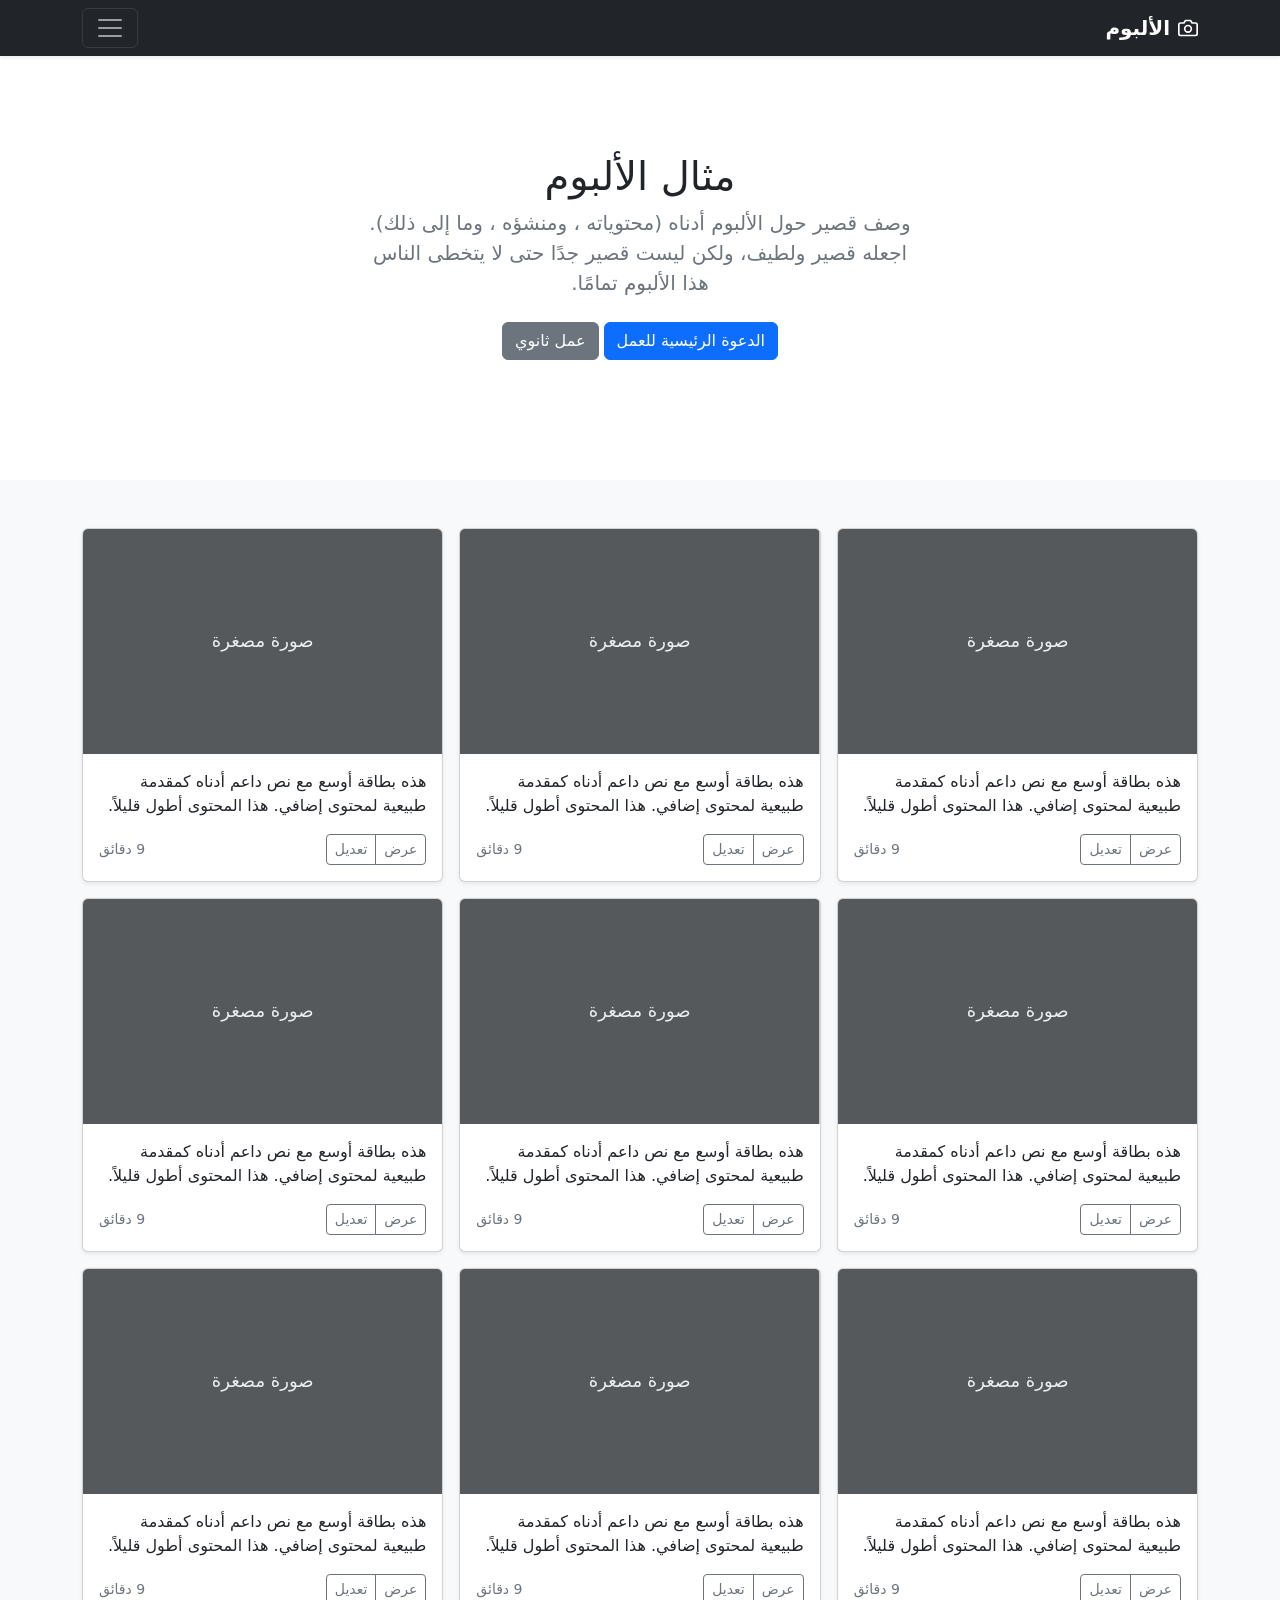
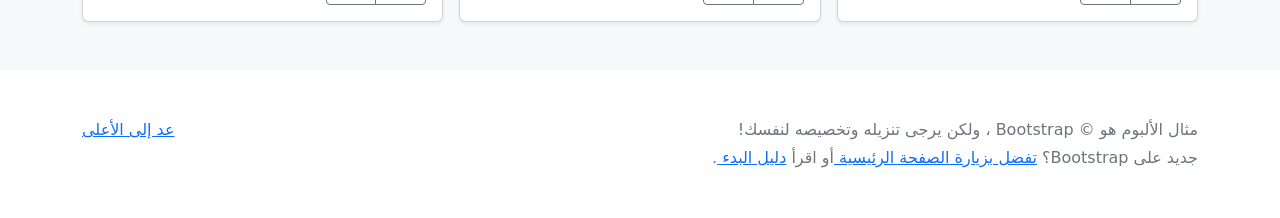
<file: bootstrap-5.2.1-examples/album-rtl/index.html>
<!doctype html>
<html lang="ar" dir="rtl">
  <head>
    <meta charset="utf-8">
    <meta name="viewport" content="width=device-width, initial-scale=1">
    <meta name="description" content="">
    <meta name="author" content="Mark Otto, Jacob Thornton, and Bootstrap contributors">
    <meta name="generator" content="Hugo 0.101.0">
    <title>مثال الألبوم · Bootstrap v5.2</title>

    <link rel="canonical" href="https://getbootstrap.com/docs/5.2/examples/album-rtl/">

    

    

<link href="../assets/dist/css/bootstrap.rtl.min.css" rel="stylesheet">

    <style>
      .bd-placeholder-img {
        font-size: 1.125rem;
        text-anchor: middle;
        -webkit-user-select: none;
        -moz-user-select: none;
        user-select: none;
      }

      @media (min-width: 768px) {
        .bd-placeholder-img-lg {
          font-size: 3.5rem;
        }
      }

      .b-example-divider {
        height: 3rem;
        background-color: rgba(0, 0, 0, .1);
        border: solid rgba(0, 0, 0, .15);
        border-width: 1px 0;
        box-shadow: inset 0 .5em 1.5em rgba(0, 0, 0, .1), inset 0 .125em .5em rgba(0, 0, 0, .15);
      }

      .b-example-vr {
        flex-shrink: 0;
        width: 1.5rem;
        height: 100vh;
      }

      .bi {
        vertical-align: -.125em;
        fill: currentColor;
      }

      .nav-scroller {
        position: relative;
        z-index: 2;
        height: 2.75rem;
        overflow-y: hidden;
      }

      .nav-scroller .nav {
        display: flex;
        flex-wrap: nowrap;
        padding-bottom: 1rem;
        margin-top: -1px;
        overflow-x: auto;
        text-align: center;
        white-space: nowrap;
        -webkit-overflow-scrolling: touch;
      }
    </style>

    
  </head>
  <body>
    
<header>
  <div class="collapse bg-dark" id="navbarHeader">
    <div class="container">
      <div class="row">
        <div class="col-sm-8 col-md-7 py-4">
          <h4 class="text-white">حول</h4>
          <p class="text-muted">أضف بعض المعلومات حول الألبوم، المؤلف، أو أي سياق خلفية آخر. اجعلها بضع جمل حتى يتمكن الزوار من التقاط بعض التلميحات المفيدة. ثم اربطها ببعض مواقع التواصل الاجتماعي أو معلومات الاتصال.</p>
        </div>
        <div class="col-sm-4 offset-md-1 py-4">
          <h4 class="text-white">تواصل معي</h4>
          <ul class="list-unstyled">
            <li><a href="#" class="text-white">تابعني على تويتر</a></li>
            <li><a href="#" class="text-white">شاركني الإعجاب في فيسبوك</a></li>
            <li><a href="#" class="text-white">راسلني على البريد الإلكتروني</a></li>
          </ul>
        </div>
      </div>
    </div>
  </div>
  <div class="navbar navbar-dark bg-dark shadow-sm">
    <div class="container">
      <a href="#" class="navbar-brand d-flex align-items-center">
        <svg xmlns="http://www.w3.org/2000/svg" width="20" height="20" fill="none" stroke="currentColor" stroke-linecap="round" stroke-linejoin="round" stroke-width="2" aria-hidden="true" class="me-2" viewBox="0 0 24 24"><path d="M23 19a2 2 0 0 1-2 2H3a2 2 0 0 1-2-2V8a2 2 0 0 1 2-2h4l2-3h6l2 3h4a2 2 0 0 1 2 2z"/><circle cx="12" cy="13" r="4"/></svg>
        <strong>الألبوم</strong>
      </a>
      <button class="navbar-toggler" type="button" data-bs-toggle="collapse" data-bs-target="#navbarHeader" aria-controls="navbarHeader" aria-expanded="false" aria-label="تبديل التنقل">
        <span class="navbar-toggler-icon"></span>
      </button>
    </div>
  </div>
</header>

<main>

  <section class="py-5 text-center container">
    <div class="row py-lg-5">
      <div class="col-lg-6 col-md-8 mx-auto">
        <h1 class="fw-light">مثال الألبوم</h1>
        <p class="lead text-muted">وصف قصير حول الألبوم أدناه (محتوياته ، ومنشؤه ، وما إلى ذلك). اجعله قصير ولطيف، ولكن ليست قصير جدًا حتى لا يتخطى الناس هذا الألبوم تمامًا.</p>
        <p>
          <a href="#" class="btn btn-primary my-2">الدعوة الرئيسية للعمل</a>
          <a href="#" class="btn btn-secondary my-2">عمل ثانوي</a>
        </p>
      </div>
    </div>
  </section>

  <div class="album py-5 bg-light">
    <div class="container">

      <div class="row row-cols-1 row-cols-sm-2 row-cols-md-3 g-3">
        <div class="col">
          <div class="card shadow-sm">
            <svg class="bd-placeholder-img card-img-top" width="100%" height="225" xmlns="http://www.w3.org/2000/svg" role="img" aria-label="Placeholder: صورة مصغرة" preserveAspectRatio="xMidYMid slice" focusable="false"><title>Placeholder</title><rect width="100%" height="100%" fill="#55595c"/><text x="50%" y="50%" fill="#eceeef" dy=".3em">صورة مصغرة</text></svg>

            <div class="card-body">
              <p class="card-text">هذه بطاقة أوسع مع نص داعم أدناه كمقدمة طبيعية لمحتوى إضافي. هذا المحتوى أطول قليلاً.</p>
              <div class="d-flex justify-content-between align-items-center">
                <div class="btn-group">
                  <button type="button" class="btn btn-sm btn-outline-secondary">عرض</button>
                  <button type="button" class="btn btn-sm btn-outline-secondary">تعديل</button>
                </div>
                <small class="text-muted">9 دقائق</small>
              </div>
            </div>
          </div>
        </div>
        <div class="col">
          <div class="card shadow-sm">
            <svg class="bd-placeholder-img card-img-top" width="100%" height="225" xmlns="http://www.w3.org/2000/svg" role="img" aria-label="Placeholder: صورة مصغرة" preserveAspectRatio="xMidYMid slice" focusable="false"><title>Placeholder</title><rect width="100%" height="100%" fill="#55595c"/><text x="50%" y="50%" fill="#eceeef" dy=".3em">صورة مصغرة</text></svg>

            <div class="card-body">
              <p class="card-text">هذه بطاقة أوسع مع نص داعم أدناه كمقدمة طبيعية لمحتوى إضافي. هذا المحتوى أطول قليلاً.</p>
              <div class="d-flex justify-content-between align-items-center">
                <div class="btn-group">
                  <button type="button" class="btn btn-sm btn-outline-secondary">عرض</button>
                  <button type="button" class="btn btn-sm btn-outline-secondary">تعديل</button>
                </div>
                <small class="text-muted">9 دقائق</small>
              </div>
            </div>
          </div>
        </div>
        <div class="col">
          <div class="card shadow-sm">
            <svg class="bd-placeholder-img card-img-top" width="100%" height="225" xmlns="http://www.w3.org/2000/svg" role="img" aria-label="Placeholder: صورة مصغرة" preserveAspectRatio="xMidYMid slice" focusable="false"><title>Placeholder</title><rect width="100%" height="100%" fill="#55595c"/><text x="50%" y="50%" fill="#eceeef" dy=".3em">صورة مصغرة</text></svg>

            <div class="card-body">
              <p class="card-text">هذه بطاقة أوسع مع نص داعم أدناه كمقدمة طبيعية لمحتوى إضافي. هذا المحتوى أطول قليلاً.</p>
              <div class="d-flex justify-content-between align-items-center">
                <div class="btn-group">
                  <button type="button" class="btn btn-sm btn-outline-secondary">عرض</button>
                  <button type="button" class="btn btn-sm btn-outline-secondary">تعديل</button>
                </div>
                <small class="text-muted">9 دقائق</small>
              </div>
            </div>
          </div>
        </div>

        <div class="col">
          <div class="card shadow-sm">
            <svg class="bd-placeholder-img card-img-top" width="100%" height="225" xmlns="http://www.w3.org/2000/svg" role="img" aria-label="Placeholder: صورة مصغرة" preserveAspectRatio="xMidYMid slice" focusable="false"><title>Placeholder</title><rect width="100%" height="100%" fill="#55595c"/><text x="50%" y="50%" fill="#eceeef" dy=".3em">صورة مصغرة</text></svg>

            <div class="card-body">
              <p class="card-text">هذه بطاقة أوسع مع نص داعم أدناه كمقدمة طبيعية لمحتوى إضافي. هذا المحتوى أطول قليلاً.</p>
              <div class="d-flex justify-content-between align-items-center">
                <div class="btn-group">
                  <button type="button" class="btn btn-sm btn-outline-secondary">عرض</button>
                  <button type="button" class="btn btn-sm btn-outline-secondary">تعديل</button>
                </div>
                <small class="text-muted">9 دقائق</small>
              </div>
            </div>
          </div>
        </div>
        <div class="col">
          <div class="card shadow-sm">
            <svg class="bd-placeholder-img card-img-top" width="100%" height="225" xmlns="http://www.w3.org/2000/svg" role="img" aria-label="Placeholder: صورة مصغرة" preserveAspectRatio="xMidYMid slice" focusable="false"><title>Placeholder</title><rect width="100%" height="100%" fill="#55595c"/><text x="50%" y="50%" fill="#eceeef" dy=".3em">صورة مصغرة</text></svg>

            <div class="card-body">
              <p class="card-text">هذه بطاقة أوسع مع نص داعم أدناه كمقدمة طبيعية لمحتوى إضافي. هذا المحتوى أطول قليلاً.</p>
              <div class="d-flex justify-content-between align-items-center">
                <div class="btn-group">
                  <button type="button" class="btn btn-sm btn-outline-secondary">عرض</button>
                  <button type="button" class="btn btn-sm btn-outline-secondary">تعديل</button>
                </div>
                <small class="text-muted">9 دقائق</small>
              </div>
            </div>
          </div>
        </div>
        <div class="col">
          <div class="card shadow-sm">
            <svg class="bd-placeholder-img card-img-top" width="100%" height="225" xmlns="http://www.w3.org/2000/svg" role="img" aria-label="Placeholder: صورة مصغرة" preserveAspectRatio="xMidYMid slice" focusable="false"><title>Placeholder</title><rect width="100%" height="100%" fill="#55595c"/><text x="50%" y="50%" fill="#eceeef" dy=".3em">صورة مصغرة</text></svg>

            <div class="card-body">
              <p class="card-text">هذه بطاقة أوسع مع نص داعم أدناه كمقدمة طبيعية لمحتوى إضافي. هذا المحتوى أطول قليلاً.</p>
              <div class="d-flex justify-content-between align-items-center">
                <div class="btn-group">
                  <button type="button" class="btn btn-sm btn-outline-secondary">عرض</button>
                  <button type="button" class="btn btn-sm btn-outline-secondary">تعديل</button>
                </div>
                <small class="text-muted">9 دقائق</small>
              </div>
            </div>
          </div>
        </div>

        <div class="col">
          <div class="card shadow-sm">
            <svg class="bd-placeholder-img card-img-top" width="100%" height="225" xmlns="http://www.w3.org/2000/svg" role="img" aria-label="Placeholder: صورة مصغرة" preserveAspectRatio="xMidYMid slice" focusable="false"><title>Placeholder</title><rect width="100%" height="100%" fill="#55595c"/><text x="50%" y="50%" fill="#eceeef" dy=".3em">صورة مصغرة</text></svg>

            <div class="card-body">
              <p class="card-text">هذه بطاقة أوسع مع نص داعم أدناه كمقدمة طبيعية لمحتوى إضافي. هذا المحتوى أطول قليلاً.</p>
              <div class="d-flex justify-content-between align-items-center">
                <div class="btn-group">
                  <button type="button" class="btn btn-sm btn-outline-secondary">عرض</button>
                  <button type="button" class="btn btn-sm btn-outline-secondary">تعديل</button>
                </div>
                <small class="text-muted">9 دقائق</small>
              </div>
            </div>
          </div>
        </div>
        <div class="col">
          <div class="card shadow-sm">
            <svg class="bd-placeholder-img card-img-top" width="100%" height="225" xmlns="http://www.w3.org/2000/svg" role="img" aria-label="Placeholder: صورة مصغرة" preserveAspectRatio="xMidYMid slice" focusable="false"><title>Placeholder</title><rect width="100%" height="100%" fill="#55595c"/><text x="50%" y="50%" fill="#eceeef" dy=".3em">صورة مصغرة</text></svg>

            <div class="card-body">
              <p class="card-text">هذه بطاقة أوسع مع نص داعم أدناه كمقدمة طبيعية لمحتوى إضافي. هذا المحتوى أطول قليلاً.</p>
              <div class="d-flex justify-content-between align-items-center">
                <div class="btn-group">
                  <button type="button" class="btn btn-sm btn-outline-secondary">عرض</button>
                  <button type="button" class="btn btn-sm btn-outline-secondary">تعديل</button>
                </div>
                <small class="text-muted">9 دقائق</small>
              </div>
            </div>
          </div>
        </div>
        <div class="col">
          <div class="card shadow-sm">
            <svg class="bd-placeholder-img card-img-top" width="100%" height="225" xmlns="http://www.w3.org/2000/svg" role="img" aria-label="Placeholder: صورة مصغرة" preserveAspectRatio="xMidYMid slice" focusable="false"><title>Placeholder</title><rect width="100%" height="100%" fill="#55595c"/><text x="50%" y="50%" fill="#eceeef" dy=".3em">صورة مصغرة</text></svg>

            <div class="card-body">
              <p class="card-text">هذه بطاقة أوسع مع نص داعم أدناه كمقدمة طبيعية لمحتوى إضافي. هذا المحتوى أطول قليلاً.</p>
              <div class="d-flex justify-content-between align-items-center">
                <div class="btn-group">
                  <button type="button" class="btn btn-sm btn-outline-secondary">عرض</button>
                  <button type="button" class="btn btn-sm btn-outline-secondary">تعديل</button>
                </div>
                <small class="text-muted">9 دقائق</small>
              </div>
            </div>
          </div>
        </div>
      </div>
    </div>
  </div>

</main>

<footer class="text-muted py-5">
  <div class="container">
    <p class="float-end mb-1">
      <a href="#">عد إلى الأعلى</a>
    </p>
    <p class="mb-1">مثال الألبوم هو © Bootstrap ، ولكن يرجى تنزيله وتخصيصه لنفسك!</p>
    <p class="mb-0">جديد على Bootstrap؟ <a href="/"> تفضل بزيارة الصفحة الرئيسية </a> أو اقرأ <a href="../getting-started/introduction/ "> دليل البدء </a>.</p>
  </div>
</footer>


    <script src="../assets/dist/js/bootstrap.bundle.min.js"></script>

      
  </body>
</html>
</file>
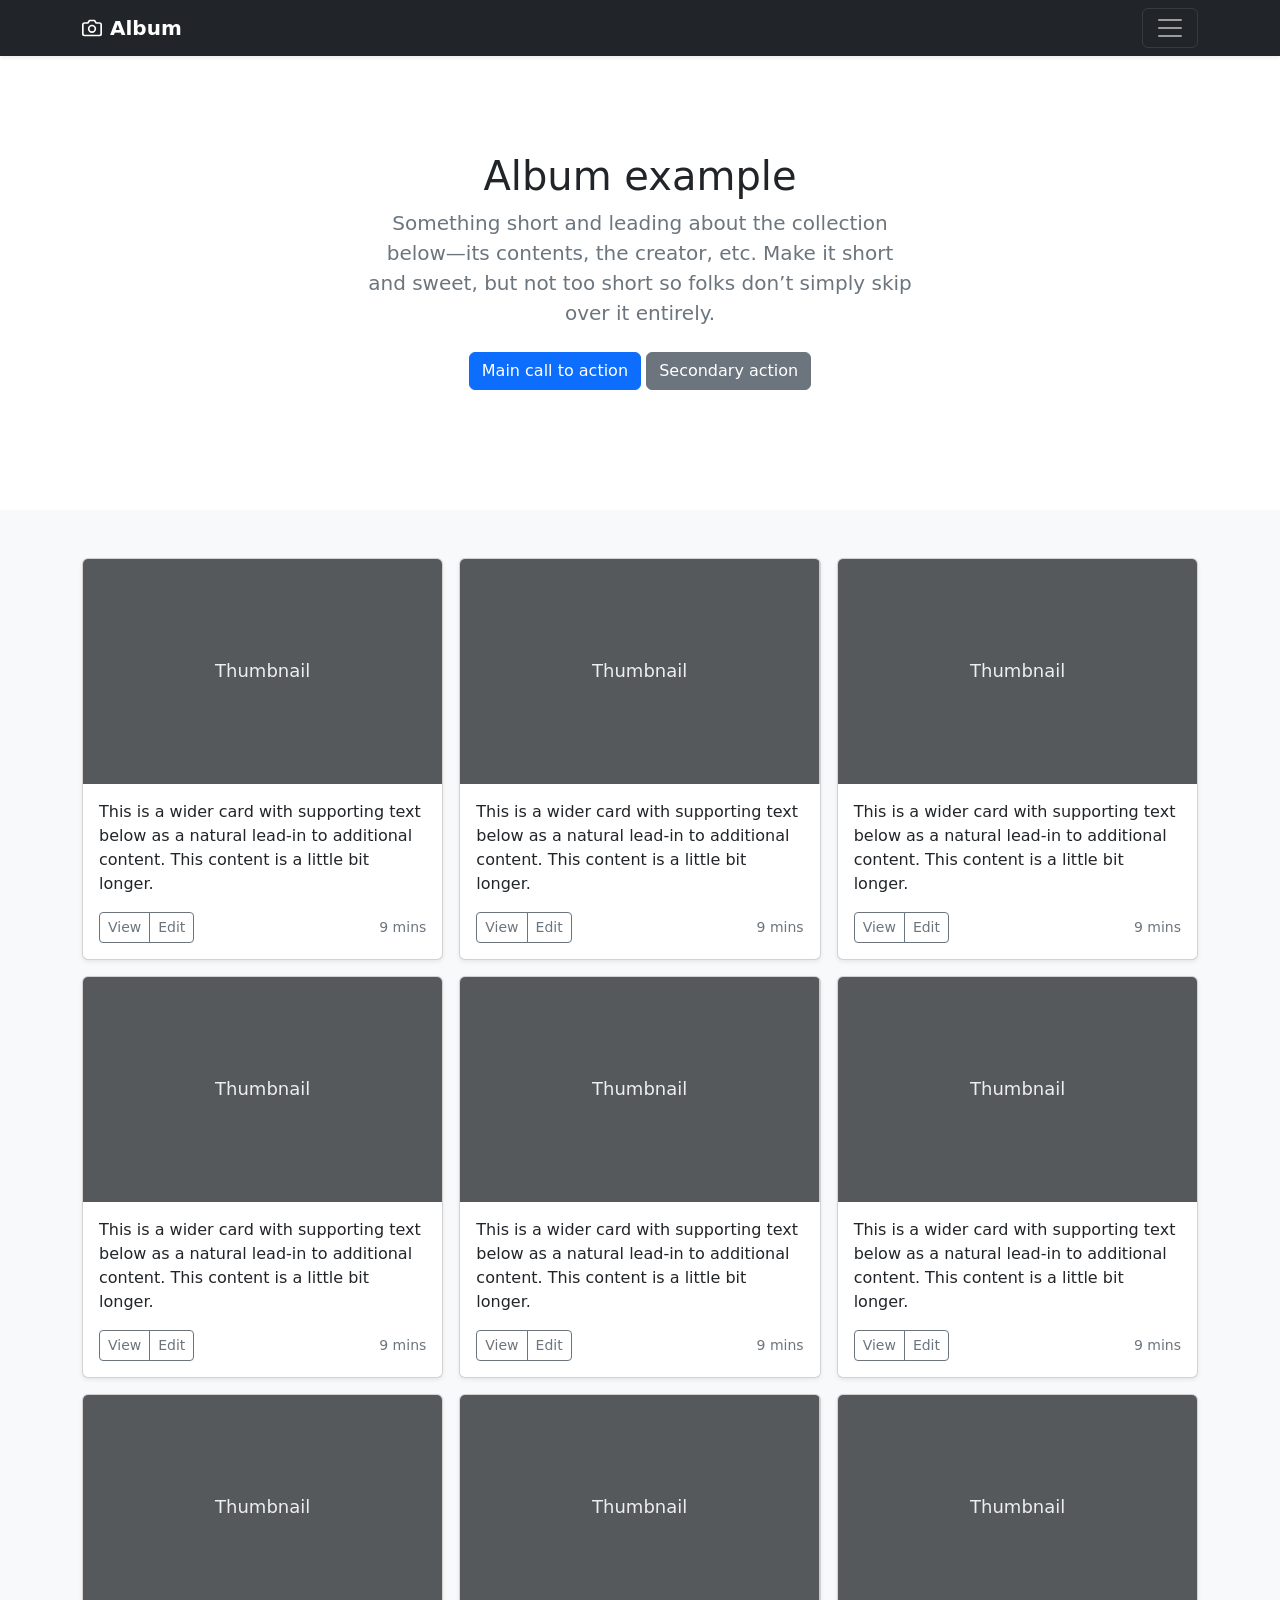
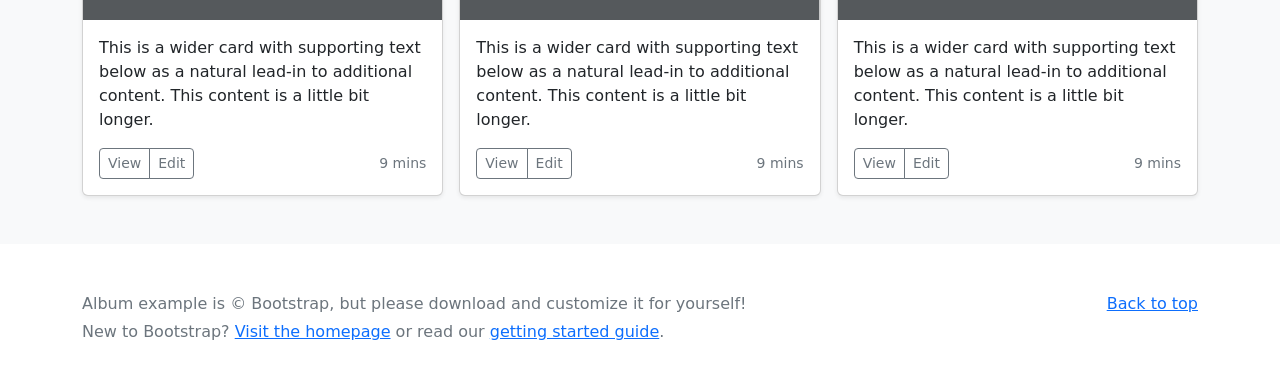
<file: bootstrap-5.2.1-examples/album/index.html>
<!doctype html>
<html lang="en">
  <head>
    <meta charset="utf-8">
    <meta name="viewport" content="width=device-width, initial-scale=1">
    <meta name="description" content="">
    <meta name="author" content="Mark Otto, Jacob Thornton, and Bootstrap contributors">
    <meta name="generator" content="Hugo 0.101.0">
    <title>Album example · Bootstrap v5.2</title>

    <link rel="canonical" href="https://getbootstrap.com/docs/5.2/examples/album/">

    

    

<link href="../assets/dist/css/bootstrap.min.css" rel="stylesheet">

    <style>
      .bd-placeholder-img {
        font-size: 1.125rem;
        text-anchor: middle;
        -webkit-user-select: none;
        -moz-user-select: none;
        user-select: none;
      }

      @media (min-width: 768px) {
        .bd-placeholder-img-lg {
          font-size: 3.5rem;
        }
      }

      .b-example-divider {
        height: 3rem;
        background-color: rgba(0, 0, 0, .1);
        border: solid rgba(0, 0, 0, .15);
        border-width: 1px 0;
        box-shadow: inset 0 .5em 1.5em rgba(0, 0, 0, .1), inset 0 .125em .5em rgba(0, 0, 0, .15);
      }

      .b-example-vr {
        flex-shrink: 0;
        width: 1.5rem;
        height: 100vh;
      }

      .bi {
        vertical-align: -.125em;
        fill: currentColor;
      }

      .nav-scroller {
        position: relative;
        z-index: 2;
        height: 2.75rem;
        overflow-y: hidden;
      }

      .nav-scroller .nav {
        display: flex;
        flex-wrap: nowrap;
        padding-bottom: 1rem;
        margin-top: -1px;
        overflow-x: auto;
        text-align: center;
        white-space: nowrap;
        -webkit-overflow-scrolling: touch;
      }
    </style>

    
  </head>
  <body>
    
<header>
  <div class="collapse bg-dark" id="navbarHeader">
    <div class="container">
      <div class="row">
        <div class="col-sm-8 col-md-7 py-4">
          <h4 class="text-white">About</h4>
          <p class="text-muted">Add some information about the album below, the author, or any other background context. Make it a few sentences long so folks can pick up some informative tidbits. Then, link them off to some social networking sites or contact information.</p>
        </div>
        <div class="col-sm-4 offset-md-1 py-4">
          <h4 class="text-white">Contact</h4>
          <ul class="list-unstyled">
            <li><a href="#" class="text-white">Follow on Twitter</a></li>
            <li><a href="#" class="text-white">Like on Facebook</a></li>
            <li><a href="#" class="text-white">Email me</a></li>
          </ul>
        </div>
      </div>
    </div>
  </div>
  <div class="navbar navbar-dark bg-dark shadow-sm">
    <div class="container">
      <a href="#" class="navbar-brand d-flex align-items-center">
        <svg xmlns="http://www.w3.org/2000/svg" width="20" height="20" fill="none" stroke="currentColor" stroke-linecap="round" stroke-linejoin="round" stroke-width="2" aria-hidden="true" class="me-2" viewBox="0 0 24 24"><path d="M23 19a2 2 0 0 1-2 2H3a2 2 0 0 1-2-2V8a2 2 0 0 1 2-2h4l2-3h6l2 3h4a2 2 0 0 1 2 2z"/><circle cx="12" cy="13" r="4"/></svg>
        <strong>Album</strong>
      </a>
      <button class="navbar-toggler" type="button" data-bs-toggle="collapse" data-bs-target="#navbarHeader" aria-controls="navbarHeader" aria-expanded="false" aria-label="Toggle navigation">
        <span class="navbar-toggler-icon"></span>
      </button>
    </div>
  </div>
</header>

<main>

  <section class="py-5 text-center container">
    <div class="row py-lg-5">
      <div class="col-lg-6 col-md-8 mx-auto">
        <h1 class="fw-light">Album example</h1>
        <p class="lead text-muted">Something short and leading about the collection below—its contents, the creator, etc. Make it short and sweet, but not too short so folks don’t simply skip over it entirely.</p>
        <p>
          <a href="#" class="btn btn-primary my-2">Main call to action</a>
          <a href="#" class="btn btn-secondary my-2">Secondary action</a>
        </p>
      </div>
    </div>
  </section>

  <div class="album py-5 bg-light">
    <div class="container">

      <div class="row row-cols-1 row-cols-sm-2 row-cols-md-3 g-3">
        <div class="col">
          <div class="card shadow-sm">
            <svg class="bd-placeholder-img card-img-top" width="100%" height="225" xmlns="http://www.w3.org/2000/svg" role="img" aria-label="Placeholder: Thumbnail" preserveAspectRatio="xMidYMid slice" focusable="false"><title>Placeholder</title><rect width="100%" height="100%" fill="#55595c"/><text x="50%" y="50%" fill="#eceeef" dy=".3em">Thumbnail</text></svg>

            <div class="card-body">
              <p class="card-text">This is a wider card with supporting text below as a natural lead-in to additional content. This content is a little bit longer.</p>
              <div class="d-flex justify-content-between align-items-center">
                <div class="btn-group">
                  <button type="button" class="btn btn-sm btn-outline-secondary">View</button>
                  <button type="button" class="btn btn-sm btn-outline-secondary">Edit</button>
                </div>
                <small class="text-muted">9 mins</small>
              </div>
            </div>
          </div>
        </div>
        <div class="col">
          <div class="card shadow-sm">
            <svg class="bd-placeholder-img card-img-top" width="100%" height="225" xmlns="http://www.w3.org/2000/svg" role="img" aria-label="Placeholder: Thumbnail" preserveAspectRatio="xMidYMid slice" focusable="false"><title>Placeholder</title><rect width="100%" height="100%" fill="#55595c"/><text x="50%" y="50%" fill="#eceeef" dy=".3em">Thumbnail</text></svg>

            <div class="card-body">
              <p class="card-text">This is a wider card with supporting text below as a natural lead-in to additional content. This content is a little bit longer.</p>
              <div class="d-flex justify-content-between align-items-center">
                <div class="btn-group">
                  <button type="button" class="btn btn-sm btn-outline-secondary">View</button>
                  <button type="button" class="btn btn-sm btn-outline-secondary">Edit</button>
                </div>
                <small class="text-muted">9 mins</small>
              </div>
            </div>
          </div>
        </div>
        <div class="col">
          <div class="card shadow-sm">
            <svg class="bd-placeholder-img card-img-top" width="100%" height="225" xmlns="http://www.w3.org/2000/svg" role="img" aria-label="Placeholder: Thumbnail" preserveAspectRatio="xMidYMid slice" focusable="false"><title>Placeholder</title><rect width="100%" height="100%" fill="#55595c"/><text x="50%" y="50%" fill="#eceeef" dy=".3em">Thumbnail</text></svg>

            <div class="card-body">
              <p class="card-text">This is a wider card with supporting text below as a natural lead-in to additional content. This content is a little bit longer.</p>
              <div class="d-flex justify-content-between align-items-center">
                <div class="btn-group">
                  <button type="button" class="btn btn-sm btn-outline-secondary">View</button>
                  <button type="button" class="btn btn-sm btn-outline-secondary">Edit</button>
                </div>
                <small class="text-muted">9 mins</small>
              </div>
            </div>
          </div>
        </div>

        <div class="col">
          <div class="card shadow-sm">
            <svg class="bd-placeholder-img card-img-top" width="100%" height="225" xmlns="http://www.w3.org/2000/svg" role="img" aria-label="Placeholder: Thumbnail" preserveAspectRatio="xMidYMid slice" focusable="false"><title>Placeholder</title><rect width="100%" height="100%" fill="#55595c"/><text x="50%" y="50%" fill="#eceeef" dy=".3em">Thumbnail</text></svg>

            <div class="card-body">
              <p class="card-text">This is a wider card with supporting text below as a natural lead-in to additional content. This content is a little bit longer.</p>
              <div class="d-flex justify-content-between align-items-center">
                <div class="btn-group">
                  <button type="button" class="btn btn-sm btn-outline-secondary">View</button>
                  <button type="button" class="btn btn-sm btn-outline-secondary">Edit</button>
                </div>
                <small class="text-muted">9 mins</small>
              </div>
            </div>
          </div>
        </div>
        <div class="col">
          <div class="card shadow-sm">
            <svg class="bd-placeholder-img card-img-top" width="100%" height="225" xmlns="http://www.w3.org/2000/svg" role="img" aria-label="Placeholder: Thumbnail" preserveAspectRatio="xMidYMid slice" focusable="false"><title>Placeholder</title><rect width="100%" height="100%" fill="#55595c"/><text x="50%" y="50%" fill="#eceeef" dy=".3em">Thumbnail</text></svg>

            <div class="card-body">
              <p class="card-text">This is a wider card with supporting text below as a natural lead-in to additional content. This content is a little bit longer.</p>
              <div class="d-flex justify-content-between align-items-center">
                <div class="btn-group">
                  <button type="button" class="btn btn-sm btn-outline-secondary">View</button>
                  <button type="button" class="btn btn-sm btn-outline-secondary">Edit</button>
                </div>
                <small class="text-muted">9 mins</small>
              </div>
            </div>
          </div>
        </div>
        <div class="col">
          <div class="card shadow-sm">
            <svg class="bd-placeholder-img card-img-top" width="100%" height="225" xmlns="http://www.w3.org/2000/svg" role="img" aria-label="Placeholder: Thumbnail" preserveAspectRatio="xMidYMid slice" focusable="false"><title>Placeholder</title><rect width="100%" height="100%" fill="#55595c"/><text x="50%" y="50%" fill="#eceeef" dy=".3em">Thumbnail</text></svg>

            <div class="card-body">
              <p class="card-text">This is a wider card with supporting text below as a natural lead-in to additional content. This content is a little bit longer.</p>
              <div class="d-flex justify-content-between align-items-center">
                <div class="btn-group">
                  <button type="button" class="btn btn-sm btn-outline-secondary">View</button>
                  <button type="button" class="btn btn-sm btn-outline-secondary">Edit</button>
                </div>
                <small class="text-muted">9 mins</small>
              </div>
            </div>
          </div>
        </div>

        <div class="col">
          <div class="card shadow-sm">
            <svg class="bd-placeholder-img card-img-top" width="100%" height="225" xmlns="http://www.w3.org/2000/svg" role="img" aria-label="Placeholder: Thumbnail" preserveAspectRatio="xMidYMid slice" focusable="false"><title>Placeholder</title><rect width="100%" height="100%" fill="#55595c"/><text x="50%" y="50%" fill="#eceeef" dy=".3em">Thumbnail</text></svg>

            <div class="card-body">
              <p class="card-text">This is a wider card with supporting text below as a natural lead-in to additional content. This content is a little bit longer.</p>
              <div class="d-flex justify-content-between align-items-center">
                <div class="btn-group">
                  <button type="button" class="btn btn-sm btn-outline-secondary">View</button>
                  <button type="button" class="btn btn-sm btn-outline-secondary">Edit</button>
                </div>
                <small class="text-muted">9 mins</small>
              </div>
            </div>
          </div>
        </div>
        <div class="col">
          <div class="card shadow-sm">
            <svg class="bd-placeholder-img card-img-top" width="100%" height="225" xmlns="http://www.w3.org/2000/svg" role="img" aria-label="Placeholder: Thumbnail" preserveAspectRatio="xMidYMid slice" focusable="false"><title>Placeholder</title><rect width="100%" height="100%" fill="#55595c"/><text x="50%" y="50%" fill="#eceeef" dy=".3em">Thumbnail</text></svg>

            <div class="card-body">
              <p class="card-text">This is a wider card with supporting text below as a natural lead-in to additional content. This content is a little bit longer.</p>
              <div class="d-flex justify-content-between align-items-center">
                <div class="btn-group">
                  <button type="button" class="btn btn-sm btn-outline-secondary">View</button>
                  <button type="button" class="btn btn-sm btn-outline-secondary">Edit</button>
                </div>
                <small class="text-muted">9 mins</small>
              </div>
            </div>
          </div>
        </div>
        <div class="col">
          <div class="card shadow-sm">
            <svg class="bd-placeholder-img card-img-top" width="100%" height="225" xmlns="http://www.w3.org/2000/svg" role="img" aria-label="Placeholder: Thumbnail" preserveAspectRatio="xMidYMid slice" focusable="false"><title>Placeholder</title><rect width="100%" height="100%" fill="#55595c"/><text x="50%" y="50%" fill="#eceeef" dy=".3em">Thumbnail</text></svg>

            <div class="card-body">
              <p class="card-text">This is a wider card with supporting text below as a natural lead-in to additional content. This content is a little bit longer.</p>
              <div class="d-flex justify-content-between align-items-center">
                <div class="btn-group">
                  <button type="button" class="btn btn-sm btn-outline-secondary">View</button>
                  <button type="button" class="btn btn-sm btn-outline-secondary">Edit</button>
                </div>
                <small class="text-muted">9 mins</small>
              </div>
            </div>
          </div>
        </div>
      </div>
    </div>
  </div>

</main>

<footer class="text-muted py-5">
  <div class="container">
    <p class="float-end mb-1">
      <a href="#">Back to top</a>
    </p>
    <p class="mb-1">Album example is &copy; Bootstrap, but please download and customize it for yourself!</p>
    <p class="mb-0">New to Bootstrap? <a href="/">Visit the homepage</a> or read our <a href="../getting-started/introduction/">getting started guide</a>.</p>
  </div>
</footer>


    <script src="../assets/dist/js/bootstrap.bundle.min.js"></script>

      
  </body>
</html>
</file>
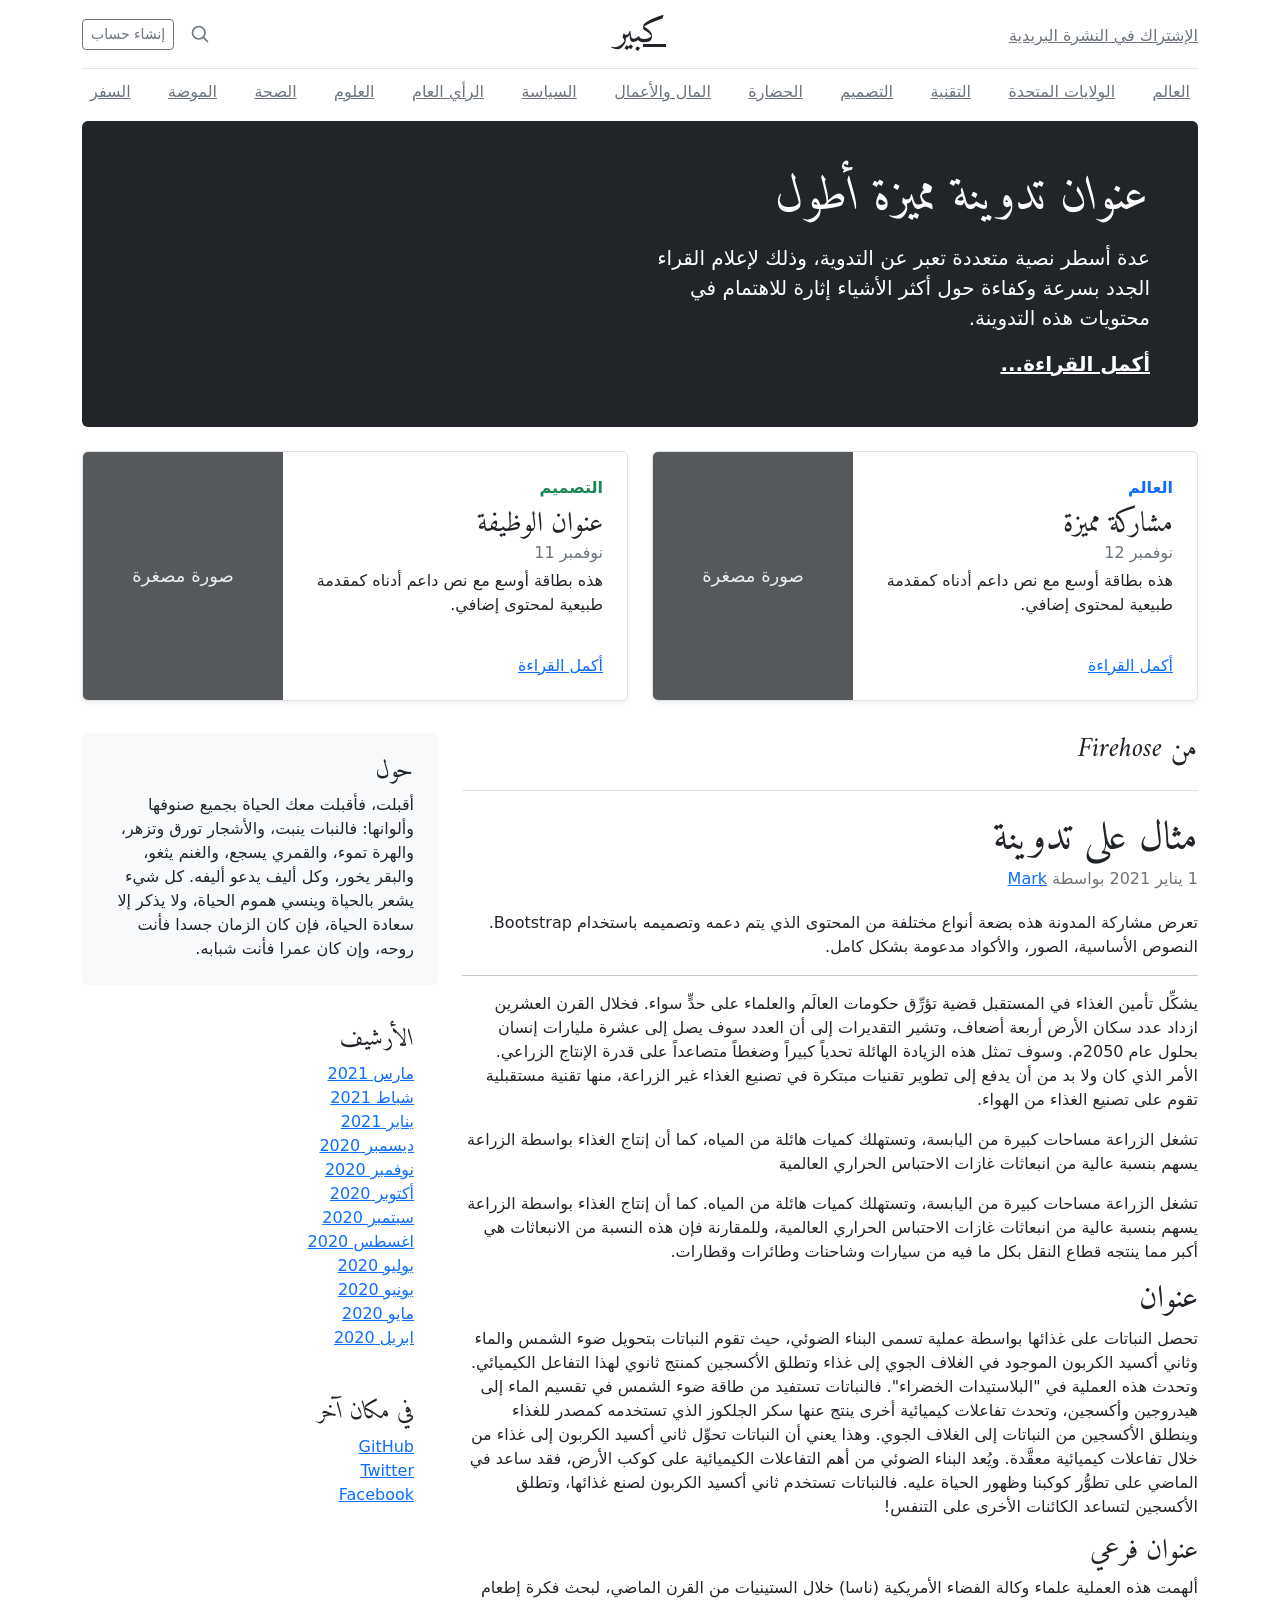
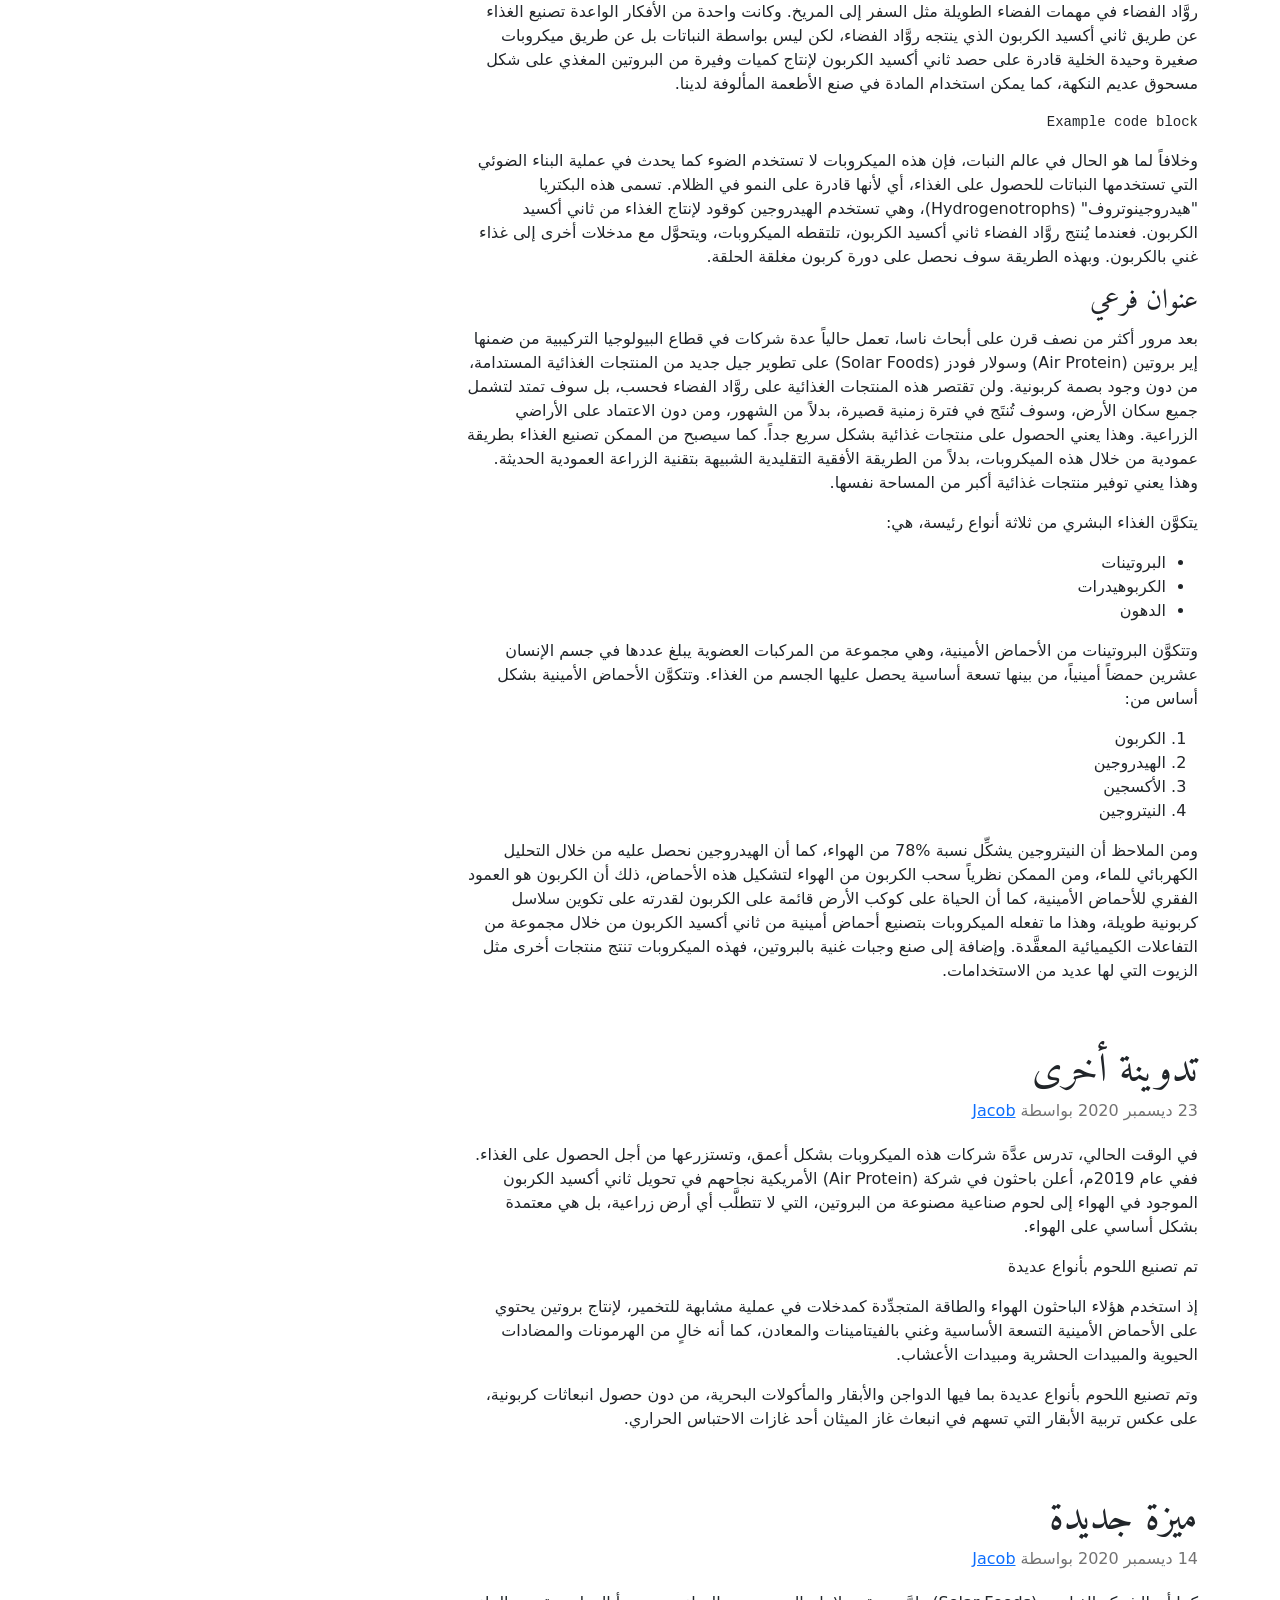
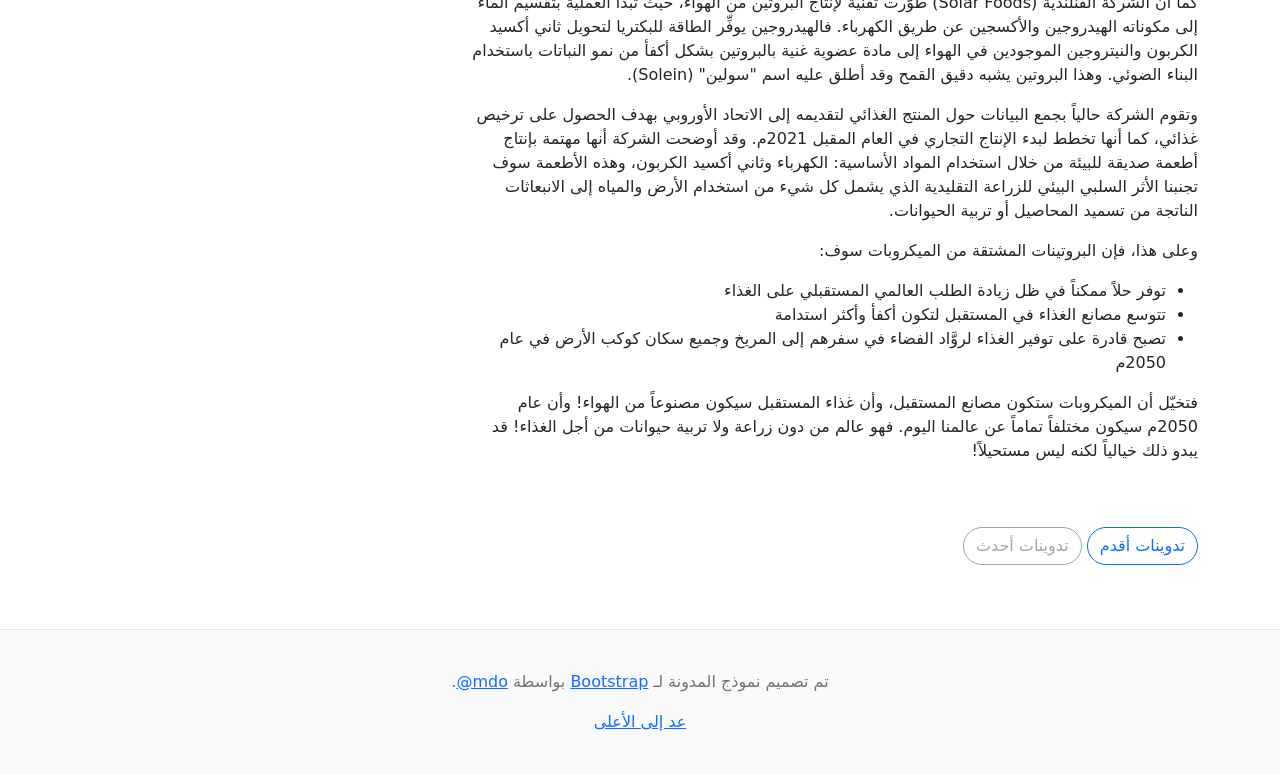
<file: bootstrap-5.2.1-examples/blog-rtl/index.html>
<!doctype html>
<html lang="ar" dir="rtl">
  <head>
    <meta charset="utf-8">
    <meta name="viewport" content="width=device-width, initial-scale=1">
    <meta name="description" content="">
    <meta name="author" content="Mark Otto, Jacob Thornton, and Bootstrap contributors">
    <meta name="generator" content="Hugo 0.101.0">
    <title>قالب المدونة · Bootstrap v5.2</title>

    <link rel="canonical" href="https://getbootstrap.com/docs/5.2/examples/blog-rtl/">

    

    

<link href="../assets/dist/css/bootstrap.rtl.min.css" rel="stylesheet">

    <style>
      .bd-placeholder-img {
        font-size: 1.125rem;
        text-anchor: middle;
        -webkit-user-select: none;
        -moz-user-select: none;
        user-select: none;
      }

      @media (min-width: 768px) {
        .bd-placeholder-img-lg {
          font-size: 3.5rem;
        }
      }

      .b-example-divider {
        height: 3rem;
        background-color: rgba(0, 0, 0, .1);
        border: solid rgba(0, 0, 0, .15);
        border-width: 1px 0;
        box-shadow: inset 0 .5em 1.5em rgba(0, 0, 0, .1), inset 0 .125em .5em rgba(0, 0, 0, .15);
      }

      .b-example-vr {
        flex-shrink: 0;
        width: 1.5rem;
        height: 100vh;
      }

      .bi {
        vertical-align: -.125em;
        fill: currentColor;
      }

      .nav-scroller {
        position: relative;
        z-index: 2;
        height: 2.75rem;
        overflow-y: hidden;
      }

      .nav-scroller .nav {
        display: flex;
        flex-wrap: nowrap;
        padding-bottom: 1rem;
        margin-top: -1px;
        overflow-x: auto;
        text-align: center;
        white-space: nowrap;
        -webkit-overflow-scrolling: touch;
      }
    </style>

    
    <!-- Custom styles for this template -->
    <link href="https://fonts.googleapis.com/css?family=Amiri:wght@400;700&amp;display=swap" rel="stylesheet">
    <!-- Custom styles for this template -->
    <link href="../blog/blog.rtl.css" rel="stylesheet">
  </head>
  <body>
    
<div class="container">
  <header class="blog-header lh-1 py-3">
    <div class="row flex-nowrap justify-content-between align-items-center">
      <div class="col-4 pt-1">
        <a class="link-secondary" href="#">الإشتراك في النشرة البريدية</a>
      </div>
      <div class="col-4 text-center">
        <a class="blog-header-logo text-dark" href="#">كبير</a>
      </div>
      <div class="col-4 d-flex justify-content-end align-items-center">
        <a class="link-secondary" href="#" aria-label="بحث">
          <svg xmlns="http://www.w3.org/2000/svg" width="20" height="20" fill="none" stroke="currentColor" stroke-linecap="round" stroke-linejoin="round" stroke-width="2" class="mx-3" role="img" viewBox="0 0 24 24"><title>بحث</title><circle cx="10.5" cy="10.5" r="7.5"/><path d="M21 21l-5.2-5.2"/></svg>
        </a>
        <a class="btn btn-sm btn-outline-secondary" href="#">إنشاء حساب</a>
      </div>
    </div>
  </header>

  <div class="nav-scroller py-1 mb-2">
    <nav class="nav d-flex justify-content-between">
      <a class="p-2 link-secondary" href="#">العالم</a>
      <a class="p-2 link-secondary" href="#">الولايات المتحدة</a>
      <a class="p-2 link-secondary" href="#">التقنية</a>
      <a class="p-2 link-secondary" href="#">التصميم</a>
      <a class="p-2 link-secondary" href="#">الحضارة</a>
      <a class="p-2 link-secondary" href="#">المال والأعمال</a>
      <a class="p-2 link-secondary" href="#">السياسة</a>
      <a class="p-2 link-secondary" href="#">الرأي العام</a>
      <a class="p-2 link-secondary" href="#">العلوم</a>
      <a class="p-2 link-secondary" href="#">الصحة</a>
      <a class="p-2 link-secondary" href="#">الموضة</a>
      <a class="p-2 link-secondary" href="#">السفر</a>
    </nav>
  </div>
</div>

<main class="container">
  <div class="p-4 p-md-5 mb-4 rounded text-bg-dark">
    <div class="col-md-6 px-0">
      <h1 class="display-4 fst-italic">عنوان تدوينة مميزة أطول</h1>
      <p class="lead my-3">عدة أسطر نصية متعددة تعبر عن التدوية، وذلك لإعلام القراء الجدد بسرعة وكفاءة حول أكثر الأشياء إثارة للاهتمام في محتويات هذه التدوينة.</p>
      <p class="lead mb-0"><a href="#" class="text-white fw-bold">أكمل القراءة...</a></p>
    </div>
  </div>

  <div class="row mb-2">
    <div class="col-md-6">
      <div class="row g-0 border rounded overflow-hidden flex-md-row mb-4 shadow-sm h-md-250 position-relative">
        <div class="col p-4 d-flex flex-column position-static">
          <strong class="d-inline-block mb-2 text-primary">العالم</strong>
          <h3 class="mb-0">مشاركة مميزة</h3>
          <div class="mb-1 text-muted">نوفمبر 12</div>
          <p class="card-text mb-auto">هذه بطاقة أوسع مع نص داعم أدناه كمقدمة طبيعية لمحتوى إضافي.</p>
          <a href="#" class="stretched-link">أكمل القراءة</a>
        </div>
        <div class="col-auto d-none d-lg-block">
          <svg class="bd-placeholder-img" width="200" height="250" xmlns="http://www.w3.org/2000/svg" role="img" aria-label="Placeholder: صورة مصغرة" preserveAspectRatio="xMidYMid slice" focusable="false"><title>Placeholder</title><rect width="100%" height="100%" fill="#55595c"/><text x="50%" y="50%" fill="#eceeef" dy=".3em">صورة مصغرة</text></svg>

        </div>
      </div>
    </div>
    <div class="col-md-6">
      <div class="row g-0 border rounded overflow-hidden flex-md-row mb-4 shadow-sm h-md-250 position-relative">
        <div class="col p-4 d-flex flex-column position-static">
          <strong class="d-inline-block mb-2 text-success">التصميم</strong>
          <h3 class="mb-0">عنوان الوظيفة</h3>
          <div class="mb-1 text-muted">نوفمبر 11</div>
          <p class="mb-auto">هذه بطاقة أوسع مع نص داعم أدناه كمقدمة طبيعية لمحتوى إضافي.</p>
          <a href="#" class="stretched-link">أكمل القراءة</a>
        </div>
        <div class="col-auto d-none d-lg-block">
          <svg class="bd-placeholder-img" width="200" height="250" xmlns="http://www.w3.org/2000/svg" role="img" aria-label="Placeholder: صورة مصغرة" preserveAspectRatio="xMidYMid slice" focusable="false"><title>Placeholder</title><rect width="100%" height="100%" fill="#55595c"/><text x="50%" y="50%" fill="#eceeef" dy=".3em">صورة مصغرة</text></svg>

        </div>
      </div>
    </div>
  </div>

  <div class="row">
    <div class="col-md-8">
      <h3 class="pb-4 mb-4 fst-italic border-bottom">
        من Firehose
      </h3>

      <article class="blog-post">
        <h2 class="blog-post-title mb-1">مثال على تدوينة</h2>
        <p class="blog-post-meta">1 يناير 2021 بواسطة <a href="#"> Mark </a></p>

        <p>تعرض مشاركة المدونة هذه بضعة أنواع مختلفة من المحتوى الذي يتم دعمه وتصميمه باستخدام Bootstrap. النصوص الأساسية، الصور، والأكواد مدعومة بشكل كامل.</p>
        <hr>
        <p>يشكِّل تأمين الغذاء في المستقبل قضية تؤرِّق حكومات العالَم والعلماء على حدٍّ سواء. فخلال القرن العشرين ازداد عدد سكان الأرض أربعة أضعاف، وتشير التقديرات إلى أن العدد سوف يصل إلى عشرة مليارات إنسان بحلول عام 2050م. وسوف تمثل هذه الزيادة الهائلة تحدياً كبيراً وضغطاً متصاعداً على قدرة الإنتاج الزراعي. الأمر الذي كان ولا بد من أن يدفع إلى تطوير تقنيات مبتكرة في تصنيع الغذاء غير الزراعة، منها تقنية مستقبلية تقوم على تصنيع الغذاء من الهواء.</p>
        <blockquote>
          <p>تشغل الزراعة مساحات كبيرة من اليابسة، وتستهلك كميات هائلة من المياه، كما أن إنتاج الغذاء بواسطة الزراعة يسهم بنسبة عالية من انبعاثات غازات الاحتباس الحراري العالمية</p>
        </blockquote>
        <p>تشغل الزراعة مساحات كبيرة من اليابسة، وتستهلك كميات هائلة من المياه. كما أن إنتاج الغذاء بواسطة الزراعة يسهم بنسبة عالية من انبعاثات غازات الاحتباس الحراري العالمية، وللمقارنة فإن هذه النسبة من الانبعاثات هي أكبر مما ينتجه قطاع النقل بكل ما فيه من سيارات وشاحنات وطائرات وقطارات.</p>
        <h2>عنوان</h2>
        <p>تحصل النباتات على غذائها بواسطة عملية تسمى البناء الضوئي، حيث تقوم النباتات بتحويل ضوء الشمس والماء وثاني أكسيد الكربون الموجود في الغلاف الجوي إلى غذاء وتطلق الأكسجين كمنتج ثانوي لهذا التفاعل الكيميائي. وتحدث هذه العملية في "البلاستيدات الخضراء". فالنباتات تستفيد من طاقة ضوء الشمس في تقسيم الماء إلى هيدروجين وأكسجين، وتحدث تفاعلات كيميائية أخرى ينتج عنها سكر الجلكوز الذي تستخدمه كمصدر للغذاء وينطلق الأكسجين من النباتات إلى الغلاف الجوي. وهذا يعني أن النباتات تحوِّل ثاني أكسيد الكربون إلى غذاء من خلال تفاعلات كيميائية معقَّدة. ويُعد البناء الضوئي من أهم التفاعلات الكيميائية على كوكب الأرض، فقد ساعد في الماضي على تطوُّر كوكبنا وظهور الحياة عليه. فالنباتات تستخدم ثاني أكسيد الكربون لصنع غذائها، وتطلق الأكسجين لتساعد الكائنات الأخرى على التنفس!</p>
        <h3>عنوان فرعي</h3>
        <p>ألهمت هذه العملية علماء وكالة الفضاء الأمريكية (ناسا) خلال الستينيات من القرن الماضي، لبحث فكرة إطعام روَّاد الفضاء في مهمات الفضاء الطويلة مثل السفر إلى المريخ. وكانت واحدة من الأفكار الواعدة تصنيع الغذاء عن طريق ثاني أكسيد الكربون الذي ينتجه روَّاد الفضاء، لكن ليس بواسطة النباتات بل عن طريق ميكروبات صغيرة وحيدة الخلية قادرة على حصد ثاني أكسيد الكربون لإنتاج كميات وفيرة من البروتين المغذي على شكل مسحوق عديم النكهة، كما يمكن استخدام المادة في صنع الأطعمة المألوفة لدينا.</p>
        <pre><code>Example code block</code></pre>
        <p>وخلافاً لما هو الحال في عالم النبات، فإن هذه الميكروبات لا تستخدم الضوء كما يحدث في عملية البناء الضوئي التي تستخدمها النباتات للحصول على الغذاء، أي لأنها قادرة على النمو في الظلام. تسمى هذه البكتريا "هيدروجينوتروف" (Hydrogenotrophs)، وهي تستخدم الهيدروجين كوقود لإنتاج الغذاء من ثاني أكسيد الكربون. فعندما يُنتج روَّاد الفضاء ثاني أكسيد الكربون، تلتقطه الميكروبات، ويتحوَّل مع مدخلات أخرى إلى غذاء غني بالكربون. وبهذه الطريقة سوف نحصل على دورة كربون مغلقة الحلقة.</p>
        <h3>عنوان فرعي</h3>
        <p>بعد مرور أكثر من نصف قرن على أبحاث ناسا، تعمل حالياً عدة شركات في قطاع البيولوجيا التركيبية من ضمنها إير بروتين (Air Protein) وسولار فودز (Solar Foods) على تطوير جيل جديد من المنتجات الغذائية المستدامة، من دون وجود بصمة كربونية. ولن تقتصر هذه المنتجات الغذائية على روَّاد الفضاء فحسب، بل سوف تمتد لتشمل جميع سكان الأرض، وسوف تُنتَج في فترة زمنية قصيرة، بدلاً من الشهور، ومن دون الاعتماد على الأراضي الزراعية. وهذا يعني الحصول على منتجات غذائية بشكل سريع جداً. كما سيصبح من الممكن تصنيع الغذاء بطريقة عمودية من خلال هذه الميكروبات، بدلاً من الطريقة الأفقية التقليدية الشبيهة بتقنية الزراعة العمودية الحديثة. وهذا يعني توفير منتجات غذائية أكبر من المساحة نفسها.</p>
        <p>يتكوَّن الغذاء البشري من ثلاثة أنواع رئيسة، هي:</p>
        <ul>
          <li>البروتينات</li>
          <li>الكربوهيدرات</li>
          <li>الدهون</li>
        </ul>
        <p>وتتكوَّن البروتينات من الأحماض الأمينية، وهي مجموعة من المركبات العضوية يبلغ عددها في جسم الإنسان عشرين حمضاً أمينياً، من بينها تسعة أساسية يحصل عليها الجسم من الغذاء. وتتكوَّن الأحماض الأمينية بشكل أساس من:</p>
        <ol>
          <li>الكربون</li>
          <li>الهيدروجين</li>
          <li>الأكسجين</li>
          <li>النيتروجين</li>
        </ol>
        <p>ومن الملاحظ أن النيتروجين يشكِّل نسبة %78 من الهواء، كما أن الهيدروجين نحصل عليه من خلال التحليل الكهربائي للماء، ومن الممكن نظرياً سحب الكربون من الهواء لتشكيل هذه الأحماض، ذلك أن الكربون هو العمود الفقري للأحماض الأمينية، كما أن الحياة على كوكب الأرض قائمة على الكربون لقدرته على تكوين سلاسل كربونية طويلة، وهذا ما تفعله الميكروبات بتصنيع أحماض أمينية من ثاني أكسيد الكربون من خلال مجموعة من التفاعلات الكيميائية المعقَّدة. وإضافة إلى صنع وجبات غنية بالبروتين، فهذه الميكروبات تنتج منتجات أخرى مثل الزيوت التي لها عديد من الاستخدامات.</p>
      </article>

      <article class="blog-post">
        <h2 class="blog-post-title mb-1">تدوينة أخرى</h2>
        <p class="blog-post-meta">23 ديسمبر 2020 بواسطة <a href="#">Jacob</a></p>

        <p>في الوقت الحالي، تدرس عدَّة شركات هذه الميكروبات بشكل أعمق، وتستزرعها من أجل الحصول على الغذاء. ففي عام 2019م، أعلن باحثون في شركة (Air Protein) الأمريكية نجاحهم في تحويل ثاني أكسيد الكربون الموجود في الهواء إلى لحوم صناعية مصنوعة من البروتين، التي لا تتطلَّب أي أرض زراعية، بل هي معتمدة بشكل أساسي على الهواء.</p>
        <blockquote>
          <p>تم تصنيع اللحوم بأنواع عديدة</p>
        </blockquote>
        <p>إذ استخدم هؤلاء الباحثون الهواء والطاقة المتجدِّدة كمدخلات في عملية مشابهة للتخمير، لإنتاج بروتين يحتوي على الأحماض الأمينية التسعة الأساسية وغني بالفيتامينات والمعادن، كما أنه خالٍ من الهرمونات والمضادات الحيوية والمبيدات الحشرية ومبيدات الأعشاب.</p>
        <p> وتم تصنيع اللحوم بأنواع عديدة بما فيها الدواجن والأبقار والمأكولات البحرية، من دون حصول انبعاثات كربونية، على عكس تربية الأبقار التي تسهم في انبعاث غاز الميثان أحد غازات الاحتباس الحراري.</p>
      </article>

      <article class="blog-post">
        <h2 class="blog-post-title mb-1">ميزة جديدة</h2>
        <p class="blog-post-meta">14 ديسمبر 2020 بواسطة <a href="#">Jacob</a></p>

        <p>كما أن الشركة الفنلندية (Solar Foods) طوَّرت تقنية لإنتاج البروتين من الهواء، حيث تبدأ العملية بتقسيم الماء إلى مكوناته الهيدروجين والأكسجين عن طريق الكهرباء. فالهيدروجين يوفِّر الطاقة للبكتريا لتحويل ثاني أكسيد الكربون والنيتروجين الموجودين في الهواء إلى مادة عضوية غنية بالبروتين بشكل أكفأ من نمو النباتات باستخدام البناء الضوئي. وهذا البروتين يشبه دقيق القمح وقد أطلق عليه اسم "سولين" (Solein).</p>
        <p>وتقوم الشركة حالياً بجمع البيانات حول المنتج الغذائي لتقديمه إلى الاتحاد الأوروبي بهدف الحصول على ترخيص غذائي، كما أنها تخطط لبدء الإنتاج التجاري في العام المقبل 2021م. وقد أوضحت الشركة أنها مهتمة بإنتاج أطعمة صديقة للبيئة من خلال استخدام المواد الأساسية: الكهرباء وثاني أكسيد الكربون، وهذه الأطعمة سوف تجنبنا الأثر السلبي البيئي للزراعة التقليدية الذي يشمل كل شيء من استخدام الأرض والمياه إلى الانبعاثات الناتجة من تسميد المحاصيل أو تربية الحيوانات.</p>
        <p>وعلى هذا، فإن البروتينات المشتقة من الميكروبات سوف:</p>
        <ul>
          <li>توفر حلاً ممكناً في ظل زيادة الطلب العالمي المستقبلي على الغذاء</li>
          <li>تتوسع مصانع الغذاء في المستقبل لتكون أكفأ وأكثر استدامة</li>
          <li>تصبح قادرة على توفير الغذاء لروَّاد الفضاء في سفرهم إلى المريخ وجميع سكان كوكب الأرض في عام 2050م</li>
        </ul>
        <p>فتخيّل أن الميكروبات ستكون مصانع المستقبل، وأن غذاء المستقبل سيكون مصنوعاً من الهواء! وأن عام 2050م سيكون مختلفاً تماماً عن عالمنا اليوم. فهو عالم من دون زراعة ولا تربية حيوانات من أجل الغذاء! قد يبدو ذلك خيالياً لكنه ليس مستحيلاً!</p>
      </article>

      <nav class="blog-pagination" aria-label="Pagination">
        <a class="btn btn-outline-primary rounded-pill" href="#">تدوينات أقدم</a>
        <a class="btn btn-outline-secondary rounded-pill disabled">تدوينات أحدث</a>
      </nav>

    </div>

    <div class="col-md-4">
      <div class="position-sticky" style="top: 2rem;">
        <div class="p-4 mb-3 bg-light rounded">
          <h4 class="fst-italic">حول</h4>
          <p class="mb-0">أقبلت، فأقبلت معك الحياة بجميع صنوفها وألوانها: فالنبات ينبت، والأشجار تورق وتزهر، والهرة تموء، والقمري يسجع، والغنم يثغو، والبقر يخور، وكل أليف يدعو أليفه. كل شيء يشعر بالحياة وينسي هموم الحياة، ولا يذكر إلا سعادة الحياة، فإن كان الزمان جسدا فأنت روحه، وإن كان عمرا فأنت شبابه.</p>
        </div>

        <div class="p-4">
          <h4 class="fst-italic">الأرشيف</h4>
          <ol class="list-unstyled mb-0">
            <li><a href="#">مارس 2021</a></li>
            <li><a href="#">شباط 2021</a></li>
            <li><a href="#">يناير 2021</a></li>
            <li><a href="#">ديسمبر 2020</a></li>
            <li><a href="#">نوفمبر 2020</a></li>
            <li><a href="#">أكتوبر 2020</a></li>
            <li><a href="#">سبتمبر 2020</a></li>
            <li><a href="#">اغسطس 2020</a></li>
            <li><a href="#">يوليو 2020</a></li>
            <li><a href="#">يونيو 2020</a></li>
            <li><a href="#">مايو 2020</a></li>
            <li><a href="#">ابريل 2020</a></li>
          </ol>
        </div>

        <div class="p-4">
          <h4 class="fst-italic">في مكان آخر</h4>
          <ol class="list-unstyled">
            <li><a href="#">GitHub</a></li>
            <li><a href="#">Twitter</a></li>
            <li><a href="#">Facebook</a></li>
          </ol>
        </div>
      </div>
    </div>
  </div>

</main>

<footer class="blog-footer">
  <p>تم تصميم نموذج المدونة لـ <a href="https://getbootstrap.com/">Bootstrap</a> بواسطة <a href="https://twitter.com/mdo"><bdi lang="en" dir="ltr">@mdo</bdi></a>.</p>
  <p>
    <a href="#">عد إلى الأعلى</a>
  </p>
</footer>


    
  </body>
</html>
</file>
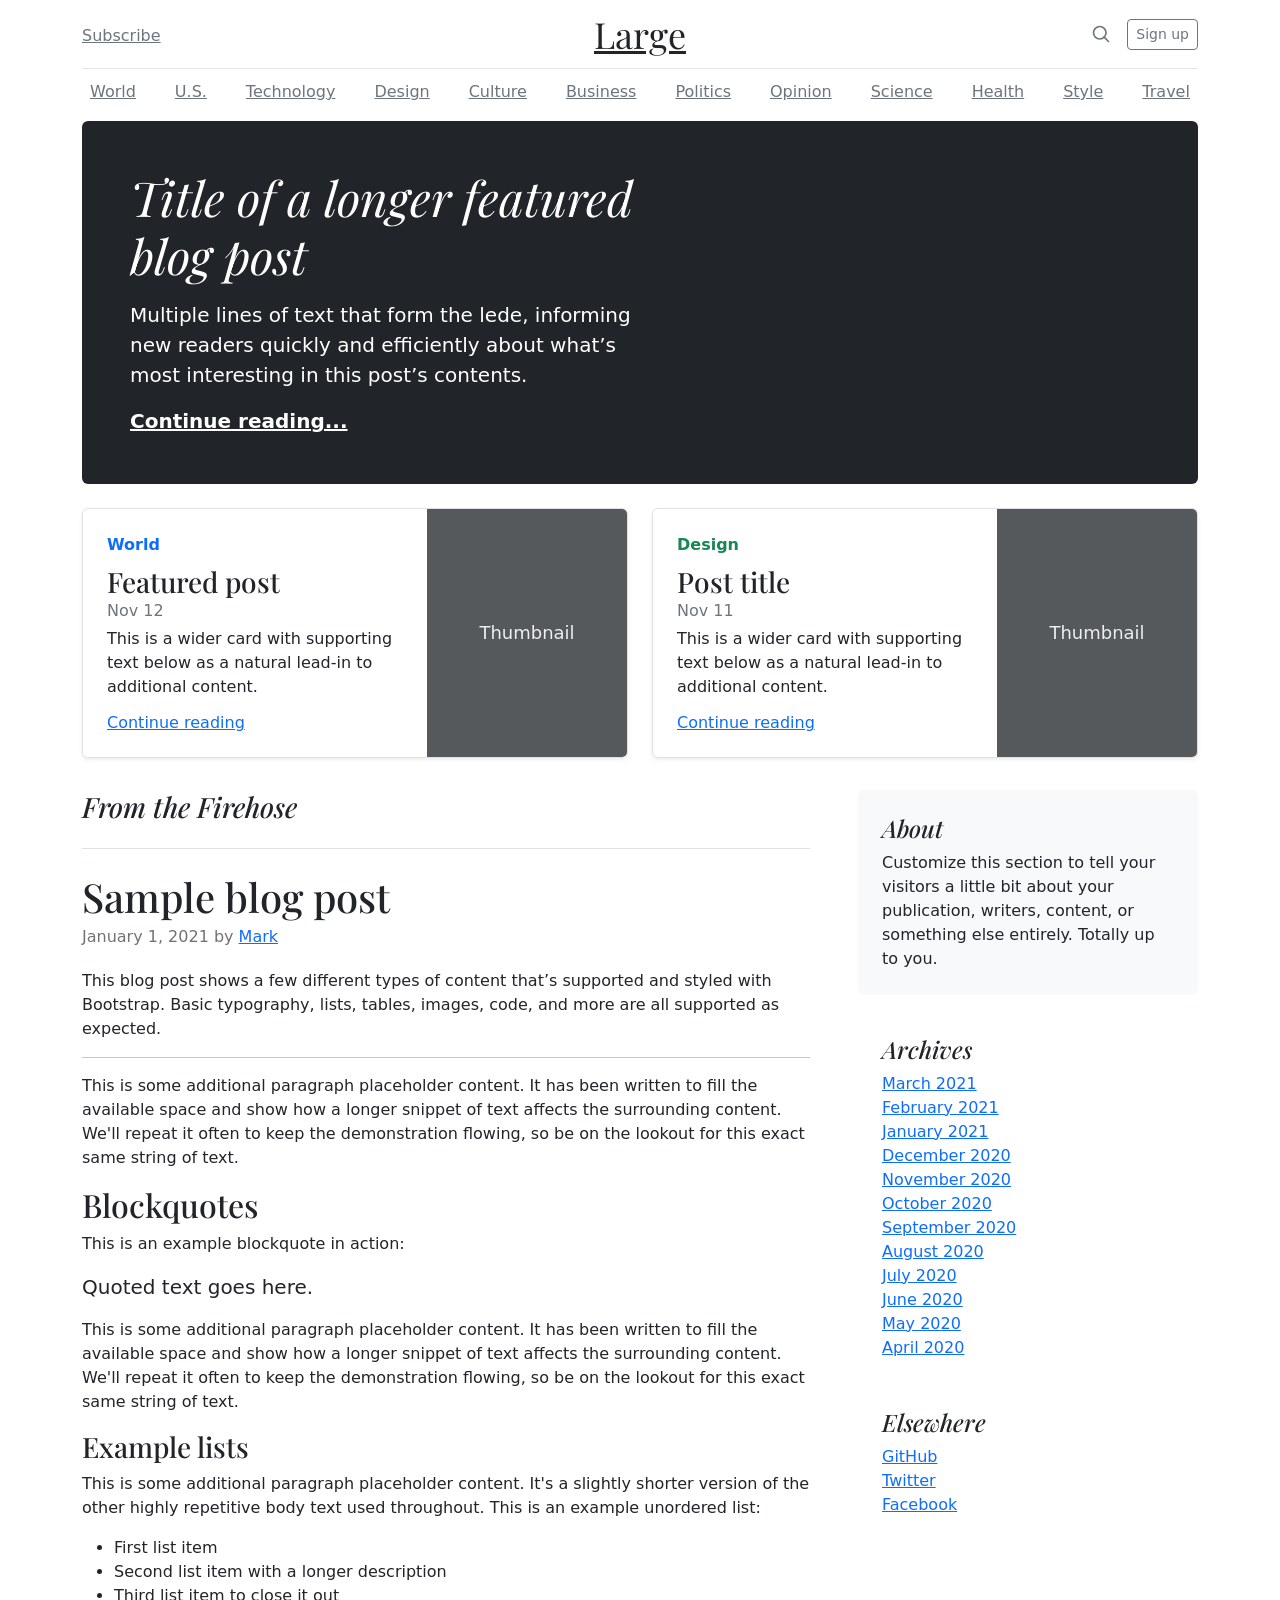
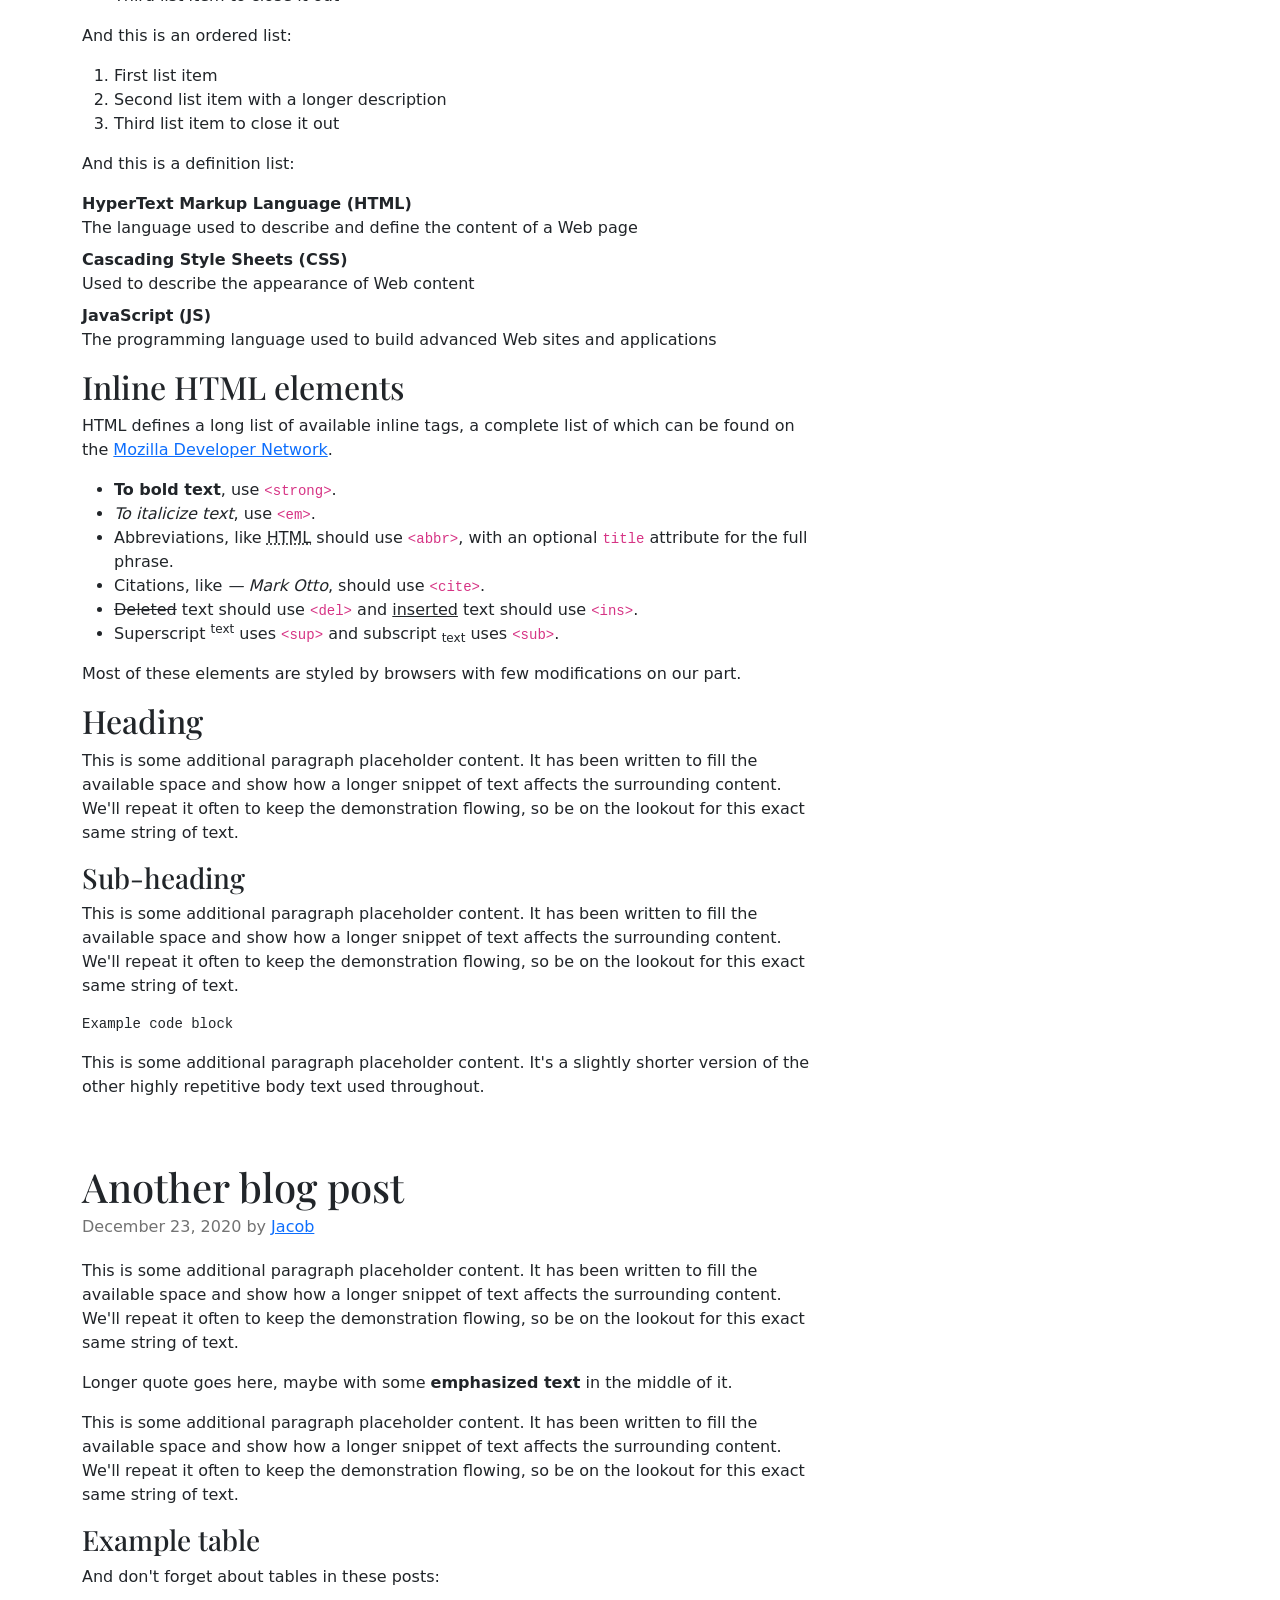
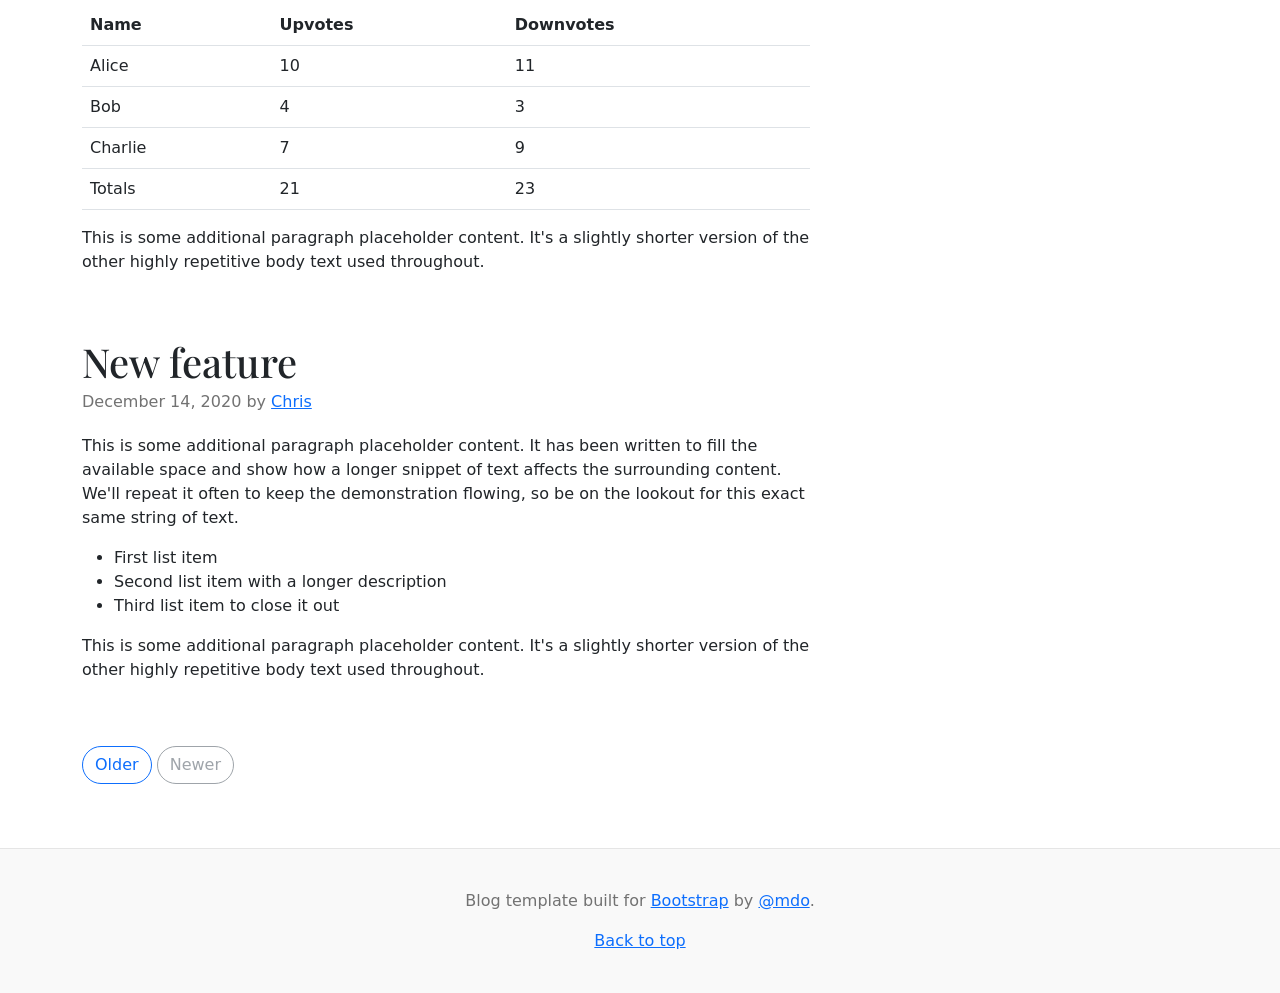
<file: bootstrap-5.2.1-examples/blog/index.html>
<!doctype html>
<html lang="en">
  <head>
    <meta charset="utf-8">
    <meta name="viewport" content="width=device-width, initial-scale=1">
    <meta name="description" content="">
    <meta name="author" content="Mark Otto, Jacob Thornton, and Bootstrap contributors">
    <meta name="generator" content="Hugo 0.101.0">
    <title>Blog Template · Bootstrap v5.2</title>

    <link rel="canonical" href="https://getbootstrap.com/docs/5.2/examples/blog/">

    

    

<link href="../assets/dist/css/bootstrap.min.css" rel="stylesheet">

    <style>
      .bd-placeholder-img {
        font-size: 1.125rem;
        text-anchor: middle;
        -webkit-user-select: none;
        -moz-user-select: none;
        user-select: none;
      }

      @media (min-width: 768px) {
        .bd-placeholder-img-lg {
          font-size: 3.5rem;
        }
      }

      .b-example-divider {
        height: 3rem;
        background-color: rgba(0, 0, 0, .1);
        border: solid rgba(0, 0, 0, .15);
        border-width: 1px 0;
        box-shadow: inset 0 .5em 1.5em rgba(0, 0, 0, .1), inset 0 .125em .5em rgba(0, 0, 0, .15);
      }

      .b-example-vr {
        flex-shrink: 0;
        width: 1.5rem;
        height: 100vh;
      }

      .bi {
        vertical-align: -.125em;
        fill: currentColor;
      }

      .nav-scroller {
        position: relative;
        z-index: 2;
        height: 2.75rem;
        overflow-y: hidden;
      }

      .nav-scroller .nav {
        display: flex;
        flex-wrap: nowrap;
        padding-bottom: 1rem;
        margin-top: -1px;
        overflow-x: auto;
        text-align: center;
        white-space: nowrap;
        -webkit-overflow-scrolling: touch;
      }
    </style>

    
    <!-- Custom styles for this template -->
    <link href="https://fonts.googleapis.com/css?family=Playfair&#43;Display:700,900&amp;display=swap" rel="stylesheet">
    <!-- Custom styles for this template -->
    <link href="blog.css" rel="stylesheet">
  </head>
  <body>
    
<div class="container">
  <header class="blog-header lh-1 py-3">
    <div class="row flex-nowrap justify-content-between align-items-center">
      <div class="col-4 pt-1">
        <a class="link-secondary" href="#">Subscribe</a>
      </div>
      <div class="col-4 text-center">
        <a class="blog-header-logo text-dark" href="#">Large</a>
      </div>
      <div class="col-4 d-flex justify-content-end align-items-center">
        <a class="link-secondary" href="#" aria-label="Search">
          <svg xmlns="http://www.w3.org/2000/svg" width="20" height="20" fill="none" stroke="currentColor" stroke-linecap="round" stroke-linejoin="round" stroke-width="2" class="mx-3" role="img" viewBox="0 0 24 24"><title>Search</title><circle cx="10.5" cy="10.5" r="7.5"/><path d="M21 21l-5.2-5.2"/></svg>
        </a>
        <a class="btn btn-sm btn-outline-secondary" href="#">Sign up</a>
      </div>
    </div>
  </header>

  <div class="nav-scroller py-1 mb-2">
    <nav class="nav d-flex justify-content-between">
      <a class="p-2 link-secondary" href="#">World</a>
      <a class="p-2 link-secondary" href="#">U.S.</a>
      <a class="p-2 link-secondary" href="#">Technology</a>
      <a class="p-2 link-secondary" href="#">Design</a>
      <a class="p-2 link-secondary" href="#">Culture</a>
      <a class="p-2 link-secondary" href="#">Business</a>
      <a class="p-2 link-secondary" href="#">Politics</a>
      <a class="p-2 link-secondary" href="#">Opinion</a>
      <a class="p-2 link-secondary" href="#">Science</a>
      <a class="p-2 link-secondary" href="#">Health</a>
      <a class="p-2 link-secondary" href="#">Style</a>
      <a class="p-2 link-secondary" href="#">Travel</a>
    </nav>
  </div>
</div>

<main class="container">
  <div class="p-4 p-md-5 mb-4 rounded text-bg-dark">
    <div class="col-md-6 px-0">
      <h1 class="display-4 fst-italic">Title of a longer featured blog post</h1>
      <p class="lead my-3">Multiple lines of text that form the lede, informing new readers quickly and efficiently about what’s most interesting in this post’s contents.</p>
      <p class="lead mb-0"><a href="#" class="text-white fw-bold">Continue reading...</a></p>
    </div>
  </div>

  <div class="row mb-2">
    <div class="col-md-6">
      <div class="row g-0 border rounded overflow-hidden flex-md-row mb-4 shadow-sm h-md-250 position-relative">
        <div class="col p-4 d-flex flex-column position-static">
          <strong class="d-inline-block mb-2 text-primary">World</strong>
          <h3 class="mb-0">Featured post</h3>
          <div class="mb-1 text-muted">Nov 12</div>
          <p class="card-text mb-auto">This is a wider card with supporting text below as a natural lead-in to additional content.</p>
          <a href="#" class="stretched-link">Continue reading</a>
        </div>
        <div class="col-auto d-none d-lg-block">
          <svg class="bd-placeholder-img" width="200" height="250" xmlns="http://www.w3.org/2000/svg" role="img" aria-label="Placeholder: Thumbnail" preserveAspectRatio="xMidYMid slice" focusable="false"><title>Placeholder</title><rect width="100%" height="100%" fill="#55595c"/><text x="50%" y="50%" fill="#eceeef" dy=".3em">Thumbnail</text></svg>

        </div>
      </div>
    </div>
    <div class="col-md-6">
      <div class="row g-0 border rounded overflow-hidden flex-md-row mb-4 shadow-sm h-md-250 position-relative">
        <div class="col p-4 d-flex flex-column position-static">
          <strong class="d-inline-block mb-2 text-success">Design</strong>
          <h3 class="mb-0">Post title</h3>
          <div class="mb-1 text-muted">Nov 11</div>
          <p class="mb-auto">This is a wider card with supporting text below as a natural lead-in to additional content.</p>
          <a href="#" class="stretched-link">Continue reading</a>
        </div>
        <div class="col-auto d-none d-lg-block">
          <svg class="bd-placeholder-img" width="200" height="250" xmlns="http://www.w3.org/2000/svg" role="img" aria-label="Placeholder: Thumbnail" preserveAspectRatio="xMidYMid slice" focusable="false"><title>Placeholder</title><rect width="100%" height="100%" fill="#55595c"/><text x="50%" y="50%" fill="#eceeef" dy=".3em">Thumbnail</text></svg>

        </div>
      </div>
    </div>
  </div>

  <div class="row g-5">
    <div class="col-md-8">
      <h3 class="pb-4 mb-4 fst-italic border-bottom">
        From the Firehose
      </h3>

      <article class="blog-post">
        <h2 class="blog-post-title mb-1">Sample blog post</h2>
        <p class="blog-post-meta">January 1, 2021 by <a href="#">Mark</a></p>

        <p>This blog post shows a few different types of content that’s supported and styled with Bootstrap. Basic typography, lists, tables, images, code, and more are all supported as expected.</p>
        <hr>
        <p>This is some additional paragraph placeholder content. It has been written to fill the available space and show how a longer snippet of text affects the surrounding content. We'll repeat it often to keep the demonstration flowing, so be on the lookout for this exact same string of text.</p>
        <h2>Blockquotes</h2>
        <p>This is an example blockquote in action:</p>
        <blockquote class="blockquote">
          <p>Quoted text goes here.</p>
        </blockquote>
        <p>This is some additional paragraph placeholder content. It has been written to fill the available space and show how a longer snippet of text affects the surrounding content. We'll repeat it often to keep the demonstration flowing, so be on the lookout for this exact same string of text.</p>
        <h3>Example lists</h3>
        <p>This is some additional paragraph placeholder content. It's a slightly shorter version of the other highly repetitive body text used throughout. This is an example unordered list:</p>
        <ul>
          <li>First list item</li>
          <li>Second list item with a longer description</li>
          <li>Third list item to close it out</li>
        </ul>
        <p>And this is an ordered list:</p>
        <ol>
          <li>First list item</li>
          <li>Second list item with a longer description</li>
          <li>Third list item to close it out</li>
        </ol>
        <p>And this is a definition list:</p>
        <dl>
          <dt>HyperText Markup Language (HTML)</dt>
          <dd>The language used to describe and define the content of a Web page</dd>
          <dt>Cascading Style Sheets (CSS)</dt>
          <dd>Used to describe the appearance of Web content</dd>
          <dt>JavaScript (JS)</dt>
          <dd>The programming language used to build advanced Web sites and applications</dd>
        </dl>
        <h2>Inline HTML elements</h2>
        <p>HTML defines a long list of available inline tags, a complete list of which can be found on the <a href="https://developer.mozilla.org/en-US/docs/Web/HTML/Element">Mozilla Developer Network</a>.</p>
        <ul>
          <li><strong>To bold text</strong>, use <code class="language-plaintext highlighter-rouge">&lt;strong&gt;</code>.</li>
          <li><em>To italicize text</em>, use <code class="language-plaintext highlighter-rouge">&lt;em&gt;</code>.</li>
          <li>Abbreviations, like <abbr title="HyperText Markup Language">HTML</abbr> should use <code class="language-plaintext highlighter-rouge">&lt;abbr&gt;</code>, with an optional <code class="language-plaintext highlighter-rouge">title</code> attribute for the full phrase.</li>
          <li>Citations, like <cite>— Mark Otto</cite>, should use <code class="language-plaintext highlighter-rouge">&lt;cite&gt;</code>.</li>
          <li><del>Deleted</del> text should use <code class="language-plaintext highlighter-rouge">&lt;del&gt;</code> and <ins>inserted</ins> text should use <code class="language-plaintext highlighter-rouge">&lt;ins&gt;</code>.</li>
          <li>Superscript <sup>text</sup> uses <code class="language-plaintext highlighter-rouge">&lt;sup&gt;</code> and subscript <sub>text</sub> uses <code class="language-plaintext highlighter-rouge">&lt;sub&gt;</code>.</li>
        </ul>
        <p>Most of these elements are styled by browsers with few modifications on our part.</p>
        <h2>Heading</h2>
        <p>This is some additional paragraph placeholder content. It has been written to fill the available space and show how a longer snippet of text affects the surrounding content. We'll repeat it often to keep the demonstration flowing, so be on the lookout for this exact same string of text.</p>
        <h3>Sub-heading</h3>
        <p>This is some additional paragraph placeholder content. It has been written to fill the available space and show how a longer snippet of text affects the surrounding content. We'll repeat it often to keep the demonstration flowing, so be on the lookout for this exact same string of text.</p>
        <pre><code>Example code block</code></pre>
        <p>This is some additional paragraph placeholder content. It's a slightly shorter version of the other highly repetitive body text used throughout.</p>
      </article>

      <article class="blog-post">
        <h2 class="blog-post-title mb-1">Another blog post</h2>
        <p class="blog-post-meta">December 23, 2020 by <a href="#">Jacob</a></p>

        <p>This is some additional paragraph placeholder content. It has been written to fill the available space and show how a longer snippet of text affects the surrounding content. We'll repeat it often to keep the demonstration flowing, so be on the lookout for this exact same string of text.</p>
        <blockquote>
          <p>Longer quote goes here, maybe with some <strong>emphasized text</strong> in the middle of it.</p>
        </blockquote>
        <p>This is some additional paragraph placeholder content. It has been written to fill the available space and show how a longer snippet of text affects the surrounding content. We'll repeat it often to keep the demonstration flowing, so be on the lookout for this exact same string of text.</p>
        <h3>Example table</h3>
        <p>And don't forget about tables in these posts:</p>
        <table class="table">
          <thead>
            <tr>
              <th>Name</th>
              <th>Upvotes</th>
              <th>Downvotes</th>
            </tr>
          </thead>
          <tbody>
            <tr>
              <td>Alice</td>
              <td>10</td>
              <td>11</td>
            </tr>
            <tr>
              <td>Bob</td>
              <td>4</td>
              <td>3</td>
            </tr>
            <tr>
              <td>Charlie</td>
              <td>7</td>
              <td>9</td>
            </tr>
          </tbody>
          <tfoot>
            <tr>
              <td>Totals</td>
              <td>21</td>
              <td>23</td>
            </tr>
          </tfoot>
        </table>

        <p>This is some additional paragraph placeholder content. It's a slightly shorter version of the other highly repetitive body text used throughout.</p>
      </article>

      <article class="blog-post">
        <h2 class="blog-post-title mb-1">New feature</h2>
        <p class="blog-post-meta">December 14, 2020 by <a href="#">Chris</a></p>

        <p>This is some additional paragraph placeholder content. It has been written to fill the available space and show how a longer snippet of text affects the surrounding content. We'll repeat it often to keep the demonstration flowing, so be on the lookout for this exact same string of text.</p>
        <ul>
          <li>First list item</li>
          <li>Second list item with a longer description</li>
          <li>Third list item to close it out</li>
        </ul>
        <p>This is some additional paragraph placeholder content. It's a slightly shorter version of the other highly repetitive body text used throughout.</p>
      </article>

      <nav class="blog-pagination" aria-label="Pagination">
        <a class="btn btn-outline-primary rounded-pill" href="#">Older</a>
        <a class="btn btn-outline-secondary rounded-pill disabled">Newer</a>
      </nav>

    </div>

    <div class="col-md-4">
      <div class="position-sticky" style="top: 2rem;">
        <div class="p-4 mb-3 bg-light rounded">
          <h4 class="fst-italic">About</h4>
          <p class="mb-0">Customize this section to tell your visitors a little bit about your publication, writers, content, or something else entirely. Totally up to you.</p>
        </div>

        <div class="p-4">
          <h4 class="fst-italic">Archives</h4>
          <ol class="list-unstyled mb-0">
            <li><a href="#">March 2021</a></li>
            <li><a href="#">February 2021</a></li>
            <li><a href="#">January 2021</a></li>
            <li><a href="#">December 2020</a></li>
            <li><a href="#">November 2020</a></li>
            <li><a href="#">October 2020</a></li>
            <li><a href="#">September 2020</a></li>
            <li><a href="#">August 2020</a></li>
            <li><a href="#">July 2020</a></li>
            <li><a href="#">June 2020</a></li>
            <li><a href="#">May 2020</a></li>
            <li><a href="#">April 2020</a></li>
          </ol>
        </div>

        <div class="p-4">
          <h4 class="fst-italic">Elsewhere</h4>
          <ol class="list-unstyled">
            <li><a href="#">GitHub</a></li>
            <li><a href="#">Twitter</a></li>
            <li><a href="#">Facebook</a></li>
          </ol>
        </div>
      </div>
    </div>
  </div>

</main>

<footer class="blog-footer">
  <p>Blog template built for <a href="https://getbootstrap.com/">Bootstrap</a> by <a href="https://twitter.com/mdo">@mdo</a>.</p>
  <p>
    <a href="#">Back to top</a>
  </p>
</footer>


    
  </body>
</html>
</file>
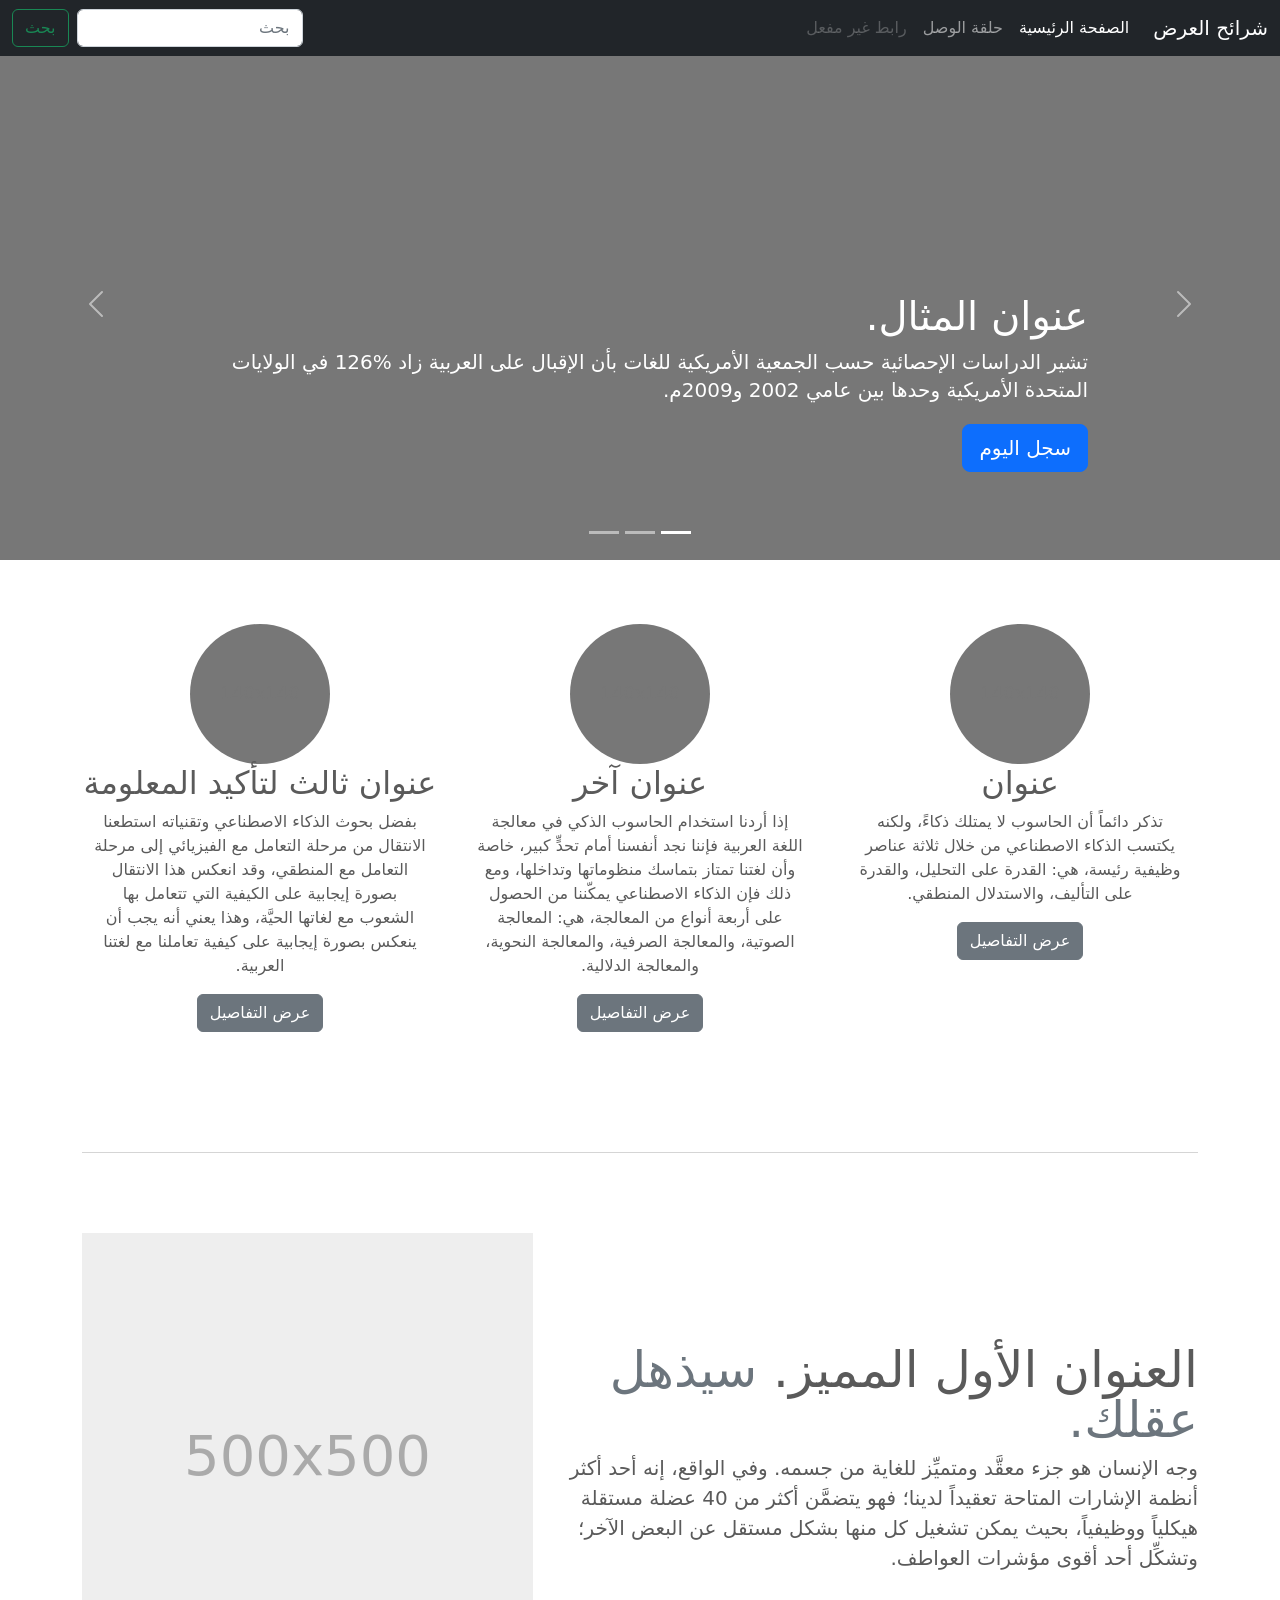
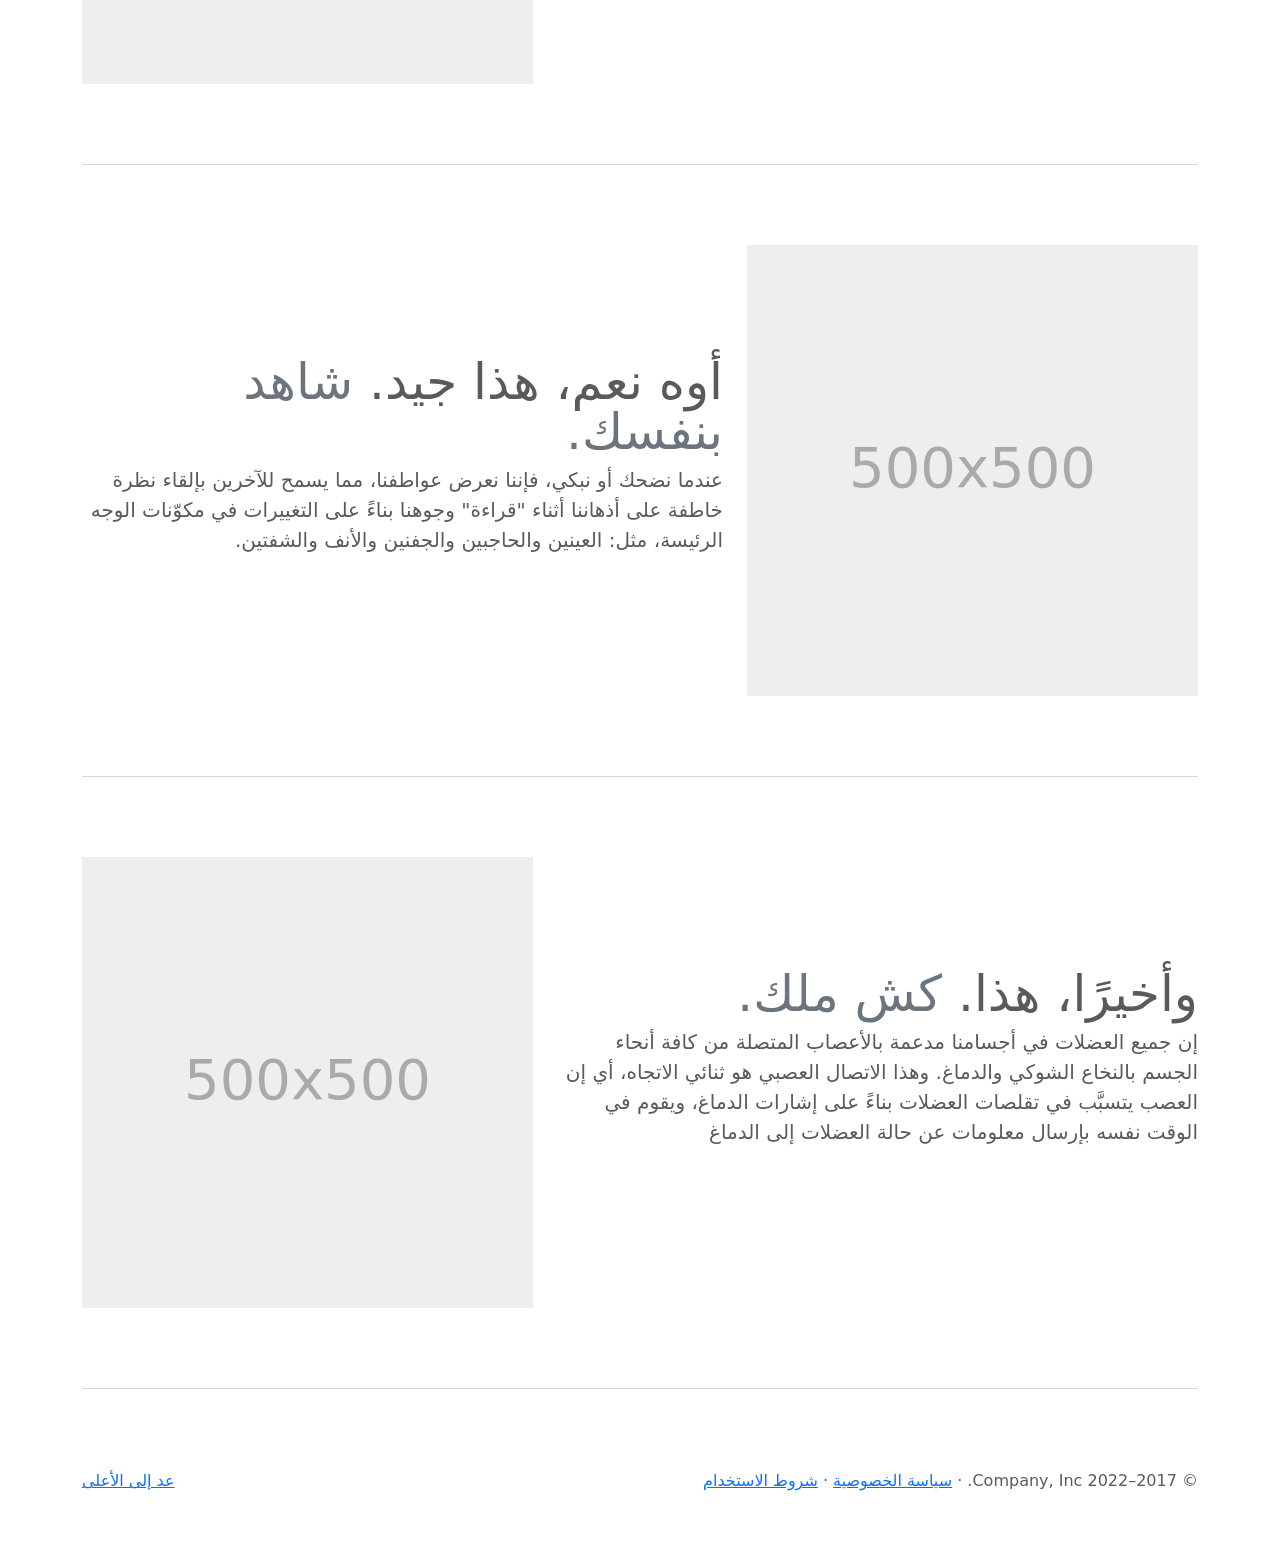
<file: bootstrap-5.2.1-examples/carousel-rtl/index.html>
<!doctype html>
<html lang="ar" dir="rtl">
  <head>
    <meta charset="utf-8">
    <meta name="viewport" content="width=device-width, initial-scale=1">
    <meta name="description" content="">
    <meta name="author" content="Mark Otto, Jacob Thornton, and Bootstrap contributors">
    <meta name="generator" content="Hugo 0.101.0">
    <title>قالب  شرائح العرض · Bootstrap v5.2</title>

    <link rel="canonical" href="https://getbootstrap.com/docs/5.2/examples/carousel-rtl/">

    

    

<link href="../assets/dist/css/bootstrap.rtl.min.css" rel="stylesheet">

    <style>
      .bd-placeholder-img {
        font-size: 1.125rem;
        text-anchor: middle;
        -webkit-user-select: none;
        -moz-user-select: none;
        user-select: none;
      }

      @media (min-width: 768px) {
        .bd-placeholder-img-lg {
          font-size: 3.5rem;
        }
      }

      .b-example-divider {
        height: 3rem;
        background-color: rgba(0, 0, 0, .1);
        border: solid rgba(0, 0, 0, .15);
        border-width: 1px 0;
        box-shadow: inset 0 .5em 1.5em rgba(0, 0, 0, .1), inset 0 .125em .5em rgba(0, 0, 0, .15);
      }

      .b-example-vr {
        flex-shrink: 0;
        width: 1.5rem;
        height: 100vh;
      }

      .bi {
        vertical-align: -.125em;
        fill: currentColor;
      }

      .nav-scroller {
        position: relative;
        z-index: 2;
        height: 2.75rem;
        overflow-y: hidden;
      }

      .nav-scroller .nav {
        display: flex;
        flex-wrap: nowrap;
        padding-bottom: 1rem;
        margin-top: -1px;
        overflow-x: auto;
        text-align: center;
        white-space: nowrap;
        -webkit-overflow-scrolling: touch;
      }
    </style>

    
    <!-- Custom styles for this template -->
    <link href="../carousel/carousel.rtl.css" rel="stylesheet">
  </head>
  <body>
    
<header>
  <nav class="navbar navbar-expand-md navbar-dark fixed-top bg-dark">
    <div class="container-fluid">
      <a class="navbar-brand" href="#">شرائح العرض</a>
      <button class="navbar-toggler" type="button" data-bs-toggle="collapse" data-bs-target="#navbarCollapse" aria-controls="navbarCollapse" aria-expanded="false" aria-label="تبديل التنقل">
        <span class="navbar-toggler-icon"></span>
      </button>
      <div class="collapse navbar-collapse" id="navbarCollapse">
        <ul class="navbar-nav me-auto mb-2 mb-md-0">
          <li class="nav-item">
            <a class="nav-link active" aria-current="page" href="#">الصفحة الرئيسية</a>
          </li>
          <li class="nav-item">
            <a class="nav-link" href="#">حلقة الوصل</a>
          </li>
          <li class="nav-item">
            <a class="nav-link disabled">رابط غير مفعل</a>
          </li>
        </ul>
        <form class="d-flex" role="search">
          <input class="form-control me-2" type="search" placeholder="بحث" aria-label="بحث">
          <button class="btn btn-outline-success" type="submit">بحث</button>
        </form>
      </div>
    </div>
  </nav>
</header>

<main>

  <div id="myCarousel" class="carousel slide" data-bs-ride="carousel">
    <div class="carousel-indicators">
      <button type="button" data-bs-target="#myCarousel" data-bs-slide-to="0" class="active" aria-current="true" aria-label="Slide 1"></button>
      <button type="button" data-bs-target="#myCarousel" data-bs-slide-to="1" aria-label="Slide 2"></button>
      <button type="button" data-bs-target="#myCarousel" data-bs-slide-to="2" aria-label="Slide 3"></button>
    </div>
    <div class="carousel-inner">
      <div class="carousel-item active">
        <svg class="bd-placeholder-img" width="100%" height="100%" xmlns="http://www.w3.org/2000/svg" aria-hidden="true" preserveAspectRatio="xMidYMid slice" focusable="false"><rect width="100%" height="100%" fill="#777"/></svg>

        <div class="container">
          <div class="carousel-caption text-start">
            <h1>عنوان المثال.</h1>
            <p>تشير الدراسات الإحصائية حسب الجمعية الأمريكية للغات بأن الإقبال على العربية زاد %126 في الولايات المتحدة الأمريكية وحدها بين عامي 2002 و2009م.</p>
            <p><a class="btn btn-lg btn-primary" href="#">سجل اليوم</a></p>
          </div>
        </div>
      </div>
      <div class="carousel-item">
        <svg class="bd-placeholder-img" width="100%" height="100%" xmlns="http://www.w3.org/2000/svg" aria-hidden="true" preserveAspectRatio="xMidYMid slice" focusable="false"><rect width="100%" height="100%" fill="#777"/></svg>

        <div class="container">
          <div class="carousel-caption">
            <h1>عنوان مثال آخر.</h1>
            <p>حسب المجلس الثقافي البريطاني فإن تعليم الإنجليزية داخل بريطانيا يسهم في تعزيز اقتصادها بما يتجاوز ملياري جنيه سنوياً، كما أنه وفر أكثر من 26 ألف وظيفة.</p>
            <p><a class="btn btn-lg btn-primary" href="#">أعرف أكثر</a></p>
          </div>
        </div>
      </div>
      <div class="carousel-item">
        <svg class="bd-placeholder-img" width="100%" height="100%" xmlns="http://www.w3.org/2000/svg" aria-hidden="true" preserveAspectRatio="xMidYMid slice" focusable="false"><rect width="100%" height="100%" fill="#777"/></svg>

        <div class="container">
          <div class="carousel-caption text-end">
            <h1>واحد أكثر لقياس جيد.</h1>
            <p>الإحصاءات لحجم الاستثمار اللغوي خارج بريطانيا تتفاوت من سنة لأخرى إلا أن المدير التنفيذي للمجلس الثقافي البريطاني إدي بايرز يرى أن استثمار تعليم الإنجليزية في الخارج لا يحسب على المستوى المالي فحسب بل على المستوى السياسي أيضاً.</p>
            <p><a class="btn btn-lg btn-primary" href="#">تصفح المعرض</a></p>
          </div>
        </div>
      </div>
    </div>
    <button class="carousel-control-prev" type="button" data-bs-target="#myCarousel" data-bs-slide="prev">
      <span class="carousel-control-prev-icon" aria-hidden="true"></span>
      <span class="visually-hidden">السابق</span>
    </button>
    <button class="carousel-control-next" type="button" data-bs-target="#myCarousel" data-bs-slide="next">
      <span class="carousel-control-next-icon" aria-hidden="true"></span>
      <span class="visually-hidden">التالي</span>
    </button>
  </div>


  <!-- Marketing messaging and featurettes
  ================================================== -->
  <!-- Wrap the rest of the page in another container to center all the content. -->

  <div class="container marketing">

    <!-- Three columns of text below the carousel -->
    <div class="row">
      <div class="col-lg-4">
        <svg class="bd-placeholder-img rounded-circle" width="140" height="140" xmlns="http://www.w3.org/2000/svg" role="img" aria-label="Placeholder: 140x140" preserveAspectRatio="xMidYMid slice" focusable="false"><title>Placeholder</title><rect width="100%" height="100%" fill="#777"/><text x="50%" y="50%" fill="#777" dy=".3em">140x140</text></svg>

        <h2 class="fw-normal">عنوان</h2>
        <p>تذكر دائماً أن الحاسوب لا يمتلك ذكاءً، ولكنه يكتسب الذكاء الاصطناعي من خلال ثلاثة عناصر وظيفية رئيسة، هي: القدرة على التحليل، والقدرة على التأليف، والاستدلال المنطقي.</p>
        <p><a class="btn btn-secondary" href="#">عرض التفاصيل</a></p>
      </div><!-- /.col-lg-4 -->
      <div class="col-lg-4">
        <svg class="bd-placeholder-img rounded-circle" width="140" height="140" xmlns="http://www.w3.org/2000/svg" role="img" aria-label="Placeholder: 140x140" preserveAspectRatio="xMidYMid slice" focusable="false"><title>Placeholder</title><rect width="100%" height="100%" fill="#777"/><text x="50%" y="50%" fill="#777" dy=".3em">140x140</text></svg>

        <h2 class="fw-normal">عنوان آخر</h2>
        <p>إذا أردنا استخدام الحاسوب الذكي في معالجة اللغة العربية فإننا نجد أنفسنا أمام تحدٍّ كبير، خاصة وأن لغتنا تمتاز بتماسك منظوماتها وتداخلها، ومع ذلك فإن الذكاء الاصطناعي يمكّننا من الحصول على أربعة أنواع من المعالجة، هي: المعالجة الصوتية، والمعالجة الصرفية، والمعالجة النحوية، والمعالجة الدلالية.</p>
        <p><a class="btn btn-secondary" href="#">عرض التفاصيل</a></p>
      </div><!-- /.col-lg-4 -->
      <div class="col-lg-4">
        <svg class="bd-placeholder-img rounded-circle" width="140" height="140" xmlns="http://www.w3.org/2000/svg" role="img" aria-label="Placeholder: 140x140" preserveAspectRatio="xMidYMid slice" focusable="false"><title>Placeholder</title><rect width="100%" height="100%" fill="#777"/><text x="50%" y="50%" fill="#777" dy=".3em">140x140</text></svg>

        <h2 class="fw-normal">عنوان ثالث لتأكيد المعلومة</h2>
        <p>بفضل بحوث الذكاء الاصطناعي وتقنياته استطعنا الانتقال من مرحلة التعامل مع الفيزيائي إلى مرحلة التعامل مع المنطقي، وقد انعكس هذا الانتقال بصورة إيجابية على الكيفية التي تتعامل بها الشعوب مع لغاتها الحيَّة، وهذا يعني أنه يجب أن ينعكس بصورة إيجابية على كيفية تعاملنا مع لغتنا العربية.</p>
        <p><a class="btn btn-secondary" href="#">عرض التفاصيل</a></p>
      </div><!-- /.col-lg-4 -->
    </div><!-- /.row -->


    <!-- START THE FEATURETTES -->

    <hr class="featurette-divider">

    <div class="row featurette">
      <div class="col-md-7">
        <h2 class="featurette-heading fw-normal lh-1">العنوان الأول المميز. <span class="text-muted"> سيذهل عقلك. </span></h2>
        <p class="lead">وجه الإنسان هو جزء معقَّد ومتميِّز للغاية من جسمه. وفي الواقع، إنه أحد أكثر أنظمة الإشارات المتاحة تعقيداً لدينا؛ فهو يتضمَّن أكثر من 40 عضلة مستقلة هيكلياً ووظيفياً، بحيث يمكن تشغيل كل منها بشكل مستقل عن البعض الآخر؛ وتشكِّل أحد أقوى مؤشرات العواطف.</p>
      </div>
      <div class="col-md-5">
        <svg class="bd-placeholder-img bd-placeholder-img-lg featurette-image img-fluid mx-auto" width="500" height="500" xmlns="http://www.w3.org/2000/svg" role="img" aria-label="Placeholder: 500x500" preserveAspectRatio="xMidYMid slice" focusable="false"><title>Placeholder</title><rect width="100%" height="100%" fill="#eee"/><text x="50%" y="50%" fill="#aaa" dy=".3em">500x500</text></svg>

      </div>
    </div>

    <hr class="featurette-divider">

    <div class="row featurette">
      <div class="col-md-7 order-md-2">
        <h2 class="featurette-heading fw-normal lh-1">أوه نعم، هذا جيد. <span class="text-muted"> شاهد بنفسك. </span></h2>
        <p class="lead">عندما نضحك أو نبكي، فإننا نعرض عواطفنا، مما يسمح للآخرين بإلقاء نظرة خاطفة على أذهاننا أثناء "قراءة" وجوهنا بناءً على التغييرات في مكوّنات الوجه الرئيسة، مثل: العينين والحاجبين والجفنين والأنف والشفتين.</p>
      </div>
      <div class="col-md-5 order-md-1">
        <svg class="bd-placeholder-img bd-placeholder-img-lg featurette-image img-fluid mx-auto" width="500" height="500" xmlns="http://www.w3.org/2000/svg" role="img" aria-label="Placeholder: 500x500" preserveAspectRatio="xMidYMid slice" focusable="false"><title>Placeholder</title><rect width="100%" height="100%" fill="#eee"/><text x="50%" y="50%" fill="#aaa" dy=".3em">500x500</text></svg>

      </div>
    </div>

    <hr class="featurette-divider">

    <div class="row featurette">
      <div class="col-md-7">
        <h2 class="featurette-heading fw-normal lh-1">وأخيرًا، هذا. <span class="text-muted"> كش ملك. </span></h2>
        <p class="lead">إن جميع العضلات في أجسامنا مدعمة بالأعصاب المتصلة من كافة أنحاء الجسم بالنخاع الشوكي والدماغ. وهذا الاتصال العصبي هو ثنائي الاتجاه، أي إن العصب يتسبَّب في تقلصات العضلات بناءً على إشارات الدماغ، ويقوم في الوقت نفسه بإرسال معلومات عن حالة العضلات إلى الدماغ</p>
      </div>
      <div class="col-md-5">
        <svg class="bd-placeholder-img bd-placeholder-img-lg featurette-image img-fluid mx-auto" width="500" height="500" xmlns="http://www.w3.org/2000/svg" role="img" aria-label="Placeholder: 500x500" preserveAspectRatio="xMidYMid slice" focusable="false"><title>Placeholder</title><rect width="100%" height="100%" fill="#eee"/><text x="50%" y="50%" fill="#aaa" dy=".3em">500x500</text></svg>

      </div>
    </div>

    <hr class="featurette-divider">

    <!-- /END THE FEATURETTES -->

  </div><!-- /.container -->


  <!-- FOOTER -->
  <footer class="container">
    <p class="float-end"><a href="#">عد إلى الأعلى</a></p>
    <p>&copy; 2017–2022 Company, Inc. &middot; <a href="#">سياسة الخصوصية</a> &middot; <a href="#">شروط الاستخدام</a></p>
  </footer>
</main>


    <script src="../assets/dist/js/bootstrap.bundle.min.js"></script>

      
  </body>
</html>
</file>
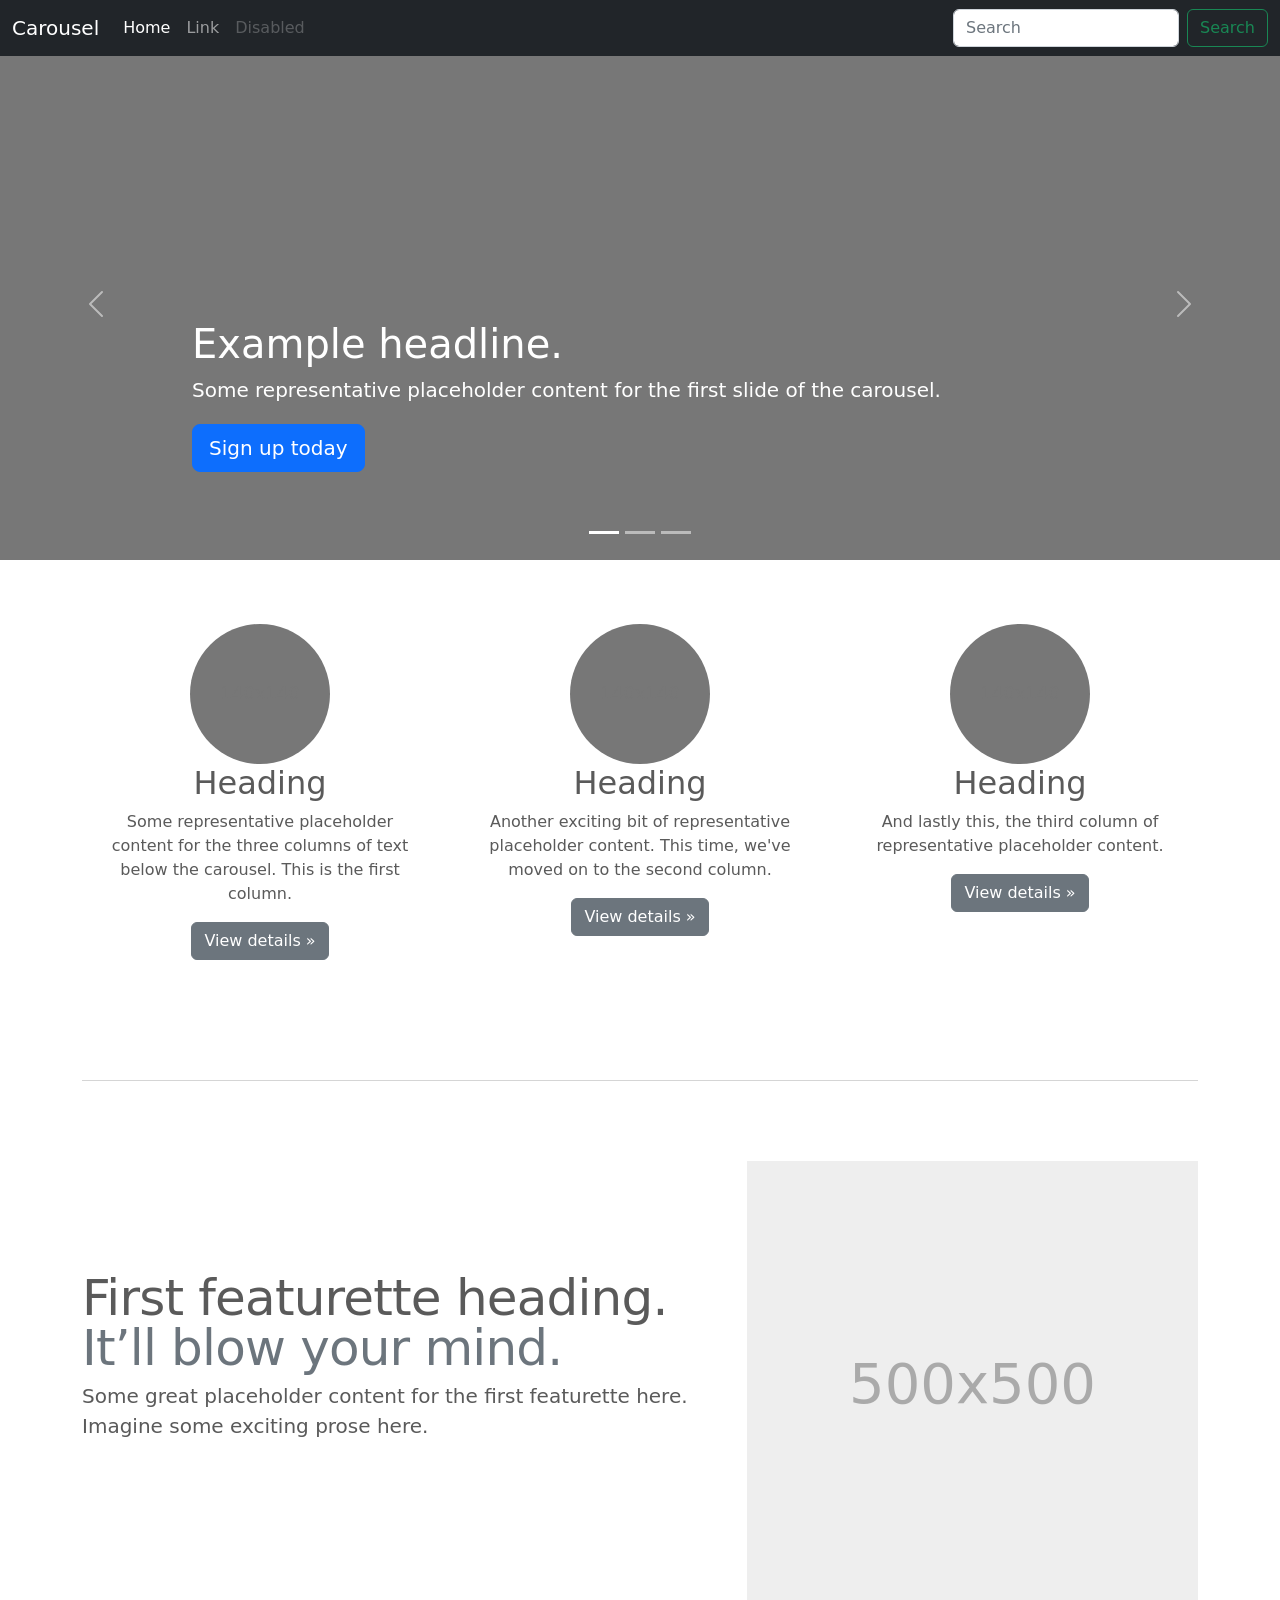
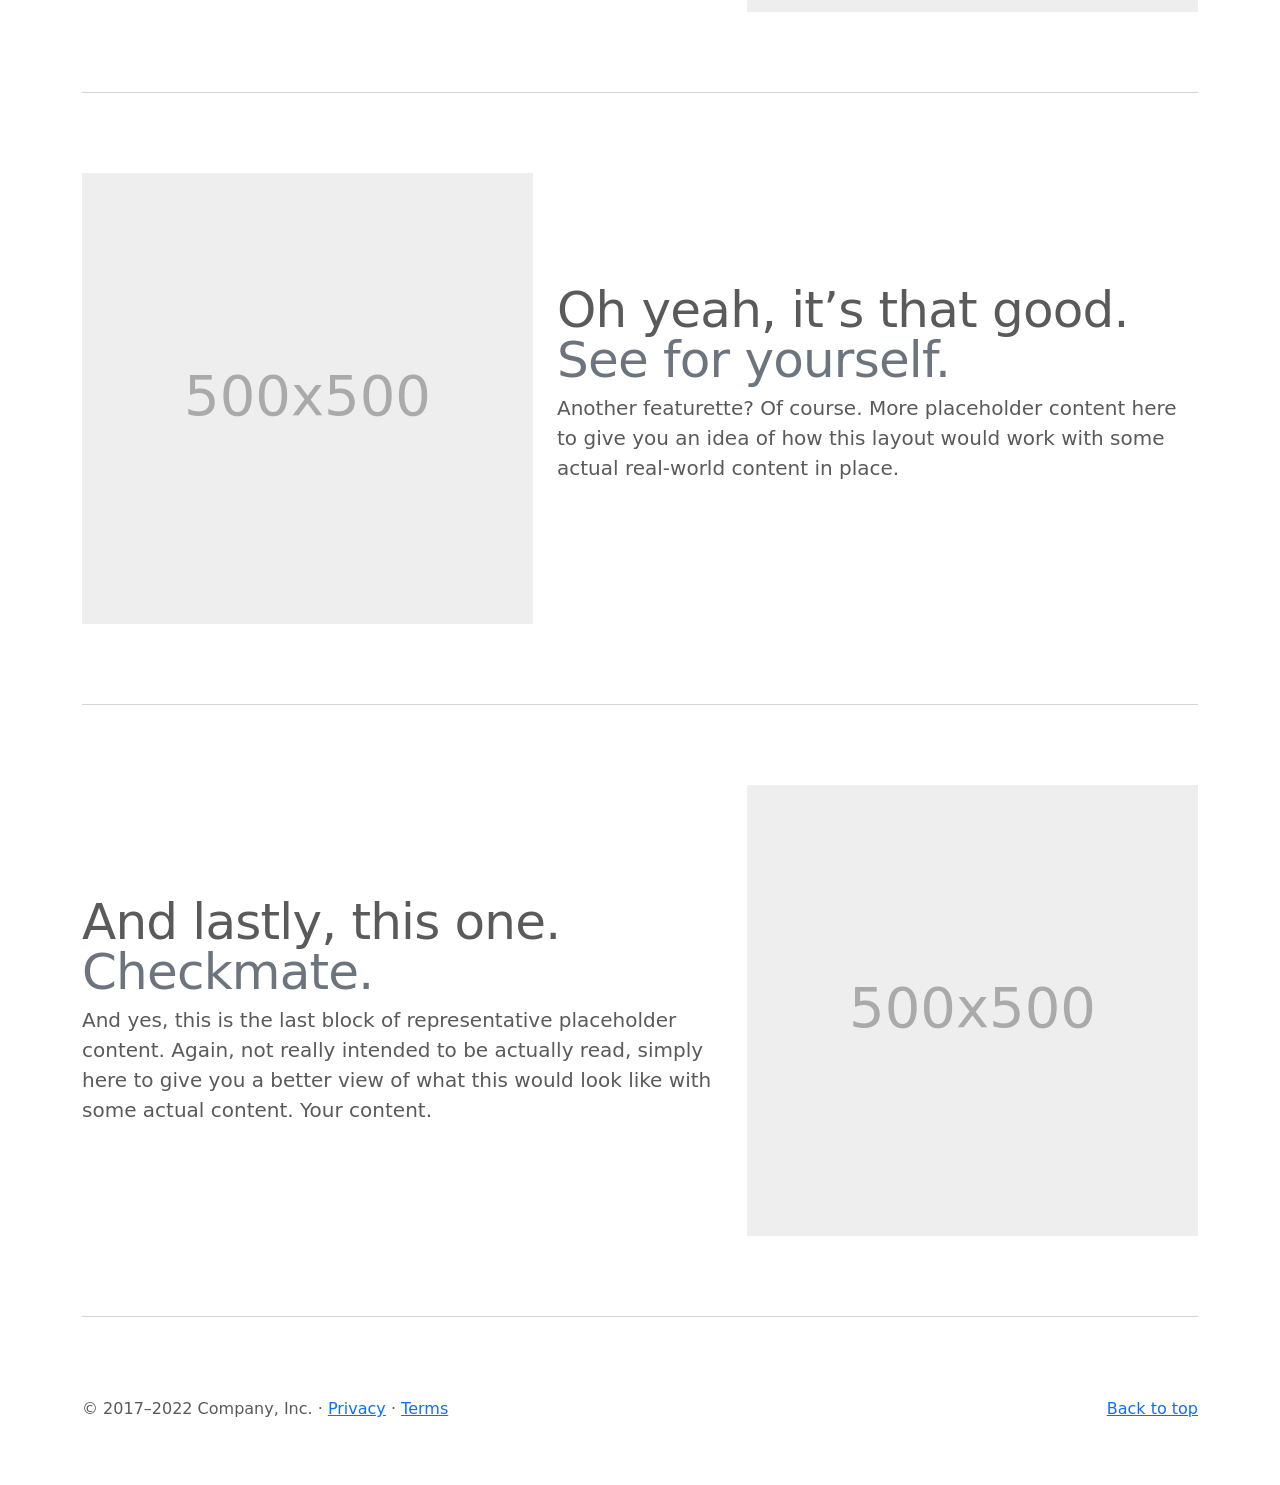
<file: bootstrap-5.2.1-examples/carousel/index.html>
<!doctype html>
<html lang="en">
  <head>
    <meta charset="utf-8">
    <meta name="viewport" content="width=device-width, initial-scale=1">
    <meta name="description" content="">
    <meta name="author" content="Mark Otto, Jacob Thornton, and Bootstrap contributors">
    <meta name="generator" content="Hugo 0.101.0">
    <title>Carousel Template · Bootstrap v5.2</title>

    <link rel="canonical" href="https://getbootstrap.com/docs/5.2/examples/carousel/">

    

    

<link href="../assets/dist/css/bootstrap.min.css" rel="stylesheet">

    <style>
      .bd-placeholder-img {
        font-size: 1.125rem;
        text-anchor: middle;
        -webkit-user-select: none;
        -moz-user-select: none;
        user-select: none;
      }

      @media (min-width: 768px) {
        .bd-placeholder-img-lg {
          font-size: 3.5rem;
        }
      }

      .b-example-divider {
        height: 3rem;
        background-color: rgba(0, 0, 0, .1);
        border: solid rgba(0, 0, 0, .15);
        border-width: 1px 0;
        box-shadow: inset 0 .5em 1.5em rgba(0, 0, 0, .1), inset 0 .125em .5em rgba(0, 0, 0, .15);
      }

      .b-example-vr {
        flex-shrink: 0;
        width: 1.5rem;
        height: 100vh;
      }

      .bi {
        vertical-align: -.125em;
        fill: currentColor;
      }

      .nav-scroller {
        position: relative;
        z-index: 2;
        height: 2.75rem;
        overflow-y: hidden;
      }

      .nav-scroller .nav {
        display: flex;
        flex-wrap: nowrap;
        padding-bottom: 1rem;
        margin-top: -1px;
        overflow-x: auto;
        text-align: center;
        white-space: nowrap;
        -webkit-overflow-scrolling: touch;
      }
    </style>

    
    <!-- Custom styles for this template -->
    <link href="carousel.css" rel="stylesheet">
  </head>
  <body>
    
<header>
  <nav class="navbar navbar-expand-md navbar-dark fixed-top bg-dark">
    <div class="container-fluid">
      <a class="navbar-brand" href="#">Carousel</a>
      <button class="navbar-toggler" type="button" data-bs-toggle="collapse" data-bs-target="#navbarCollapse" aria-controls="navbarCollapse" aria-expanded="false" aria-label="Toggle navigation">
        <span class="navbar-toggler-icon"></span>
      </button>
      <div class="collapse navbar-collapse" id="navbarCollapse">
        <ul class="navbar-nav me-auto mb-2 mb-md-0">
          <li class="nav-item">
            <a class="nav-link active" aria-current="page" href="#">Home</a>
          </li>
          <li class="nav-item">
            <a class="nav-link" href="#">Link</a>
          </li>
          <li class="nav-item">
            <a class="nav-link disabled">Disabled</a>
          </li>
        </ul>
        <form class="d-flex" role="search">
          <input class="form-control me-2" type="search" placeholder="Search" aria-label="Search">
          <button class="btn btn-outline-success" type="submit">Search</button>
        </form>
      </div>
    </div>
  </nav>
</header>

<main>

  <div id="myCarousel" class="carousel slide" data-bs-ride="carousel">
    <div class="carousel-indicators">
      <button type="button" data-bs-target="#myCarousel" data-bs-slide-to="0" class="active" aria-current="true" aria-label="Slide 1"></button>
      <button type="button" data-bs-target="#myCarousel" data-bs-slide-to="1" aria-label="Slide 2"></button>
      <button type="button" data-bs-target="#myCarousel" data-bs-slide-to="2" aria-label="Slide 3"></button>
    </div>
    <div class="carousel-inner">
      <div class="carousel-item active">
        <svg class="bd-placeholder-img" width="100%" height="100%" xmlns="http://www.w3.org/2000/svg" aria-hidden="true" preserveAspectRatio="xMidYMid slice" focusable="false"><rect width="100%" height="100%" fill="#777"/></svg>

        <div class="container">
          <div class="carousel-caption text-start">
            <h1>Example headline.</h1>
            <p>Some representative placeholder content for the first slide of the carousel.</p>
            <p><a class="btn btn-lg btn-primary" href="#">Sign up today</a></p>
          </div>
        </div>
      </div>
      <div class="carousel-item">
        <svg class="bd-placeholder-img" width="100%" height="100%" xmlns="http://www.w3.org/2000/svg" aria-hidden="true" preserveAspectRatio="xMidYMid slice" focusable="false"><rect width="100%" height="100%" fill="#777"/></svg>

        <div class="container">
          <div class="carousel-caption">
            <h1>Another example headline.</h1>
            <p>Some representative placeholder content for the second slide of the carousel.</p>
            <p><a class="btn btn-lg btn-primary" href="#">Learn more</a></p>
          </div>
        </div>
      </div>
      <div class="carousel-item">
        <svg class="bd-placeholder-img" width="100%" height="100%" xmlns="http://www.w3.org/2000/svg" aria-hidden="true" preserveAspectRatio="xMidYMid slice" focusable="false"><rect width="100%" height="100%" fill="#777"/></svg>

        <div class="container">
          <div class="carousel-caption text-end">
            <h1>One more for good measure.</h1>
            <p>Some representative placeholder content for the third slide of this carousel.</p>
            <p><a class="btn btn-lg btn-primary" href="#">Browse gallery</a></p>
          </div>
        </div>
      </div>
    </div>
    <button class="carousel-control-prev" type="button" data-bs-target="#myCarousel" data-bs-slide="prev">
      <span class="carousel-control-prev-icon" aria-hidden="true"></span>
      <span class="visually-hidden">Previous</span>
    </button>
    <button class="carousel-control-next" type="button" data-bs-target="#myCarousel" data-bs-slide="next">
      <span class="carousel-control-next-icon" aria-hidden="true"></span>
      <span class="visually-hidden">Next</span>
    </button>
  </div>


  <!-- Marketing messaging and featurettes
  ================================================== -->
  <!-- Wrap the rest of the page in another container to center all the content. -->

  <div class="container marketing">

    <!-- Three columns of text below the carousel -->
    <div class="row">
      <div class="col-lg-4">
        <svg class="bd-placeholder-img rounded-circle" width="140" height="140" xmlns="http://www.w3.org/2000/svg" role="img" aria-label="Placeholder: 140x140" preserveAspectRatio="xMidYMid slice" focusable="false"><title>Placeholder</title><rect width="100%" height="100%" fill="#777"/><text x="50%" y="50%" fill="#777" dy=".3em">140x140</text></svg>

        <h2 class="fw-normal">Heading</h2>
        <p>Some representative placeholder content for the three columns of text below the carousel. This is the first column.</p>
        <p><a class="btn btn-secondary" href="#">View details &raquo;</a></p>
      </div><!-- /.col-lg-4 -->
      <div class="col-lg-4">
        <svg class="bd-placeholder-img rounded-circle" width="140" height="140" xmlns="http://www.w3.org/2000/svg" role="img" aria-label="Placeholder: 140x140" preserveAspectRatio="xMidYMid slice" focusable="false"><title>Placeholder</title><rect width="100%" height="100%" fill="#777"/><text x="50%" y="50%" fill="#777" dy=".3em">140x140</text></svg>

        <h2 class="fw-normal">Heading</h2>
        <p>Another exciting bit of representative placeholder content. This time, we've moved on to the second column.</p>
        <p><a class="btn btn-secondary" href="#">View details &raquo;</a></p>
      </div><!-- /.col-lg-4 -->
      <div class="col-lg-4">
        <svg class="bd-placeholder-img rounded-circle" width="140" height="140" xmlns="http://www.w3.org/2000/svg" role="img" aria-label="Placeholder: 140x140" preserveAspectRatio="xMidYMid slice" focusable="false"><title>Placeholder</title><rect width="100%" height="100%" fill="#777"/><text x="50%" y="50%" fill="#777" dy=".3em">140x140</text></svg>

        <h2 class="fw-normal">Heading</h2>
        <p>And lastly this, the third column of representative placeholder content.</p>
        <p><a class="btn btn-secondary" href="#">View details &raquo;</a></p>
      </div><!-- /.col-lg-4 -->
    </div><!-- /.row -->


    <!-- START THE FEATURETTES -->

    <hr class="featurette-divider">

    <div class="row featurette">
      <div class="col-md-7">
        <h2 class="featurette-heading fw-normal lh-1">First featurette heading. <span class="text-muted">It’ll blow your mind.</span></h2>
        <p class="lead">Some great placeholder content for the first featurette here. Imagine some exciting prose here.</p>
      </div>
      <div class="col-md-5">
        <svg class="bd-placeholder-img bd-placeholder-img-lg featurette-image img-fluid mx-auto" width="500" height="500" xmlns="http://www.w3.org/2000/svg" role="img" aria-label="Placeholder: 500x500" preserveAspectRatio="xMidYMid slice" focusable="false"><title>Placeholder</title><rect width="100%" height="100%" fill="#eee"/><text x="50%" y="50%" fill="#aaa" dy=".3em">500x500</text></svg>

      </div>
    </div>

    <hr class="featurette-divider">

    <div class="row featurette">
      <div class="col-md-7 order-md-2">
        <h2 class="featurette-heading fw-normal lh-1">Oh yeah, it’s that good. <span class="text-muted">See for yourself.</span></h2>
        <p class="lead">Another featurette? Of course. More placeholder content here to give you an idea of how this layout would work with some actual real-world content in place.</p>
      </div>
      <div class="col-md-5 order-md-1">
        <svg class="bd-placeholder-img bd-placeholder-img-lg featurette-image img-fluid mx-auto" width="500" height="500" xmlns="http://www.w3.org/2000/svg" role="img" aria-label="Placeholder: 500x500" preserveAspectRatio="xMidYMid slice" focusable="false"><title>Placeholder</title><rect width="100%" height="100%" fill="#eee"/><text x="50%" y="50%" fill="#aaa" dy=".3em">500x500</text></svg>

      </div>
    </div>

    <hr class="featurette-divider">

    <div class="row featurette">
      <div class="col-md-7">
        <h2 class="featurette-heading fw-normal lh-1">And lastly, this one. <span class="text-muted">Checkmate.</span></h2>
        <p class="lead">And yes, this is the last block of representative placeholder content. Again, not really intended to be actually read, simply here to give you a better view of what this would look like with some actual content. Your content.</p>
      </div>
      <div class="col-md-5">
        <svg class="bd-placeholder-img bd-placeholder-img-lg featurette-image img-fluid mx-auto" width="500" height="500" xmlns="http://www.w3.org/2000/svg" role="img" aria-label="Placeholder: 500x500" preserveAspectRatio="xMidYMid slice" focusable="false"><title>Placeholder</title><rect width="100%" height="100%" fill="#eee"/><text x="50%" y="50%" fill="#aaa" dy=".3em">500x500</text></svg>

      </div>
    </div>

    <hr class="featurette-divider">

    <!-- /END THE FEATURETTES -->

  </div><!-- /.container -->


  <!-- FOOTER -->
  <footer class="container">
    <p class="float-end"><a href="#">Back to top</a></p>
    <p>&copy; 2017–2022 Company, Inc. &middot; <a href="#">Privacy</a> &middot; <a href="#">Terms</a></p>
  </footer>
</main>


    <script src="../assets/dist/js/bootstrap.bundle.min.js"></script>

      
  </body>
</html>
</file>
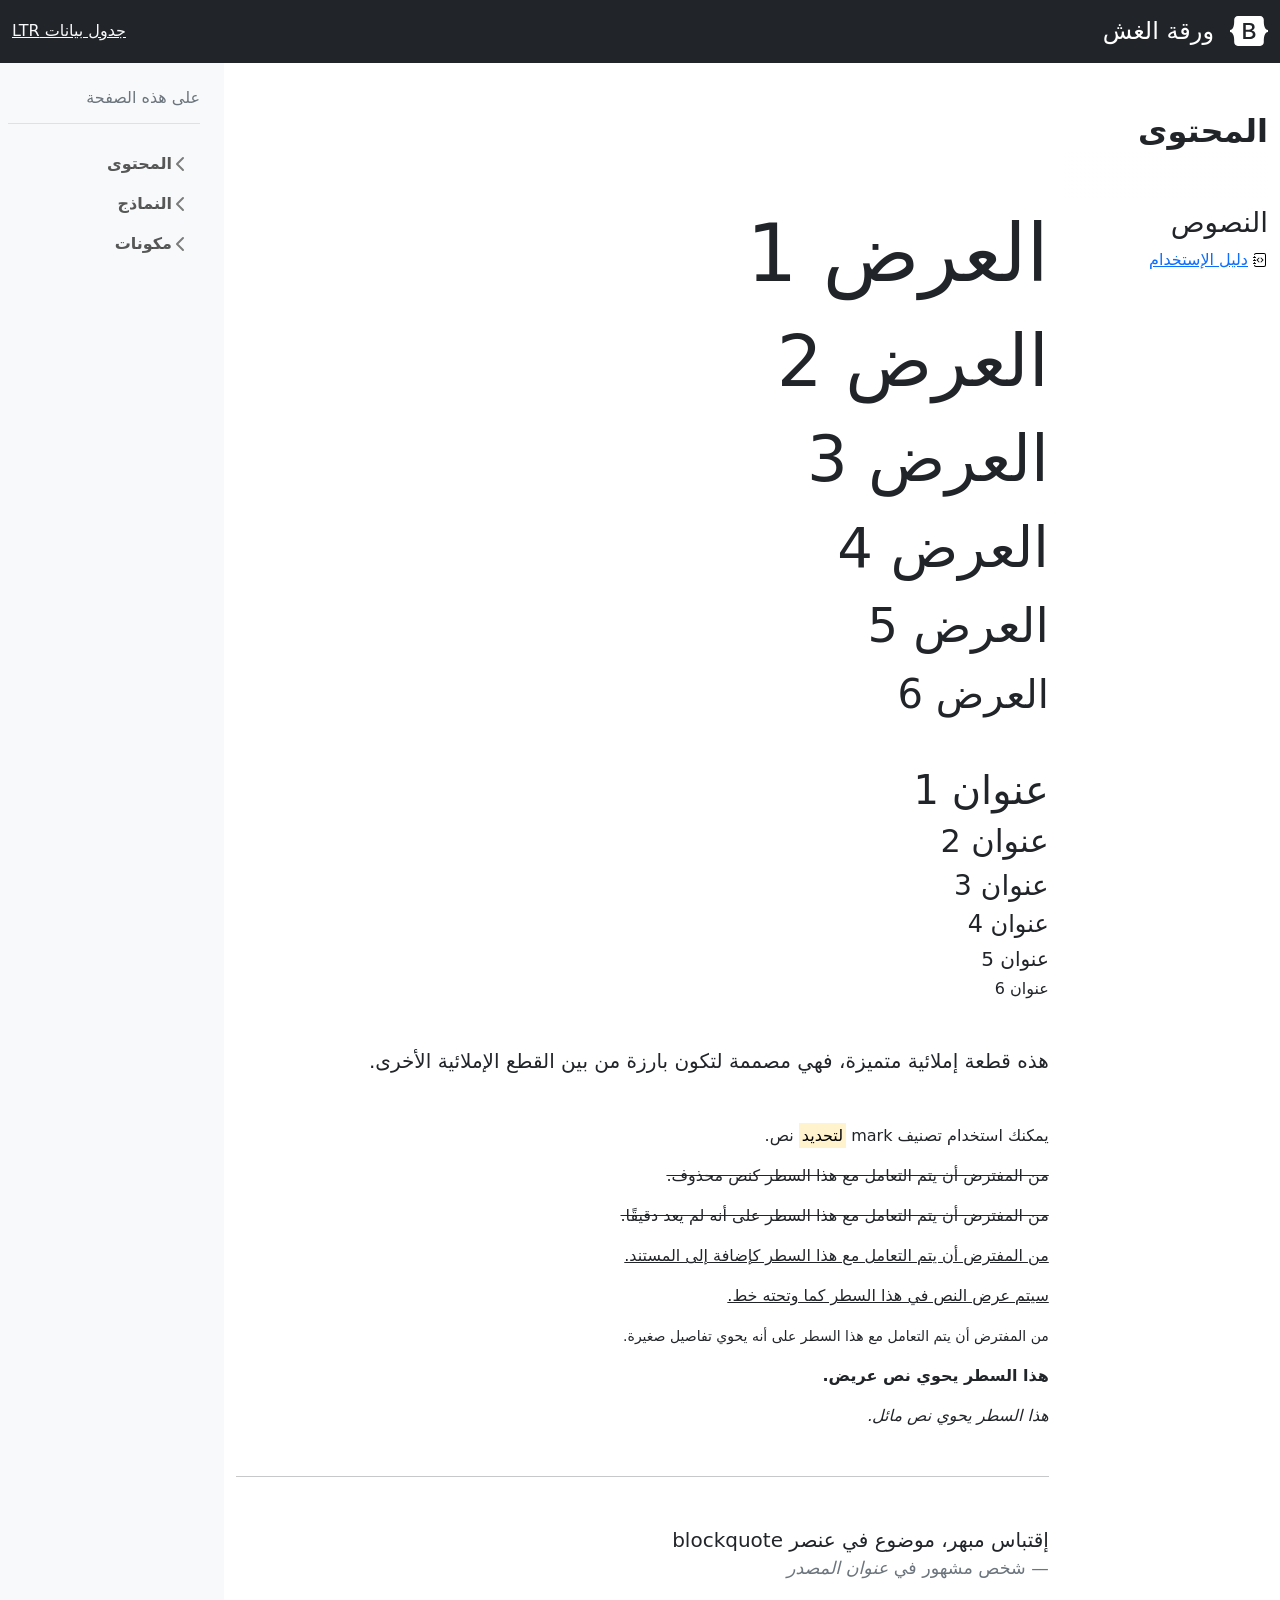
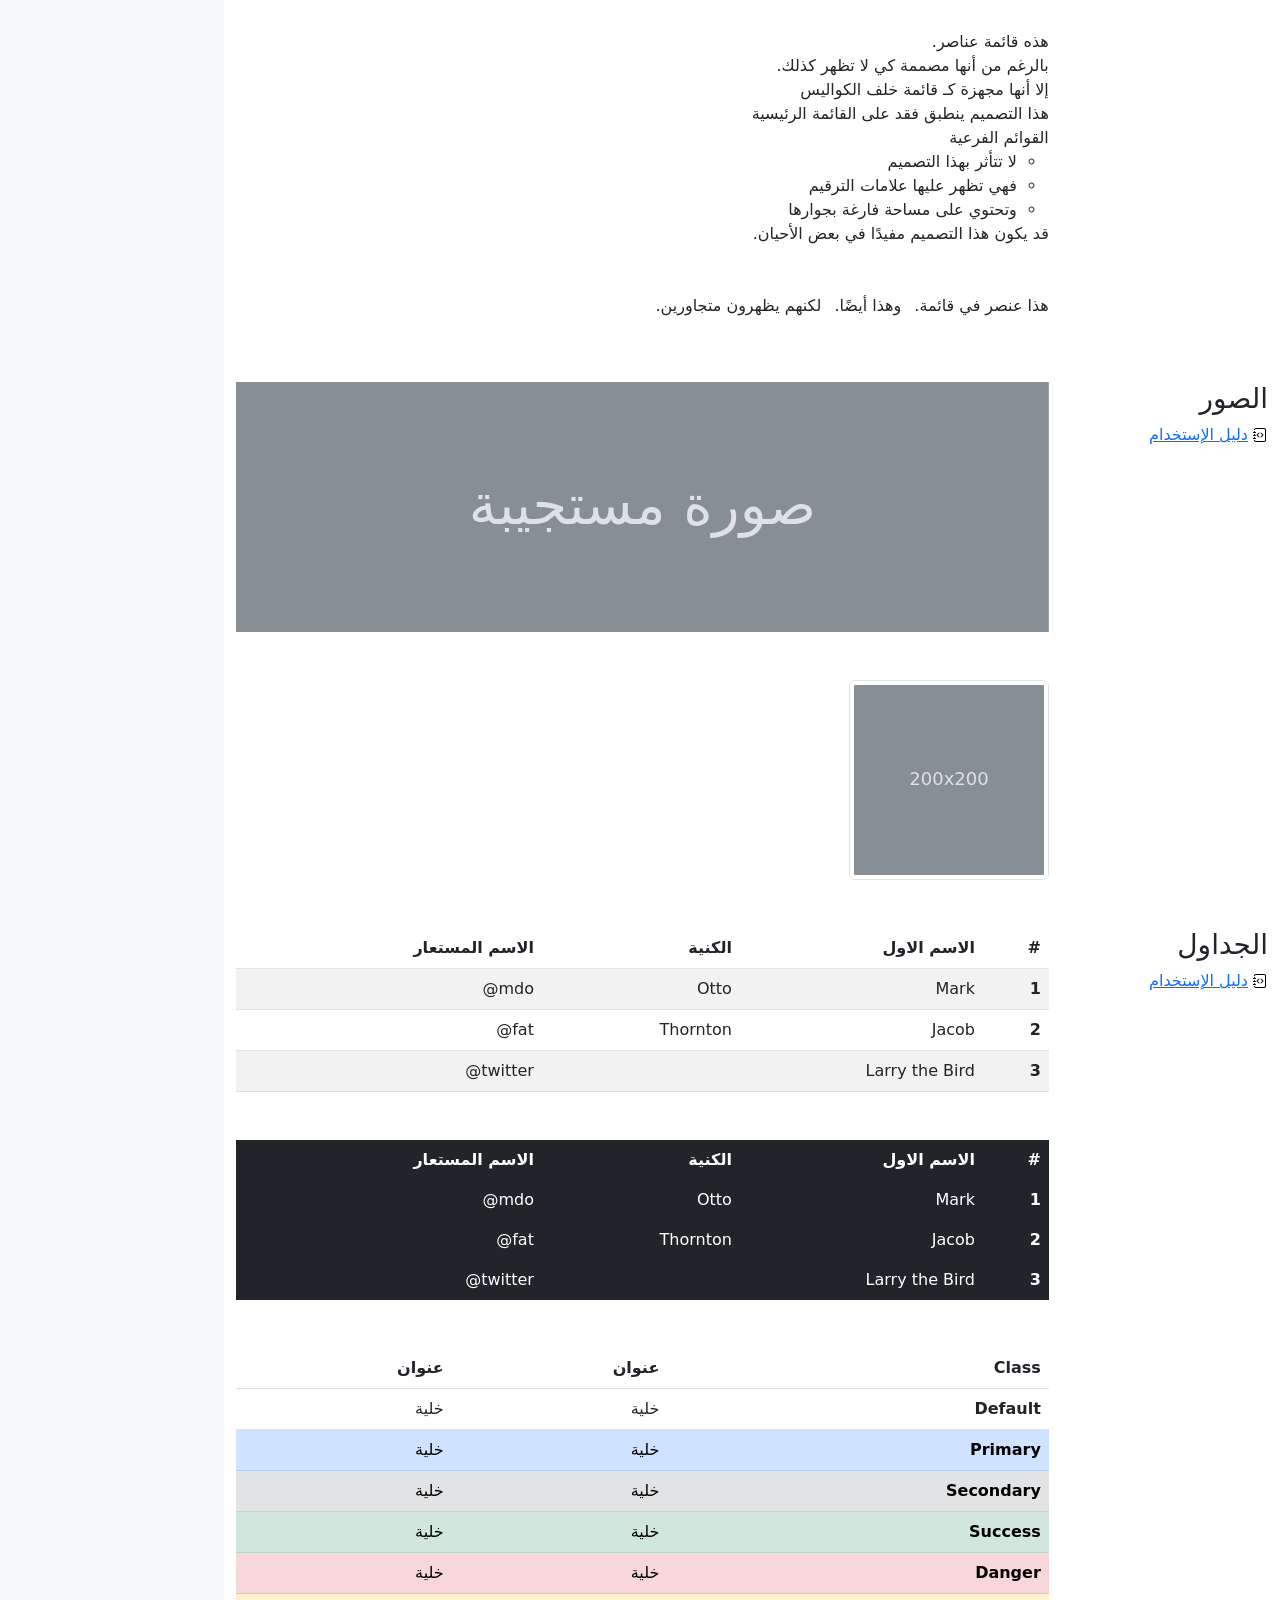
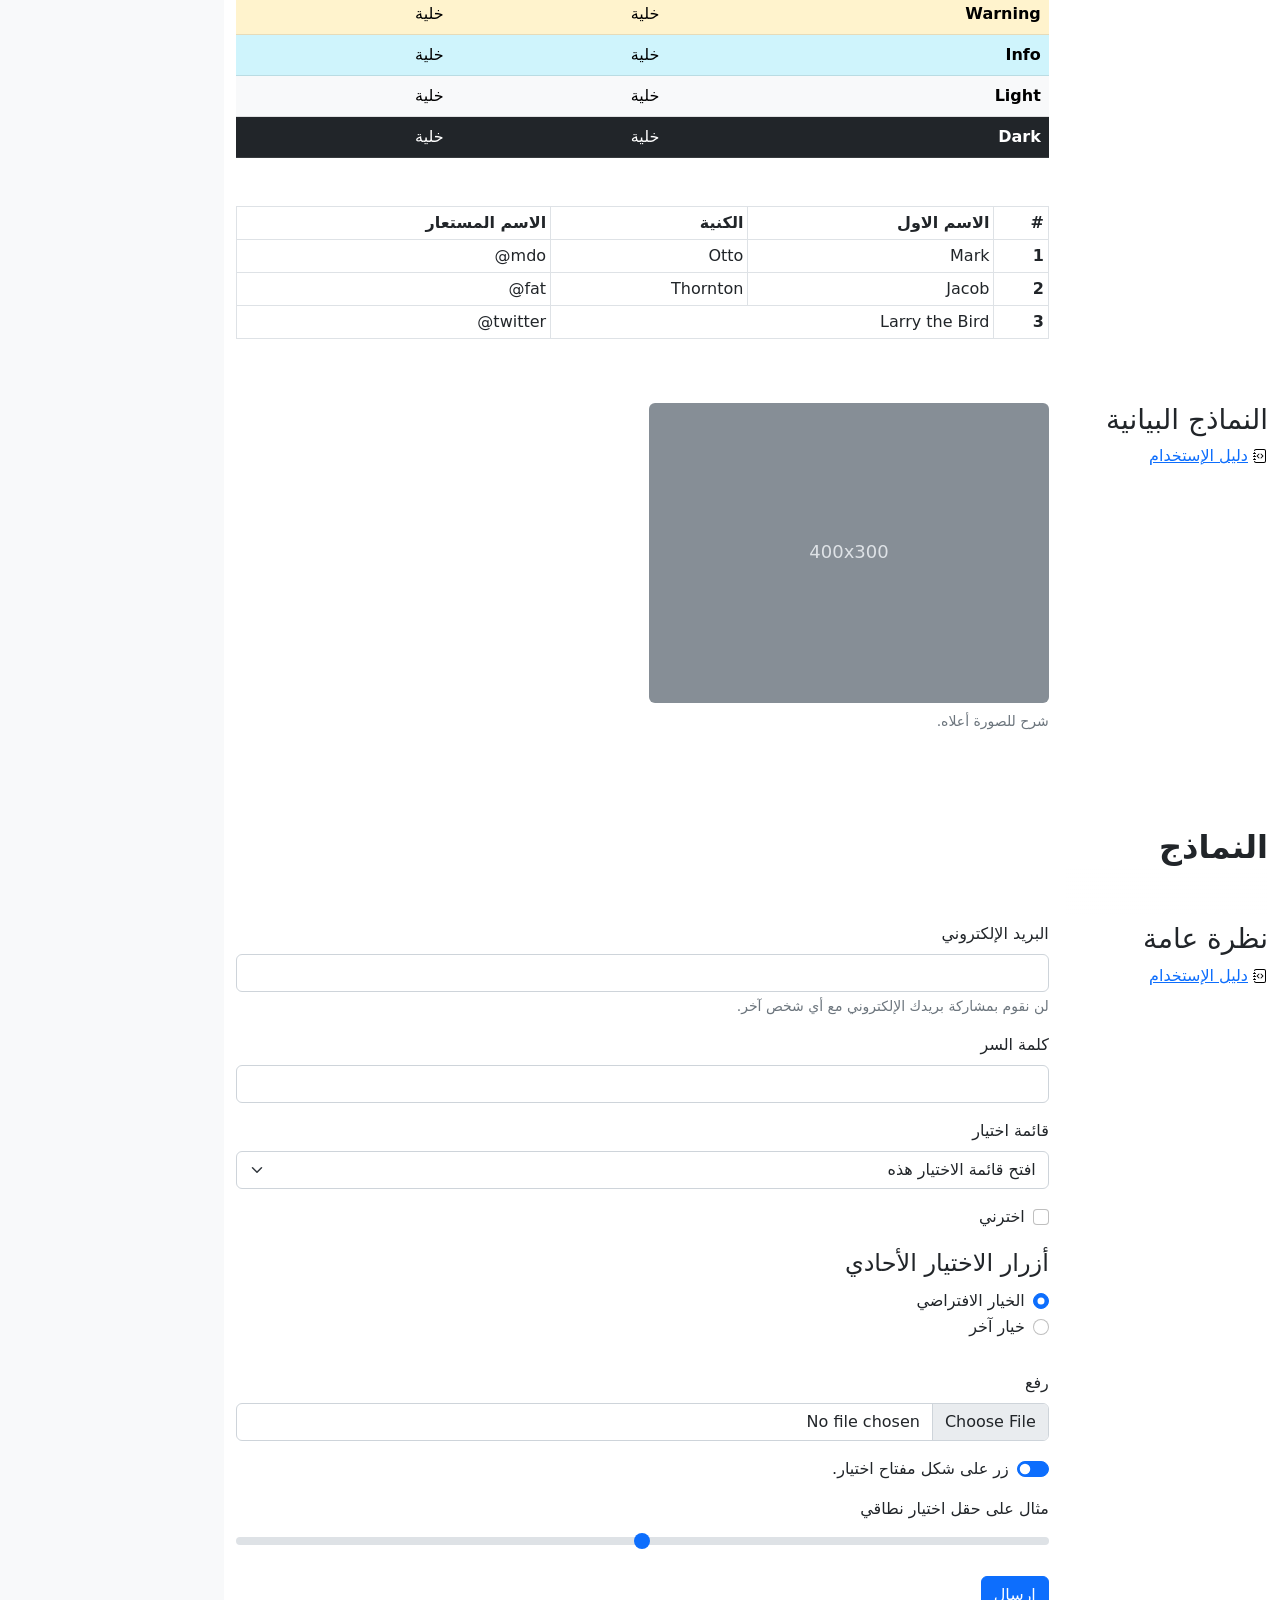
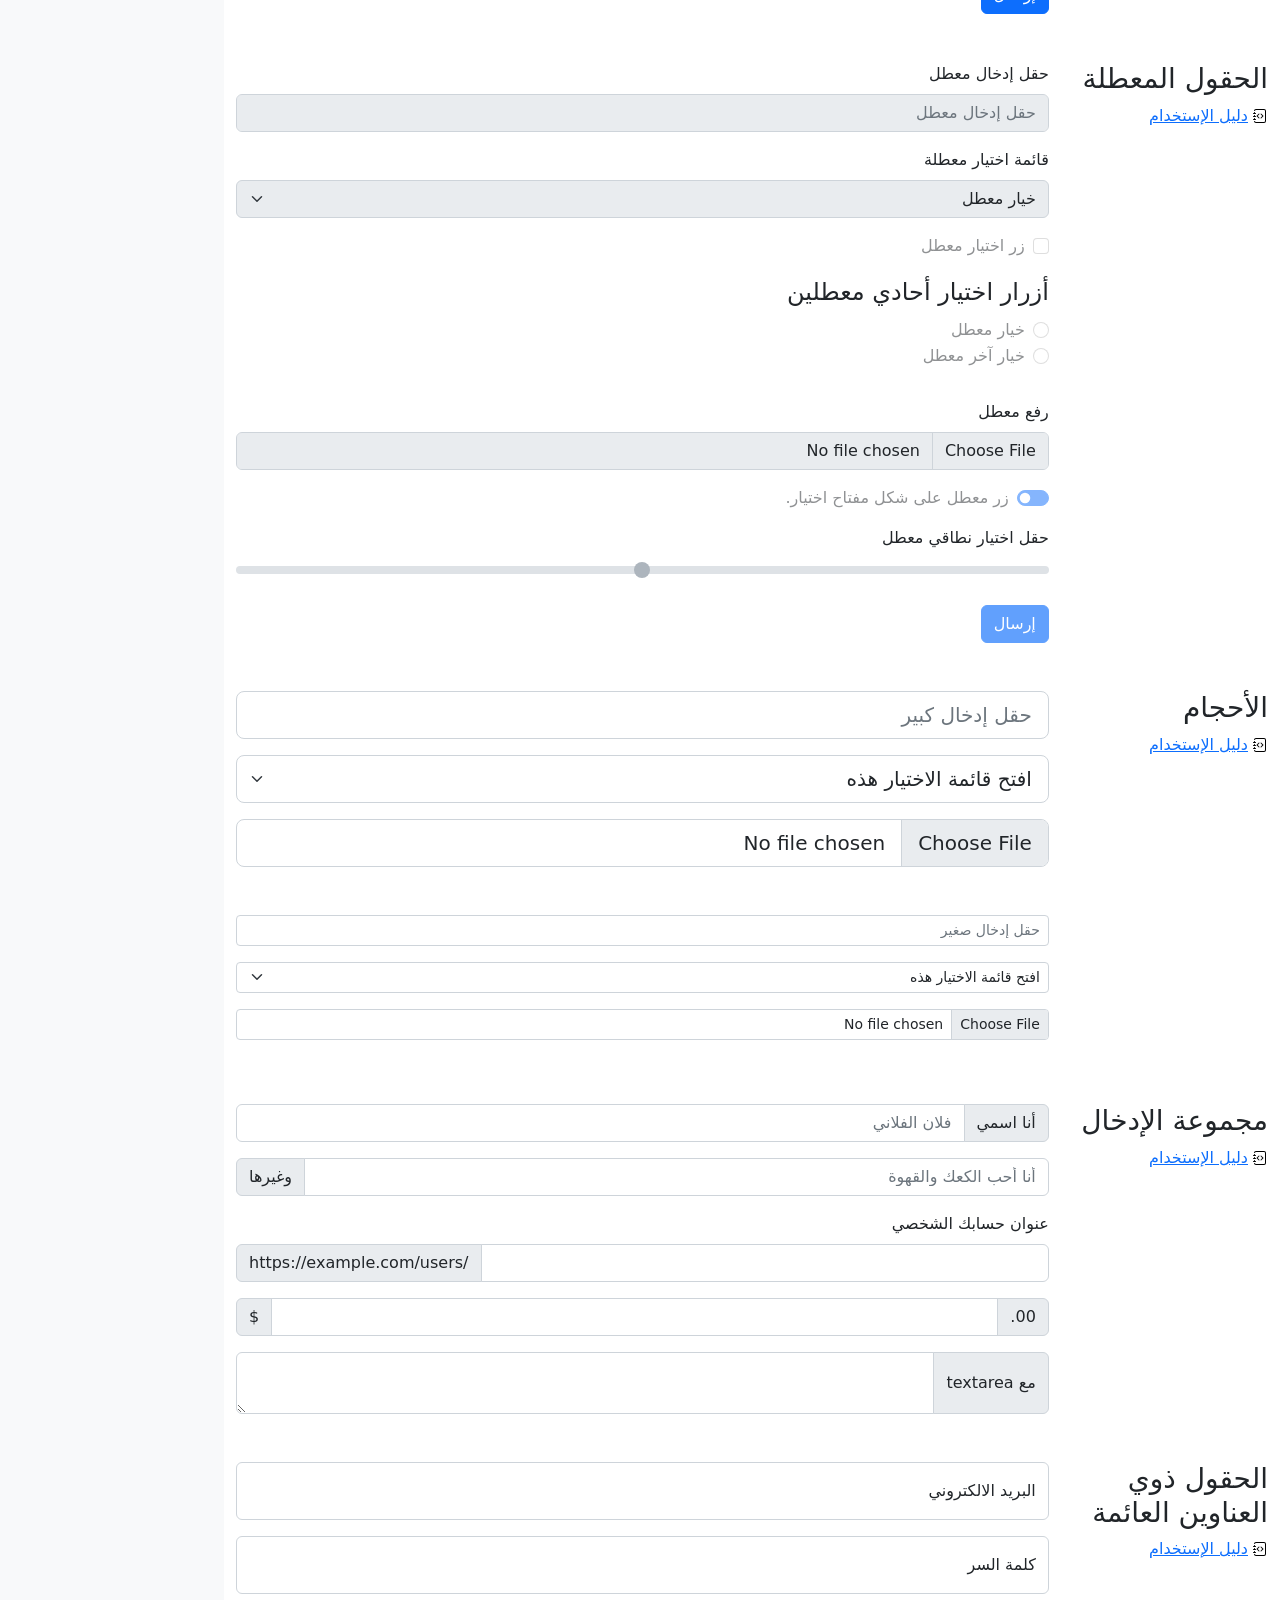
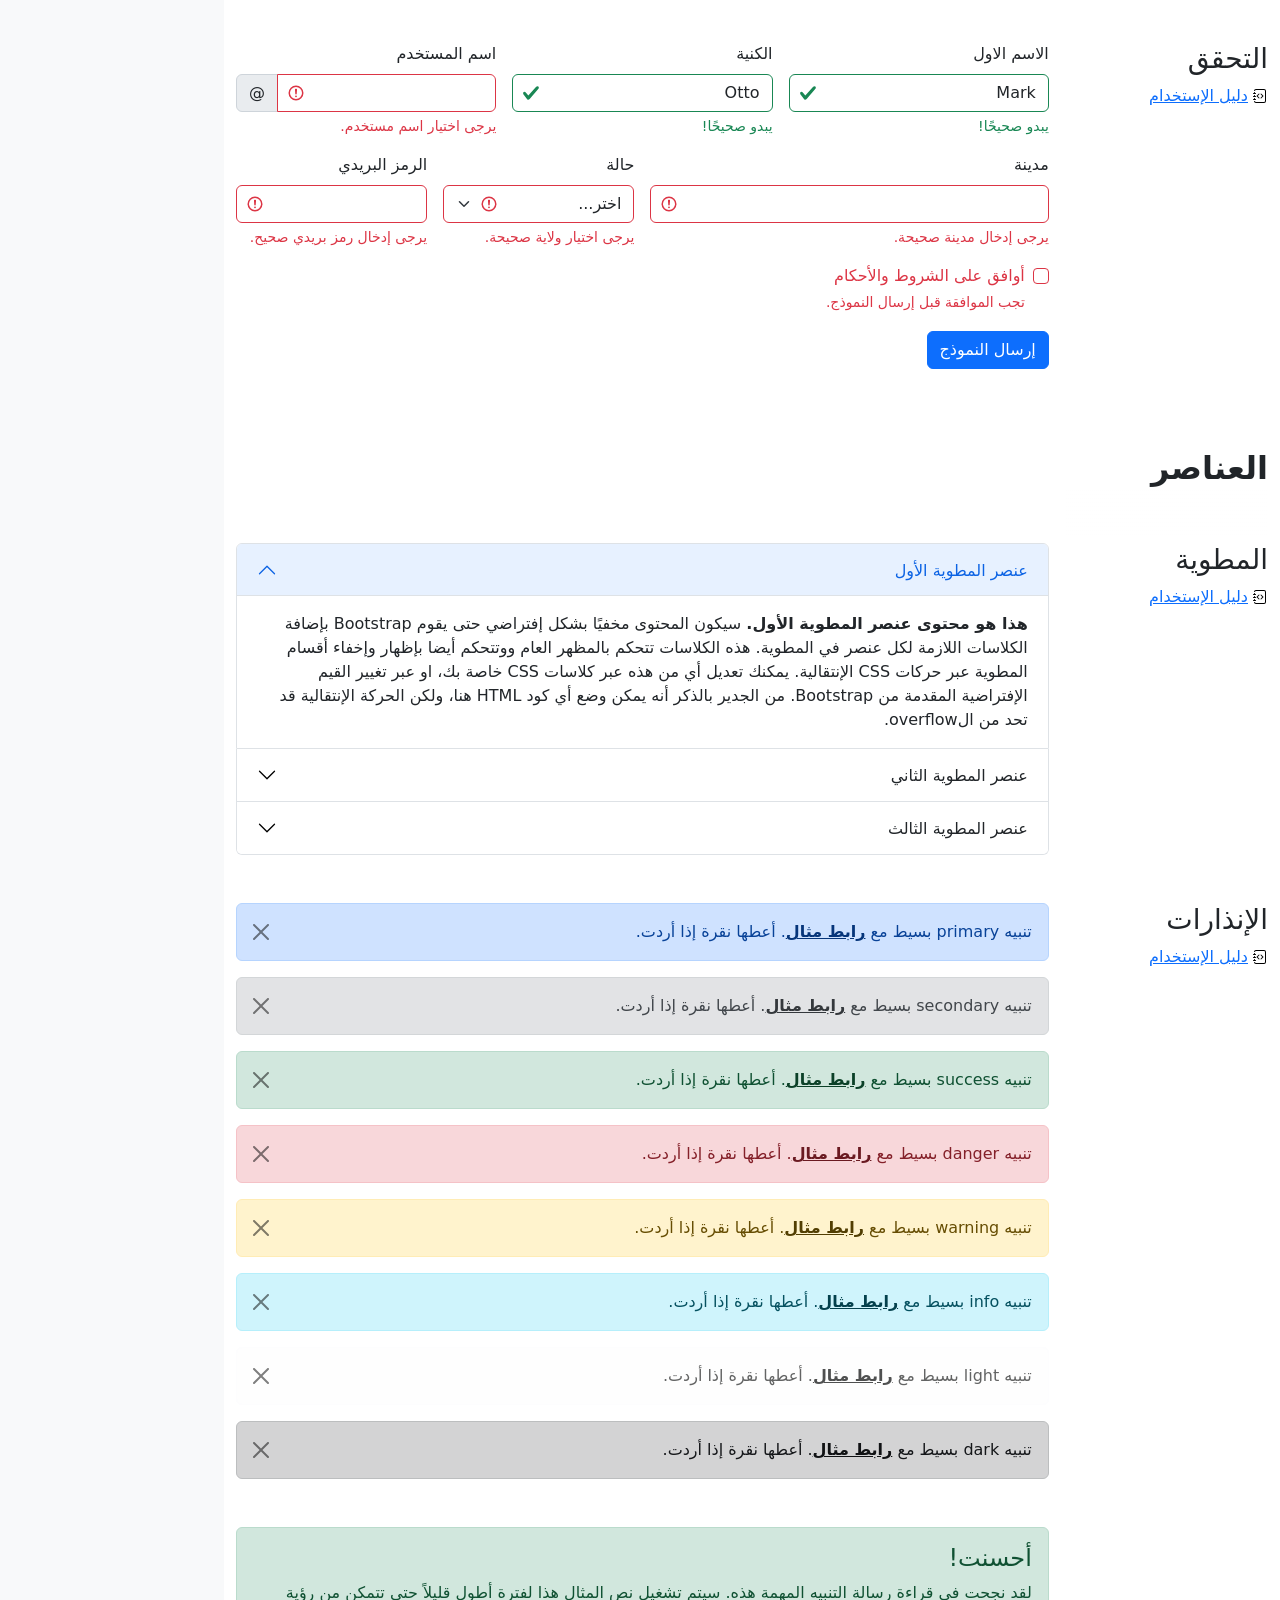
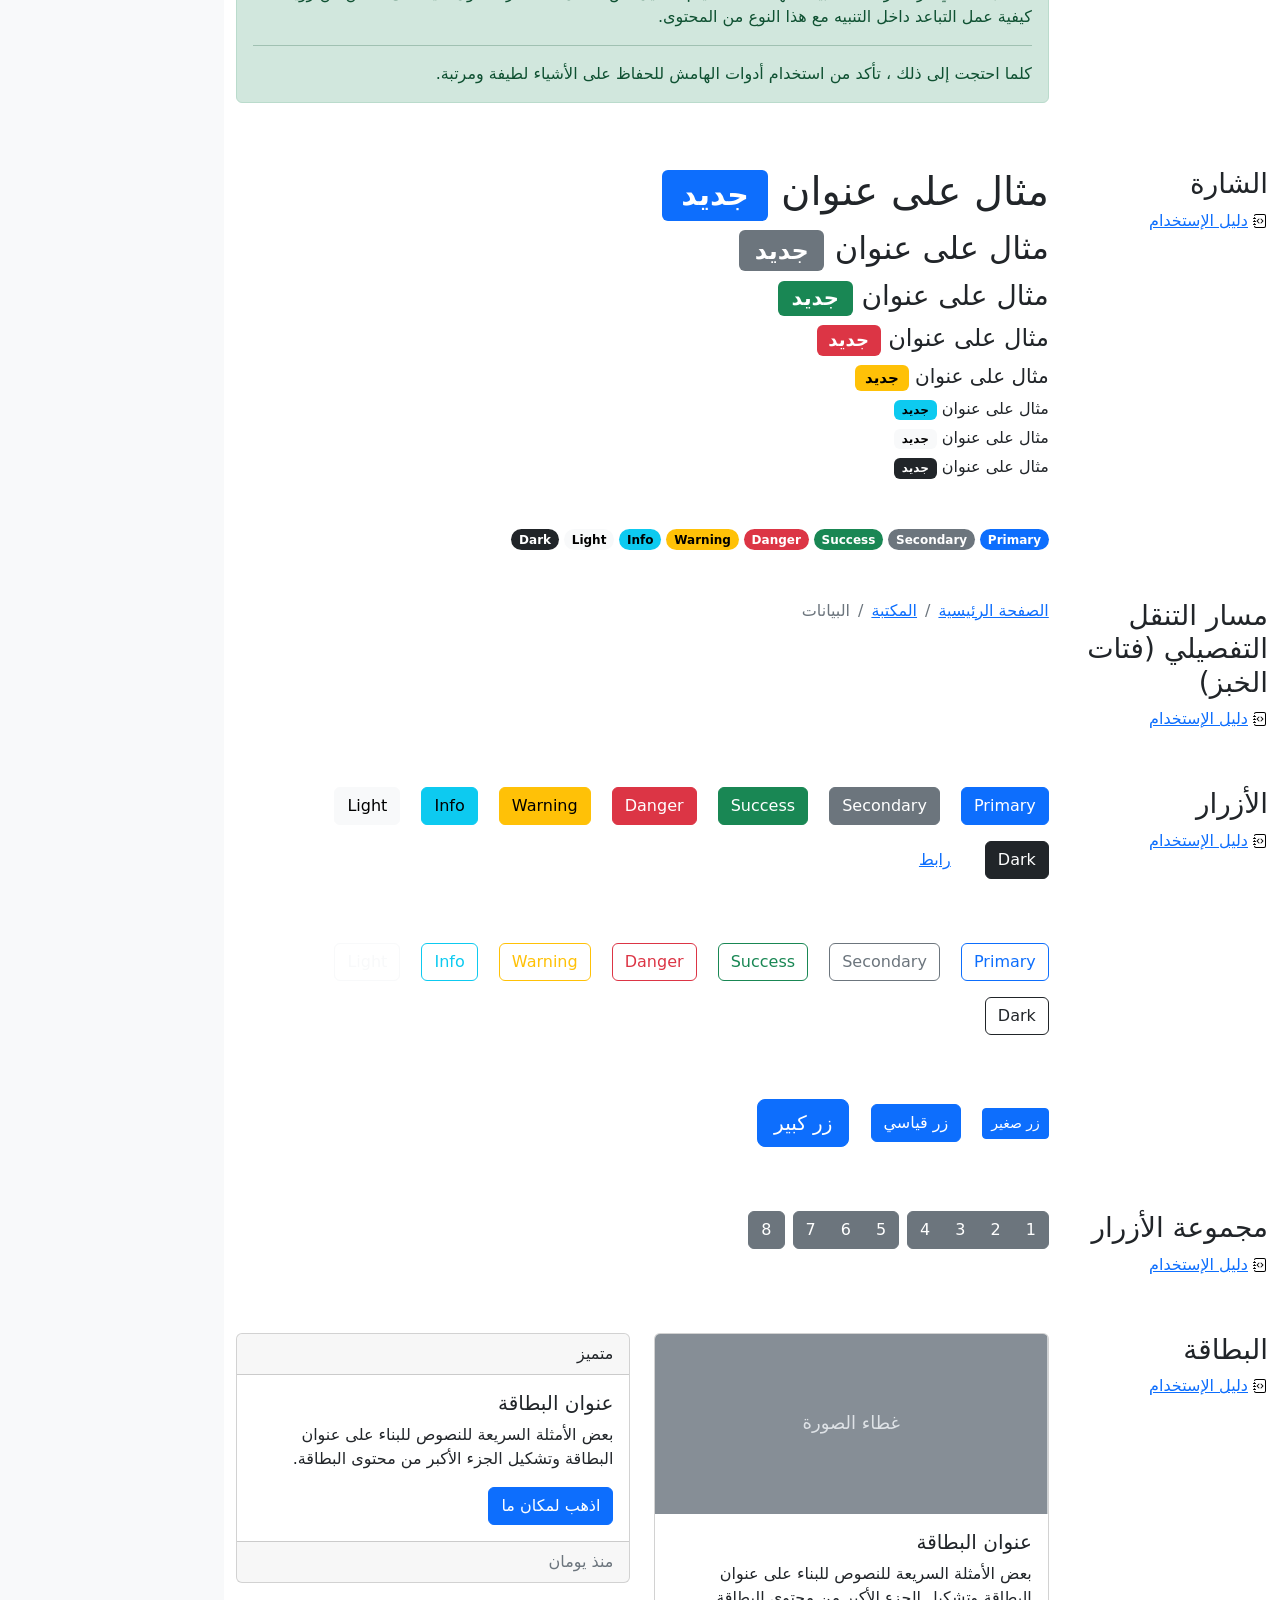
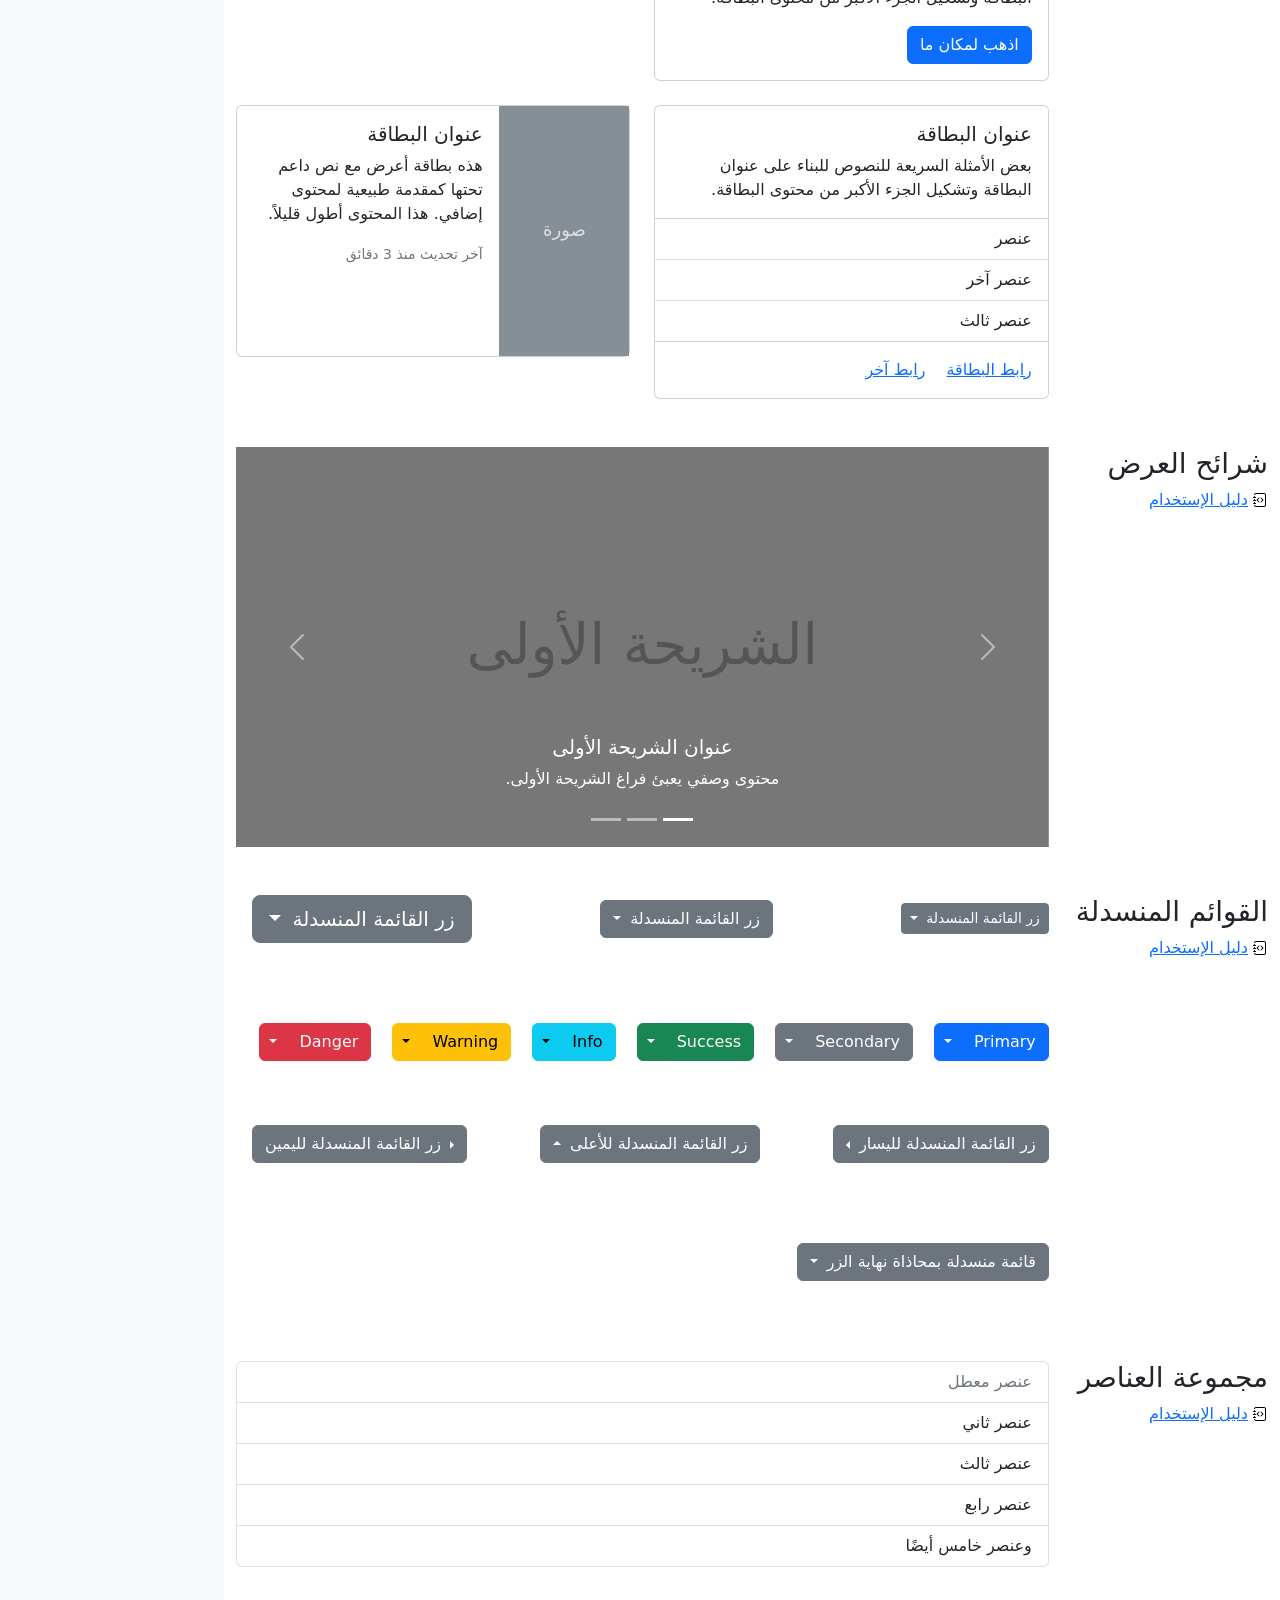
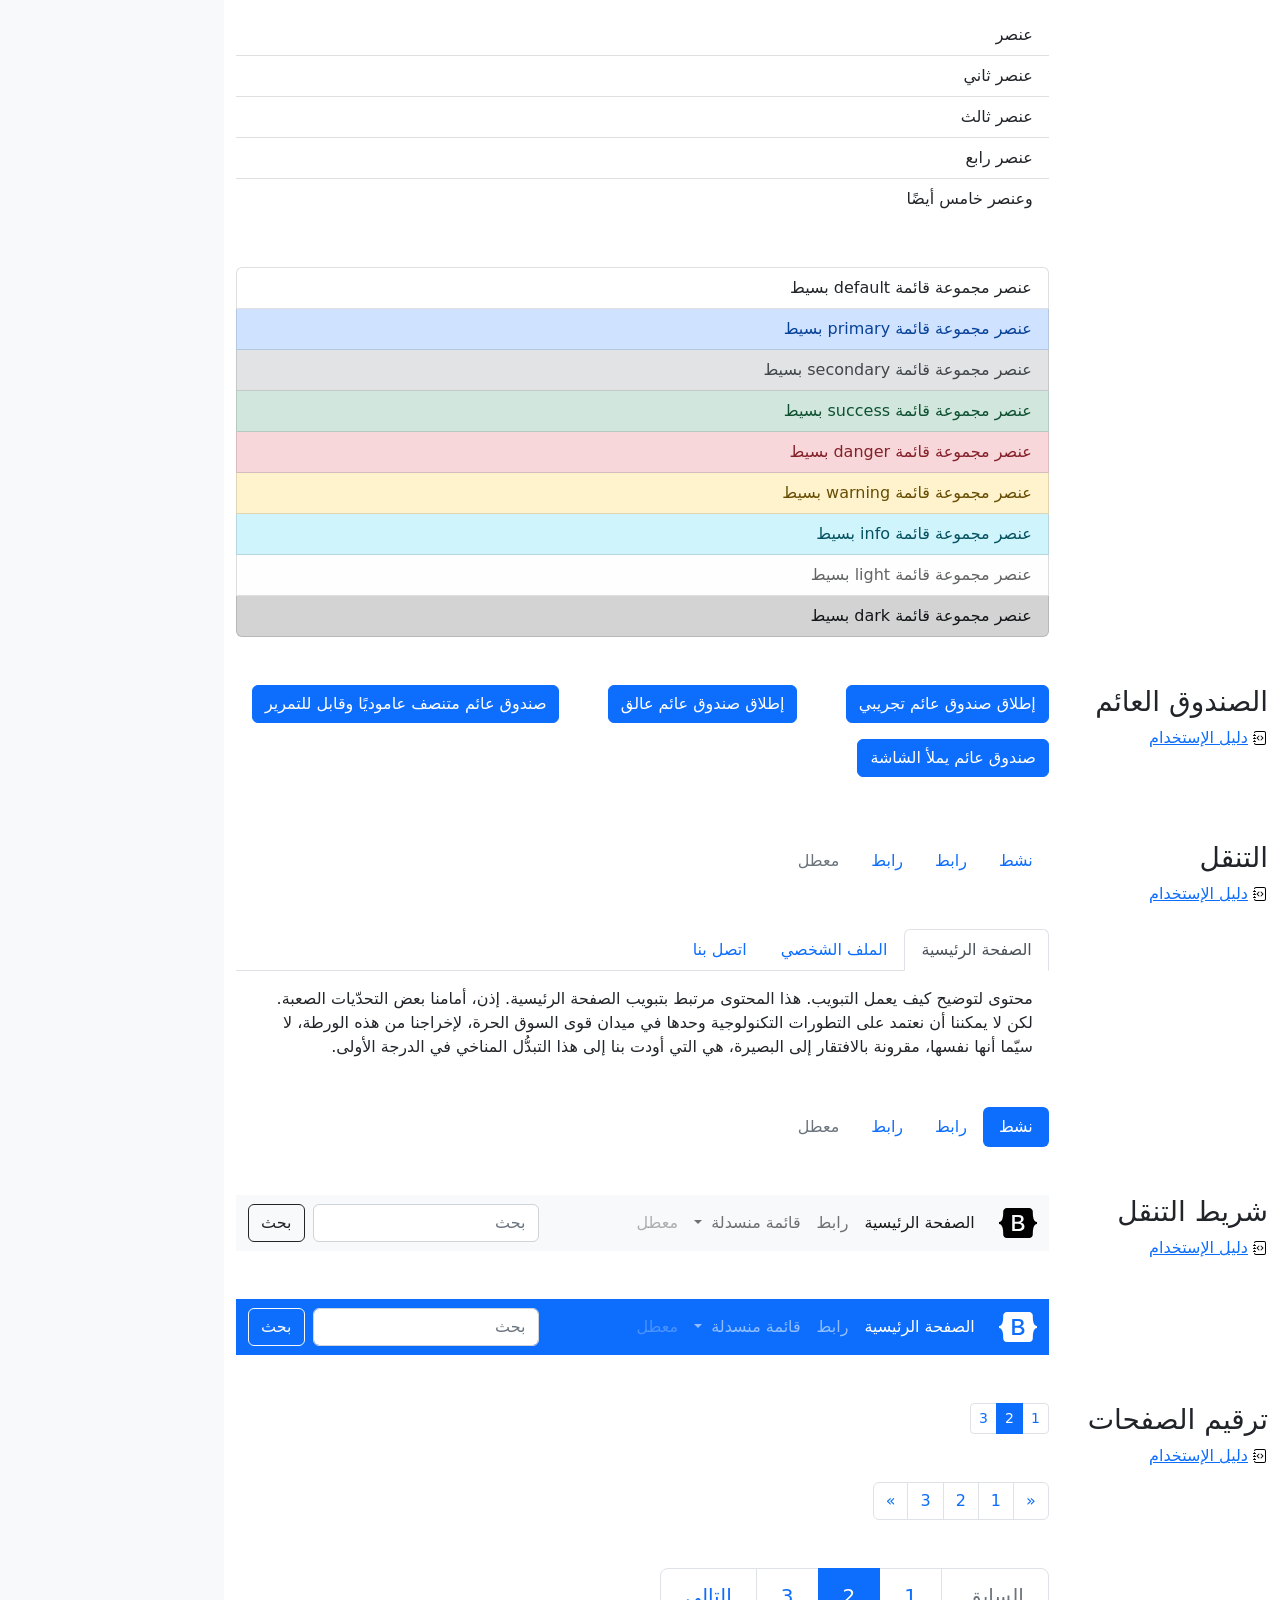
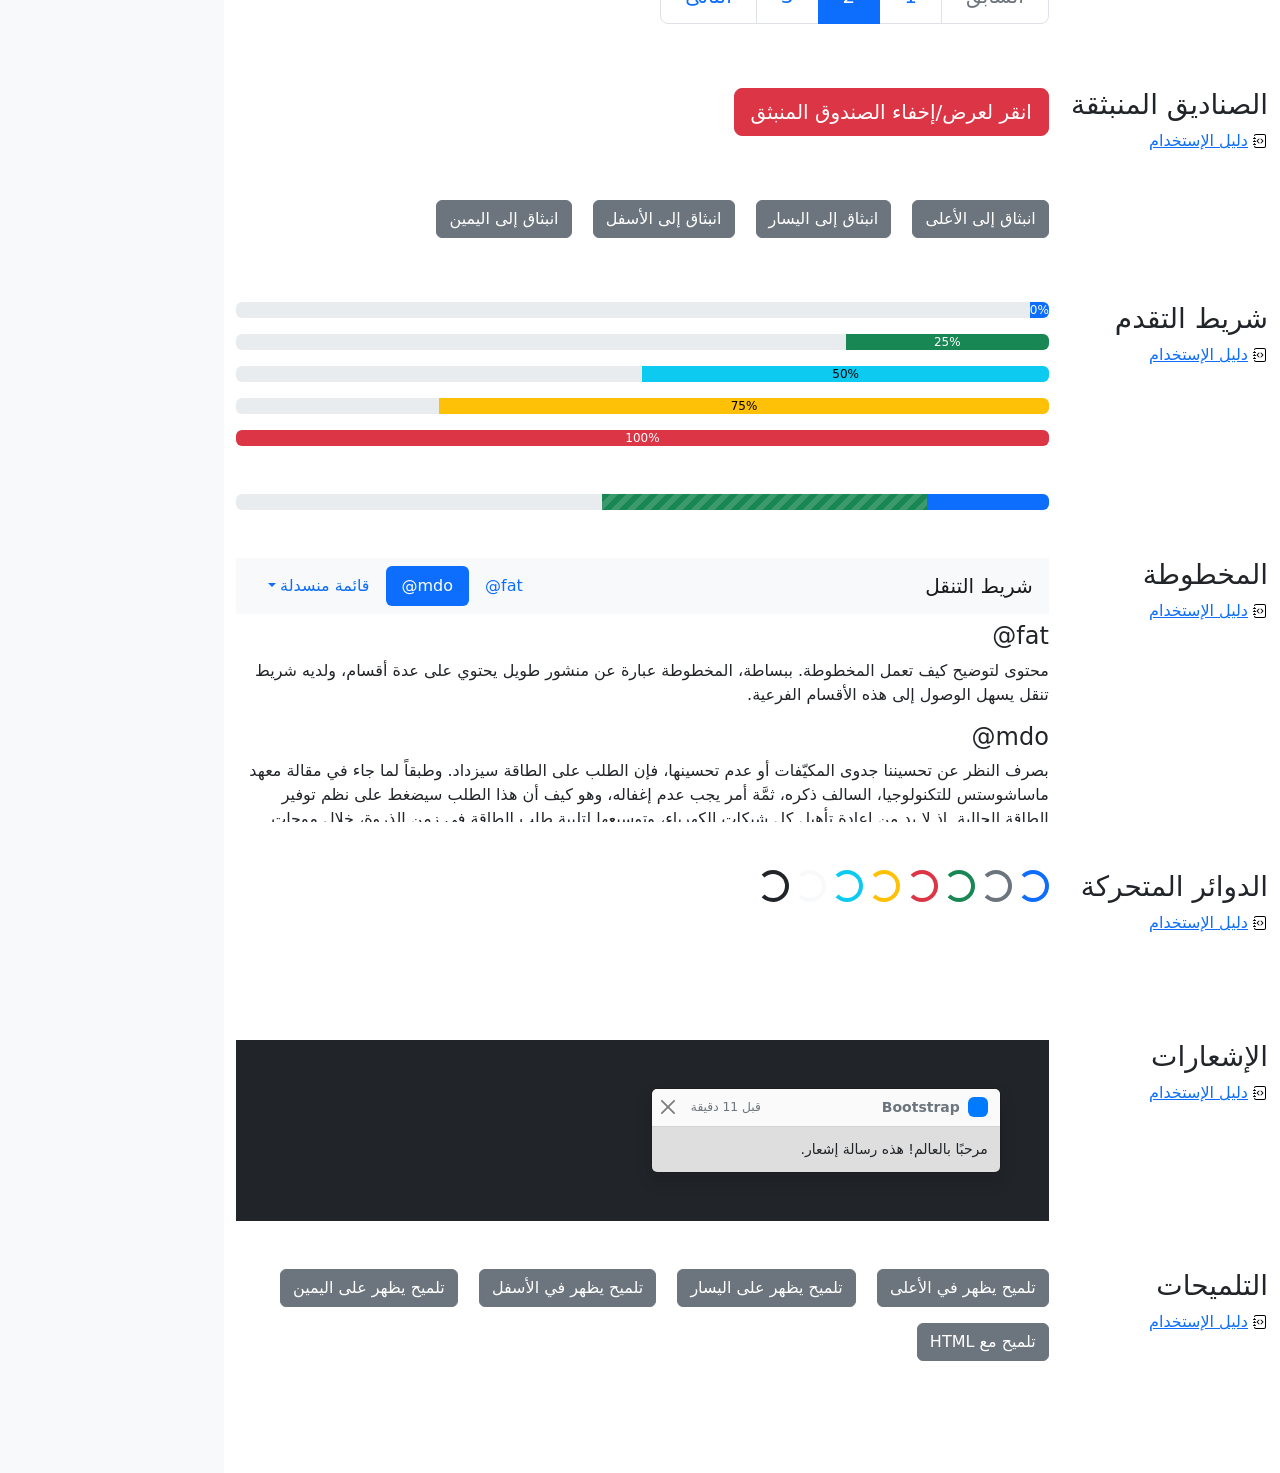
<file: bootstrap-5.2.1-examples/cheatsheet-rtl/index.html>
<!doctype html>
<html lang="ar" dir="rtl">
  <head>
    <meta charset="utf-8">
    <meta name="viewport" content="width=device-width, initial-scale=1">
    <meta name="description" content="">
    <meta name="author" content="Mark Otto, Jacob Thornton, and Bootstrap contributors">
    <meta name="generator" content="Hugo 0.101.0">
    <title>ورقة الغش · Bootstrap v5.2</title>

    <link rel="canonical" href="https://getbootstrap.com/docs/5.2/examples/cheatsheet-rtl/">

    

    

<link href="../assets/dist/css/bootstrap.rtl.min.css" rel="stylesheet">

    <style>
      .bd-placeholder-img {
        font-size: 1.125rem;
        text-anchor: middle;
        -webkit-user-select: none;
        -moz-user-select: none;
        user-select: none;
      }

      @media (min-width: 768px) {
        .bd-placeholder-img-lg {
          font-size: 3.5rem;
        }
      }

      .b-example-divider {
        height: 3rem;
        background-color: rgba(0, 0, 0, .1);
        border: solid rgba(0, 0, 0, .15);
        border-width: 1px 0;
        box-shadow: inset 0 .5em 1.5em rgba(0, 0, 0, .1), inset 0 .125em .5em rgba(0, 0, 0, .15);
      }

      .b-example-vr {
        flex-shrink: 0;
        width: 1.5rem;
        height: 100vh;
      }

      .bi {
        vertical-align: -.125em;
        fill: currentColor;
      }

      .nav-scroller {
        position: relative;
        z-index: 2;
        height: 2.75rem;
        overflow-y: hidden;
      }

      .nav-scroller .nav {
        display: flex;
        flex-wrap: nowrap;
        padding-bottom: 1rem;
        margin-top: -1px;
        overflow-x: auto;
        text-align: center;
        white-space: nowrap;
        -webkit-overflow-scrolling: touch;
      }
    </style>

    
    <!-- Custom styles for this template -->
    <link href="../cheatsheet/cheatsheet.rtl.css" rel="stylesheet">
  </head>
  <body class="bg-light">
    
<header class="bd-header bg-dark py-3 d-flex align-items-stretch border-bottom border-dark">
  <div class="container-fluid d-flex align-items-center">
    <h1 class="d-flex align-items-center fs-4 text-white mb-0">
      <img src="../assets/brand/bootstrap-logo-white.svg" width="38" height="30" class="me-3" alt="Bootstrap">
      ورقة الغش
    </h1>
    <a href="../examples/cheatsheet/" class="ms-auto link-light" hreflang="en">جدول بيانات LTR</a>
  </div>
</header>
<aside class="bd-aside sticky-xl-top text-muted align-self-start mb-3 mb-xl-5 px-2">
  <h2 class="h6 pt-4 pb-3 mb-4 border-bottom">على هذه الصفحة</h2>
  <nav class="small" id="toc">
    <ul class="list-unstyled">
      <li class="my-2">
        <button class="btn d-inline-flex align-items-center collapsed border-0" data-bs-toggle="collapse" aria-expanded="false" data-bs-target="#contents-collapse" aria-controls="contents-collapse">المحتوى</button>
        <ul class="list-unstyled ps-3 collapse" id="contents-collapse">
          <li><a class="d-inline-flex align-items-center rounded text-decoration-none" href="#typography">النصوص</a></li>
          <li><a class="d-inline-flex align-items-center rounded text-decoration-none" href="#images">الصور</a></li>
          <li><a class="d-inline-flex align-items-center rounded text-decoration-none" href="#tables">الجداول</a></li>
          <li><a class="d-inline-flex align-items-center rounded text-decoration-none" href="#figures">النماذج البيانية</a></li>
        </ul>
      </li>
      <li class="my-2">
        <button class="btn d-inline-flex align-items-center collapsed border-0" data-bs-toggle="collapse" aria-expanded="false" data-bs-target="#forms-collapse" aria-controls="forms-collapse">النماذج</button>
        <ul class="list-unstyled ps-3 collapse" id="forms-collapse">
          <li><a class="d-inline-flex align-items-center rounded text-decoration-none" href="#overview">نظرة عامة</a></li>
          <li><a class="d-inline-flex align-items-center rounded text-decoration-none" href="#disabled-forms">الحقول المعطلة</a></li>
          <li><a class="d-inline-flex align-items-center rounded text-decoration-none" href="#sizing">الأحجام</a></li>
          <li><a class="d-inline-flex align-items-center rounded text-decoration-none" href="#input-group">مجموعة الإدخال</a></li>
          <li><a class="d-inline-flex align-items-center rounded text-decoration-none" href="#floating-labels">الحقول ذوي العناوين العائمة</a></li>
          <li><a class="d-inline-flex align-items-center rounded text-decoration-none" href="#validation">التحقق</a></li>
        </ul>
      </li>
      <li class="my-2">
        <button class="btn d-inline-flex align-items-center collapsed border-0" data-bs-toggle="collapse" aria-expanded="false" data-bs-target="#components-collapse" aria-controls="components-collapse">مكونات</button>
        <ul class="list-unstyled ps-3 collapse" id="components-collapse">
          <li><a class="d-inline-flex align-items-center rounded text-decoration-none" href="#accordion">المطوية</a></li>
          <li><a class="d-inline-flex align-items-center rounded text-decoration-none" href="#alerts">الإنذارات</a></li>
          <li><a class="d-inline-flex align-items-center rounded text-decoration-none" href="#badge">الشارة</a></li>
          <li><a class="d-inline-flex align-items-center rounded text-decoration-none" href="#breadcrumb">مسار التنقل التفصيلي</a></li>
          <li><a class="d-inline-flex align-items-center rounded text-decoration-none" href="#buttons">الأزرار</a></li>
          <li><a class="d-inline-flex align-items-center rounded text-decoration-none" href="#button-group">مجموعة الأزرار</a></li>
          <li><a class="d-inline-flex align-items-center rounded text-decoration-none" href="#card">البطاقة</a></li>
          <li><a class="d-inline-flex align-items-center rounded text-decoration-none" href="#carousel">شرائح العرض</a></li>
          <li><a class="d-inline-flex align-items-center rounded text-decoration-none" href="#dropdowns">القوائم المنسدلة</a></li>
          <li><a class="d-inline-flex align-items-center rounded text-decoration-none" href="#list-group">مجموعة العناصر</a></li>
          <li><a class="d-inline-flex align-items-center rounded text-decoration-none" href="#modal">الصندوق العائم</a></li>
          <li><a class="d-inline-flex align-items-center rounded text-decoration-none" href="#navs">التنقل</a></li>
          <li><a class="d-inline-flex align-items-center rounded text-decoration-none" href="#navbar">شريط التنقل</a></li>
          <li><a class="d-inline-flex align-items-center rounded text-decoration-none" href="#pagination">ترقيم الصفحات</a></li>
          <li><a class="d-inline-flex align-items-center rounded text-decoration-none" href="#popovers">الصناديق المنبثقة</a></li>
          <li><a class="d-inline-flex align-items-center rounded text-decoration-none" href="#progress">شريط التقدم</a></li>
          <li><a class="d-inline-flex align-items-center rounded text-decoration-none" href="#scrollspy">المخطوطة</a></li>
          <li><a class="d-inline-flex align-items-center rounded text-decoration-none" href="#spinners">الدوائر المتحركة</a></li>
          <li><a class="d-inline-flex align-items-center rounded text-decoration-none" href="#toasts">الإشعارات</a></li>
          <li><a class="d-inline-flex align-items-center rounded text-decoration-none" href="#tooltips">التلميحات</a></li>
        </ul>
      </li>
    </ul>
  </nav>
</aside>
<div class="bd-cheatsheet container-fluid bg-body">
  <section id="content">
    <h2 class="sticky-xl-top fw-bold pt-3 pt-xl-5 pb-2 pb-xl-3">المحتوى</h2>

    <article class="my-3" id="typography">
      <div class="bd-heading sticky-xl-top align-self-start mt-5 mb-3 mt-xl-0 mb-xl-2">
        <h3>النصوص</h3>
        <a class="d-flex align-items-center" hreflang="en" href="../content/typography/">دليل الإستخدام</a>
      </div>

      <div>
        <div class="bd-example-snippet bd-code-snippet"><div class="bd-example">
        <p class="display-1">العرض 1</p>
        <p class="display-2">العرض 2</p>
        <p class="display-3">العرض 3</p>
        <p class="display-4">العرض 4</p>
        <p class="display-5">العرض 5</p>
        <p class="display-6">العرض 6</p>
        </div></div>


        <div class="bd-example-snippet bd-code-snippet"><div class="bd-example">
        <p class="h1">عنوان 1</p>
        <p class="h2">عنوان 2</p>
        <p class="h3">عنوان 3</p>
        <p class="h4">عنوان 4</p>
        <p class="h5">عنوان 5</p>
        <p class="h6">عنوان 6</p>
        </div></div>


        <div class="bd-example-snippet bd-code-snippet"><div class="bd-example">
        <p class="lead">
          هذه قطعة إملائية متميزة، فهي مصممة لتكون بارزة من بين القطع الإملائية الأخرى.
        </p>
        </div></div>


        <div class="bd-example-snippet bd-code-snippet"><div class="bd-example">
        <p>يمكنك استخدام تصنيف mark <mark>لتحديد</mark> نص.</p>
        <p><del>من المفترض أن يتم التعامل مع هذا السطر كنص محذوف.</del></p>
        <p><s>من المفترض أن يتم التعامل مع هذا السطر على أنه لم يعد دقيقًا.</s></p>
        <p><ins>من المفترض أن يتم التعامل مع هذا السطر كإضافة إلى المستند.</ins></p>
        <p><u>سيتم عرض النص في هذا السطر كما وتحته خط.</u></p>
        <p><small>من المفترض أن يتم التعامل مع هذا السطر على أنه يحوي تفاصيل صغيرة.</small></p>
        <p><strong>هذا السطر يحوي نص عريض.</strong></p>
        <p><em>هذا السطر يحوي نص مائل.</em></p>
        </div></div>


        <div class="bd-example-snippet bd-code-snippet"><div class="bd-example">
        <hr>
        </div></div>


        <div class="bd-example-snippet bd-code-snippet"><div class="bd-example">
        <blockquote class="blockquote">
          <p>إقتباس مبهر، موضوع في عنصر blockquote</p>
          <footer class="blockquote-footer">شخص مشهور في <cite title= "عنوان المصدر"> عنوان المصدر </cite></footer>
        </blockquote>
        </div></div>


        <div class="bd-example-snippet bd-code-snippet"><div class="bd-example">
        <ul class="list-unstyled">
          <li>هذه قائمة عناصر.</li>
          <li>بالرغم من أنها مصممة كي لا تظهر كذلك.</li>
          <li>إلا أنها مجهزة كـ قائمة خلف الكواليس</li>
          <li>هذا التصميم ينطبق فقد على القائمة الرئيسية</li>
          <li>القوائم الفرعية
            <ul>
              <li>لا تتأثر بهذا التصميم</li>
              <li>فهي تظهر عليها علامات الترقيم</li>
              <li>وتحتوي على مساحة فارغة بجوارها</li>
            </ul>
          </li>
          <li>قد يكون هذا التصميم مفيدًا في بعض الأحيان.</li>
        </ul>
        </div></div>


        <div class="bd-example-snippet bd-code-snippet"><div class="bd-example">
        <ul class="list-inline">
          <li class="list-inline-item">هذا عنصر في قائمة.</li>
          <li class="list-inline-item">وهذا أيضًا.</li>
          <li class="list-inline-item">لكنهم يظهرون متجاورين.</li>
        </ul>
        </div></div>

      </div>
    </article>
    <article class="my-3" id="images">
      <div class="bd-heading sticky-xl-top align-self-start mt-5 mb-3 mt-xl-0 mb-xl-2">
        <h3>الصور</h3>
        <a class="d-flex align-items-center" hreflang="en" href="../content/images/">دليل الإستخدام</a>
      </div>

      <div>
        <div class="bd-example-snippet bd-code-snippet"><div class="bd-example">
        <svg class="bd-placeholder-img bd-placeholder-img-lg img-fluid" width="100%" height="250" xmlns="http://www.w3.org/2000/svg" role="img" aria-label="Placeholder: صورة مستجيبة" preserveAspectRatio="xMidYMid slice" focusable="false"><title>Placeholder</title><rect width="100%" height="100%" fill="#868e96"/><text x="50%" y="50%" fill="#dee2e6" dy=".3em">صورة مستجيبة</text></svg>

        </div></div>


        <div class="bd-example-snippet bd-code-snippet"><div class="bd-example">
        <svg class="bd-placeholder-img img-thumbnail" width="200" height="200" xmlns="http://www.w3.org/2000/svg" role="img" aria-label="صورة عنصر نائب مربع عام مع حدود بيضاء حولها ، مما يجعلها تشبه صورة تم التقاطها بكاميرا فورية قديمة: 200x200" preserveAspectRatio="xMidYMid slice" focusable="false"><title>صورة عنصر نائب مربع عام مع حدود بيضاء حولها ، مما يجعلها تشبه صورة تم التقاطها بكاميرا فورية قديمة</title><rect width="100%" height="100%" fill="#868e96"/><text x="50%" y="50%" fill="#dee2e6" dy=".3em">200x200</text></svg>

        </div></div>

      </div>
    </article>
    <article class="my-3" id="tables">
      <div class="bd-heading sticky-xl-top align-self-start mt-5 mb-3 mt-xl-0 mb-xl-2">
        <h3>الجداول</h3>
        <a class="d-flex align-items-center" hreflang="en" href="../content/tables/">دليل الإستخدام</a>
      </div>

      <div>
        <div class="bd-example-snippet bd-code-snippet"><div class="bd-example">
        <table class="table table-striped">
          <thead>
          <tr>
            <th scope="col">#</th>
            <th scope="col">الاسم الاول</th>
            <th scope="col">الكنية</th>
            <th scope="col">الاسم المستعار</th>
          </tr>
          </thead>
          <tbody>
          <tr>
            <th scope="row">1</th>
            <td>Mark</td>
            <td>Otto</td>
            <td><bdo lang="en" dir="ltr">@mdo</bdo></td>
          </tr>
          <tr>
            <th scope="row">2</th>
            <td>Jacob</td>
            <td>Thornton</td>
            <td><bdo lang="en" dir="ltr">@fat</bdo></td>
          </tr>
          <tr>
            <th scope="row">3</th>
            <td colspan="2">Larry the Bird</td>
            <td><bdo lang="en" dir="ltr">@twitter</bdo></td>
          </tr>
          </tbody>
        </table>
        </div></div>


        <div class="bd-example-snippet bd-code-snippet"><div class="bd-example">
        <table class="table table-dark table-borderless">
          <thead>
          <tr>
            <th scope="col">#</th>
            <th scope="col">الاسم الاول</th>
            <th scope="col">الكنية</th>
            <th scope="col">الاسم المستعار</th>
          </tr>
          </thead>
          <tbody>
          <tr>
            <th scope="row">1</th>
            <td>Mark</td>
            <td>Otto</td>
            <td><bdo lang="en" dir="ltr">@mdo</bdo></td>
          </tr>
          <tr>
            <th scope="row">2</th>
            <td>Jacob</td>
            <td>Thornton</td>
            <td><bdo lang="en" dir="ltr">@fat</bdo></td>
          </tr>
          <tr>
            <th scope="row">3</th>
            <td colspan="2">Larry the Bird</td>
            <td><bdo lang="en" dir="ltr">@twitter</bdo></td>
          </tr>
          </tbody>
        </table>
        </div></div>


        <div class="bd-example-snippet bd-code-snippet"><div class="bd-example">
        <table class="table table-hover">
          <thead>
          <tr>
            <th scope="col">Class</th>
            <th scope="col">عنوان</th>
            <th scope="col">عنوان</th>
          </tr>
          </thead>
          <tbody>
          <tr>
            <th scope="row">Default</th>
            <td>خلية</td>
            <td>خلية</td>
          </tr>
          
          <tr class="table-primary">
            <th scope="row">Primary</th>
            <td>خلية</td>
            <td>خلية</td>
          </tr>
          <tr class="table-secondary">
            <th scope="row">Secondary</th>
            <td>خلية</td>
            <td>خلية</td>
          </tr>
          <tr class="table-success">
            <th scope="row">Success</th>
            <td>خلية</td>
            <td>خلية</td>
          </tr>
          <tr class="table-danger">
            <th scope="row">Danger</th>
            <td>خلية</td>
            <td>خلية</td>
          </tr>
          <tr class="table-warning">
            <th scope="row">Warning</th>
            <td>خلية</td>
            <td>خلية</td>
          </tr>
          <tr class="table-info">
            <th scope="row">Info</th>
            <td>خلية</td>
            <td>خلية</td>
          </tr>
          <tr class="table-light">
            <th scope="row">Light</th>
            <td>خلية</td>
            <td>خلية</td>
          </tr>
          <tr class="table-dark">
            <th scope="row">Dark</th>
            <td>خلية</td>
            <td>خلية</td>
          </tr>
          </tbody>
        </table>
        </div></div>


        <div class="bd-example-snippet bd-code-snippet"><div class="bd-example">
        <table class="table table-sm table-bordered">
          <thead>
          <tr>
            <th scope="col">#</th>
            <th scope="col">الاسم الاول</th>
            <th scope="col">الكنية</th>
            <th scope="col">الاسم المستعار</th>
          </tr>
          </thead>
          <tbody>
          <tr>
            <th scope="row">1</th>
            <td>Mark</td>
            <td>Otto</td>
            <td><bdo lang="en" dir="ltr">@mdo</bdo></td>
          </tr>
          <tr>
            <th scope="row">2</th>
            <td>Jacob</td>
            <td>Thornton</td>
            <td><bdo lang="en" dir="ltr">@fat</bdo></td>
          </tr>
          <tr>
            <th scope="row">3</th>
            <td colspan="2">Larry the Bird</td>
            <td><bdo lang="en" dir="ltr">@twitter</bdo></td>
          </tr>
          </tbody>
        </table>
        </div></div>

      </div>
    </article>
    <article class="my-3" id="figures">
      <div class="bd-heading sticky-xl-top align-self-start mt-5 mb-3 mt-xl-0 mb-xl-2">
        <h3>النماذج البيانية</h3>
        <a class="d-flex align-items-center" hreflang="en" href="../content/figures/">دليل الإستخدام</a>
      </div>

      <div>
        <div class="bd-example-snippet bd-code-snippet"><div class="bd-example">
        <figure class="figure">
          <svg class="bd-placeholder-img figure-img img-fluid rounded" width="400" height="300" xmlns="http://www.w3.org/2000/svg" role="img" aria-label="Placeholder: 400x300" preserveAspectRatio="xMidYMid slice" focusable="false"><title>Placeholder</title><rect width="100%" height="100%" fill="#868e96"/><text x="50%" y="50%" fill="#dee2e6" dy=".3em">400x300</text></svg>

          <figcaption class="figure-caption">شرح للصورة أعلاه.</figcaption>
        </figure>
        </div></div>

      </div>
    </article>
  </section>

  <section id="forms">
    <h2 class="sticky-xl-top fw-bold pt-3 pt-xl-5 pb-2 pb-xl-3">النماذج</h2>

    <article class="my-3" id="overview">
      <div class="bd-heading sticky-xl-top align-self-start mt-5 mb-3 mt-xl-0 mb-xl-2">
        <h3>نظرة عامة</h3>
        <a class="d-flex align-items-center" hreflang="en" href="../forms/overview/">دليل الإستخدام</a>
      </div>

      <div>
        <div class="bd-example-snippet bd-code-snippet"><div class="bd-example">
        <form>
          <div class="mb-3">
            <label for="exampleInputEmail1" class="form-label">البريد الإلكتروني</label>
            <input type="email" class="form-control" id="exampleInputEmail1" aria-describedby="emailHelp">
            <div id="emailHelp" class="form-text">لن نقوم بمشاركة بريدك الإلكتروني مع أي شخص آخر.</div>
          </div>
          <div class="mb-3">
            <label for="exampleInputPassword1" class="form-label">كلمة السر</label>
            <input type="password" class="form-control" id="exampleInputPassword1">
          </div>
          <div class="mb-3">
            <label for="exampleSelect" class="form-label">قائمة اختيار</label>
            <select class="form-select" id="exampleSelect">
              <option selected>افتح قائمة الاختيار هذه</option>
              <option value="1">واحد</option>
              <option value="2">اثنان</option>
              <option value="3">ثلاثة</option>
            </select>
          </div>
          <div class="mb-3 form-check">
            <input type="checkbox" class="form-check-input" id="exampleCheck1">
            <label class="form-check-label" for="exampleCheck1">اخترني</label>
          </div>
          <fieldset class="mb-3">
            <legend>أزرار الاختيار الأحادي</legend>
            <div class="form-check">
              <input type="radio" name="radios" class="form-check-input" id="exampleRadio1" checked>
              <label class="form-check-label" for="exampleRadio1">الخيار الافتراضي</label>
            </div>
            <div class="mb-3 form-check">
              <input type="radio" name="radios" class="form-check-input" id="exampleRadio2">
              <label class="form-check-label" for="exampleRadio2">خيار آخر</label>
            </div>
          </fieldset>
          <div class="mb-3">
            <label class="form-label" for="customFile">رفع</label>
            <input type="file" class="form-control" id="customFile">
          </div>
          <div class="mb-3 form-check form-switch">
            <input class="form-check-input" type="checkbox" role="switch" id="flexSwitchCheckChecked" checked>
            <label class="form-check-label" for="flexSwitchCheckChecked">زر على شكل مفتاح اختيار.</label>
          </div>
          <div class="mb-3">
            <label for="customRange3" class="form-label">مثال على حقل اختيار نطاقي</label>
            <input type="range" class="form-range" min="0" max="5" step="0.5" id="customRange3">
          </div>
          <button type="submit" class="btn btn-primary">إرسال</button>
        </form>
        </div></div>

      </div>
    </article>
    <article class="my-3" id="disabled-forms">
      <div class="bd-heading sticky-xl-top align-self-start mt-5 mb-3 mt-xl-0 mb-xl-2">
        <h3>الحقول المعطلة</h3>
        <a class="d-flex align-items-center" hreflang="en" href="../forms/overview/#disabled-forms">دليل الإستخدام</a>
      </div>

      <div>
        <div class="bd-example-snippet bd-code-snippet"><div class="bd-example">
        <form>
          <fieldset disabled aria-label="مثال على مجموعة الحقول المعطلة">
            <div class="mb-3">
              <label for="disabledTextInput" class="form-label">حقل إدخال معطل</label>
              <input type="text" id="disabledTextInput" class="form-control" placeholder="حقل إدخال معطل">
            </div>
            <div class="mb-3">
              <label for="disabledSelect" class="form-label">قائمة اختيار معطلة</label>
              <select id="disabledSelect" class="form-select">
                <option>خيار معطل</option>
              </select>
            </div>
            <div class="mb-3">
              <div class="form-check">
                <input class="form-check-input" type="checkbox" id="disabledFieldsetCheck" disabled>
                <label class="form-check-label" for="disabledFieldsetCheck">
                  زر اختيار معطل
                </label>
              </div>
            </div>
            <fieldset class="mb-3">
              <legend>أزرار اختيار أحادي معطلين</legend>
              <div class="form-check">
                <input type="radio" name="radios" class="form-check-input" id="disabledRadio1" disabled>
                <label class="form-check-label" for="disabledRadio1">خيار معطل</label>
              </div>
              <div class="mb-3 form-check">
                <input type="radio" name="radios" class="form-check-input" id="disabledRadio2" disabled>
                <label class="form-check-label" for="disabledRadio2">خيار آخر معطل</label>
              </div>
            </fieldset>
            <div class="mb-3">
              <label class="form-label" for="disabledCustomFile">رفع معطل</label>
              <input type="file" class="form-control" id="disabledCustomFile" disabled>
            </div>
            <div class="mb-3 form-check form-switch">
              <input class="form-check-input" type="checkbox" role="switch" id="disabledSwitchCheckChecked" checked disabled>
              <label class="form-check-label" for="disabledSwitchCheckChecked">زر معطل على شكل مفتاح اختيار.</label>
            </div>
            <div class="mb-3">
              <label for="disabledRange" class="form-label">حقل اختيار نطاقي معطل</label>
              <input type="range" class="form-range" min="0" max="5" step="0.5" id="disabledRange">
            </div>
            <button type="submit" class="btn btn-primary">إرسال</button>
          </fieldset>
        </form>
        </div></div>

      </div>
    </article>
    <article class="my-3" id="sizing">
      <div class="bd-heading sticky-xl-top align-self-start mt-5 mb-3 mt-xl-0 mb-xl-2">
        <h3>الأحجام</h3>
        <a class="d-flex align-items-center" hreflang="en" href="../forms/form-control/#sizing">دليل الإستخدام</a>
      </div>

      <div>
        <div class="bd-example-snippet bd-code-snippet"><div class="bd-example">
        <div class="mb-3">
          <input class="form-control form-control-lg" type="text" placeholder="حقل إدخال كبير" aria-label=".form-control-lg مثال">
        </div>
        <div class="mb-3">
          <select class="form-select form-select-lg" aria-label=".form-select-lg مثال">
            <option selected>افتح قائمة الاختيار هذه</option>
            <option value="1">واحد</option>
            <option value="2">اثنان</option>
            <option value="3">ثلاثة</option>
          </select>
        </div>
        <div class="mb-3">
          <input type="file" class="form-control form-control-lg" aria-label="مثال على إدخال ملف كبير">
        </div>
        </div></div>


        <div class="bd-example-snippet bd-code-snippet"><div class="bd-example">
        <div class="mb-3">
          <input class="form-control form-control-sm" type="text" placeholder="حقل إدخال صغير" aria-label=".form-control-sm مثال">
        </div>
        <div class="mb-3">
          <select class="form-select form-select-sm" aria-label=".form-select-sm مثال">
            <option selected>افتح قائمة الاختيار هذه</option>
            <option value="1">واحد</option>
            <option value="2">اثنان</option>
            <option value="3">ثلاثة</option>
          </select>
        </div>
        <div class="mb-3">
          <input type="file" class="form-control form-control-sm" aria-label="مثال على إدخال ملف صغير">
        </div>
        </div></div>

      </div>
    </article>
    <article class="my-3" id="input-group">
      <div class="bd-heading sticky-xl-top align-self-start mt-5 mb-3 mt-xl-0 mb-xl-2">
        <h3>مجموعة الإدخال</h3>
        <a class="d-flex align-items-center" hreflang="en" href="../forms/input-group/">دليل الإستخدام</a>
      </div>

      <div>
        <div class="bd-example-snippet bd-code-snippet"><div class="bd-example">
        <div class="input-group mb-3">
          <span class="input-group-text" id="basic-addon1">أنا اسمي</span>
          <input type="text" class="form-control" placeholder="فلان الفلاني" aria-label="الاسم" aria-describedby="basic-addon1">
        </div>
        <div class="input-group mb-3">
          <input type="text" class="form-control" placeholder="أنا أحب الكعك والقهوة" aria-label="الطعام المفضل" aria-describedby="basic-addon2">
          <span class="input-group-text" id="basic-addon2">وغيرها</span>
        </div>
        <label for="basic-url" class="form-label">عنوان حسابك الشخصي</label>
        <div class="input-group mb-3">
          <input type="text" class="form-control" id="basic-url" aria-describedby="basic-addon3">
          <span class="input-group-text" id="basic-addon3"><bdo lang="en" dir="ltr">https://example.com/users/</bdo></span>
        </div>
        <div class="input-group mb-3">
          <span class="input-group-text"><bdo lang="en" dir="ltr">.00</bdo></span>
          <input type="text" class="form-control" aria-label="المبلغ (لأقرب دولار)">
          <span class="input-group-text">$</span>
        </div>
        <div class="input-group">
          <span class="input-group-text">مع textarea</span>
          <textarea class="form-control" aria-label="مع textarea"></textarea>
        </div>
        </div></div>

      </div>
    </article>
    <article class="my-3" id="floating-labels">
      <div class="bd-heading sticky-xl-top align-self-start mt-5 mb-3 mt-xl-0 mb-xl-2">
        <h3>الحقول ذوي العناوين العائمة</h3>
        <a class="d-flex align-items-center" href="../forms/floating-labels/">دليل الإستخدام</a>
      </div>

      <div>
        <div class="bd-example-snippet bd-code-snippet"><div class="bd-example">
        <form>
          <div class="form-floating mb-3">
            <input type="email" class="form-control" id="floatingInput" placeholder="name@example.com">
            <label for="floatingInput">البريد الالكتروني</label>
          </div>
          <div class="form-floating">
            <input type="password" class="form-control" id="floatingPassword" placeholder="كلمة السر">
            <label for="floatingPassword">كلمة السر</label>
          </div>
        </form>
        </div></div>

      </div>
    </article>
    <article class="my-3" id="validation">
      <div class="bd-heading sticky-xl-top align-self-start mt-5 mb-3 mt-xl-0 mb-xl-2">
        <h3>التحقق</h3>
        <a class="d-flex align-items-center" hreflang="en" href="../forms/validation/">دليل الإستخدام</a>
      </div>

      <div>
        <div class="bd-example-snippet bd-code-snippet"><div class="bd-example">
        <form class="row g-3">
          <div class="col-md-4">
            <label for="validationServer01" class="form-label">الاسم الاول</label>
            <input type="text" class="form-control is-valid" id="validationServer01" value="Mark" required>
            <div class="valid-feedback">
              يبدو صحيحًا!
            </div>
          </div>
          <div class="col-md-4">
            <label for="validationServer02" class="form-label">الكنية</label>
            <input type="text" class="form-control is-valid" id="validationServer02" value="Otto" required>
            <div class="valid-feedback">
              يبدو صحيحًا!
            </div>
          </div>
          <div class="col-md-4">
            <label for="validationServerUsername" class="form-label">اسم المستخدم</label>
            <div class="input-group has-validation">
              <input type="text" class="form-control is-invalid" id="validationServerUsername" aria-describedby="inputGroupPrepend3" required>
              <span class="input-group-text" id="inputGroupPrepend3">@</span>
              <div class="invalid-feedback">
                يرجى اختيار اسم مستخدم.
              </div>
            </div>
          </div>
          <div class="col-md-6">
            <label for="validationServer03" class="form-label">مدينة</label>
            <input type="text" class="form-control is-invalid" id="validationServer03" required>
            <div class="invalid-feedback">
              يرجى إدخال مدينة صحيحة.
            </div>
          </div>
          <div class="col-md-3">
            <label for="validationServer04" class="form-label">حالة</label>
            <select class="form-select is-invalid" id="validationServer04" required>
              <option selected disabled value="">اختر...</option>
              <option>...</option>
            </select>
            <div class="invalid-feedback">
              يرجى اختيار ولاية صحيحة.
            </div>
          </div>
          <div class="col-md-3">
            <label for="validationServer05" class="form-label">الرمز البريدي</label>
            <input type="text" class="form-control is-invalid" id="validationServer05" required>
            <div class="invalid-feedback">
              يرجى إدخال رمز بريدي صحيح.
            </div>
          </div>
          <div class="col-12">
            <div class="form-check">
              <input class="form-check-input is-invalid" type="checkbox" value="" id="invalidCheck3" required>
              <label class="form-check-label" for="invalidCheck3">
                أوافق على الشروط والأحكام
              </label>
              <div class="invalid-feedback">
                تجب الموافقة قبل إرسال النموذج.
              </div>
            </div>
          </div>
          <div class="col-12">
            <button class="btn btn-primary" type="submit">إرسال النموذج</button>
          </div>
        </form>
        </div></div>

      </div>
    </article>
  </section>

  <section id="components">
    <h2 class="sticky-xl-top fw-bold pt-3 pt-xl-5 pb-2 pb-xl-3">العناصر</h2>

    <article class="my-3" id="accordion">
      <div class="bd-heading sticky-xl-top align-self-start mt-5 mb-3 mt-xl-0 mb-xl-2">
        <h3>المطوية</h3>
        <a class="d-flex align-items-center" hreflang="en" href="../components/accordion/">دليل الإستخدام</a>
      </div>

      <div>
        <div class="bd-example-snippet bd-code-snippet"><div class="bd-example">
        <div class="accordion" id="accordionExample">
          <div class="accordion-item">
            <h4 class="accordion-header" id="headingOne">
              <button class="accordion-button" type="button" data-bs-toggle="collapse" data-bs-target="#collapseOne" aria-expanded="true" aria-controls="collapseOne">
                عنصر المطوية الأول
              </button>
            </h4>
            <div id="collapseOne" class="accordion-collapse collapse show" aria-labelledby="headingOne" data-bs-parent="#accordionExample">
              <div class="accordion-body">
                <strong>هذا هو محتوى عنصر المطوية الأول.</strong> سيكون المحتوى مخفيًا بشكل إفتراضي حتى يقوم Bootstrap بإضافة الكلاسات اللازمة لكل عنصر في المطوية. هذه الكلاسات تتحكم بالمظهر العام ووتتحكم أيضا بإظهار وإخفاء أقسام المطوية عبر حركات CSS الإنتقالية. يمكنك تعديل أي من هذه عبر كلاسات CSS خاصة بك، او عبر تغيير القيم الإفتراضية المقدمة من Bootstrap. من الجدير بالذكر أنه يمكن وضع أي كود HTML هنا، ولكن الحركة الإنتقالية قد تحد من الoverflow.
              </div>
            </div>
          </div>
          <div class="accordion-item">
            <h4 class="accordion-header" id="headingTwo">
              <button class="accordion-button collapsed" type="button" data-bs-toggle="collapse" data-bs-target="#collapseTwo" aria-expanded="false" aria-controls="collapseTwo">
                عنصر المطوية الثاني
              </button>
            </h4>
            <div id="collapseTwo" class="accordion-collapse collapse" aria-labelledby="headingTwo" data-bs-parent="#accordionExample">
              <div class="accordion-body">
                <strong>هذا هو محتوى عنصر المطوية الثاني.</strong> سيكون المحتوى مخفيًا بشكل إفتراضي حتى يقوم Bootstrap بإضافة الكلاسات اللازمة لكل عنصر في المطوية. هذه الكلاسات تتحكم بالمظهر العام ووتتحكم أيضا بإظهار وإخفاء أقسام المطوية عبر حركات CSS الإنتقالية. يمكنك تعديل أي من هذه عبر كلاسات CSS خاصة بك، او عبر تغيير القيم الإفتراضية المقدمة من Bootstrap. من الجدير بالذكر أنه يمكن وضع أي كود HTML هنا، ولكن الحركة الإنتقالية قد تحد من الoverflow.
              </div>
            </div>
          </div>
          <div class="accordion-item">
            <h4 class="accordion-header" id="headingThree">
              <button class="accordion-button collapsed" type="button" data-bs-toggle="collapse" data-bs-target="#collapseThree" aria-expanded="false" aria-controls="collapseThree">
                عنصر المطوية الثالث
              </button>
            </h4>
            <div id="collapseThree" class="accordion-collapse collapse" aria-labelledby="headingThree" data-bs-parent="#accordionExample">
              <div class="accordion-body">
                <strong>هذا هو محتوى عنصر المطوية الثالث.</strong> سيكون المحتوى مخفيًا بشكل إفتراضي حتى يقوم Bootstrap بإضافة الكلاسات اللازمة لكل عنصر في المطوية. هذه الكلاسات تتحكم بالمظهر العام ووتتحكم أيضا بإظهار وإخفاء أقسام المطوية عبر حركات CSS الإنتقالية. يمكنك تعديل أي من هذه عبر كلاسات CSS خاصة بك، او عبر تغيير القيم الإفتراضية المقدمة من Bootstrap. من الجدير بالذكر أنه يمكن وضع أي كود HTML هنا، ولكن الحركة الإنتقالية قد تحد من الoverflow.
              </div>
            </div>
          </div>
        </div>
        </div></div>

      </div>
    </article>
    <article class="my-3" id="alerts">
      <div class="bd-heading sticky-xl-top align-self-start mt-5 mb-3 mt-xl-0 mb-xl-2">
        <h3>الإنذارات</h3>
        <a class="d-flex align-items-center" hreflang="en" href="../components/alerts/">دليل الإستخدام</a>
      </div>

      <div>
        <div class="bd-example-snippet bd-code-snippet"><div class="bd-example">
        
        <div class="alert alert-primary alert-dismissible fade show" role="alert">
          تنبيه primary بسيط مع <a href="#" class="alert-link">رابط مثال</a>. أعطها نقرة إذا أردت.
          <button type="button" class="btn-close" data-bs-dismiss="alert" aria-label="قريب"></button>
        </div>
        <div class="alert alert-secondary alert-dismissible fade show" role="alert">
          تنبيه secondary بسيط مع <a href="#" class="alert-link">رابط مثال</a>. أعطها نقرة إذا أردت.
          <button type="button" class="btn-close" data-bs-dismiss="alert" aria-label="قريب"></button>
        </div>
        <div class="alert alert-success alert-dismissible fade show" role="alert">
          تنبيه success بسيط مع <a href="#" class="alert-link">رابط مثال</a>. أعطها نقرة إذا أردت.
          <button type="button" class="btn-close" data-bs-dismiss="alert" aria-label="قريب"></button>
        </div>
        <div class="alert alert-danger alert-dismissible fade show" role="alert">
          تنبيه danger بسيط مع <a href="#" class="alert-link">رابط مثال</a>. أعطها نقرة إذا أردت.
          <button type="button" class="btn-close" data-bs-dismiss="alert" aria-label="قريب"></button>
        </div>
        <div class="alert alert-warning alert-dismissible fade show" role="alert">
          تنبيه warning بسيط مع <a href="#" class="alert-link">رابط مثال</a>. أعطها نقرة إذا أردت.
          <button type="button" class="btn-close" data-bs-dismiss="alert" aria-label="قريب"></button>
        </div>
        <div class="alert alert-info alert-dismissible fade show" role="alert">
          تنبيه info بسيط مع <a href="#" class="alert-link">رابط مثال</a>. أعطها نقرة إذا أردت.
          <button type="button" class="btn-close" data-bs-dismiss="alert" aria-label="قريب"></button>
        </div>
        <div class="alert alert-light alert-dismissible fade show" role="alert">
          تنبيه light بسيط مع <a href="#" class="alert-link">رابط مثال</a>. أعطها نقرة إذا أردت.
          <button type="button" class="btn-close" data-bs-dismiss="alert" aria-label="قريب"></button>
        </div>
        <div class="alert alert-dark alert-dismissible fade show" role="alert">
          تنبيه dark بسيط مع <a href="#" class="alert-link">رابط مثال</a>. أعطها نقرة إذا أردت.
          <button type="button" class="btn-close" data-bs-dismiss="alert" aria-label="قريب"></button>
        </div>
        </div></div>


        <div class="bd-example-snippet bd-code-snippet"><div class="bd-example">
        <div class="alert alert-success" role="alert">
          <h4 class="alert-heading">أحسنت!</h4>
          <p>لقد نجحت في قراءة رسالة التنبيه المهمة هذه. سيتم تشغيل نص المثال هذا لفترة أطول قليلاً حتى تتمكن من رؤية كيفية عمل التباعد داخل التنبيه مع هذا النوع من المحتوى.</p>
          <hr>
          <p class="mb-0">كلما احتجت إلى ذلك ، تأكد من استخدام أدوات الهامش للحفاظ على الأشياء لطيفة ومرتبة.</p>
        </div>
        </div></div>

      </div>
    </article>
    <article class="my-3" id="badge">
      <div class="bd-heading sticky-xl-top align-self-start mt-5 mb-3 mt-xl-0 mb-xl-2">
        <h3>الشارة</h3>
        <a class="d-flex align-items-center" hreflang="en" href="../components/badge/">دليل الإستخدام</a>
      </div>

      <div>
        <div class="bd-example-snippet bd-code-snippet"><div class="bd-example">
        <p class="h1">مثال على عنوان <span class="badge bg-primary">جديد</span></p>
        <p class="h2">مثال على عنوان <span class="badge bg-secondary">جديد</span></p>
        <p class="h3">مثال على عنوان <span class="badge bg-success">جديد</span></p>
        <p class="h4">مثال على عنوان <span class="badge bg-danger">جديد</span></p>
        <p class="h5">مثال على عنوان <span class="badge text-bg-warning">جديد</span></p>
        <p class="h6">مثال على عنوان <span class="badge text-bg-info">جديد</span></p>
        <p class="h6">مثال على عنوان <span class="badge text-bg-light">جديد</span></p>
        <p class="h6">مثال على عنوان <span class="badge bg-dark">جديد</span></p>
        </div></div>


        <div class="bd-example-snippet bd-code-snippet"><div class="bd-example">
        
        <span class="badge rounded-pill bg-primary">Primary</span>
        <span class="badge rounded-pill bg-secondary">Secondary</span>
        <span class="badge rounded-pill bg-success">Success</span>
        <span class="badge rounded-pill bg-danger">Danger</span>
        <span class="badge rounded-pill text-bg-warning">Warning</span>
        <span class="badge rounded-pill text-bg-info">Info</span>
        <span class="badge rounded-pill text-bg-light">Light</span>
        <span class="badge rounded-pill bg-dark">Dark</span>
        </div></div>

      </div>
    </article>
    <article class="my-3" id="breadcrumb">
      <div class="bd-heading sticky-xl-top align-self-start mt-5 mb-3 mt-xl-0 mb-xl-2">
        <h3>مسار التنقل التفصيلي (فتات الخبز)</h3>
        <a class="d-flex align-items-center" hreflang="en" href="../components/breadcrumb/">دليل الإستخدام</a>
      </div>

      <div>
        <div class="bd-example-snippet bd-code-snippet"><div class="bd-example">
        <nav aria-label="فتات الخبز">
          <ol class="breadcrumb">
            <li class="breadcrumb-item"><a href="#">الصفحة الرئيسية</a></li>
            <li class="breadcrumb-item"><a href="#">المكتبة</a></li>
            <li class="breadcrumb-item active" aria-current="page">البيانات</li>
          </ol>
        </nav>
        </div></div>

      </div>
    </article>
    <article class="my-3" id="buttons">
      <div class="bd-heading sticky-xl-top align-self-start mt-5 mb-3 mt-xl-0 mb-xl-2">
        <h3>الأزرار</h3>
        <a class="d-flex align-items-center" hreflang="en" href="../components/buttons/">دليل الإستخدام</a>
      </div>

      <div>
        <div class="bd-example-snippet bd-code-snippet"><div class="bd-example">
        
        <button type="button" class="btn btn-primary">Primary</button>
        <button type="button" class="btn btn-secondary">Secondary</button>
        <button type="button" class="btn btn-success">Success</button>
        <button type="button" class="btn btn-danger">Danger</button>
        <button type="button" class="btn btn-warning">Warning</button>
        <button type="button" class="btn btn-info">Info</button>
        <button type="button" class="btn btn-light">Light</button>
        <button type="button" class="btn btn-dark">Dark</button>

        <button type="button" class="btn btn-link">رابط</button>
        </div></div>


        <div class="bd-example-snippet bd-code-snippet"><div class="bd-example">
        
        <button type="button" class="btn btn-outline-primary">Primary</button>
        <button type="button" class="btn btn-outline-secondary">Secondary</button>
        <button type="button" class="btn btn-outline-success">Success</button>
        <button type="button" class="btn btn-outline-danger">Danger</button>
        <button type="button" class="btn btn-outline-warning">Warning</button>
        <button type="button" class="btn btn-outline-info">Info</button>
        <button type="button" class="btn btn-outline-light">Light</button>
        <button type="button" class="btn btn-outline-dark">Dark</button>
        </div></div>


        <div class="bd-example-snippet bd-code-snippet"><div class="bd-example">
        <button type="button" class="btn btn-primary btn-sm">زر صغير</button>
        <button type="button" class="btn btn-primary">زر قياسي</button>
        <button type="button" class="btn btn-primary btn-lg">زر كبير</button>
        </div></div>

      </div>
    </article>
    <article class="my-3" id="button-group">
      <div class="bd-heading sticky-xl-top align-self-start mt-5 mb-3 mt-xl-0 mb-xl-2">
        <h3>مجموعة الأزرار</h3>
        <a class="d-flex align-items-center" hreflang="en" href="../components/button-group/">دليل الإستخدام</a>
      </div>

      <div>
        <div class="bd-example-snippet bd-code-snippet"><div class="bd-example">
        <div class="btn-toolbar" role="toolbar" aria-label="شريط أدوات مع مجموعات أزرار">
          <div class="btn-group me-2" role="group" aria-label="المجموعة الأولى">
            <button type="button" class="btn btn-secondary">1</button>
            <button type="button" class="btn btn-secondary">2</button>
            <button type="button" class="btn btn-secondary">3</button>
            <button type="button" class="btn btn-secondary">4</button>
          </div>
          <div class="btn-group me-2" role="group" aria-label="المجموعة الثانية">
            <button type="button" class="btn btn-secondary">5</button>
            <button type="button" class="btn btn-secondary">6</button>
            <button type="button" class="btn btn-secondary">7</button>
          </div>
          <div class="btn-group" role="group" aria-label="المجموعة الثالثة">
            <button type="button" class="btn btn-secondary">8</button>
          </div>
        </div>
        </div></div>

      </div>
    </article>
    <article class="my-3" id="card">
      <div class="bd-heading sticky-xl-top align-self-start mt-5 mb-3 mt-xl-0 mb-xl-2">
        <h3>البطاقة</h3>
        <a class="d-flex align-items-center" hreflang="en" href="../components/card/">دليل الإستخدام</a>
      </div>

      <div>
        <div class="bd-example-snippet bd-code-snippet"><div class="bd-example">
        <div class="row  row-cols-1 row-cols-md-2 g-4">
          <div class="col">
            <div class="card">
              <svg class="bd-placeholder-img card-img-top" width="100%" height="180" xmlns="http://www.w3.org/2000/svg" role="img" aria-label="Placeholder: غطاء الصورة" preserveAspectRatio="xMidYMid slice" focusable="false"><title>Placeholder</title><rect width="100%" height="100%" fill="#868e96"/><text x="50%" y="50%" fill="#dee2e6" dy=".3em">غطاء الصورة</text></svg>

              <div class="card-body">
                <h5 class="card-title">عنوان البطاقة</h5>
                <p class="card-text">بعض الأمثلة السريعة للنصوص للبناء على عنوان البطاقة وتشكيل الجزء الأكبر من محتوى البطاقة.</p>
                <a href="#" class="btn btn-primary">اذهب لمكان ما</a>
              </div>
            </div>
          </div>
          <div class="col">
            <div class="card">
              <div class="card-header">
                متميز
              </div>
              <div class="card-body">
                <h5 class="card-title">عنوان البطاقة</h5>
                <p class="card-text">بعض الأمثلة السريعة للنصوص للبناء على عنوان البطاقة وتشكيل الجزء الأكبر من محتوى البطاقة.</p>
                <a href="#" class="btn btn-primary">اذهب لمكان ما</a>
              </div>
              <div class="card-footer text-muted">
                منذ يومان
              </div>
            </div>
          </div>
          <div class="col">
            <div class="card">
              <div class="card-body">
                <h5 class="card-title">عنوان البطاقة</h5>
                <p class="card-text">بعض الأمثلة السريعة للنصوص للبناء على عنوان البطاقة وتشكيل الجزء الأكبر من محتوى البطاقة.</p>
              </div>
              <ul class="list-group list-group-flush">
                <li class="list-group-item">عنصر</li>
                <li class="list-group-item">عنصر آخر</li>
                <li class="list-group-item">عنصر ثالث</li>
              </ul>
              <div class="card-body">
                <a href="#" class="card-link">رابط البطاقة</a>
                <a href="#" class="card-link">رابط آخر</a>
              </div>
            </div>
          </div>
          <div class="col">
            <div class="card">
              <div class="row g-0">
                <div class="col-md-4">
                  <svg class="bd-placeholder-img" width="100%" height="250" xmlns="http://www.w3.org/2000/svg" role="img" aria-label="Placeholder: صورة" preserveAspectRatio="xMidYMid slice" focusable="false"><title>Placeholder</title><rect width="100%" height="100%" fill="#868e96"/><text x="50%" y="50%" fill="#dee2e6" dy=".3em">صورة</text></svg>

                </div>
                <div class="col-md-8">
                  <div class="card-body">
                    <h5 class="card-title">عنوان البطاقة</h5>
                    <p class="card-text">هذه بطاقة أعرض مع نص داعم تحتها كمقدمة طبيعية لمحتوى إضافي. هذا المحتوى أطول قليلاً.</p>
                    <p class="card-text"><small class="text-muted">آخر تحديث منذ 3 دقائق</small></p>
                  </div>
                </div>
              </div>
            </div>
          </div>
        </div>
        </div></div>

      </div>
    </article>
    <article class="my-3" id="carousel">
      <div class="bd-heading sticky-xl-top align-self-start mt-5 mb-3 mt-xl-0 mb-xl-2">
        <h3>شرائح العرض</h3>
        <a class="d-flex align-items-center" hreflang="en" href="../components/carousel/">دليل الإستخدام</a>
      </div>

      <div>
        <div class="bd-example-snippet bd-code-snippet"><div class="bd-example">
        <div id="carouselExampleCaptions" class="carousel slide" data-bs-ride="carousel">
          <div class="carousel-indicators">
            <button type="button" data-bs-target="#carouselExampleCaptions" data-bs-slide-to="0" class="active" aria-current="true" aria-label="الشريحة الأولى"></button>
            <button type="button" data-bs-target="#carouselExampleCaptions" data-bs-slide-to="1" aria-label="الشريحة الثانية"></button>
            <button type="button" data-bs-target="#carouselExampleCaptions" data-bs-slide-to="2" aria-label="الشريحة الثالثة"></button>
          </div>
          <div class="carousel-inner">
            <div class="carousel-item active">
              <svg class="bd-placeholder-img bd-placeholder-img-lg d-block w-100" width="800" height="400" xmlns="http://www.w3.org/2000/svg" role="img" aria-label="Placeholder: الشريحة الأولى" preserveAspectRatio="xMidYMid slice" focusable="false"><title>Placeholder</title><rect width="100%" height="100%" fill="#777"/><text x="50%" y="50%" fill="#555" dy=".3em">الشريحة الأولى</text></svg>

              <div class="carousel-caption d-none d-md-block">
                <h5>عنوان الشريحة الأولى</h5>
                <p>محتوى وصفي يعبئ فراغ الشريحة الأولى.</p>
              </div>
            </div>
            <div class="carousel-item">
              <svg class="bd-placeholder-img bd-placeholder-img-lg d-block w-100" width="800" height="400" xmlns="http://www.w3.org/2000/svg" role="img" aria-label="Placeholder: الشريحة الثانية" preserveAspectRatio="xMidYMid slice" focusable="false"><title>Placeholder</title><rect width="100%" height="100%" fill="#666"/><text x="50%" y="50%" fill="#444" dy=".3em">الشريحة الثانية</text></svg>

              <div class="carousel-caption d-none d-md-block">
                <h5>عنوان الشريحة الثانية</h5>
                <p>محتوى وصفي يعبئ فراغ الشريحة الأولى.</p>
              </div>
            </div>
            <div class="carousel-item">
              <svg class="bd-placeholder-img bd-placeholder-img-lg d-block w-100" width="800" height="400" xmlns="http://www.w3.org/2000/svg" role="img" aria-label="Placeholder: الشريحة الثالثة" preserveAspectRatio="xMidYMid slice" focusable="false"><title>Placeholder</title><rect width="100%" height="100%" fill="#555"/><text x="50%" y="50%" fill="#333" dy=".3em">الشريحة الثالثة</text></svg>

              <div class="carousel-caption d-none d-md-block">
                <h5>عنوان الشريحة الثالثة</h5>
                <p>محتوى وصفي يعبئ فراغ الشريحة الأولى.</p>
              </div>
            </div>
          </div>
          <button class="carousel-control-prev" type="button" data-bs-target="#carouselExampleCaptions" data-bs-slide="prev">
            <span class="carousel-control-prev-icon" aria-hidden="true"></span>
            <span class="visually-hidden">السابق</span>
          </button>
          <button class="carousel-control-next" type="button" data-bs-target="#carouselExampleCaptions" data-bs-slide="next">
            <span class="carousel-control-next-icon" aria-hidden="true"></span>
            <span class="visually-hidden">التالي</span>
          </button>
        </div>
        </div></div>

      </div>
    </article>
    <article class="my-3" id="dropdowns">
      <div class="bd-heading sticky-xl-top align-self-start mt-5 mb-3 mt-xl-0 mb-xl-2">
        <h3>القوائم المنسدلة</h3>
        <a class="d-flex align-items-center" hreflang="en" href="../components/dropdowns/">دليل الإستخدام</a>
      </div>

      <div>
        <div class="bd-example-snippet bd-code-snippet"><div class="bd-example">
        <div class="btn-group w-100 align-items-center justify-content-between flex-wrap">
          <div class="dropdown">
            <button class="btn btn-secondary btn-sm dropdown-toggle" type="button" data-bs-toggle="dropdown" aria-expanded="false">
              زر القائمة المنسدلة
            </button>
            <ul class="dropdown-menu">
              <li><h6 class="dropdown-header">عنوان القائمة المنسدلة</h6></li>
              <li><a class="dropdown-item" href="#">عمل</a></li>
              <li><a class="dropdown-item" href="#">عمل آخر</a></li>
              <li><a class="dropdown-item" href="#">شيء آخر هنا</a></li>
              <li><hr class="dropdown-divider"></li>
              <li><a class="dropdown-item" href="#">رابط منفصل</a></li>
            </ul>
          </div>
          <div class="dropdown">
            <button class="btn btn-secondary dropdown-toggle" type="button" data-bs-toggle="dropdown" aria-expanded="false">
              زر القائمة المنسدلة
            </button>
            <ul class="dropdown-menu">
              <li><h6 class="dropdown-header">عنوان القائمة المنسدلة</h6></li>
              <li><a class="dropdown-item" href="#">عمل</a></li>
              <li><a class="dropdown-item" href="#">عمل آخر</a></li>
              <li><a class="dropdown-item" href="#">شيء آخر هنا</a></li>
              <li><hr class="dropdown-divider"></li>
              <li><a class="dropdown-item" href="#">رابط منفصل</a></li>
            </ul>
          </div>
          <div class="dropdown">
            <button class="btn btn-secondary btn-lg dropdown-toggle" type="button" data-bs-toggle="dropdown" aria-expanded="false">
              زر القائمة المنسدلة
            </button>
            <ul class="dropdown-menu">
              <li><h6 class="dropdown-header">عنوان القائمة المنسدلة</h6></li>
              <li><a class="dropdown-item" href="#">عمل</a></li>
              <li><a class="dropdown-item" href="#">عمل آخر</a></li>
              <li><a class="dropdown-item" href="#">شيء آخر هنا</a></li>
              <li><hr class="dropdown-divider"></li>
              <li><a class="dropdown-item" href="#">رابط منفصل</a></li>
            </ul>
          </div>
        </div>
        </div></div>


        <div class="bd-example-snippet bd-code-snippet"><div class="bd-example">
        <div class="btn-group">
          <button type="button" class="btn btn-primary">Primary</button>
          <button type="button" class="btn btn-primary dropdown-toggle dropdown-toggle-split" data-bs-toggle="dropdown" aria-expanded="false">
            <span class="visually-hidden">تبديل القائمة المنسدلة</span>
          </button>
          <ul class="dropdown-menu">
            <li><a class="dropdown-item" href="#">عمل</a></li>
            <li><a class="dropdown-item" href="#">عمل آخر</a></li>
            <li><a class="dropdown-item" href="#">شيء آخر هنا</a></li>
          </ul>
        </div><!-- /btn-group -->
        <div class="btn-group">
          <button type="button" class="btn btn-secondary">Secondary</button>
          <button type="button" class="btn btn-secondary dropdown-toggle dropdown-toggle-split" data-bs-toggle="dropdown" aria-expanded="false">
            <span class="visually-hidden">تبديل القائمة المنسدلة</span>
          </button>
          <ul class="dropdown-menu">
            <li><a class="dropdown-item" href="#">عمل</a></li>
            <li><a class="dropdown-item" href="#">عمل آخر</a></li>
            <li><a class="dropdown-item" href="#">شيء آخر هنا</a></li>
          </ul>
        </div><!-- /btn-group -->
        <div class="btn-group">
          <button type="button" class="btn btn-success">Success</button>
          <button type="button" class="btn btn-success dropdown-toggle dropdown-toggle-split" data-bs-toggle="dropdown" aria-expanded="false">
            <span class="visually-hidden">تبديل القائمة المنسدلة</span>
          </button>
          <ul class="dropdown-menu">
            <li><a class="dropdown-item" href="#">عمل</a></li>
            <li><a class="dropdown-item" href="#">عمل آخر</a></li>
            <li><a class="dropdown-item" href="#">شيء آخر هنا</a></li>
          </ul>
        </div><!-- /btn-group -->
        <div class="btn-group">
          <button type="button" class="btn btn-info">Info</button>
          <button type="button" class="btn btn-info dropdown-toggle dropdown-toggle-split" data-bs-toggle="dropdown" aria-expanded="false">
            <span class="visually-hidden">تبديل القائمة المنسدلة</span>
          </button>
          <ul class="dropdown-menu">
            <li><a class="dropdown-item" href="#">عمل</a></li>
            <li><a class="dropdown-item" href="#">عمل آخر</a></li>
            <li><a class="dropdown-item" href="#">شيء آخر هنا</a></li>
          </ul>
        </div><!-- /btn-group -->
        <div class="btn-group">
          <button type="button" class="btn btn-warning">Warning</button>
          <button type="button" class="btn btn-warning dropdown-toggle dropdown-toggle-split" data-bs-toggle="dropdown" aria-expanded="false">
            <span class="visually-hidden">تبديل القائمة المنسدلة</span>
          </button>
          <ul class="dropdown-menu">
            <li><a class="dropdown-item" href="#">عمل</a></li>
            <li><a class="dropdown-item" href="#">عمل آخر</a></li>
            <li><a class="dropdown-item" href="#">شيء آخر هنا</a></li>
          </ul>
        </div><!-- /btn-group -->
        <div class="btn-group">
          <button type="button" class="btn btn-danger">Danger</button>
          <button type="button" class="btn btn-danger dropdown-toggle dropdown-toggle-split" data-bs-toggle="dropdown" aria-expanded="false">
            <span class="visually-hidden">تبديل القائمة المنسدلة</span>
          </button>
          <ul class="dropdown-menu">
            <li><a class="dropdown-item" href="#">عمل</a></li>
            <li><a class="dropdown-item" href="#">عمل آخر</a></li>
            <li><a class="dropdown-item" href="#">شيء آخر هنا</a></li>
          </ul>
        </div><!-- /btn-group -->
        </div></div>


        <div class="bd-example-snippet bd-code-snippet"><div class="bd-example">
        <div class="btn-group w-100 align-items-center justify-content-between flex-wrap">
          <div class="dropend">
            <button class="btn btn-secondary dropdown-toggle" type="button" data-bs-toggle="dropdown" aria-expanded="false">
              زر القائمة المنسدلة لليسار
            </button>
            <ul class="dropdown-menu">
              <li><h6 class="dropdown-header">عنوان القائمة المنسدلة</h6></li>
              <li><a class="dropdown-item" href="#">عمل</a></li>
              <li><a class="dropdown-item" href="#">عمل آخر</a></li>
              <li><a class="dropdown-item" href="#">شيء آخر هنا</a></li>
              <li><hr class="dropdown-divider"></li>
              <li><a class="dropdown-item" href="#">رابط منفصل</a></li>
            </ul>
          </div>
          <div class="dropup">
            <button class="btn btn-secondary dropdown-toggle" type="button" data-bs-toggle="dropdown" aria-expanded="false">
              زر القائمة المنسدلة للأعلى
            </button>
            <ul class="dropdown-menu">
              <li><h6 class="dropdown-header">عنوان القائمة المنسدلة</h6></li>
              <li><a class="dropdown-item" href="#">عمل</a></li>
              <li><a class="dropdown-item" href="#">عمل آخر</a></li>
              <li><a class="dropdown-item" href="#">شيء آخر هنا</a></li>
              <li><hr class="dropdown-divider"></li>
              <li><a class="dropdown-item" href="#">رابط منفصل</a></li>
            </ul>
          </div>
          <div class="dropstart">
            <button class="btn btn-secondary dropdown-toggle" type="button" data-bs-toggle="dropdown" aria-expanded="false">
              زر القائمة المنسدلة لليمين
            </button>
            <ul class="dropdown-menu">
              <li><h6 class="dropdown-header">عنوان القائمة المنسدلة</h6></li>
              <li><a class="dropdown-item" href="#">عمل</a></li>
              <li><a class="dropdown-item" href="#">عمل آخر</a></li>
              <li><a class="dropdown-item" href="#">شيء آخر هنا</a></li>
              <li><hr class="dropdown-divider"></li>
              <li><a class="dropdown-item" href="#">رابط منفصل</a></li>
            </ul>
          </div>
        </div>
        </div></div>


        <div class="bd-example-snippet bd-code-snippet"><div class="bd-example">
        <div class="btn-group">
          <div class="dropdown">
            <button class="btn btn-secondary dropdown-toggle" type="button" data-bs-toggle="dropdown" aria-expanded="false">
              قائمة منسدلة بمحاذاة نهاية الزر
            </button>
            <ul class="dropdown-menu dropdown-menu-end">
              <li><h6 class="dropdown-header">عنوان القائمة المنسدلة</h6></li>
              <li><a class="dropdown-item" href="#">عمل</a></li>
              <li><a class="dropdown-item" href="#">عمل آخر</a></li>
              <li><hr class="dropdown-divider"></li>
              <li><a class="dropdown-item" href="#">رابط منفصل</a></li>
            </ul>
          </div>
        </div>
        </div></div>

      </div>
    </article>
    <article class="my-3" id="list-group">
      <div class="bd-heading sticky-xl-top align-self-start mt-5 mb-3 mt-xl-0 mb-xl-2">
        <h3>مجموعة العناصر</h3>
        <a class="d-flex align-items-center" hreflang="en" href="../components/list-group/">دليل الإستخدام</a>
      </div>

      <div>
        <div class="bd-example-snippet bd-code-snippet"><div class="bd-example">
        <ul class="list-group">
          <li class="list-group-item disabled" aria-disabled="true">عنصر معطل</li>
          <li class="list-group-item">عنصر ثاني</li>
          <li class="list-group-item">عنصر ثالث</li>
          <li class="list-group-item">عنصر رابع</li>
          <li class="list-group-item">وعنصر خامس أيضًا</li>
        </ul>
        </div></div>


        <div class="bd-example-snippet bd-code-snippet"><div class="bd-example">
        <ul class="list-group list-group-flush">
          <li class="list-group-item">عنصر</li>
          <li class="list-group-item">عنصر ثاني</li>
          <li class="list-group-item">عنصر ثالث</li>
          <li class="list-group-item">عنصر رابع</li>
          <li class="list-group-item">وعنصر خامس أيضًا</li>
        </ul>
        </div></div>


        <div class="bd-example-snippet bd-code-snippet"><div class="bd-example">
        <div class="list-group">
          <a href="#" class="list-group-item list-group-item-action">عنصر مجموعة قائمة default بسيط</a>
          
          <a href="#" class="list-group-item list-group-item-action list-group-item-primary">عنصر مجموعة قائمة primary بسيط</a>
          <a href="#" class="list-group-item list-group-item-action list-group-item-secondary">عنصر مجموعة قائمة secondary بسيط</a>
          <a href="#" class="list-group-item list-group-item-action list-group-item-success">عنصر مجموعة قائمة success بسيط</a>
          <a href="#" class="list-group-item list-group-item-action list-group-item-danger">عنصر مجموعة قائمة danger بسيط</a>
          <a href="#" class="list-group-item list-group-item-action list-group-item-warning">عنصر مجموعة قائمة warning بسيط</a>
          <a href="#" class="list-group-item list-group-item-action list-group-item-info">عنصر مجموعة قائمة info بسيط</a>
          <a href="#" class="list-group-item list-group-item-action list-group-item-light">عنصر مجموعة قائمة light بسيط</a>
          <a href="#" class="list-group-item list-group-item-action list-group-item-dark">عنصر مجموعة قائمة dark بسيط</a>
        </div>
        </div></div>

      </div>
    </article>
    <article class="my-3" id="modal">
      <div class="bd-heading sticky-xl-top align-self-start mt-5 mb-3 mt-xl-0 mb-xl-2">
        <h3>الصندوق العائم</h3>
        <a class="d-flex align-items-center" hreflang="en" href="../components/modal/">دليل الإستخدام</a>
      </div>

      <div>
        <div class="bd-example-snippet bd-code-snippet"><div class="bd-example">
        <div class="d-flex justify-content-between flex-wrap">
          <button type="button" class="btn btn-primary" data-bs-toggle="modal" data-bs-target="#exampleModalDefault">
            إطلاق صندوق عائم تجريبي
          </button>
          <button type="button" class="btn btn-primary" data-bs-toggle="modal" data-bs-target="#staticBackdropLive">
            إطلاق صندوق عائم عالق
          </button>
          <button type="button" class="btn btn-primary" data-bs-toggle="modal" data-bs-target="#exampleModalCenteredScrollable">
            صندوق عائم متنصف عاموديًا وقابل للتمرير
          </button>
          <button type="button" class="btn btn-primary" data-bs-toggle="modal" data-bs-target="#exampleModalFullscreen">
            صندوق عائم يملأ الشاشة
          </button>
        </div>
        </div></div>

      </div>
    </article>
    <article class="my-3" id="navs">
      <div class="bd-heading sticky-xl-top align-self-start mt-5 mb-3 mt-xl-0 mb-xl-2">
        <h3>التنقل</h3>
        <a class="d-flex align-items-center" hreflang="en" href="../components/navs-tabs/">دليل الإستخدام</a>
      </div>

      <div>
        <div class="bd-example-snippet bd-code-snippet"><div class="bd-example">
        <nav class="nav">
          <a class="nav-link active" aria-current="page" href="#">نشط</a>
          <a class="nav-link" href="#">رابط</a>
          <a class="nav-link" href="#">رابط</a>
          <a class="nav-link disabled">معطل</a>
        </nav>
        </div></div>


        <div class="bd-example-snippet bd-code-snippet"><div class="bd-example">
        <nav>
          <div class="nav nav-tabs mb-3" id="nav-tab" role="tablist">
            <button class="nav-link active" id="nav-home-tab" data-bs-toggle="tab" data-bs-target="#nav-home" type="button" role="tab" aria-controls="nav-home" aria-selected="true">الصفحة الرئيسية</button>
            <button class="nav-link" id="nav-profile-tab" data-bs-toggle="tab" data-bs-target="#nav-profile" type="button" role="tab" aria-controls="nav-profile" aria-selected="false">الملف الشخصي</button>
            <button class="nav-link" id="nav-contact-tab" data-bs-toggle="tab" data-bs-target="#nav-contact" type="button" role="tab" aria-controls="nav-contact" aria-selected="false">اتصل بنا</button>
          </div>
        </nav>
        <div class="tab-content" id="nav-tabContent">
          <div class="tab-pane fade show active" id="nav-home" role="tabpanel" aria-labelledby="nav-home-tab">
            <p class="px-3">محتوى لتوضيح كيف يعمل التبويب. هذا المحتوى مرتبط بتبويب الصفحة الرئيسية. إذن، أمامنا بعض التحدّيات الصعبة. لكن لا يمكننا أن نعتمد على التطورات التكنولوجية وحدها في ميدان قوى السوق الحرة، لإخراجنا من هذه الورطة، لا سيّما أنها نفسها، مقرونة بالافتقار إلى البصيرة، هي التي أودت بنا إلى هذا التبدُّل المناخي في الدرجة الأولى.</p>
          </div>
          <div class="tab-pane fade" id="nav-profile" role="tabpanel" aria-labelledby="nav-profile-tab">
            <p class="px-3">محتوى لتوضيح كيف يعمل التبويب. هذا المحتوى مرتبط بتبويب الملف الشخصي. معظم البشر في بلدان العالَم النامي، لم يقتنوا بعد مكيّفهم الأول، والمشكلة إلى ازدياد. فمعظم البلدان النامية هي من البلدان الأشد حرارة والأكثر اكتظاظًا بالسكان في العالم.</p>
          </div>
          <div class="tab-pane fade" id="nav-contact" role="tabpanel" aria-labelledby="nav-contact-tab">
            <p class="px-3">محتوى لتوضيح كيف يعمل التبويب. هذا المحتوى مرتبط بتبويب الاتصال بنا. أمامنا بعض التحدّيات الصعبة. لكن لا يمكننا أن نعتمد على التطورات التكنولوجية وحدها في ميدان قوى السوق الحرة، بل يجب وضع معايير جدوى جديدة لشركات البناء ومعايير أعلى لجدوى التكييف من أجل تحفيز الحلول المستدامة قانونيًا.</p>
          </div>
        </div>
        </div></div>


        <div class="bd-example-snippet bd-code-snippet"><div class="bd-example">
        <ul class="nav nav-pills">
          <li class="nav-item">
            <a class="nav-link active" aria-current="page" href="#">نشط</a>
          </li>
          <li class="nav-item">
            <a class="nav-link" href="#">رابط</a>
          </li>
          <li class="nav-item">
            <a class="nav-link" href="#">رابط</a>
          </li>
          <li class="nav-item">
            <a class="nav-link disabled">معطل</a>
          </li>
        </ul>
        </div></div>

      </div>
    </article>
    <article class="my-3" id="navbar">
      <div class="bd-heading sticky-xl-top align-self-start mt-5 mb-3 mt-xl-0 mb-xl-2">
        <h3>شريط التنقل</h3>
        <a class="d-flex align-items-center" hreflang="en" href="../components/navbar/">دليل الإستخدام</a>
      </div>

      <div>
        <div class="bd-example-snippet bd-code-snippet"><div class="bd-example">
        <nav class="navbar navbar-expand-lg bg-light">
          <div class="container-fluid">
            <a class="navbar-brand" href="#">
              <img src="../assets/brand/bootstrap-logo-white.svg" width="38" height="30" class="d-inline-block align-top" alt="Bootstrap" loading="lazy"
                   style="filter: invert(1) grayscale(100%) brightness(200%);">
            </a>
            <button class="navbar-toggler" type="button" data-bs-toggle="collapse" data-bs-target="#navbarSupportedContent" aria-controls="navbarSupportedContent" aria-expanded="false" aria-label="تبديل التنقل">
              <span class="navbar-toggler-icon"></span>
            </button>
            <div class="collapse navbar-collapse" id="navbarSupportedContent">
              <ul class="navbar-nav me-auto mb-2 mb-lg-0">
                <li class="nav-item">
                  <a class="nav-link active" aria-current="page" href="#">الصفحة الرئيسية</a>
                </li>
                <li class="nav-item">
                  <a class="nav-link" href="#">رابط</a>
                </li>
                <li class="nav-item dropdown">
                  <a class="nav-link dropdown-toggle" href="#" role="button" data-bs-toggle="dropdown" aria-expanded="false">
                    قائمة منسدلة
                  </a>
                  <ul class="dropdown-menu">
                    <li><a class="dropdown-item" href="#">عمل</a></li>
                    <li><a class="dropdown-item" href="#">عمل آخر</a></li>
                    <li><hr class="dropdown-divider"></li>
                    <li><a class="dropdown-item" href="#">شيء آخر هنا</a></li>
                  </ul>
                </li>
                <li class="nav-item">
                  <a class="nav-link disabled">معطل</a>
                </li>
              </ul>
              <form class="d-flex" role="search">
                <input class="form-control me-2" type="search" placeholder="بحث" aria-label="بحث">
                <button class="btn btn-outline-dark" type="submit">بحث</button>
              </form>
            </div>
          </div>
        </nav>

        <nav class="navbar navbar-expand-lg navbar-dark bg-primary mt-5">
          <div class="container-fluid">
            <a class="navbar-brand" href="#">
              <img src="../assets/brand/bootstrap-logo-white.svg" width="38" height="30" class="d-inline-block align-top" alt="Bootstrap" loading="lazy">
            </a>
            <button class="navbar-toggler" type="button" data-bs-toggle="collapse" data-bs-target="#navbarSupportedContent2" aria-controls="navbarSupportedContent2" aria-expanded="false" aria-label="تبديل التنقل">
              <span class="navbar-toggler-icon"></span>
            </button>
            <div class="collapse navbar-collapse" id="navbarSupportedContent2">
              <ul class="navbar-nav me-auto mb-2 mb-lg-0">
                <li class="nav-item">
                  <a class="nav-link active" aria-current="page" href="#">الصفحة الرئيسية</a>
                </li>
                <li class="nav-item">
                  <a class="nav-link" href="#">رابط</a>
                </li>
                <li class="nav-item dropdown">
                  <a class="nav-link dropdown-toggle" href="#" role="button" data-bs-toggle="dropdown" aria-expanded="false">
                    قائمة منسدلة
                  </a>
                  <ul class="dropdown-menu">
                    <li><a class="dropdown-item" href="#">عمل</a></li>
                    <li><a class="dropdown-item" href="#">عمل آخر</a></li>
                    <li><hr class="dropdown-divider"></li>
                    <li><a class="dropdown-item" href="#">شيء آخر هنا</a></li>
                  </ul>
                </li>
                <li class="nav-item">
                  <a class="nav-link disabled">معطل</a>
                </li>
              </ul>
              <form class="d-flex" role="search">
                <input class="form-control me-2" type="search" placeholder="بحث" aria-label="بحث">
                <button class="btn btn-outline-light" type="submit">بحث</button>
              </form>
            </div>
          </div>
        </nav>
        </div></div>

      </div>
    </article>
    <article class="my-3" id="pagination">
      <div class="bd-heading sticky-xl-top align-self-start mt-5 mb-3 mt-xl-0 mb-xl-2">
        <h3>ترقيم الصفحات</h3>
        <a class="d-flex align-items-center" hreflang="en" href="../components/pagination/">دليل الإستخدام</a>
      </div>

      <div>
        <div class="bd-example-snippet bd-code-snippet"><div class="bd-example">
        <nav aria-label="مثال ترقيم الصفحات">
          <ul class="pagination pagination-sm">
            <li class="page-item"><a class="page-link" href="#">1</a></li>
            <li class="page-item active" aria-current="page">
              <a class="page-link" href="#">2</a>
            </li>
            <li class="page-item"><a class="page-link" href="#">3</a></li>
          </ul>
        </nav>
        </div></div>


        <div class="bd-example-snippet bd-code-snippet"><div class="bd-example">
        <nav aria-label="مثال قياسي لترقيم الصفحات">
          <ul class="pagination">
            <li class="page-item">
              <a class="page-link" href="#" aria-label="السابق">
                <span aria-hidden="true">&laquo;</span>
              </a>
            </li>
            <li class="page-item"><a class="page-link" href="#">1</a></li>
            <li class="page-item"><a class="page-link" href="#">2</a></li>
            <li class="page-item"><a class="page-link" href="#">3</a></li>
            <li class="page-item">
              <a class="page-link" href="#" aria-label="التالي">
                <span aria-hidden="true">&raquo;</span>
              </a>
            </li>
          </ul>
        </nav>
        </div></div>


        <div class="bd-example-snippet bd-code-snippet"><div class="bd-example">
        <nav aria-label="مثال آخر لترقيم الصفحات">
          <ul class="pagination pagination-lg flex-wrap">
            <li class="page-item disabled">
              <a class="page-link">السابق</a>
            </li>
            <li class="page-item"><a class="page-link" href="#">1</a></li>
            <li class="page-item active" aria-current="page">
              <a class="page-link" href="#">2</a>
            </li>
            <li class="page-item"><a class="page-link" href="#">3</a></li>
            <li class="page-item">
              <a class="page-link" href="#">التالى</a>
            </li>
          </ul>
        </nav>
        </div></div>

      </div>
    </article>
    <article class="my-3" id="popovers">
      <div class="bd-heading sticky-xl-top align-self-start mt-5 mb-3 mt-xl-0 mb-xl-2">
        <h3>الصناديق المنبثقة</h3>
        <a class="d-flex align-items-center" hreflang="en" href="../components/popovers/">دليل الإستخدام</a>
      </div>

      <div>
        <div class="bd-example-snippet bd-code-snippet"><div class="bd-example">
        <button type="button" class="btn btn-lg btn-danger" data-bs-toggle="popover" title="عنوان الصندوق المنبثق" data-bs-content="وإليك بعض المحتويات الرائعة. إنه آسر للغاية. أليس كذلك؟">
        انقر لعرض/إخفاء الصندوق المنبثق
        </button>
        </div></div>


        <div class="bd-example-snippet bd-code-snippet"><div class="bd-example">
        <button type="button" class="btn btn-secondary" data-bs-container="body" data-bs-toggle="popover" data-bs-placement="top" data-bs-content="نجمٌ و لكنه ليس في السماء، بل في أعماق البحار و المحيطات!">
          انبثاق إلى الأعلى
        </button>
        <button type="button" class="btn btn-secondary" data-bs-container="body" data-bs-toggle="popover" data-bs-placement="right" data-bs-content="نجمٌ و لكنه ليس في السماء، بل في أعماق البحار و المحيطات!">
          انبثاق إلى اليسار
        </button>
        <button type="button" class="btn btn-secondary" data-bs-container="body" data-bs-toggle="popover" data-bs-placement="bottom" data-bs-content="نجمٌ و لكنه ليس في السماء، بل في أعماق البحار و المحيطات!">
          انبثاق إلى الأسفل
        </button>
        <button type="button" class="btn btn-secondary" data-bs-container="body" data-bs-toggle="popover" data-bs-placement="left" data-bs-content="نجمٌ و لكنه ليس في السماء، بل في أعماق البحار و المحيطات!">
          انبثاق إلى اليمين
        </button>
        </div></div>

      </div>
    </article>
    <article class="my-3" id="progress">
      <div class="bd-heading sticky-xl-top align-self-start mt-5 mb-3 mt-xl-0 mb-xl-2">
        <h3>شريط التقدم</h3>
        <a class="d-flex align-items-center" hreflang="en" href="../components/progress/">دليل الإستخدام</a>
      </div>

      <div>
        <div class="bd-example-snippet bd-code-snippet"><div class="bd-example">
        <div class="progress mb-3">
          <div class="progress-bar" role="progressbar" aria-label="مثال مع عنوان" aria-valuenow="0" aria-valuemin="0" aria-valuemax="100">0%</div>
        </div>
        <div class="progress mb-3">
          <div class="progress-bar bg-success w-25" role="progressbar" aria-label="مثال ناجح مع عنوان" aria-valuenow="25" aria-valuemin="0" aria-valuemax="100">25%</div>
        </div>
        <div class="progress mb-3">
          <div class="progress-bar text-bg-info w-50" role="progressbar" aria-label="مثال توضيح مع عنوان" aria-valuenow="50" aria-valuemin="0" aria-valuemax="100">50%</div>
        </div>
        <div class="progress mb-3">
          <div class="progress-bar text-bg-warning w-75" role="progressbar" aria-label="مثال تنبيه مع عنوان" aria-valuenow="75" aria-valuemin="0" aria-valuemax="100">75%</div>
        </div>
        <div class="progress">
          <div class="progress-bar bg-danger w-100" role="progressbar" aria-label="مثال خطر مع عنوان" aria-valuenow="100" aria-valuemin="0" aria-valuemax="100">100%</div>
        </div>
        </div></div>


        <div class="bd-example-snippet bd-code-snippet"><div class="bd-example">
        <div class="progress">
          <div class="progress-bar" role="progressbar" aria-label="القسم الأول - مثال افتراضي" style="width: 15%" aria-valuenow="15" aria-valuemin="0" aria-valuemax="100"></div>
          <div class="progress-bar progress-bar-striped progress-bar-animated bg-success" role="progressbar" aria-label="القسم الثاني - مثال ناجح مقلّم متحرك" style="width: 40%" aria-valuenow="40" aria-valuemin="0" aria-valuemax="100"></div>
        </div>
        </div></div>

      </div>
    </article>
    <article class="my-3" id="scrollspy">
      <div class="bd-heading sticky-xl-top align-self-start mt-5 mb-3 mt-xl-0 mb-xl-2">
        <h3>المخطوطة</h3>
        <a class="d-flex align-items-center" hreflang="en" href="../components/scrollspy/">دليل الإستخدام</a>
      </div>

      <div>
        <div class="bd-example">
          <nav id="navbar-example2" class="navbar bg-light px-3">
            <a class="navbar-brand" href="#">شريط التنقل</a>
            <ul class="nav nav-pills">
              <li class="nav-item">
                <a class="nav-link" href="#fat"><bdi lang="en" dir="ltr">@fat</bdi></a>
              </li>
              <li class="nav-item">
                <a class="nav-link" href="#mdo"><bdi lang="en" dir="ltr">@mdo</bdi></a>
              </li>
              <li class="nav-item dropdown">
                <a class="nav-link dropdown-toggle" data-bs-toggle="dropdown" href="#" role="button" aria-expanded="false">قائمة منسدلة</a>
                <ul class="dropdown-menu">
                  <li><a class="dropdown-item" href="#one">واحد</a></li>
                  <li><a class="dropdown-item" href="#two">اثنان</a></li>
                  <li><hr class="dropdown-divider"></li>
                  <li><a class="dropdown-item" href="#three">ثلاثة</a></li>
                </ul>
              </li>
            </ul>
          </nav>
          <div data-bs-spy="scroll" data-bs-target="#navbar-example2" data-bs-offset="0" class="scrollspy-example position-relative mt-2 overflow-auto">
            <h4 id="fat"><bdi lang="en" dir="ltr">@fat</bdi></h4>
            <p>محتوى لتوضيح كيف تعمل المخطوطة. ببساطة، المخطوطة عبارة عن منشور طويل يحتوي على عدة أقسام، ولديه شريط تنقل يسهل الوصول إلى هذه الأقسام الفرعية.</p>
            <h4 id="mdo"><bdi lang="en" dir="ltr">@mdo</bdi></h4>
            <p>بصرف النظر عن تحسيننا جدوى المكيّفات أو عدم تحسينها، فإن الطلب على الطاقة سيزداد. وطبقاً لما جاء في مقالة معهد ماساشوستس للتكنولوجيا، السالف ذكره، ثمَّة أمر يجب عدم إغفاله، وهو كيف أن هذا الطلب سيضغط على نظم توفير الطاقة الحالية. إذ لا بد من إعادة تأهيل كل شبكات الكهرباء، وتوسيعها لتلبية طلب الطاقة في زمن الذروة، خلال موجات الحرارة المتزايدة. فحين يكون الحر شديداً يجنح الناس إلى البقاء في الداخل، وإلى زيادة تشغيل المكيّفات، سعياً إلى جو لطيف وهم يستخدمون أدوات وأجهزة مختلفة أخرى.</p>
            <h4 id="one">واحد</h4>
            <p>وكل هذه الأمور المتزامنة من تشغيل الأجهزة، يزيد الضغط على شبكات الطاقة، كما أسلفنا. لكن مجرد زيادة سعة الشبكة ليس كافياً. إذ لا بد من تطوير الشبكات الذكية التي تستخدم الجسّاسات، ونظم المراقبة، والبرامج الإلكترونية، لتحديد متى يكون الشاغلون في المبنى، ومتى يكون ثمَّة حاجة إلى الطاقة، ومتى تكون الحرارة منخفضة، وبذلك يخرج الناس، فلا يستخدمون كثيراً من الكهرباء.</p>
            <h4 id="two">اثنان</h4>
            <p>مع الأسف، كل هذه الحلول المبتكرة مكلِّفة، وهذا ما يجعلها عديمة الجدوى في نظر بعض الشركات الخاصة والمواطن المتقشّف. إن بعض الأفراد الواعين بيئياً يبذلون قصارى جهدهم في تقليص استهلاكهم من الطاقة، ويعون جيداً أهمية أجهزة التكييف المجدية والأرفق بالبيئة. ولكن جهات كثيرة لن تتحرّك لمجرد حافز سلامة المناخ ووقف هدر الطاقة، ما دامت لا تحركها حوافز قانونية. وعلى الحكومات أن تُقدِم عند الاهتمام بالتغيّر المناخي، على وضع التشريعات المناسبة. فبالنظم والحوافز والدعم، يمكن دفع الشركات إلى اعتماد الحلول الأجدى في مكاتبها.</p>
            <h4 id="three">ثلاثة</h4>
            <p>وكما يتبيّن لنا، من عدد الحلول الملطِّفة للمشكلة، ومن تنوّعها، وهي الحلول التي أسلفنا الحديث عنها، فإن التكنولوجيا التي نحتاج إليها من أجل معالجة هذه التحديات، هي في مدى قدرتنا، لكنها ربما تتطلّب بعض التحسين، ودعماً استثمارياً أكبر!</p>
            <p>ولا مانع من إضافة محتوى آخر ليس تحت أي قسم معين.</p>
          </div>
        </div>
      </div>
    </article>
    <article class="my-3" id="spinners">
      <div class="bd-heading sticky-xl-top align-self-start mt-5 mb-3 mt-xl-0 mb-xl-2">
        <h3>الدوائر المتحركة</h3>
        <a class="d-flex align-items-center" hreflang="en" href="../components/spinners/">دليل الإستخدام</a>
      </div>

      <div>
        <div class="bd-example-snippet bd-code-snippet"><div class="bd-example">
        
        <div class="spinner-border text-primary" role="status">
          <span class="visually-hidden">جار التحميل...</span>
        </div>
        <div class="spinner-border text-secondary" role="status">
          <span class="visually-hidden">جار التحميل...</span>
        </div>
        <div class="spinner-border text-success" role="status">
          <span class="visually-hidden">جار التحميل...</span>
        </div>
        <div class="spinner-border text-danger" role="status">
          <span class="visually-hidden">جار التحميل...</span>
        </div>
        <div class="spinner-border text-warning" role="status">
          <span class="visually-hidden">جار التحميل...</span>
        </div>
        <div class="spinner-border text-info" role="status">
          <span class="visually-hidden">جار التحميل...</span>
        </div>
        <div class="spinner-border text-light" role="status">
          <span class="visually-hidden">جار التحميل...</span>
        </div>
        <div class="spinner-border text-dark" role="status">
          <span class="visually-hidden">جار التحميل...</span>
        </div>
        </div></div>


        <div class="bd-example-snippet bd-code-snippet"><div class="bd-example">
        
        <div class="spinner-grow text-primary" role="status">
          <span class="visually-hidden">جار التحميل...</span>
        </div>
        <div class="spinner-grow text-secondary" role="status">
          <span class="visually-hidden">جار التحميل...</span>
        </div>
        <div class="spinner-grow text-success" role="status">
          <span class="visually-hidden">جار التحميل...</span>
        </div>
        <div class="spinner-grow text-danger" role="status">
          <span class="visually-hidden">جار التحميل...</span>
        </div>
        <div class="spinner-grow text-warning" role="status">
          <span class="visually-hidden">جار التحميل...</span>
        </div>
        <div class="spinner-grow text-info" role="status">
          <span class="visually-hidden">جار التحميل...</span>
        </div>
        <div class="spinner-grow text-light" role="status">
          <span class="visually-hidden">جار التحميل...</span>
        </div>
        <div class="spinner-grow text-dark" role="status">
          <span class="visually-hidden">جار التحميل...</span>
        </div>
        </div></div>

      </div>
    </article>
    <article class="my-3" id="toasts">
      <div class="bd-heading sticky-xl-top align-self-start mt-5 mb-3 mt-xl-0 mb-xl-2">
        <h3>الإشعارات</h3>
        <a class="d-flex align-items-center" hreflang="en" href="../components/toasts/">دليل الإستخدام</a>
      </div>

      <div>
        <div class="bd-example-snippet bd-code-snippet"><div class="bd-example bg-dark p-5 align-items-center">
        <div class="toast" role="alert" aria-live="assertive" aria-atomic="true">
          <div class="toast-header">
            <svg class="bd-placeholder-img rounded me-2" width="20" height="20" xmlns="http://www.w3.org/2000/svg" aria-hidden="true" preserveAspectRatio="xMidYMid slice" focusable="false"><rect width="100%" height="100%" fill="#007aff"/></svg>

            <strong class="me-auto">Bootstrap</strong>
            <small class="text-muted">قبل 11 دقيقة</small>
            <button type="button" class="btn-close" data-bs-dismiss="toast" aria-label="قريب"></button>
          </div>
          <div class="toast-body">
            مرحبًا بالعالم! هذه رسالة إشعار.
          </div>
        </div>
        </div></div>

      </div>
    </article>
    <article class="mt-3 mb-5 pb-5" id="tooltips">
      <div class="bd-heading sticky-xl-top align-self-start mt-5 mb-3 mt-xl-0 mb-xl-2">
        <h3>التلميحات</h3>
        <a class="d-flex align-items-center" hreflang="en" href="../components/tooltips/">دليل الإستخدام</a>
      </div>

      <div>
        <div class="bd-example-snippet bd-code-snippet"><div class="bd-example tooltip-demo">
        <button type="button" class="btn btn-secondary" data-bs-toggle="tooltip" data-bs-placement="top" title="تلميح يظهر في الأعلى">تلميح يظهر في الأعلى</button>
        <button type="button" class="btn btn-secondary" data-bs-toggle="tooltip" data-bs-placement="right" title="تلميح يظهر على اليسار">تلميح يظهر على اليسار</button>
        <button type="button" class="btn btn-secondary" data-bs-toggle="tooltip" data-bs-placement="bottom" title="تلميح يظهر في الأسفل">تلميح يظهر في الأسفل</button>
        <button type="button" class="btn btn-secondary" data-bs-toggle="tooltip" data-bs-placement="left" title="تلميح يظهر على اليمين">تلميح يظهر على اليمين</button>
        <button type="button" class="btn btn-secondary" data-bs-toggle="tooltip" data-bs-html="true" title="<em>تلميح</em> <u>مع</u> <b>HTML</b>">تلميح مع HTML</button>
        </div></div>

      </div>
    </article>
  </section>
</div>

<div class="modal fade" id="exampleModalDefault" tabindex="-1" aria-labelledby="exampleModalLabel" aria-hidden="true">
  <div class="modal-dialog">
    <div class="modal-content">
      <div class="modal-header">
        <h5 class="modal-title" id="exampleModalLabel">عنوان الصندوق العائم</h5>
        <button type="button" class="btn-close" data-bs-dismiss="modal" aria-label="إغلاق"></button>
      </div>
      <div class="modal-body">
        ...
      </div>
      <div class="modal-footer">
        <button type="button" class="btn btn-secondary" data-bs-dismiss="modal">إغلاق</button>
        <button type="button" class="btn btn-primary">حفظ التغيرات</button>
      </div>
    </div>
  </div>
</div>
<div class="modal fade" id="staticBackdropLive" data-bs-backdrop="static" data-bs-keyboard="false" tabindex="-1" aria-labelledby="staticBackdropLiveLabel" aria-hidden="true">
  <div class="modal-dialog">
    <div class="modal-content">
      <div class="modal-header">
        <h5 class="modal-title" id="staticBackdropLiveLabel">عنوان الصندوق العائم</h5>
        <button type="button" class="btn-close" data-bs-dismiss="modal" aria-label="إغلاق"></button>
      </div>
      <div class="modal-body">
        <p>لن أغلق إذا نقرت خارجي. لا تحاول حتى الضغط على مفتاح الهروب.</p>
      </div>
      <div class="modal-footer">
        <button type="button" class="btn btn-secondary" data-bs-dismiss="modal">إغلاق</button>
        <button type="button" class="btn btn-primary">حسنًا</button>
      </div>
    </div>
  </div>
</div>
<div class="modal fade" id="exampleModalCenteredScrollable" tabindex="-1" aria-labelledby="exampleModalCenteredScrollableTitle" aria-hidden="true">
  <div class="modal-dialog modal-dialog-centered modal-dialog-scrollable">
    <div class="modal-content">
      <div class="modal-header">
        <h5 class="modal-title" id="exampleModalCenteredScrollableTitle">عنوان الصندوق العائم</h5>
        <button type="button" class="btn-close" data-bs-dismiss="modal" aria-label="إغلاق"></button>
      </div>
      <div class="modal-body">
        <p>نص لتوضيح عمل الصندوق العائم المتنصّف عاموديًا القابل للتمرير</p>
        <p>في هذه الحالة، هذا الصندوق يحتوي على محتوى أكثر قليلًا، ولذلك لتوضيح كيف  يمكن إضافة خاصية الإنتصاف العامودي لصندوق عائم قابل للتمرير.</p>
        <p>يعتبر كوب أو فنجان القهوة عادة يومية عند غالبية سكان الكرة الأرضية في الصباح والمساء، وفي حين تكثر الدراسات حول إيجابياتها هناك أيضا سلبيات كثيرة للمشروب المفضل للكثيرين.</p>
        <p>وفي هذا الشأن، أظهرت دراسة جديدة أن تناول الكافيين بانتظام يقلل من حجم المادة الرمادية في الدماغ، مما يشير إلى أن تناول القهوة يمكن أن يضعف القدرة على معالجة المعلومات، وفقاً لما نشرته "ديلي ميل" البريطانية.</p>
        <p>وأعطى باحثون سويسريون متطوعين ثلاث حصص من الكافيين 150 ملغم يوميًا لمدة 10 أيام - وهو مقدار كافيين يعادل حوالي أربعة أو خمسة أكواب صغيرة من القهوة المخمرة يوميًا، أو سبعة إسبريسو فردي.</p>
        <p>وتبين حدوث انخفاض في المادة الرمادية، والتي توجد غالبًا في الطبقة الخارجية للدماغ، أو القشرة، وتعمل على معالجة المعلومات.</p>
        <p>كما كان الانخفاض مذهلاً بشكل خاص في الفص الصدغي الإنسي الأيمن، بما في ذلك الحُصين، وهي منطقة من الدماغ ضرورية لتقوية الذاكرة.</p>
      </div>
      <div class="modal-footer">
        <button type="button" class="btn btn-secondary" data-bs-dismiss="modal">إغلاق</button>
        <button type="button" class="btn btn-primary">حفظ التغيرات</button>
      </div>
    </div>
  </div>
</div>
<div class="modal fade" id="exampleModalFullscreen" tabindex="-1" aria-labelledby="exampleModalFullscreenLabel" aria-hidden="true">
  <div class="modal-dialog modal-fullscreen">
    <div class="modal-content">
      <div class="modal-header">
        <h5 class="modal-title h4" id="exampleModalFullscreenLabel">صندوق عائم يملأ الشاشة</h5>
        <button type="button" class="btn-close" data-bs-dismiss="modal" aria-label="إغلاق"></button>
      </div>
      <div class="modal-body">
        <p>في ما يلي، نص طويل لتعبئة كامل الشاشة. قد يبدو أنني أثرثر كثيرًا، لذا سأقوم بنسخ مقالة من إحدى الصحف العربية.</p>
        <p>تكييف الهواء هو من التكنولوجيا التي ما إن نمتلكها حتى نصبح عاجزين عن تخيّل العيش من دونها. وتكييف الهواء في مناطق عديدة من العالم ليس ترفاً يمكن الاستغناء عنه. ولكن هذه الحاجة الحيوية تثير تحديات كبيرة على مستوى استهلاك الطاقة في معظم بلدان العالم. ويُتوقع أن تتفاقم هذه التحديات خلال العقود الثلاثة المقبلة، مع توقُّع ارتفاع عدد المكيفات في العالم نحو ثلاثة أضعاف. وفي حين أن الابتكارات التكنولوجية تحقِّق كل يوم إنجازاً جديداً، وعلى الرغم من بعض التحسينات والتدابير المحدودة التي طرأت على صناعة المكيفات، “فإن تكنولوجيتها الأساسية لا تزال تعمل كما كانت، منذ اعتمادها قبل نحو قرن من السنين"، حسبما جاء في تقرير لمعهد ماساشوستس للتكنولوجيا (MIT)، في الأول من سبتمبر 2020م. ولمعالجة هذه المشكلات الخطيرة، لا مفر من إعادة التفكير بجد.</p>
        <p>التكييف حاجة حيويّة. فالتعرّض للحرارة لمدة طويلة ضارٌ بالصحة. ووفقاً لمنظمة الصحة العالميّة يمكن للتعرُّض الطويل للحرارة أيضاً أن يؤدي إلى "إعياء حراري، وضربة شمس، وتورّم في الرجلين، وطفح جلدي على العنق، وتشنج، وصداع، وحساسيّة، والخمول والوهَن. ويمكن للحرارة أن تسبِّب جفافاً خطراً، وأعراضاً حادة في أوعية الدماغ الدمويّة، وتسهم في تكوّن الجلطات".</p>
        <p>وموجات الحر أيضاً من أشد المخاطر الطبيعيّة المميتة. إذ يقدَّر أن بين عامي 1998 و2017م، توفي نحو 166 ألف شخص من موجات الحر. ومات 70 ألفاً من هؤلاء في أوروبا سنة 2003م وحدها. ومن دون أن يصل الخطر إلى الموت، تتسبَّب الحرارة العالية بانخفاض الأداء المعرفي لدى الشبان البالغين في المباني غير المكيّفة. فقد بيّنت دراسة أجرتها "كليّة ت. هـ. تشان" للصحة العامة في جامعة هارفرد، نشرتها "بلوس ميديسين" في 10 يوليو 2018م، أن التلاميذ الذين ينامون في مهاجع غير مكيّفة، يقل أداؤهم عن أولئك الذين ينامون في مهاجع مكيّفة. ولتجنّب مخاطر التعرّض للحرارة، يلتفت الناس إلى استخدام التكييف.</p>
        <p>يتطلّب التكييف كثيراً من الطاقة. فنحو %10 من استهلاك الكهرباء في العالم يُنفَق في تشغيل المكيّفات. وتصل هذه النسبة إلى %50 في المملكة حسب "المركز السعودي لكفاءة الطاقة". أضف إلى ذلك أن معظم البشر في بلدان العالم النامي، لم يقتنوا بعد مكيّفهم الأول، والمشكلة إلى ازدياد. فمعظم البلدان النامية هي من البلدان الأشد حرارة والأكثر اكتظاظاً بالسكان في العالم. وجاء في تقرير لوكالة الطاقة الدوليّة بعنوان "مستقبل التبريد"، ونُشر في مايو 2018م، أن في أجزاء من أمريكا الجنوبيّة وإفريقيا وآسيا والشرق الأوسط، يعيش 2.8 مليار نسمة، ولا يملك وحدات تكييف سوى %8 من المنازل. في حين الدول المتقدِّمة مثل كوريا الجنوبيّة، واليابان، والولايات المتحدة، فإن %89 من المنازل تملك مكيفات، وفي الصين %60 من البيوت تملكها أيضاً.</p>
        <p>ولكن مع تنامي الدخل في بلدان الاقتصاد الصاعد، يتوقّع أن تزداد المنازل التي تقتني مكيّفاً. وبحسب مقالة نُشرت في صحيفة "نيويورك تايمز"، في 15 مايو 2018م، سيرتفع عدد المكيّفات في العالم من نحو 1.6 مليار حالياً، إلى 5.6 مليارات عام 2050م، طبقاً لمعدَّلات النمو الاقتصادي.</p>
        <p>ومع الافتقار إلى الابتكار وتطوير النظم لفرض معايير الجدوى الأعلى، فسيتضاعف استهلاك الطاقة لتشغيل المكيّفات ثلاثة أضعاف. وسينتج من ذلك طلب إضافي للطاقة يساوي مجموع إنتاج الطاقة في الصين حالياً. فمبيعات المكيّفات ترتفع اليوم في البلدان النامية، لكن فعاليّة هذه الوحدات مشكوك فيها. فمثلاً، أوسع وحدات التكييف انتشاراً في بعض الأسواق الآسيوية تتطلّب ضعفي ما تتطلّبه وحدات تكييف أجدى. والمكيّفات التي تباع في اليابان والاتحاد الأوروبي أجدى بنسبة %25 عادة، من تلك التي تباع في الصين والولايات المتحدة.</p>
        <p>وبصرف النظر عن كثير من الطاقة التي يحتاج إليها المكيّف، فإنه يبث مقادير وفيرة من غازات الدفيئة نفسها. وطبقاً لموقع تكييف الهواء (airconditioning.com)، فإن المبرِّدات في معظم المكيّفات مثل مواد مركبات الكربون الكلورية فلورية أو مواد هيدروفلوروولفينات، ومركبات ثاني أكسيد الكربون الهيدروكلورية فلورية، أسوأ بكثير للبيئة من ثاني أكسيد الكربون، لأنها تحتبس من الحرارة مقادير أكبر حين تتسرّب إلى الجو.</p>
        <p>وبالإضافة إلى ظاهرة الدفيئة، فهذه الغازات تسهم أيضاً بالإضرار بطبقة الأوزون. ويمكن لهذه المواد الكيميائية أن تتسرّب خلال عملية التصنيع أو التصليح. ويعرف كل من يملك في منزله مكيّفاً كم تتكرر أعطال هذه الأجهزة. ثم إن المكيف يُرمَى حين يتعطّل نهائياً ولا يعود قابلاً للإصلاح، والمواد المبرِّدة فيه ستتسرّب على الأرجح لتلوث الهواء.</p>
      </div>
      <div class="modal-footer">
        <button type="button" class="btn btn-secondary" data-bs-dismiss="modal">إغلاق</button>
      </div>
    </div>
  </div>
</div>


    <script src="../assets/dist/js/bootstrap.bundle.min.js"></script>

      <script src="../cheatsheet/cheatsheet.js"></script>
  </body>
</html>
</file>
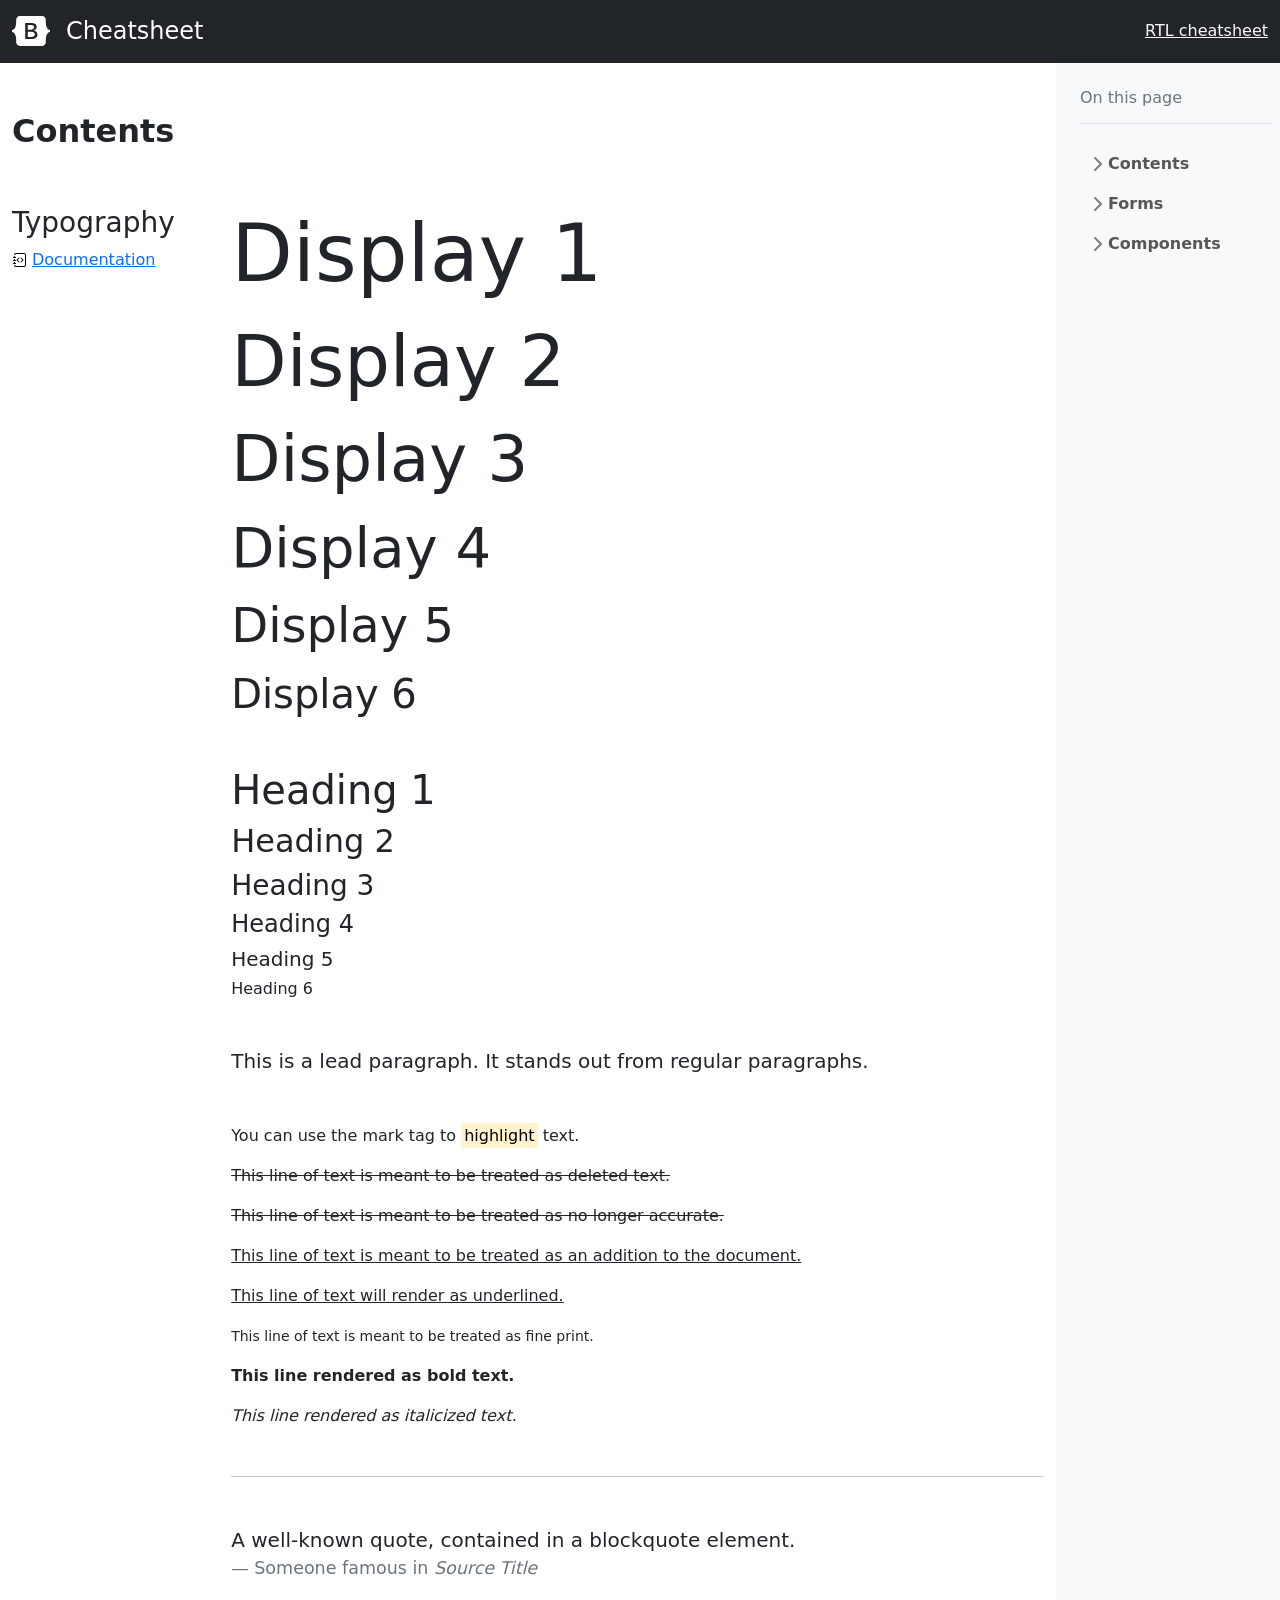
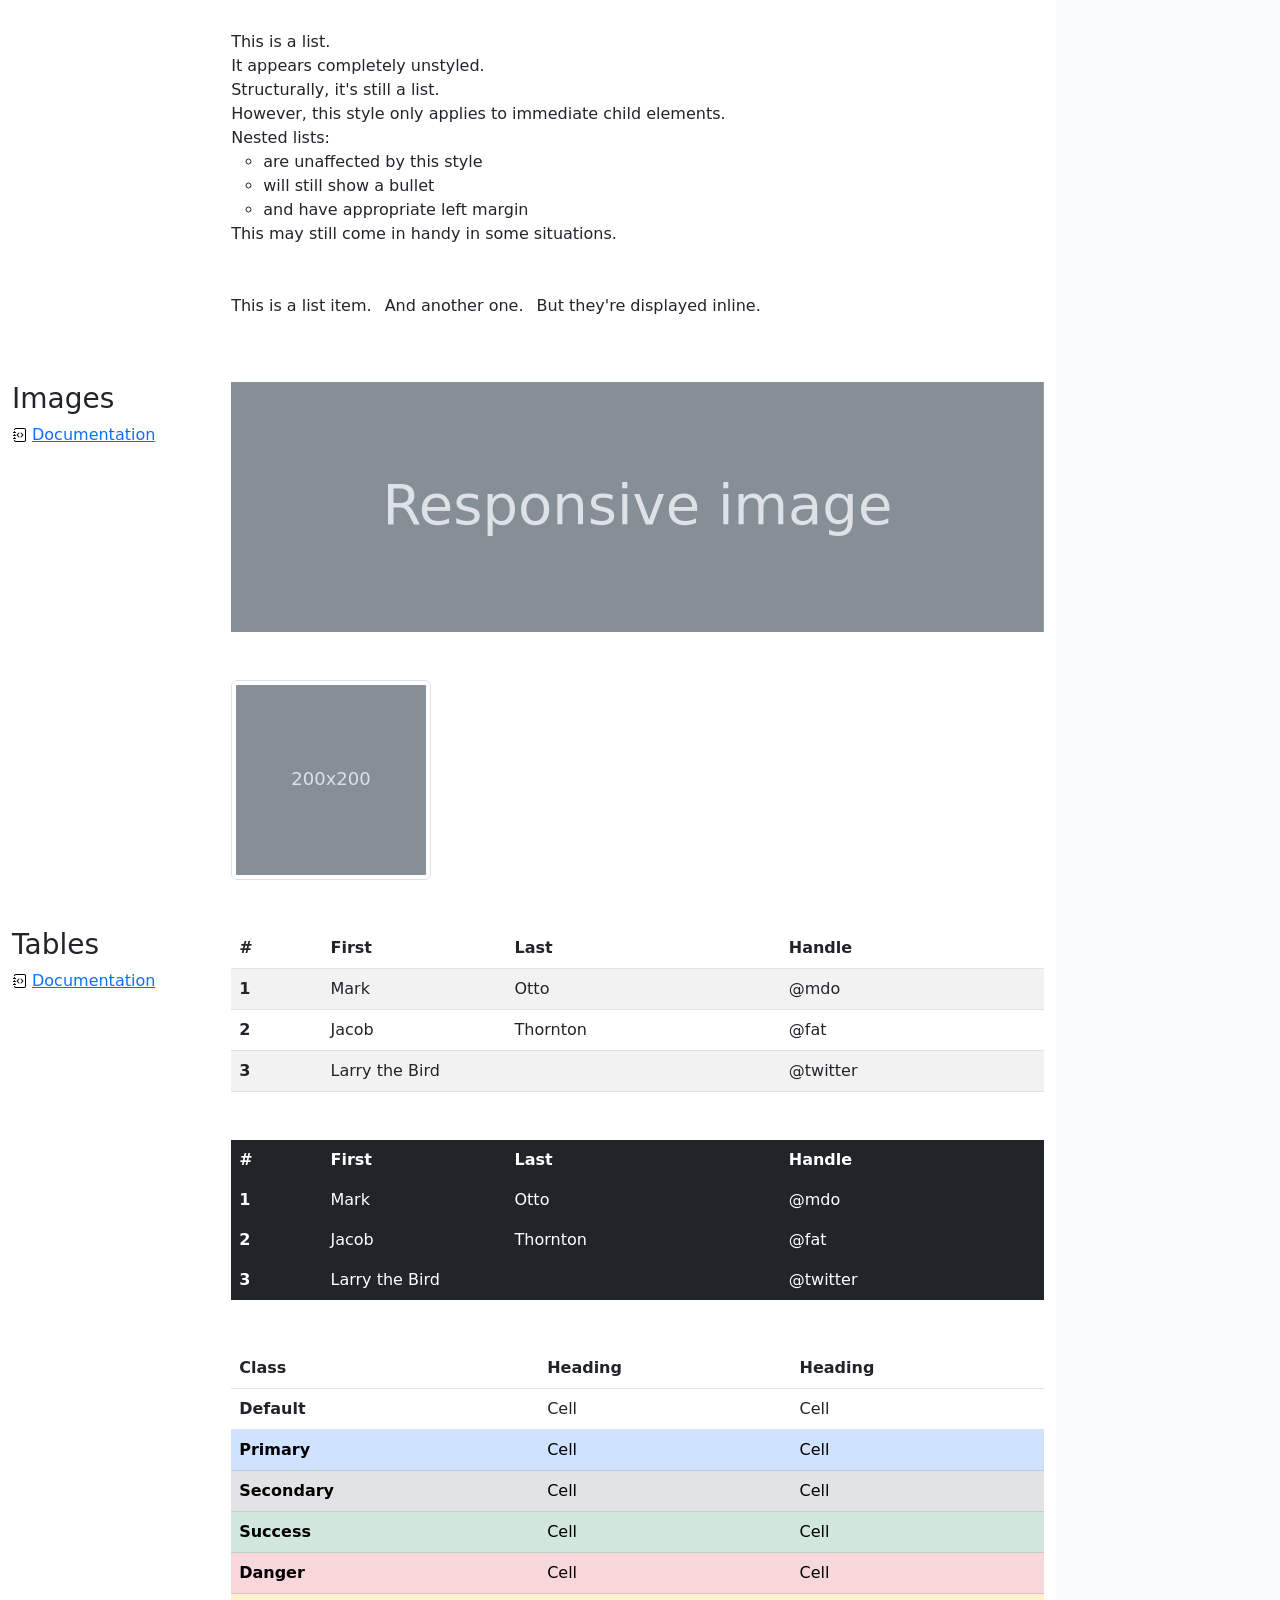
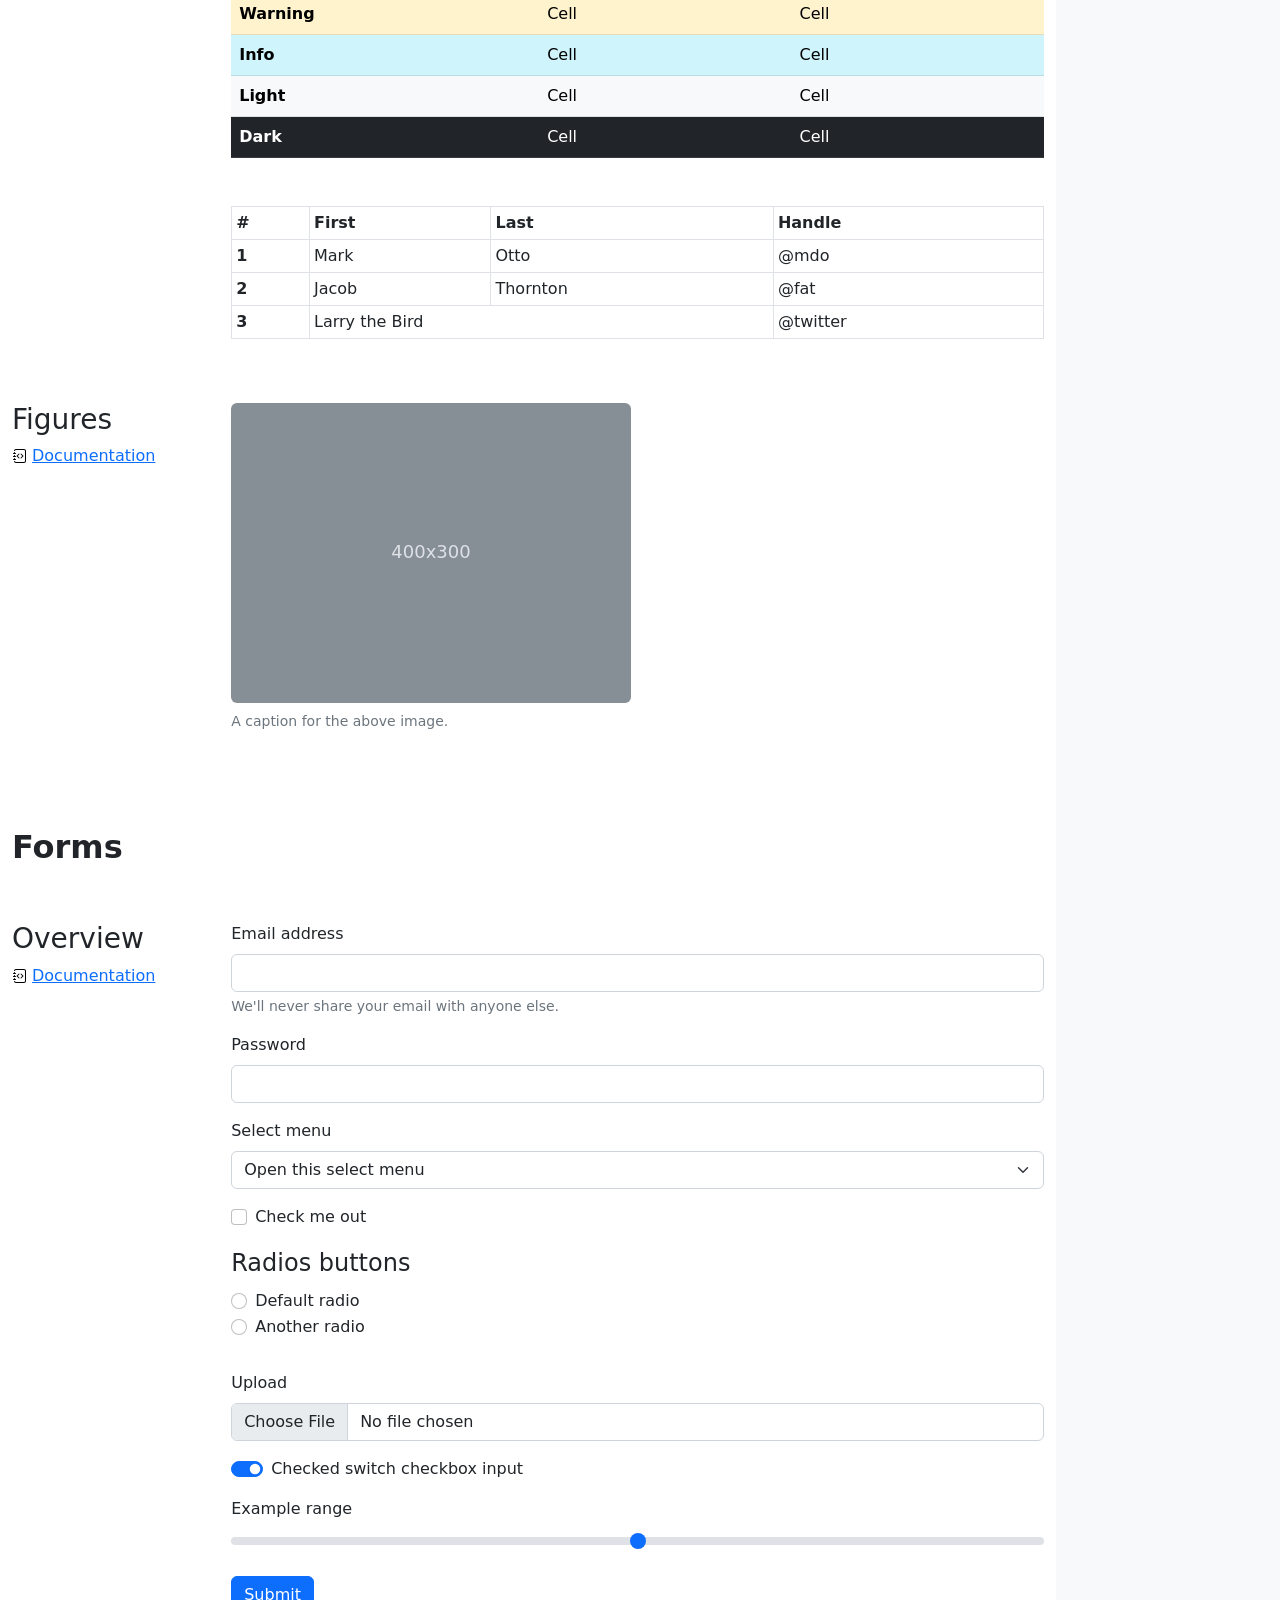
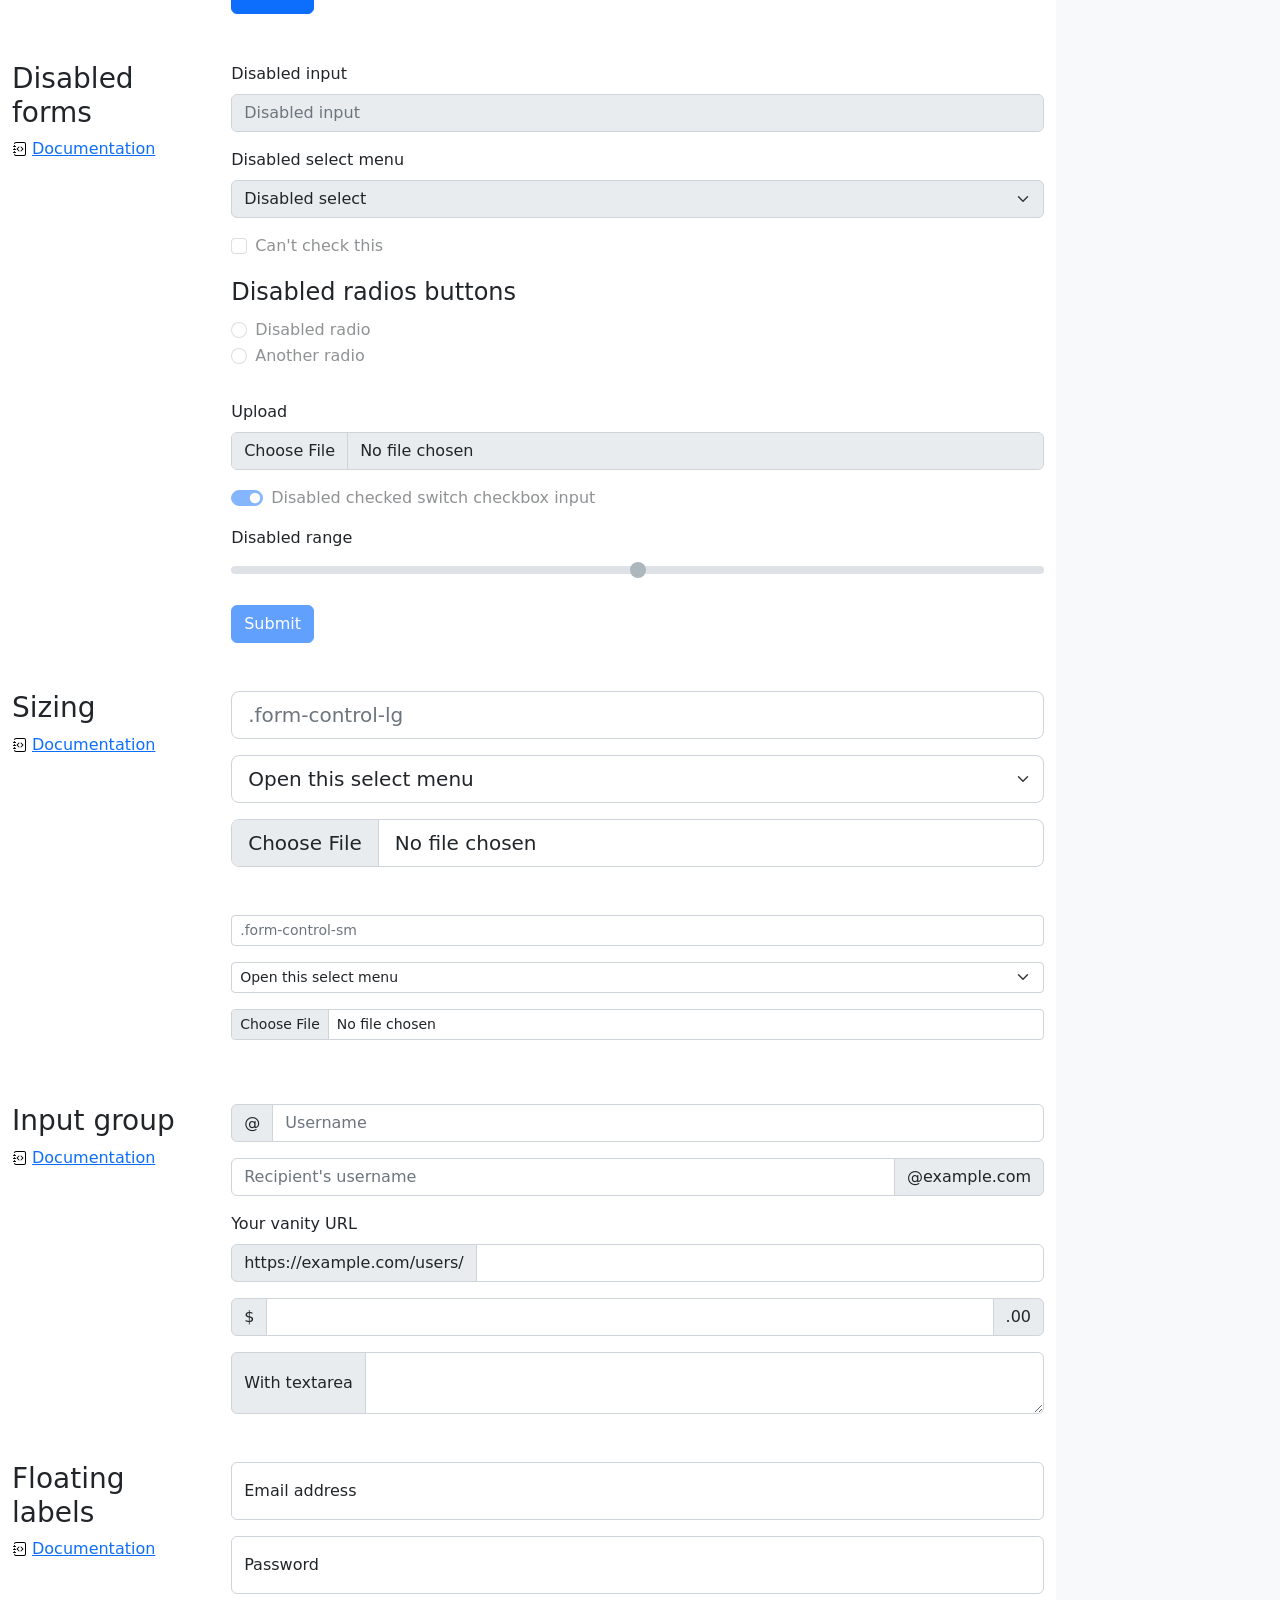
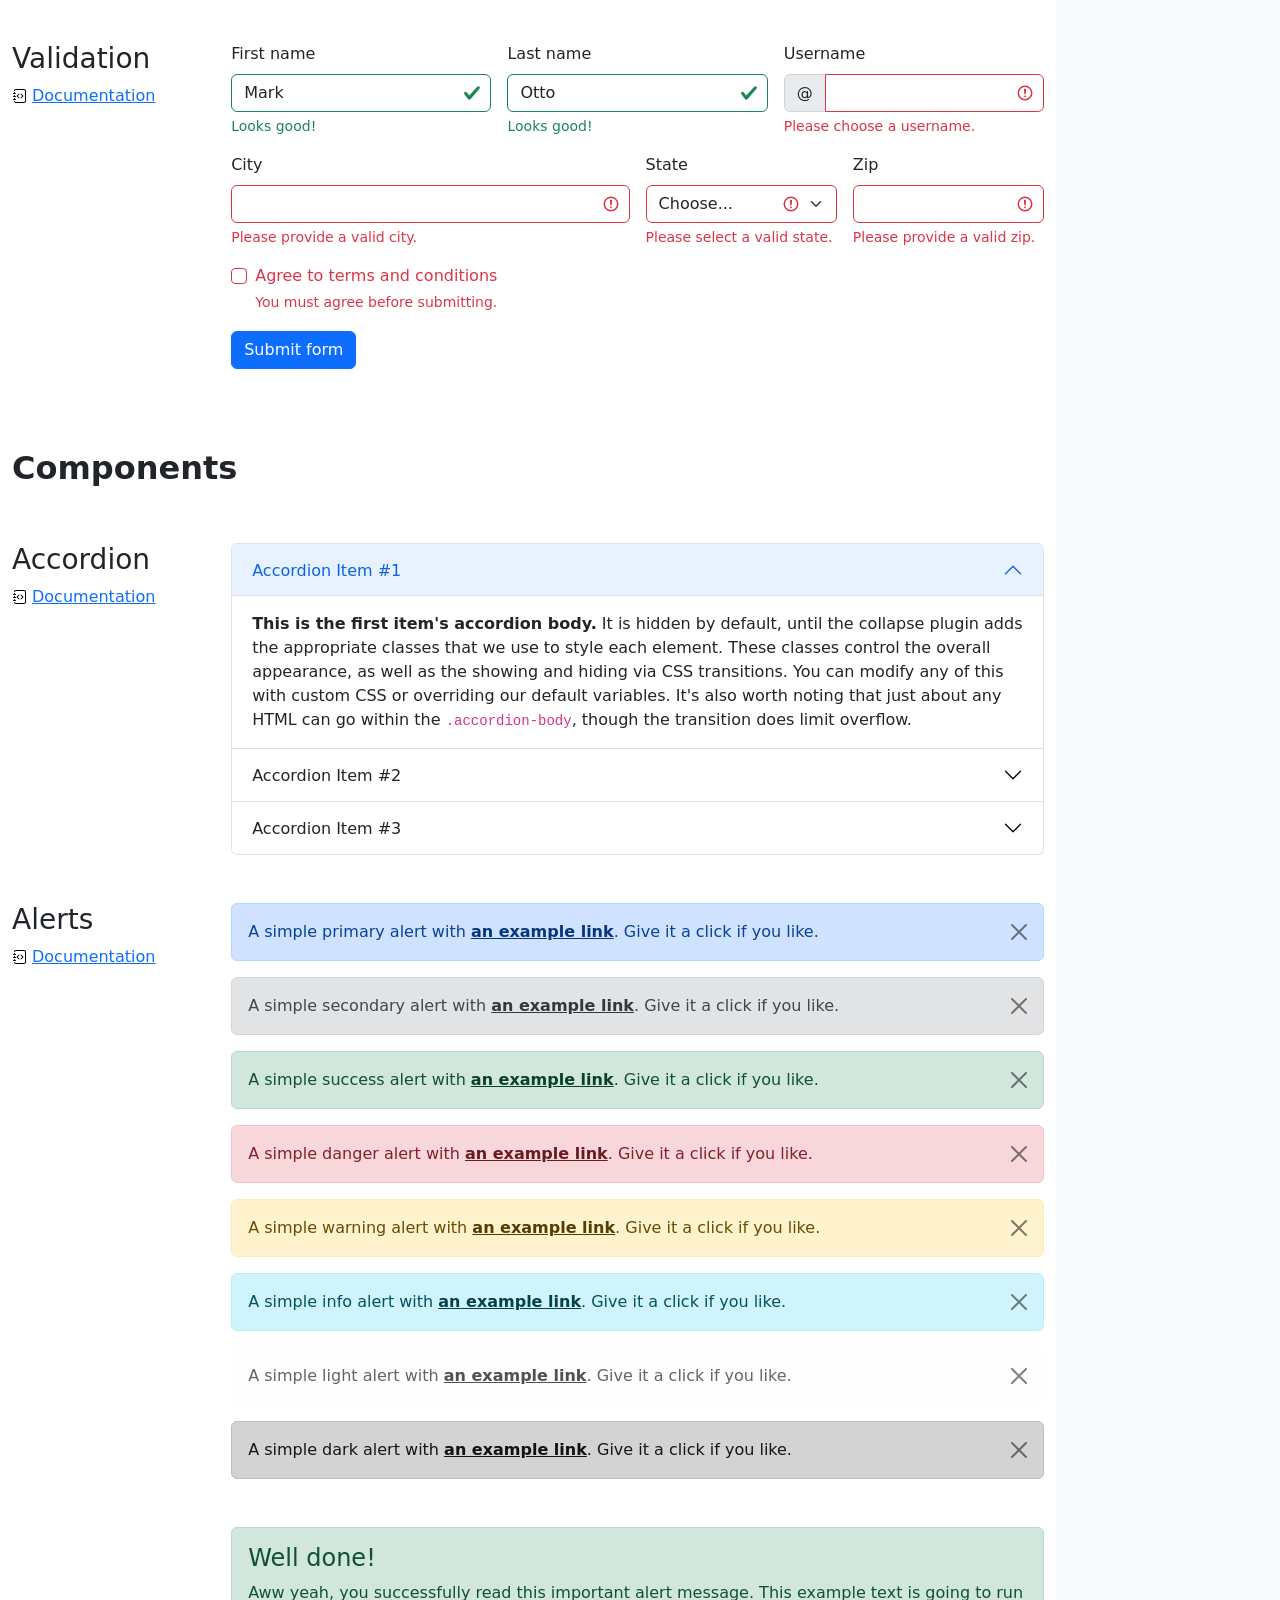
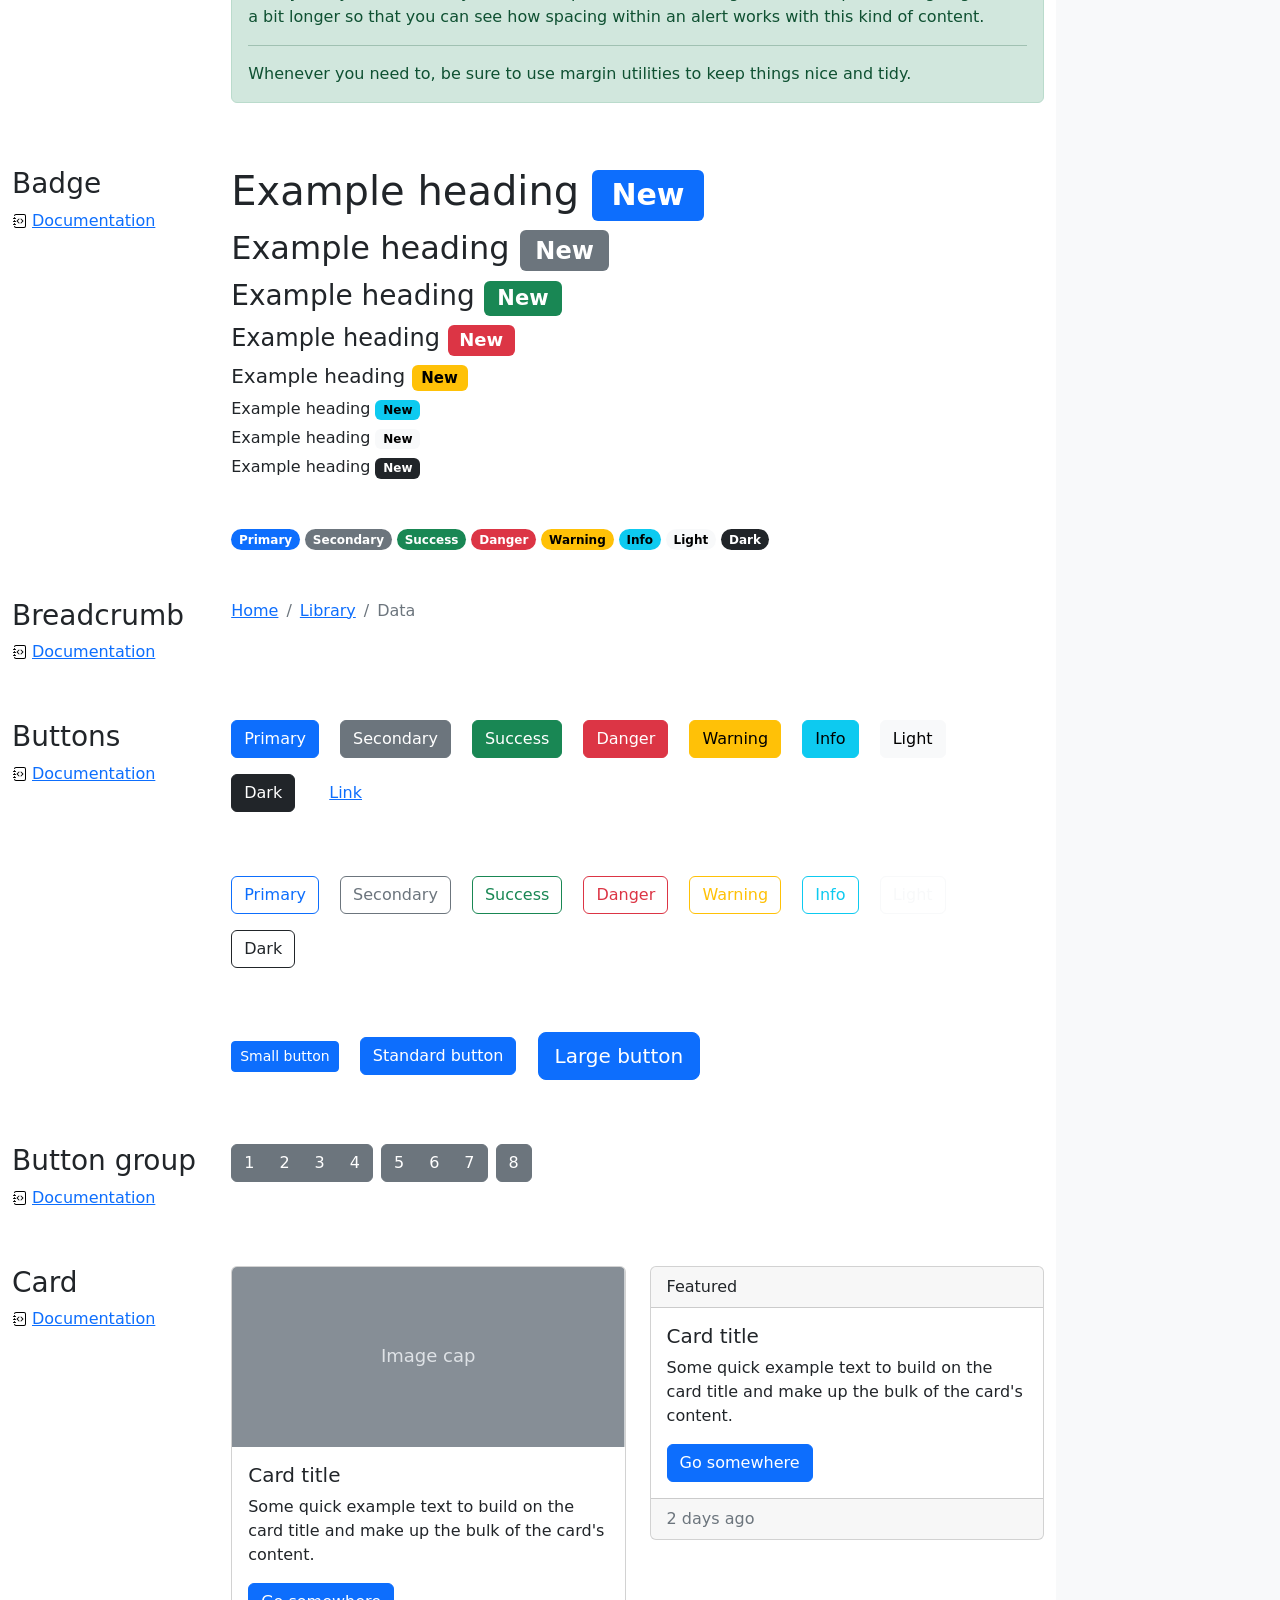
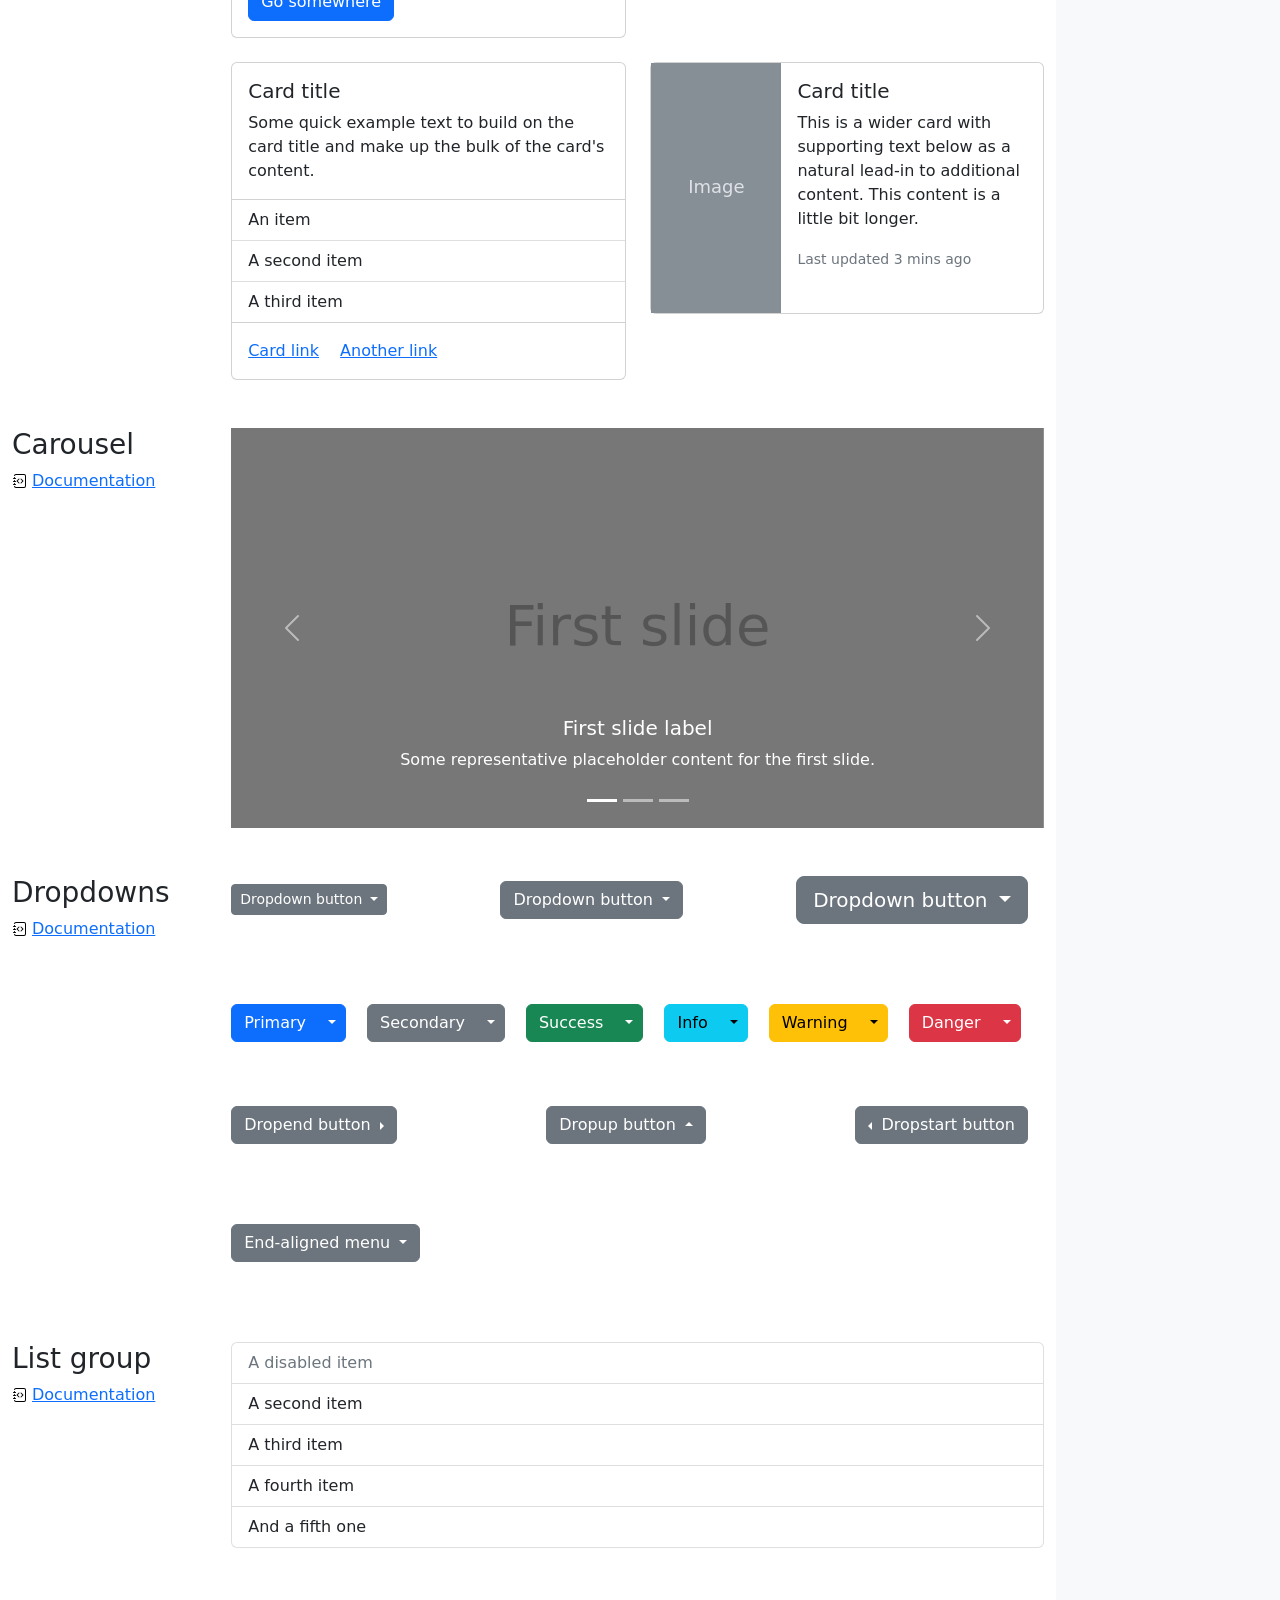
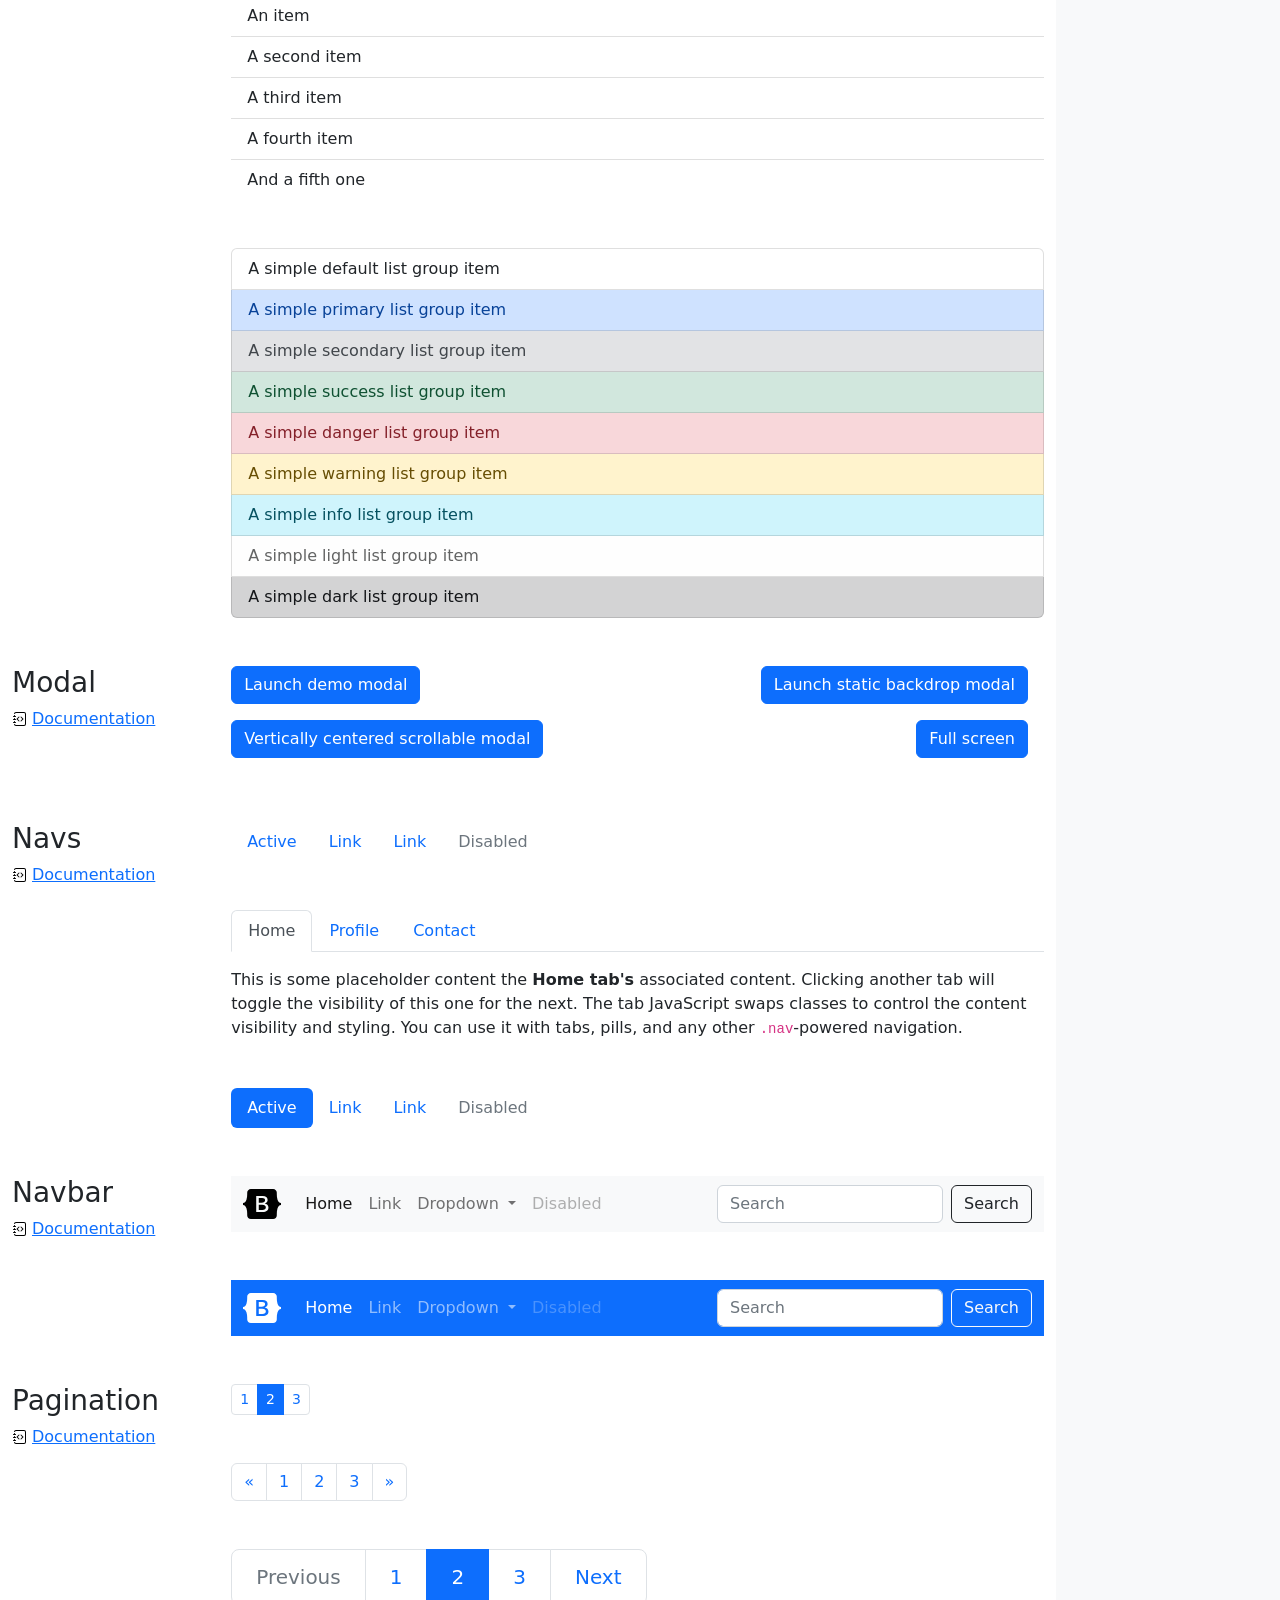
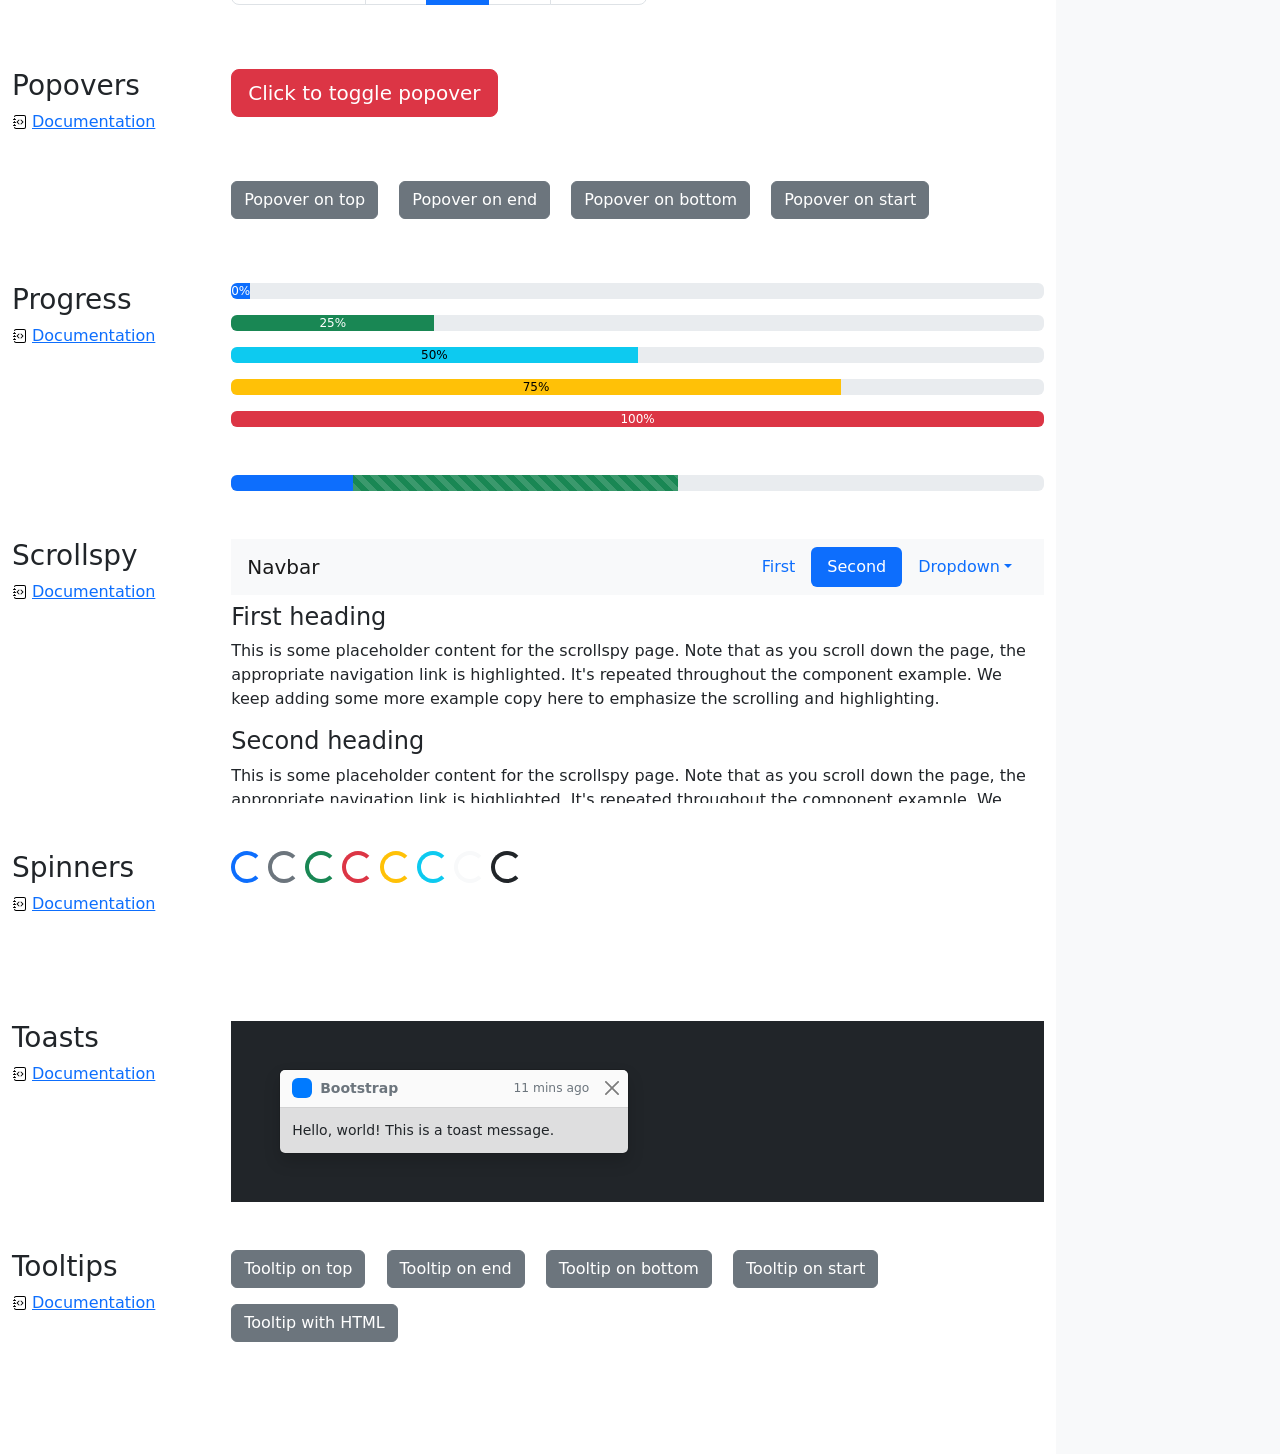
<file: bootstrap-5.2.1-examples/cheatsheet/index.html>
<!doctype html>
<html lang="en">
  <head>
    <meta charset="utf-8">
    <meta name="viewport" content="width=device-width, initial-scale=1">
    <meta name="description" content="">
    <meta name="author" content="Mark Otto, Jacob Thornton, and Bootstrap contributors">
    <meta name="generator" content="Hugo 0.101.0">
    <title>Cheatsheet · Bootstrap v5.2</title>

    <link rel="canonical" href="https://getbootstrap.com/docs/5.2/examples/cheatsheet/">

    

    

<link href="../assets/dist/css/bootstrap.min.css" rel="stylesheet">

    <style>
      .bd-placeholder-img {
        font-size: 1.125rem;
        text-anchor: middle;
        -webkit-user-select: none;
        -moz-user-select: none;
        user-select: none;
      }

      @media (min-width: 768px) {
        .bd-placeholder-img-lg {
          font-size: 3.5rem;
        }
      }

      .b-example-divider {
        height: 3rem;
        background-color: rgba(0, 0, 0, .1);
        border: solid rgba(0, 0, 0, .15);
        border-width: 1px 0;
        box-shadow: inset 0 .5em 1.5em rgba(0, 0, 0, .1), inset 0 .125em .5em rgba(0, 0, 0, .15);
      }

      .b-example-vr {
        flex-shrink: 0;
        width: 1.5rem;
        height: 100vh;
      }

      .bi {
        vertical-align: -.125em;
        fill: currentColor;
      }

      .nav-scroller {
        position: relative;
        z-index: 2;
        height: 2.75rem;
        overflow-y: hidden;
      }

      .nav-scroller .nav {
        display: flex;
        flex-wrap: nowrap;
        padding-bottom: 1rem;
        margin-top: -1px;
        overflow-x: auto;
        text-align: center;
        white-space: nowrap;
        -webkit-overflow-scrolling: touch;
      }
    </style>

    
    <!-- Custom styles for this template -->
    <link href="cheatsheet.css" rel="stylesheet">
  </head>
  <body class="bg-light">
    
<header class="bd-header bg-dark py-3 d-flex align-items-stretch border-bottom border-dark">
  <div class="container-fluid d-flex align-items-center">
    <h1 class="d-flex align-items-center fs-4 text-white mb-0">
      <img src="../assets/brand/bootstrap-logo-white.svg" width="38" height="30" class="me-3" alt="Bootstrap">
      Cheatsheet
    </h1>
    <a href="../examples/cheatsheet-rtl/" class="ms-auto link-light" hreflang="ar">RTL cheatsheet</a>
  </div>
</header>
<aside class="bd-aside sticky-xl-top text-muted align-self-start mb-3 mb-xl-5 px-2">
  <h2 class="h6 pt-4 pb-3 mb-4 border-bottom">On this page</h2>
  <nav class="small" id="toc">
    <ul class="list-unstyled">
      <li class="my-2">
        <button class="btn d-inline-flex align-items-center collapsed border-0" data-bs-toggle="collapse" aria-expanded="false" data-bs-target="#contents-collapse" aria-controls="contents-collapse">Contents</button>
        <ul class="list-unstyled ps-3 collapse" id="contents-collapse">
          <li><a class="d-inline-flex align-items-center rounded text-decoration-none" href="#typography">Typography</a></li>
          <li><a class="d-inline-flex align-items-center rounded text-decoration-none" href="#images">Images</a></li>
          <li><a class="d-inline-flex align-items-center rounded text-decoration-none" href="#tables">Tables</a></li>
          <li><a class="d-inline-flex align-items-center rounded text-decoration-none" href="#figures">Figures</a></li>
        </ul>
      </li>
      <li class="my-2">
        <button class="btn d-inline-flex align-items-center collapsed border-0" data-bs-toggle="collapse" aria-expanded="false" data-bs-target="#forms-collapse" aria-controls="forms-collapse">Forms</button>
        <ul class="list-unstyled ps-3 collapse" id="forms-collapse">
          <li><a class="d-inline-flex align-items-center rounded text-decoration-none" href="#overview">Overview</a></li>
          <li><a class="d-inline-flex align-items-center rounded text-decoration-none" href="#disabled-forms">Disabled forms</a></li>
          <li><a class="d-inline-flex align-items-center rounded text-decoration-none" href="#sizing">Sizing</a></li>
          <li><a class="d-inline-flex align-items-center rounded text-decoration-none" href="#input-group">Input group</a></li>
          <li><a class="d-inline-flex align-items-center rounded text-decoration-none" href="#floating-labels">Floating labels</a></li>
          <li><a class="d-inline-flex align-items-center rounded text-decoration-none" href="#validation">Validation</a></li>
        </ul>
      </li>
      <li class="my-2">
        <button class="btn d-inline-flex align-items-center collapsed border-0" data-bs-toggle="collapse" aria-expanded="false" data-bs-target="#components-collapse" aria-controls="components-collapse">Components</button>
        <ul class="list-unstyled ps-3 collapse" id="components-collapse">
          <li><a class="d-inline-flex align-items-center rounded text-decoration-none" href="#accordion">Accordion</a></li>
          <li><a class="d-inline-flex align-items-center rounded text-decoration-none" href="#alerts">Alerts</a></li>
          <li><a class="d-inline-flex align-items-center rounded text-decoration-none" href="#badge">Badge</a></li>
          <li><a class="d-inline-flex align-items-center rounded text-decoration-none" href="#breadcrumb">Breadcrumb</a></li>
          <li><a class="d-inline-flex align-items-center rounded text-decoration-none" href="#buttons">Buttons</a></li>
          <li><a class="d-inline-flex align-items-center rounded text-decoration-none" href="#button-group">Button group</a></li>
          <li><a class="d-inline-flex align-items-center rounded text-decoration-none" href="#card">Card</a></li>
          <li><a class="d-inline-flex align-items-center rounded text-decoration-none" href="#carousel">Carousel</a></li>
          <li><a class="d-inline-flex align-items-center rounded text-decoration-none" href="#dropdowns">Dropdowns</a></li>
          <li><a class="d-inline-flex align-items-center rounded text-decoration-none" href="#list-group">List group</a></li>
          <li><a class="d-inline-flex align-items-center rounded text-decoration-none" href="#modal">Modal</a></li>
          <li><a class="d-inline-flex align-items-center rounded text-decoration-none" href="#navs">Navs</a></li>
          <li><a class="d-inline-flex align-items-center rounded text-decoration-none" href="#navbar">Navbar</a></li>
          <li><a class="d-inline-flex align-items-center rounded text-decoration-none" href="#pagination">Pagination</a></li>
          <li><a class="d-inline-flex align-items-center rounded text-decoration-none" href="#popovers">Popovers</a></li>
          <li><a class="d-inline-flex align-items-center rounded text-decoration-none" href="#progress">Progress</a></li>
          <li><a class="d-inline-flex align-items-center rounded text-decoration-none" href="#scrollspy">Scrollspy</a></li>
          <li><a class="d-inline-flex align-items-center rounded text-decoration-none" href="#spinners">Spinners</a></li>
          <li><a class="d-inline-flex align-items-center rounded text-decoration-none" href="#toasts">Toasts</a></li>
          <li><a class="d-inline-flex align-items-center rounded text-decoration-none" href="#tooltips">Tooltips</a></li>
        </ul>
      </li>
    </ul>
  </nav>
</aside>
<div class="bd-cheatsheet container-fluid bg-body">
  <section id="content">
    <h2 class="sticky-xl-top fw-bold pt-3 pt-xl-5 pb-2 pb-xl-3">Contents</h2>

    <article class="my-3" id="typography">
      <div class="bd-heading sticky-xl-top align-self-start mt-5 mb-3 mt-xl-0 mb-xl-2">
        <h3>Typography</h3>
        <a class="d-flex align-items-center" href="../content/typography/">Documentation</a>
      </div>

      <div>
        <div class="bd-example-snippet bd-code-snippet"><div class="bd-example">
        <p class="display-1">Display 1</p>
        <p class="display-2">Display 2</p>
        <p class="display-3">Display 3</p>
        <p class="display-4">Display 4</p>
        <p class="display-5">Display 5</p>
        <p class="display-6">Display 6</p>
        </div></div>


        <div class="bd-example-snippet bd-code-snippet"><div class="bd-example">
        <p class="h1">Heading 1</p>
        <p class="h2">Heading 2</p>
        <p class="h3">Heading 3</p>
        <p class="h4">Heading 4</p>
        <p class="h5">Heading 5</p>
        <p class="h6">Heading 6</p>
        </div></div>


        <div class="bd-example-snippet bd-code-snippet"><div class="bd-example">
        <p class="lead">
          This is a lead paragraph. It stands out from regular paragraphs.
        </p>
        </div></div>


        <div class="bd-example-snippet bd-code-snippet"><div class="bd-example">
        <p>You can use the mark tag to <mark>highlight</mark> text.</p>
        <p><del>This line of text is meant to be treated as deleted text.</del></p>
        <p><s>This line of text is meant to be treated as no longer accurate.</s></p>
        <p><ins>This line of text is meant to be treated as an addition to the document.</ins></p>
        <p><u>This line of text will render as underlined.</u></p>
        <p><small>This line of text is meant to be treated as fine print.</small></p>
        <p><strong>This line rendered as bold text.</strong></p>
        <p><em>This line rendered as italicized text.</em></p>
        </div></div>


        <div class="bd-example-snippet bd-code-snippet"><div class="bd-example">
        <hr>
        </div></div>


        <div class="bd-example-snippet bd-code-snippet"><div class="bd-example">
        <blockquote class="blockquote">
          <p>A well-known quote, contained in a blockquote element.</p>
          <footer class="blockquote-footer">Someone famous in <cite title="Source Title">Source Title</cite></footer>
        </blockquote>
        </div></div>


        <div class="bd-example-snippet bd-code-snippet"><div class="bd-example">
        <ul class="list-unstyled">
          <li>This is a list.</li>
          <li>It appears completely unstyled.</li>
          <li>Structurally, it's still a list.</li>
          <li>However, this style only applies to immediate child elements.</li>
          <li>Nested lists:
            <ul>
              <li>are unaffected by this style</li>
              <li>will still show a bullet</li>
              <li>and have appropriate left margin</li>
            </ul>
          </li>
          <li>This may still come in handy in some situations.</li>
        </ul>
        </div></div>


        <div class="bd-example-snippet bd-code-snippet"><div class="bd-example">
        <ul class="list-inline">
          <li class="list-inline-item">This is a list item.</li>
          <li class="list-inline-item">And another one.</li>
          <li class="list-inline-item">But they're displayed inline.</li>
        </ul>
        </div></div>

      </div>
    </article>
    <article class="my-3" id="images">
      <div class="bd-heading sticky-xl-top align-self-start mt-5 mb-3 mt-xl-0 mb-xl-2">
        <h3>Images</h3>
        <a class="d-flex align-items-center" href="../content/images/">Documentation</a>
      </div>

      <div>
        <div class="bd-example-snippet bd-code-snippet"><div class="bd-example">
        <svg class="bd-placeholder-img bd-placeholder-img-lg img-fluid" width="100%" height="250" xmlns="http://www.w3.org/2000/svg" role="img" aria-label="Placeholder: Responsive image" preserveAspectRatio="xMidYMid slice" focusable="false"><title>Placeholder</title><rect width="100%" height="100%" fill="#868e96"/><text x="50%" y="50%" fill="#dee2e6" dy=".3em">Responsive image</text></svg>

        </div></div>


        <div class="bd-example-snippet bd-code-snippet"><div class="bd-example">
        <svg class="bd-placeholder-img img-thumbnail" width="200" height="200" xmlns="http://www.w3.org/2000/svg" role="img" aria-label="A generic square placeholder image with a white border around it, making it resemble a photograph taken with an old instant camera: 200x200" preserveAspectRatio="xMidYMid slice" focusable="false"><title>A generic square placeholder image with a white border around it, making it resemble a photograph taken with an old instant camera</title><rect width="100%" height="100%" fill="#868e96"/><text x="50%" y="50%" fill="#dee2e6" dy=".3em">200x200</text></svg>

        </div></div>

      </div>
    </article>
    <article class="my-3" id="tables">
      <div class="bd-heading sticky-xl-top align-self-start mt-5 mb-3 mt-xl-0 mb-xl-2">
        <h3>Tables</h3>
        <a class="d-flex align-items-center" href="../content/tables/">Documentation</a>
      </div>

      <div>
        <div class="bd-example-snippet bd-code-snippet"><div class="bd-example">
        <table class="table table-striped">
          <thead>
          <tr>
            <th scope="col">#</th>
            <th scope="col">First</th>
            <th scope="col">Last</th>
            <th scope="col">Handle</th>
          </tr>
          </thead>
          <tbody>
          <tr>
            <th scope="row">1</th>
            <td>Mark</td>
            <td>Otto</td>
            <td>@mdo</td>
          </tr>
          <tr>
            <th scope="row">2</th>
            <td>Jacob</td>
            <td>Thornton</td>
            <td>@fat</td>
          </tr>
          <tr>
            <th scope="row">3</th>
            <td colspan="2">Larry the Bird</td>
            <td>@twitter</td>
          </tr>
          </tbody>
        </table>
        </div></div>


        <div class="bd-example-snippet bd-code-snippet"><div class="bd-example">
        <table class="table table-dark table-borderless">
          <thead>
          <tr>
            <th scope="col">#</th>
            <th scope="col">First</th>
            <th scope="col">Last</th>
            <th scope="col">Handle</th>
          </tr>
          </thead>
          <tbody>
          <tr>
            <th scope="row">1</th>
            <td>Mark</td>
            <td>Otto</td>
            <td>@mdo</td>
          </tr>
          <tr>
            <th scope="row">2</th>
            <td>Jacob</td>
            <td>Thornton</td>
            <td>@fat</td>
          </tr>
          <tr>
            <th scope="row">3</th>
            <td colspan="2">Larry the Bird</td>
            <td>@twitter</td>
          </tr>
          </tbody>
        </table>
        </div></div>


        <div class="bd-example-snippet bd-code-snippet"><div class="bd-example">
        <table class="table table-hover">
          <thead>
          <tr>
            <th scope="col">Class</th>
            <th scope="col">Heading</th>
            <th scope="col">Heading</th>
          </tr>
          </thead>
          <tbody>
          <tr>
            <th scope="row">Default</th>
            <td>Cell</td>
            <td>Cell</td>
          </tr>
          
          <tr class="table-primary">
            <th scope="row">Primary</th>
            <td>Cell</td>
            <td>Cell</td>
          </tr>
          <tr class="table-secondary">
            <th scope="row">Secondary</th>
            <td>Cell</td>
            <td>Cell</td>
          </tr>
          <tr class="table-success">
            <th scope="row">Success</th>
            <td>Cell</td>
            <td>Cell</td>
          </tr>
          <tr class="table-danger">
            <th scope="row">Danger</th>
            <td>Cell</td>
            <td>Cell</td>
          </tr>
          <tr class="table-warning">
            <th scope="row">Warning</th>
            <td>Cell</td>
            <td>Cell</td>
          </tr>
          <tr class="table-info">
            <th scope="row">Info</th>
            <td>Cell</td>
            <td>Cell</td>
          </tr>
          <tr class="table-light">
            <th scope="row">Light</th>
            <td>Cell</td>
            <td>Cell</td>
          </tr>
          <tr class="table-dark">
            <th scope="row">Dark</th>
            <td>Cell</td>
            <td>Cell</td>
          </tr>
          </tbody>
        </table>
        </div></div>


        <div class="bd-example-snippet bd-code-snippet"><div class="bd-example">
        <table class="table table-sm table-bordered">
          <thead>
          <tr>
            <th scope="col">#</th>
            <th scope="col">First</th>
            <th scope="col">Last</th>
            <th scope="col">Handle</th>
          </tr>
          </thead>
          <tbody>
          <tr>
            <th scope="row">1</th>
            <td>Mark</td>
            <td>Otto</td>
            <td>@mdo</td>
          </tr>
          <tr>
            <th scope="row">2</th>
            <td>Jacob</td>
            <td>Thornton</td>
            <td>@fat</td>
          </tr>
          <tr>
            <th scope="row">3</th>
            <td colspan="2">Larry the Bird</td>
            <td>@twitter</td>
          </tr>
          </tbody>
        </table>
        </div></div>

      </div>
    </article>
    <article class="my-3" id="figures">
      <div class="bd-heading sticky-xl-top align-self-start mt-5 mb-3 mt-xl-0 mb-xl-2">
        <h3>Figures</h3>
        <a class="d-flex align-items-center" href="../content/figures/">Documentation</a>
      </div>

      <div>
        <div class="bd-example-snippet bd-code-snippet"><div class="bd-example">
        <figure class="figure">
          <svg class="bd-placeholder-img figure-img img-fluid rounded" width="400" height="300" xmlns="http://www.w3.org/2000/svg" role="img" aria-label="Placeholder: 400x300" preserveAspectRatio="xMidYMid slice" focusable="false"><title>Placeholder</title><rect width="100%" height="100%" fill="#868e96"/><text x="50%" y="50%" fill="#dee2e6" dy=".3em">400x300</text></svg>

          <figcaption class="figure-caption">A caption for the above image.</figcaption>
        </figure>
        </div></div>

      </div>
    </article>
  </section>

  <section id="forms">
    <h2 class="sticky-xl-top fw-bold pt-3 pt-xl-5 pb-2 pb-xl-3">Forms</h2>

    <article class="my-3" id="overview">
      <div class="bd-heading sticky-xl-top align-self-start mt-5 mb-3 mt-xl-0 mb-xl-2">
        <h3>Overview</h3>
        <a class="d-flex align-items-center" href="../forms/overview/">Documentation</a>
      </div>

      <div>
        <div class="bd-example-snippet bd-code-snippet"><div class="bd-example">
        <form>
          <div class="mb-3">
            <label for="exampleInputEmail1" class="form-label">Email address</label>
            <input type="email" class="form-control" id="exampleInputEmail1" aria-describedby="emailHelp">
            <div id="emailHelp" class="form-text">We'll never share your email with anyone else.</div>
          </div>
          <div class="mb-3">
            <label for="exampleInputPassword1" class="form-label">Password</label>
            <input type="password" class="form-control" id="exampleInputPassword1">
          </div>
          <div class="mb-3">
            <label for="exampleSelect" class="form-label">Select menu</label>
            <select class="form-select" id="exampleSelect">
              <option selected>Open this select menu</option>
              <option value="1">One</option>
              <option value="2">Two</option>
              <option value="3">Three</option>
            </select>
          </div>
          <div class="mb-3 form-check">
            <input type="checkbox" class="form-check-input" id="exampleCheck1">
            <label class="form-check-label" for="exampleCheck1">Check me out</label>
          </div>
          <fieldset class="mb-3">
            <legend>Radios buttons</legend>
            <div class="form-check">
              <input type="radio" name="radios" class="form-check-input" id="exampleRadio1">
              <label class="form-check-label" for="exampleRadio1">Default radio</label>
            </div>
            <div class="mb-3 form-check">
              <input type="radio" name="radios" class="form-check-input" id="exampleRadio2">
              <label class="form-check-label" for="exampleRadio2">Another radio</label>
            </div>
          </fieldset>
          <div class="mb-3">
            <label class="form-label" for="customFile">Upload</label>
            <input type="file" class="form-control" id="customFile">
          </div>
          <div class="mb-3 form-check form-switch">
            <input class="form-check-input" type="checkbox" role="switch" id="flexSwitchCheckChecked" checked>
            <label class="form-check-label" for="flexSwitchCheckChecked">Checked switch checkbox input</label>
          </div>
          <div class="mb-3">
            <label for="customRange3" class="form-label">Example range</label>
            <input type="range" class="form-range" min="0" max="5" step="0.5" id="customRange3">
          </div>
          <button type="submit" class="btn btn-primary">Submit</button>
        </form>
        </div></div>

      </div>
    </article>
    <article class="my-3" id="disabled-forms">
      <div class="bd-heading sticky-xl-top align-self-start mt-5 mb-3 mt-xl-0 mb-xl-2">
        <h3>Disabled forms</h3>
        <a class="d-flex align-items-center" href="../forms/overview/#disabled-forms">Documentation</a>
      </div>

      <div>
        <div class="bd-example-snippet bd-code-snippet"><div class="bd-example">
        <form>
          <fieldset disabled aria-label="Disabled fieldset example">
            <div class="mb-3">
              <label for="disabledTextInput" class="form-label">Disabled input</label>
              <input type="text" id="disabledTextInput" class="form-control" placeholder="Disabled input">
            </div>
            <div class="mb-3">
              <label for="disabledSelect" class="form-label">Disabled select menu</label>
              <select id="disabledSelect" class="form-select">
                <option>Disabled select</option>
              </select>
            </div>
            <div class="mb-3">
              <div class="form-check">
                <input class="form-check-input" type="checkbox" id="disabledFieldsetCheck" disabled>
                <label class="form-check-label" for="disabledFieldsetCheck">
                  Can't check this
                </label>
              </div>
            </div>
            <fieldset class="mb-3">
              <legend>Disabled radios buttons</legend>
              <div class="form-check">
                <input type="radio" name="radios" class="form-check-input" id="disabledRadio1" disabled>
                <label class="form-check-label" for="disabledRadio1">Disabled radio</label>
              </div>
              <div class="mb-3 form-check">
                <input type="radio" name="radios" class="form-check-input" id="disabledRadio2" disabled>
                <label class="form-check-label" for="disabledRadio2">Another radio</label>
              </div>
            </fieldset>
            <div class="mb-3">
              <label class="form-label" for="disabledCustomFile">Upload</label>
              <input type="file" class="form-control" id="disabledCustomFile" disabled>
            </div>
            <div class="mb-3 form-check form-switch">
              <input class="form-check-input" type="checkbox" role="switch" id="disabledSwitchCheckChecked" checked disabled>
              <label class="form-check-label" for="disabledSwitchCheckChecked">Disabled checked switch checkbox input</label>
            </div>
            <div class="mb-3">
              <label for="disabledRange" class="form-label">Disabled range</label>
              <input type="range" class="form-range" min="0" max="5" step="0.5" id="disabledRange">
            </div>
            <button type="submit" class="btn btn-primary">Submit</button>
          </fieldset>
        </form>
        </div></div>

      </div>
    </article>
    <article class="my-3" id="sizing">
      <div class="bd-heading sticky-xl-top align-self-start mt-5 mb-3 mt-xl-0 mb-xl-2">
        <h3>Sizing</h3>
        <a class="d-flex align-items-center" href="../forms/form-control/#sizing">Documentation</a>
      </div>

      <div>
        <div class="bd-example-snippet bd-code-snippet"><div class="bd-example">
        <div class="mb-3">
          <input class="form-control form-control-lg" type="text" placeholder=".form-control-lg" aria-label=".form-control-lg example">
        </div>
        <div class="mb-3">
          <select class="form-select form-select-lg" aria-label=".form-select-lg example">
            <option selected>Open this select menu</option>
            <option value="1">One</option>
            <option value="2">Two</option>
            <option value="3">Three</option>
          </select>
        </div>
        <div class="mb-3">
          <input type="file" class="form-control form-control-lg" aria-label="Large file input example">
        </div>
        </div></div>


        <div class="bd-example-snippet bd-code-snippet"><div class="bd-example">
        <div class="mb-3">
          <input class="form-control form-control-sm" type="text" placeholder=".form-control-sm" aria-label=".form-control-sm example">
        </div>
        <div class="mb-3">
          <select class="form-select form-select-sm" aria-label=".form-select-sm example">
            <option selected>Open this select menu</option>
            <option value="1">One</option>
            <option value="2">Two</option>
            <option value="3">Three</option>
          </select>
        </div>
        <div class="mb-3">
          <input type="file" class="form-control form-control-sm" aria-label="Small file input example">
        </div>
        </div></div>

      </div>
    </article>
    <article class="my-3" id="input-group">
      <div class="bd-heading sticky-xl-top align-self-start mt-5 mb-3 mt-xl-0 mb-xl-2">
        <h3>Input group</h3>
        <a class="d-flex align-items-center" href="../forms/input-group/">Documentation</a>
      </div>

      <div>
        <div class="bd-example-snippet bd-code-snippet"><div class="bd-example">
        <div class="input-group mb-3">
          <span class="input-group-text" id="basic-addon1">@</span>
          <input type="text" class="form-control" placeholder="Username" aria-label="Username" aria-describedby="basic-addon1">
        </div>
        <div class="input-group mb-3">
          <input type="text" class="form-control" placeholder="Recipient's username" aria-label="Recipient's username" aria-describedby="basic-addon2">
          <span class="input-group-text" id="basic-addon2">@example.com</span>
        </div>
        <label for="basic-url" class="form-label">Your vanity URL</label>
        <div class="input-group mb-3">
          <span class="input-group-text" id="basic-addon3">https://example.com/users/</span>
          <input type="text" class="form-control" id="basic-url" aria-describedby="basic-addon3">
        </div>
        <div class="input-group mb-3">
          <span class="input-group-text">$</span>
          <input type="text" class="form-control" aria-label="Amount (to the nearest dollar)">
          <span class="input-group-text">.00</span>
        </div>
        <div class="input-group">
          <span class="input-group-text">With textarea</span>
          <textarea class="form-control" aria-label="With textarea"></textarea>
        </div>
        </div></div>

      </div>
    </article>
    <article class="my-3" id="floating-labels">
      <div class="bd-heading sticky-xl-top align-self-start mt-5 mb-3 mt-xl-0 mb-xl-2">
        <h3>Floating labels</h3>
        <a class="d-flex align-items-center" href="../forms/floating-labels/">Documentation</a>
      </div>

      <div>
        <div class="bd-example-snippet bd-code-snippet"><div class="bd-example">
        <form>
          <div class="form-floating mb-3">
            <input type="email" class="form-control" id="floatingInput" placeholder="name@example.com">
            <label for="floatingInput">Email address</label>
          </div>
          <div class="form-floating">
            <input type="password" class="form-control" id="floatingPassword" placeholder="Password">
            <label for="floatingPassword">Password</label>
          </div>
        </form>
        </div></div>

      </div>
    </article>
    <article class="my-3" id="validation">
      <div class="bd-heading sticky-xl-top align-self-start mt-5 mb-3 mt-xl-0 mb-xl-2">
        <h3>Validation</h3>
        <a class="d-flex align-items-center" href="../forms/validation/">Documentation</a>
      </div>

      <div>
        <div class="bd-example-snippet bd-code-snippet"><div class="bd-example">
        <form class="row g-3">
          <div class="col-md-4">
            <label for="validationServer01" class="form-label">First name</label>
            <input type="text" class="form-control is-valid" id="validationServer01" value="Mark" required>
            <div class="valid-feedback">
              Looks good!
            </div>
          </div>
          <div class="col-md-4">
            <label for="validationServer02" class="form-label">Last name</label>
            <input type="text" class="form-control is-valid" id="validationServer02" value="Otto" required>
            <div class="valid-feedback">
              Looks good!
            </div>
          </div>
          <div class="col-md-4">
            <label for="validationServerUsername" class="form-label">Username</label>
            <div class="input-group has-validation">
              <span class="input-group-text" id="inputGroupPrepend3">@</span>
              <input type="text" class="form-control is-invalid" id="validationServerUsername" aria-describedby="inputGroupPrepend3" required>
              <div class="invalid-feedback">
                Please choose a username.
              </div>
            </div>
          </div>
          <div class="col-md-6">
            <label for="validationServer03" class="form-label">City</label>
            <input type="text" class="form-control is-invalid" id="validationServer03" required>
            <div class="invalid-feedback">
              Please provide a valid city.
            </div>
          </div>
          <div class="col-md-3">
            <label for="validationServer04" class="form-label">State</label>
            <select class="form-select is-invalid" id="validationServer04" required>
              <option selected disabled value="">Choose...</option>
              <option>...</option>
            </select>
            <div class="invalid-feedback">
              Please select a valid state.
            </div>
          </div>
          <div class="col-md-3">
            <label for="validationServer05" class="form-label">Zip</label>
            <input type="text" class="form-control is-invalid" id="validationServer05" required>
            <div class="invalid-feedback">
              Please provide a valid zip.
            </div>
          </div>
          <div class="col-12">
            <div class="form-check">
              <input class="form-check-input is-invalid" type="checkbox" value="" id="invalidCheck3" required>
              <label class="form-check-label" for="invalidCheck3">
                Agree to terms and conditions
              </label>
              <div class="invalid-feedback">
                You must agree before submitting.
              </div>
            </div>
          </div>
          <div class="col-12">
            <button class="btn btn-primary" type="submit">Submit form</button>
          </div>
        </form>
        </div></div>

      </div>
    </article>
  </section>

  <section id="components">
    <h2 class="sticky-xl-top fw-bold pt-3 pt-xl-5 pb-2 pb-xl-3">Components</h2>

    <article class="my-3" id="accordion">
      <div class="bd-heading sticky-xl-top align-self-start mt-5 mb-3 mt-xl-0 mb-xl-2">
        <h3>Accordion</h3>
        <a class="d-flex align-items-center" href="../components/accordion/">Documentation</a>
      </div>

      <div>
        <div class="bd-example-snippet bd-code-snippet"><div class="bd-example">
        <div class="accordion" id="accordionExample">
          <div class="accordion-item">
            <h4 class="accordion-header" id="headingOne">
              <button class="accordion-button" type="button" data-bs-toggle="collapse" data-bs-target="#collapseOne" aria-expanded="true" aria-controls="collapseOne">
                Accordion Item #1
              </button>
            </h4>
            <div id="collapseOne" class="accordion-collapse collapse show" aria-labelledby="headingOne" data-bs-parent="#accordionExample">
              <div class="accordion-body">
                <strong>This is the first item's accordion body.</strong> It is hidden by default, until the collapse plugin adds the appropriate classes that we use to style each element. These classes control the overall appearance, as well as the showing and hiding via CSS transitions. You can modify any of this with custom CSS or overriding our default variables. It's also worth noting that just about any HTML can go within the <code>.accordion-body</code>, though the transition does limit overflow.
              </div>
            </div>
          </div>
          <div class="accordion-item">
            <h4 class="accordion-header" id="headingTwo">
              <button class="accordion-button collapsed" type="button" data-bs-toggle="collapse" data-bs-target="#collapseTwo" aria-expanded="false" aria-controls="collapseTwo">
                Accordion Item #2
              </button>
            </h4>
            <div id="collapseTwo" class="accordion-collapse collapse" aria-labelledby="headingTwo" data-bs-parent="#accordionExample">
              <div class="accordion-body">
                <strong>This is the second item's accordion body.</strong> It is hidden by default, until the collapse plugin adds the appropriate classes that we use to style each element. These classes control the overall appearance, as well as the showing and hiding via CSS transitions. You can modify any of this with custom CSS or overriding our default variables. It's also worth noting that just about any HTML can go within the <code>.accordion-body</code>, though the transition does limit overflow.
              </div>
            </div>
          </div>
          <div class="accordion-item">
            <h4 class="accordion-header" id="headingThree">
              <button class="accordion-button collapsed" type="button" data-bs-toggle="collapse" data-bs-target="#collapseThree" aria-expanded="false" aria-controls="collapseThree">
                Accordion Item #3
              </button>
            </h4>
            <div id="collapseThree" class="accordion-collapse collapse" aria-labelledby="headingThree" data-bs-parent="#accordionExample">
              <div class="accordion-body">
                <strong>This is the third item's accordion body.</strong> It is hidden by default, until the collapse plugin adds the appropriate classes that we use to style each element. These classes control the overall appearance, as well as the showing and hiding via CSS transitions. You can modify any of this with custom CSS or overriding our default variables. It's also worth noting that just about any HTML can go within the <code>.accordion-body</code>, though the transition does limit overflow.
              </div>
            </div>
          </div>
        </div>
        </div></div>

      </div>
    </article>
    <article class="my-3" id="alerts">
      <div class="bd-heading sticky-xl-top align-self-start mt-5 mb-3 mt-xl-0 mb-xl-2">
        <h3>Alerts</h3>
        <a class="d-flex align-items-center" href="../components/alerts/">Documentation</a>
      </div>

      <div>
        <div class="bd-example-snippet bd-code-snippet"><div class="bd-example">
        
        <div class="alert alert-primary alert-dismissible fade show" role="alert">
          A simple primary alert with <a href="#" class="alert-link">an example link</a>. Give it a click if you like.
          <button type="button" class="btn-close" data-bs-dismiss="alert" aria-label="Close"></button>
        </div>
        <div class="alert alert-secondary alert-dismissible fade show" role="alert">
          A simple secondary alert with <a href="#" class="alert-link">an example link</a>. Give it a click if you like.
          <button type="button" class="btn-close" data-bs-dismiss="alert" aria-label="Close"></button>
        </div>
        <div class="alert alert-success alert-dismissible fade show" role="alert">
          A simple success alert with <a href="#" class="alert-link">an example link</a>. Give it a click if you like.
          <button type="button" class="btn-close" data-bs-dismiss="alert" aria-label="Close"></button>
        </div>
        <div class="alert alert-danger alert-dismissible fade show" role="alert">
          A simple danger alert with <a href="#" class="alert-link">an example link</a>. Give it a click if you like.
          <button type="button" class="btn-close" data-bs-dismiss="alert" aria-label="Close"></button>
        </div>
        <div class="alert alert-warning alert-dismissible fade show" role="alert">
          A simple warning alert with <a href="#" class="alert-link">an example link</a>. Give it a click if you like.
          <button type="button" class="btn-close" data-bs-dismiss="alert" aria-label="Close"></button>
        </div>
        <div class="alert alert-info alert-dismissible fade show" role="alert">
          A simple info alert with <a href="#" class="alert-link">an example link</a>. Give it a click if you like.
          <button type="button" class="btn-close" data-bs-dismiss="alert" aria-label="Close"></button>
        </div>
        <div class="alert alert-light alert-dismissible fade show" role="alert">
          A simple light alert with <a href="#" class="alert-link">an example link</a>. Give it a click if you like.
          <button type="button" class="btn-close" data-bs-dismiss="alert" aria-label="Close"></button>
        </div>
        <div class="alert alert-dark alert-dismissible fade show" role="alert">
          A simple dark alert with <a href="#" class="alert-link">an example link</a>. Give it a click if you like.
          <button type="button" class="btn-close" data-bs-dismiss="alert" aria-label="Close"></button>
        </div>
        </div></div>


        <div class="bd-example-snippet bd-code-snippet"><div class="bd-example">
        <div class="alert alert-success" role="alert">
          <h4 class="alert-heading">Well done!</h4>
          <p>Aww yeah, you successfully read this important alert message. This example text is going to run a bit longer so that you can see how spacing within an alert works with this kind of content.</p>
          <hr>
          <p class="mb-0">Whenever you need to, be sure to use margin utilities to keep things nice and tidy.</p>
        </div>
        </div></div>

      </div>
    </article>
    <article class="my-3" id="badge">
      <div class="bd-heading sticky-xl-top align-self-start mt-5 mb-3 mt-xl-0 mb-xl-2">
        <h3>Badge</h3>
        <a class="d-flex align-items-center" href="../components/badge/">Documentation</a>
      </div>

      <div>
        <div class="bd-example-snippet bd-code-snippet"><div class="bd-example">
        <p class="h1">Example heading <span class="badge bg-primary">New</span></p>
        <p class="h2">Example heading <span class="badge bg-secondary">New</span></p>
        <p class="h3">Example heading <span class="badge bg-success">New</span></p>
        <p class="h4">Example heading <span class="badge bg-danger">New</span></p>
        <p class="h5">Example heading <span class="badge text-bg-warning">New</span></p>
        <p class="h6">Example heading <span class="badge text-bg-info">New</span></p>
        <p class="h6">Example heading <span class="badge text-bg-light">New</span></p>
        <p class="h6">Example heading <span class="badge bg-dark">New</span></p>
        </div></div>


        <div class="bd-example-snippet bd-code-snippet"><div class="bd-example">
        
        <span class="badge rounded-pill bg-primary">Primary</span>
        <span class="badge rounded-pill bg-secondary">Secondary</span>
        <span class="badge rounded-pill bg-success">Success</span>
        <span class="badge rounded-pill bg-danger">Danger</span>
        <span class="badge rounded-pill text-bg-warning">Warning</span>
        <span class="badge rounded-pill text-bg-info">Info</span>
        <span class="badge rounded-pill text-bg-light">Light</span>
        <span class="badge rounded-pill bg-dark">Dark</span>
        </div></div>

      </div>
    </article>
    <article class="my-3" id="breadcrumb">
      <div class="bd-heading sticky-xl-top align-self-start mt-5 mb-3 mt-xl-0 mb-xl-2">
        <h3>Breadcrumb</h3>
        <a class="d-flex align-items-center" href="../components/breadcrumb/">Documentation</a>
      </div>

      <div>
        <div class="bd-example-snippet bd-code-snippet"><div class="bd-example">
        <nav aria-label="breadcrumb">
          <ol class="breadcrumb">
            <li class="breadcrumb-item"><a href="#">Home</a></li>
            <li class="breadcrumb-item"><a href="#">Library</a></li>
            <li class="breadcrumb-item active" aria-current="page">Data</li>
          </ol>
        </nav>
        </div></div>

      </div>
    </article>
    <article class="my-3" id="buttons">
      <div class="bd-heading sticky-xl-top align-self-start mt-5 mb-3 mt-xl-0 mb-xl-2">
        <h3>Buttons</h3>
        <a class="d-flex align-items-center" href="../components/buttons/">Documentation</a>
      </div>

      <div>
        <div class="bd-example-snippet bd-code-snippet"><div class="bd-example">
        
        <button type="button" class="btn btn-primary">Primary</button>
        <button type="button" class="btn btn-secondary">Secondary</button>
        <button type="button" class="btn btn-success">Success</button>
        <button type="button" class="btn btn-danger">Danger</button>
        <button type="button" class="btn btn-warning">Warning</button>
        <button type="button" class="btn btn-info">Info</button>
        <button type="button" class="btn btn-light">Light</button>
        <button type="button" class="btn btn-dark">Dark</button>

        <button type="button" class="btn btn-link">Link</button>
        </div></div>


        <div class="bd-example-snippet bd-code-snippet"><div class="bd-example">
        
        <button type="button" class="btn btn-outline-primary">Primary</button>
        <button type="button" class="btn btn-outline-secondary">Secondary</button>
        <button type="button" class="btn btn-outline-success">Success</button>
        <button type="button" class="btn btn-outline-danger">Danger</button>
        <button type="button" class="btn btn-outline-warning">Warning</button>
        <button type="button" class="btn btn-outline-info">Info</button>
        <button type="button" class="btn btn-outline-light">Light</button>
        <button type="button" class="btn btn-outline-dark">Dark</button>
        </div></div>


        <div class="bd-example-snippet bd-code-snippet"><div class="bd-example">
        <button type="button" class="btn btn-primary btn-sm">Small button</button>
        <button type="button" class="btn btn-primary">Standard button</button>
        <button type="button" class="btn btn-primary btn-lg">Large button</button>
        </div></div>

      </div>
    </article>
    <article class="my-3" id="button-group">
      <div class="bd-heading sticky-xl-top align-self-start mt-5 mb-3 mt-xl-0 mb-xl-2">
        <h3>Button group</h3>
        <a class="d-flex align-items-center" href="../components/button-group/">Documentation</a>
      </div>

      <div>
        <div class="bd-example-snippet bd-code-snippet"><div class="bd-example">
        <div class="btn-toolbar" role="toolbar" aria-label="Toolbar with button groups">
          <div class="btn-group me-2" role="group" aria-label="First group">
            <button type="button" class="btn btn-secondary">1</button>
            <button type="button" class="btn btn-secondary">2</button>
            <button type="button" class="btn btn-secondary">3</button>
            <button type="button" class="btn btn-secondary">4</button>
          </div>
          <div class="btn-group me-2" role="group" aria-label="Second group">
            <button type="button" class="btn btn-secondary">5</button>
            <button type="button" class="btn btn-secondary">6</button>
            <button type="button" class="btn btn-secondary">7</button>
          </div>
          <div class="btn-group" role="group" aria-label="Third group">
            <button type="button" class="btn btn-secondary">8</button>
          </div>
        </div>
        </div></div>

      </div>
    </article>
    <article class="my-3" id="card">
      <div class="bd-heading sticky-xl-top align-self-start mt-5 mb-3 mt-xl-0 mb-xl-2">
        <h3>Card</h3>
        <a class="d-flex align-items-center" href="../components/card/">Documentation</a>
      </div>

      <div>
        <div class="bd-example-snippet bd-code-snippet"><div class="bd-example">
        <div class="row  row-cols-1 row-cols-md-2 g-4">
          <div class="col">
            <div class="card">
              <svg class="bd-placeholder-img card-img-top" width="100%" height="180" xmlns="http://www.w3.org/2000/svg" role="img" aria-label="Placeholder: Image cap" preserveAspectRatio="xMidYMid slice" focusable="false"><title>Placeholder</title><rect width="100%" height="100%" fill="#868e96"/><text x="50%" y="50%" fill="#dee2e6" dy=".3em">Image cap</text></svg>

              <div class="card-body">
                <h5 class="card-title">Card title</h5>
                <p class="card-text">Some quick example text to build on the card title and make up the bulk of the card's content.</p>
                <a href="#" class="btn btn-primary">Go somewhere</a>
              </div>
            </div>
          </div>
          <div class="col">
            <div class="card">
              <div class="card-header">
                Featured
              </div>
              <div class="card-body">
                <h5 class="card-title">Card title</h5>
                <p class="card-text">Some quick example text to build on the card title and make up the bulk of the card's content.</p>
                <a href="#" class="btn btn-primary">Go somewhere</a>
              </div>
              <div class="card-footer text-muted">
                2 days ago
              </div>
            </div>
          </div>
          <div class="col">
            <div class="card">
              <div class="card-body">
                <h5 class="card-title">Card title</h5>
                <p class="card-text">Some quick example text to build on the card title and make up the bulk of the card's content.</p>
              </div>
              <ul class="list-group list-group-flush">
                <li class="list-group-item">An item</li>
                <li class="list-group-item">A second item</li>
                <li class="list-group-item">A third item</li>
              </ul>
              <div class="card-body">
                <a href="#" class="card-link">Card link</a>
                <a href="#" class="card-link">Another link</a>
              </div>
            </div>
          </div>
          <div class="col">
            <div class="card">
              <div class="row g-0">
                <div class="col-md-4">
                  <svg class="bd-placeholder-img" width="100%" height="250" xmlns="http://www.w3.org/2000/svg" role="img" aria-label="Placeholder: Image" preserveAspectRatio="xMidYMid slice" focusable="false"><title>Placeholder</title><rect width="100%" height="100%" fill="#868e96"/><text x="50%" y="50%" fill="#dee2e6" dy=".3em">Image</text></svg>

                </div>
                <div class="col-md-8">
                  <div class="card-body">
                    <h5 class="card-title">Card title</h5>
                    <p class="card-text">This is a wider card with supporting text below as a natural lead-in to additional content. This content is a little bit longer.</p>
                    <p class="card-text"><small class="text-muted">Last updated 3 mins ago</small></p>
                  </div>
                </div>
              </div>
            </div>
          </div>
        </div>
        </div></div>

      </div>
    </article>
    <article class="my-3" id="carousel">
      <div class="bd-heading sticky-xl-top align-self-start mt-5 mb-3 mt-xl-0 mb-xl-2">
        <h3>Carousel</h3>
        <a class="d-flex align-items-center" href="../components/carousel/">Documentation</a>
      </div>

      <div>
        <div class="bd-example-snippet bd-code-snippet"><div class="bd-example">
        <div id="carouselExampleCaptions" class="carousel slide" data-bs-ride="carousel">
          <div class="carousel-indicators">
            <button type="button" data-bs-target="#carouselExampleCaptions" data-bs-slide-to="0" class="active" aria-current="true" aria-label="Slide 1"></button>
            <button type="button" data-bs-target="#carouselExampleCaptions" data-bs-slide-to="1" aria-label="Slide 2"></button>
            <button type="button" data-bs-target="#carouselExampleCaptions" data-bs-slide-to="2" aria-label="Slide 3"></button>
          </div>
          <div class="carousel-inner">
            <div class="carousel-item active">
              <svg class="bd-placeholder-img bd-placeholder-img-lg d-block w-100" width="800" height="400" xmlns="http://www.w3.org/2000/svg" role="img" aria-label="Placeholder: First slide" preserveAspectRatio="xMidYMid slice" focusable="false"><title>Placeholder</title><rect width="100%" height="100%" fill="#777"/><text x="50%" y="50%" fill="#555" dy=".3em">First slide</text></svg>

              <div class="carousel-caption d-none d-md-block">
                <h5>First slide label</h5>
                <p>Some representative placeholder content for the first slide.</p>
              </div>
            </div>
            <div class="carousel-item">
              <svg class="bd-placeholder-img bd-placeholder-img-lg d-block w-100" width="800" height="400" xmlns="http://www.w3.org/2000/svg" role="img" aria-label="Placeholder: Second slide" preserveAspectRatio="xMidYMid slice" focusable="false"><title>Placeholder</title><rect width="100%" height="100%" fill="#666"/><text x="50%" y="50%" fill="#444" dy=".3em">Second slide</text></svg>

              <div class="carousel-caption d-none d-md-block">
                <h5>Second slide label</h5>
                <p>Some representative placeholder content for the second slide.</p>
              </div>
            </div>
            <div class="carousel-item">
              <svg class="bd-placeholder-img bd-placeholder-img-lg d-block w-100" width="800" height="400" xmlns="http://www.w3.org/2000/svg" role="img" aria-label="Placeholder: Third slide" preserveAspectRatio="xMidYMid slice" focusable="false"><title>Placeholder</title><rect width="100%" height="100%" fill="#555"/><text x="50%" y="50%" fill="#333" dy=".3em">Third slide</text></svg>

              <div class="carousel-caption d-none d-md-block">
                <h5>Third slide label</h5>
                <p>Some representative placeholder content for the third slide.</p>
              </div>
            </div>
          </div>
          <button class="carousel-control-prev" type="button" data-bs-target="#carouselExampleCaptions"  data-bs-slide="prev">
            <span class="carousel-control-prev-icon" aria-hidden="true"></span>
            <span class="visually-hidden">Previous</span>
          </button>
          <button class="carousel-control-next" type="button" data-bs-target="#carouselExampleCaptions"  data-bs-slide="next">
            <span class="carousel-control-next-icon" aria-hidden="true"></span>
            <span class="visually-hidden">Next</span>
          </button>
        </div>
        </div></div>

      </div>
    </article>
    <article class="my-3" id="dropdowns">
      <div class="bd-heading sticky-xl-top align-self-start mt-5 mb-3 mt-xl-0 mb-xl-2">
        <h3>Dropdowns</h3>
        <a class="d-flex align-items-center" href="../components/dropdowns/">Documentation</a>
      </div>

      <div>
        <div class="bd-example-snippet bd-code-snippet"><div class="bd-example">
        <div class="btn-group w-100 align-items-center justify-content-between flex-wrap">
          <div class="dropdown">
            <button class="btn btn-secondary btn-sm dropdown-toggle" type="button" data-bs-toggle="dropdown" aria-expanded="false">
              Dropdown button
            </button>
            <ul class="dropdown-menu">
              <li><h6 class="dropdown-header">Dropdown header</h6></li>
              <li><a class="dropdown-item" href="#">Action</a></li>
              <li><a class="dropdown-item" href="#">Another action</a></li>
              <li><a class="dropdown-item" href="#">Something else here</a></li>
              <li><hr class="dropdown-divider"></li>
              <li><a class="dropdown-item" href="#">Separated link</a></li>
            </ul>
          </div>
          <div class="dropdown">
            <button class="btn btn-secondary dropdown-toggle" type="button" data-bs-toggle="dropdown" aria-expanded="false">
              Dropdown button
            </button>
            <ul class="dropdown-menu">
              <li><h6 class="dropdown-header">Dropdown header</h6></li>
              <li><a class="dropdown-item" href="#">Action</a></li>
              <li><a class="dropdown-item" href="#">Another action</a></li>
              <li><a class="dropdown-item" href="#">Something else here</a></li>
              <li><hr class="dropdown-divider"></li>
              <li><a class="dropdown-item" href="#">Separated link</a></li>
            </ul>
          </div>
          <div class="dropdown">
            <button class="btn btn-secondary btn-lg dropdown-toggle" type="button" data-bs-toggle="dropdown" aria-expanded="false">
              Dropdown button
            </button>
            <ul class="dropdown-menu">
              <li><h6 class="dropdown-header">Dropdown header</h6></li>
              <li><a class="dropdown-item" href="#">Action</a></li>
              <li><a class="dropdown-item" href="#">Another action</a></li>
              <li><a class="dropdown-item" href="#">Something else here</a></li>
              <li><hr class="dropdown-divider"></li>
              <li><a class="dropdown-item" href="#">Separated link</a></li>
            </ul>
          </div>
        </div>
        </div></div>


        <div class="bd-example-snippet bd-code-snippet"><div class="bd-example">
        <div class="btn-group">
          <button type="button" class="btn btn-primary">Primary</button>
          <button type="button" class="btn btn-primary dropdown-toggle dropdown-toggle-split" data-bs-toggle="dropdown" aria-expanded="false">
            <span class="visually-hidden">Toggle Dropdown</span>
          </button>
          <ul class="dropdown-menu">
            <li><a class="dropdown-item" href="#">Action</a></li>
            <li><a class="dropdown-item" href="#">Another action</a></li>
            <li><a class="dropdown-item" href="#">Something else here</a></li>
          </ul>
        </div><!-- /btn-group -->
        <div class="btn-group">
          <button type="button" class="btn btn-secondary">Secondary</button>
          <button type="button" class="btn btn-secondary dropdown-toggle dropdown-toggle-split" data-bs-toggle="dropdown" aria-expanded="false">
            <span class="visually-hidden">Toggle Dropdown</span>
          </button>
          <ul class="dropdown-menu">
            <li><a class="dropdown-item" href="#">Action</a></li>
            <li><a class="dropdown-item" href="#">Another action</a></li>
            <li><a class="dropdown-item" href="#">Something else here</a></li>
          </ul>
        </div><!-- /btn-group -->
        <div class="btn-group">
          <button type="button" class="btn btn-success">Success</button>
          <button type="button" class="btn btn-success dropdown-toggle dropdown-toggle-split" data-bs-toggle="dropdown" aria-expanded="false">
            <span class="visually-hidden">Toggle Dropdown</span>
          </button>
          <ul class="dropdown-menu">
            <li><a class="dropdown-item" href="#">Action</a></li>
            <li><a class="dropdown-item" href="#">Another action</a></li>
            <li><a class="dropdown-item" href="#">Something else here</a></li>
          </ul>
        </div><!-- /btn-group -->
        <div class="btn-group">
          <button type="button" class="btn btn-info">Info</button>
          <button type="button" class="btn btn-info dropdown-toggle dropdown-toggle-split" data-bs-toggle="dropdown" aria-expanded="false">
            <span class="visually-hidden">Toggle Dropdown</span>
          </button>
          <ul class="dropdown-menu">
            <li><a class="dropdown-item" href="#">Action</a></li>
            <li><a class="dropdown-item" href="#">Another action</a></li>
            <li><a class="dropdown-item" href="#">Something else here</a></li>
          </ul>
        </div><!-- /btn-group -->
        <div class="btn-group">
          <button type="button" class="btn btn-warning">Warning</button>
          <button type="button" class="btn btn-warning dropdown-toggle dropdown-toggle-split" data-bs-toggle="dropdown" aria-expanded="false">
            <span class="visually-hidden">Toggle Dropdown</span>
          </button>
          <ul class="dropdown-menu">
            <li><a class="dropdown-item" href="#">Action</a></li>
            <li><a class="dropdown-item" href="#">Another action</a></li>
            <li><a class="dropdown-item" href="#">Something else here</a></li>
          </ul>
        </div><!-- /btn-group -->
        <div class="btn-group">
          <button type="button" class="btn btn-danger">Danger</button>
          <button type="button" class="btn btn-danger dropdown-toggle dropdown-toggle-split" data-bs-toggle="dropdown" aria-expanded="false">
            <span class="visually-hidden">Toggle Dropdown</span>
          </button>
          <ul class="dropdown-menu">
            <li><a class="dropdown-item" href="#">Action</a></li>
            <li><a class="dropdown-item" href="#">Another action</a></li>
            <li><a class="dropdown-item" href="#">Something else here</a></li>
          </ul>
        </div><!-- /btn-group -->
        </div></div>


        <div class="bd-example-snippet bd-code-snippet"><div class="bd-example">
        <div class="btn-group w-100 align-items-center justify-content-between flex-wrap">
          <div class="dropend">
            <button class="btn btn-secondary dropdown-toggle" type="button" data-bs-toggle="dropdown" aria-expanded="false">
              Dropend button
            </button>
            <ul class="dropdown-menu">
              <li><h6 class="dropdown-header">Dropdown header</h6></li>
              <li><a class="dropdown-item" href="#">Action</a></li>
              <li><a class="dropdown-item" href="#">Another action</a></li>
              <li><a class="dropdown-item" href="#">Something else here</a></li>
              <li><hr class="dropdown-divider"></li>
              <li><a class="dropdown-item" href="#">Separated link</a></li>
            </ul>
          </div>
          <div class="dropup">
            <button class="btn btn-secondary dropdown-toggle" type="button" data-bs-toggle="dropdown" aria-expanded="false">
              Dropup button
            </button>
            <ul class="dropdown-menu">
              <li><h6 class="dropdown-header">Dropdown header</h6></li>
              <li><a class="dropdown-item" href="#">Action</a></li>
              <li><a class="dropdown-item" href="#">Another action</a></li>
              <li><a class="dropdown-item" href="#">Something else here</a></li>
              <li><hr class="dropdown-divider"></li>
              <li><a class="dropdown-item" href="#">Separated link</a></li>
            </ul>
          </div>
          <div class="dropstart">
            <button class="btn btn-secondary dropdown-toggle" type="button" data-bs-toggle="dropdown" aria-expanded="false">
              Dropstart button
            </button>
            <ul class="dropdown-menu">
              <li><h6 class="dropdown-header">Dropdown header</h6></li>
              <li><a class="dropdown-item" href="#">Action</a></li>
              <li><a class="dropdown-item" href="#">Another action</a></li>
              <li><a class="dropdown-item" href="#">Something else here</a></li>
              <li><hr class="dropdown-divider"></li>
              <li><a class="dropdown-item" href="#">Separated link</a></li>
            </ul>
          </div>
        </div>
        </div></div>


        <div class="bd-example-snippet bd-code-snippet"><div class="bd-example">
        <div class="btn-group">
          <div class="dropdown">
            <button class="btn btn-secondary dropdown-toggle" type="button" data-bs-toggle="dropdown" aria-expanded="false">
              End-aligned menu
            </button>
            <ul class="dropdown-menu dropdown-menu-end">
              <li><h6 class="dropdown-header">Dropdown header</h6></li>
              <li><a class="dropdown-item" href="#">Action</a></li>
              <li><a class="dropdown-item" href="#">Another action</a></li>
              <li><hr class="dropdown-divider"></li>
              <li><a class="dropdown-item" href="#">Separated link</a></li>
            </ul>
          </div>
        </div>
        </div></div>

      </div>
    </article>
    <article class="my-3" id="list-group">
      <div class="bd-heading sticky-xl-top align-self-start mt-5 mb-3 mt-xl-0 mb-xl-2">
        <h3>List group</h3>
        <a class="d-flex align-items-center" href="../components/list-group/">Documentation</a>
      </div>

      <div>
        <div class="bd-example-snippet bd-code-snippet"><div class="bd-example">
        <ul class="list-group">
          <li class="list-group-item disabled" aria-disabled="true">A disabled item</li>
          <li class="list-group-item">A second item</li>
          <li class="list-group-item">A third item</li>
          <li class="list-group-item">A fourth item</li>
          <li class="list-group-item">And a fifth one</li>
        </ul>
        </div></div>


        <div class="bd-example-snippet bd-code-snippet"><div class="bd-example">
        <ul class="list-group list-group-flush">
          <li class="list-group-item">An item</li>
          <li class="list-group-item">A second item</li>
          <li class="list-group-item">A third item</li>
          <li class="list-group-item">A fourth item</li>
          <li class="list-group-item">And a fifth one</li>
        </ul>
        </div></div>


        <div class="bd-example-snippet bd-code-snippet"><div class="bd-example">
        <div class="list-group">
          <a href="#" class="list-group-item list-group-item-action">A simple default list group item</a>
          
          <a href="#" class="list-group-item list-group-item-action list-group-item-primary">A simple primary list group item</a>
          <a href="#" class="list-group-item list-group-item-action list-group-item-secondary">A simple secondary list group item</a>
          <a href="#" class="list-group-item list-group-item-action list-group-item-success">A simple success list group item</a>
          <a href="#" class="list-group-item list-group-item-action list-group-item-danger">A simple danger list group item</a>
          <a href="#" class="list-group-item list-group-item-action list-group-item-warning">A simple warning list group item</a>
          <a href="#" class="list-group-item list-group-item-action list-group-item-info">A simple info list group item</a>
          <a href="#" class="list-group-item list-group-item-action list-group-item-light">A simple light list group item</a>
          <a href="#" class="list-group-item list-group-item-action list-group-item-dark">A simple dark list group item</a>
        </div>
        </div></div>

      </div>
    </article>
    <article class="my-3" id="modal">
      <div class="bd-heading sticky-xl-top align-self-start mt-5 mb-3 mt-xl-0 mb-xl-2">
        <h3>Modal</h3>
        <a class="d-flex align-items-center" href="../components/modal/">Documentation</a>
      </div>

      <div>
        <div class="bd-example-snippet bd-code-snippet"><div class="bd-example">
        <div class="d-flex justify-content-between flex-wrap">
          <button type="button" class="btn btn-primary" data-bs-toggle="modal" data-bs-target="#exampleModalDefault">
            Launch demo modal
          </button>
          <button type="button" class="btn btn-primary" data-bs-toggle="modal" data-bs-target="#staticBackdropLive">
            Launch static backdrop modal
          </button>
          <button type="button" class="btn btn-primary" data-bs-toggle="modal" data-bs-target="#exampleModalCenteredScrollable">
            Vertically centered scrollable modal
          </button>
          <button type="button" class="btn btn-primary" data-bs-toggle="modal" data-bs-target="#exampleModalFullscreen">
            Full screen
          </button>
        </div>
        </div></div>

      </div>
    </article>
    <article class="my-3" id="navs">
      <div class="bd-heading sticky-xl-top align-self-start mt-5 mb-3 mt-xl-0 mb-xl-2">
        <h3>Navs</h3>
        <a class="d-flex align-items-center" href="../components/navs-tabs/">Documentation</a>
      </div>

      <div>
        <div class="bd-example-snippet bd-code-snippet"><div class="bd-example">
        <nav class="nav">
          <a class="nav-link active" aria-current="page" href="#">Active</a>
          <a class="nav-link" href="#">Link</a>
          <a class="nav-link" href="#">Link</a>
          <a class="nav-link disabled">Disabled</a>
        </nav>
        </div></div>


        <div class="bd-example-snippet bd-code-snippet"><div class="bd-example">
        <nav>
          <div class="nav nav-tabs mb-3" id="nav-tab" role="tablist">
            <button class="nav-link active" id="nav-home-tab" data-bs-toggle="tab" data-bs-target="#nav-home" type="button" role="tab" aria-controls="nav-home" aria-selected="true">Home</button>
            <button class="nav-link" id="nav-profile-tab" data-bs-toggle="tab" data-bs-target="#nav-profile" type="button" role="tab" aria-controls="nav-profile" aria-selected="false">Profile</button>
            <button class="nav-link" id="nav-contact-tab" data-bs-toggle="tab" data-bs-target="#nav-contact" type="button" role="tab" aria-controls="nav-contact" aria-selected="false">Contact</button>
          </div>
        </nav>
        <div class="tab-content" id="nav-tabContent">
          <div class="tab-pane fade show active" id="nav-home" role="tabpanel" aria-labelledby="nav-home-tab">
            <p>This is some placeholder content the <strong>Home tab's</strong> associated content. Clicking another tab will toggle the visibility of this one for the next. The tab JavaScript swaps classes to control the content visibility and styling. You can use it with tabs, pills, and any other <code>.nav</code>-powered navigation.</p>
          </div>
          <div class="tab-pane fade" id="nav-profile" role="tabpanel" aria-labelledby="nav-profile-tab">
            <p>This is some placeholder content the <strong>Profile tab's</strong> associated content. Clicking another tab will toggle the visibility of this one for the next. The tab JavaScript swaps classes to control the content visibility and styling. You can use it with tabs, pills, and any other <code>.nav</code>-powered navigation.</p>
          </div>
          <div class="tab-pane fade" id="nav-contact" role="tabpanel" aria-labelledby="nav-contact-tab">
            <p>This is some placeholder content the <strong>Contact tab's</strong> associated content. Clicking another tab will toggle the visibility of this one for the next. The tab JavaScript swaps classes to control the content visibility and styling. You can use it with tabs, pills, and any other <code>.nav</code>-powered navigation.</p>
          </div>
        </div>
        </div></div>


        <div class="bd-example-snippet bd-code-snippet"><div class="bd-example">
        <ul class="nav nav-pills">
          <li class="nav-item">
            <a class="nav-link active" aria-current="page" href="#">Active</a>
          </li>
          <li class="nav-item">
            <a class="nav-link" href="#">Link</a>
          </li>
          <li class="nav-item">
            <a class="nav-link" href="#">Link</a>
          </li>
          <li class="nav-item">
            <a class="nav-link disabled">Disabled</a>
          </li>
        </ul>
        </div></div>

      </div>
    </article>
    <article class="my-3" id="navbar">
      <div class="bd-heading sticky-xl-top align-self-start mt-5 mb-3 mt-xl-0 mb-xl-2">
        <h3>Navbar</h3>
        <a class="d-flex align-items-center" href="../components/navbar/">Documentation</a>
      </div>

      <div>
        <div class="bd-example-snippet bd-code-snippet"><div class="bd-example">
        <nav class="navbar navbar-expand-lg bg-light">
          <div class="container-fluid">
            <a class="navbar-brand" href="#">
              <img src="../assets/brand/bootstrap-logo-white.svg" width="38" height="30" class="d-inline-block align-top" alt="Bootstrap" loading="lazy"
                   style="filter: invert(1) grayscale(100%) brightness(200%);">
            </a>
            <button class="navbar-toggler" type="button" data-bs-toggle="collapse" data-bs-target="#navbarSupportedContent" aria-controls="navbarSupportedContent" aria-expanded="false" aria-label="Toggle navigation">
              <span class="navbar-toggler-icon"></span>
            </button>
            <div class="collapse navbar-collapse" id="navbarSupportedContent">
              <ul class="navbar-nav me-auto mb-2 mb-lg-0">
                <li class="nav-item">
                  <a class="nav-link active" aria-current="page" href="#">Home</a>
                </li>
                <li class="nav-item">
                  <a class="nav-link" href="#">Link</a>
                </li>
                <li class="nav-item dropdown">
                  <a class="nav-link dropdown-toggle" href="#" role="button" data-bs-toggle="dropdown" aria-expanded="false">
                    Dropdown
                  </a>
                  <ul class="dropdown-menu">
                    <li><a class="dropdown-item" href="#">Action</a></li>
                    <li><a class="dropdown-item" href="#">Another action</a></li>
                    <li><hr class="dropdown-divider"></li>
                    <li><a class="dropdown-item" href="#">Something else here</a></li>
                  </ul>
                </li>
                <li class="nav-item">
                  <a class="nav-link disabled">Disabled</a>
                </li>
              </ul>
              <form class="d-flex" role="search">
                <input class="form-control me-2" type="search" placeholder="Search" aria-label="Search">
                <button class="btn btn-outline-dark" type="submit">Search</button>
              </form>
            </div>
          </div>
        </nav>

        <nav class="navbar navbar-expand-lg navbar-dark bg-primary mt-5">
          <div class="container-fluid">
            <a class="navbar-brand" href="#">
              <img src="../assets/brand/bootstrap-logo-white.svg" width="38" height="30" class="d-inline-block align-top" alt="Bootstrap" loading="lazy">
            </a>
            <button class="navbar-toggler" type="button" data-bs-toggle="collapse" data-bs-target="#navbarSupportedContent2" aria-controls="navbarSupportedContent2" aria-expanded="false" aria-label="Toggle navigation">
              <span class="navbar-toggler-icon"></span>
            </button>
            <div class="collapse navbar-collapse" id="navbarSupportedContent2">
              <ul class="navbar-nav me-auto mb-2 mb-lg-0">
                <li class="nav-item">
                  <a class="nav-link active" aria-current="page" href="#">Home</a>
                </li>
                <li class="nav-item">
                  <a class="nav-link" href="#">Link</a>
                </li>
                <li class="nav-item dropdown">
                  <a class="nav-link dropdown-toggle" href="#" role="button" data-bs-toggle="dropdown" aria-expanded="false">
                    Dropdown
                  </a>
                  <ul class="dropdown-menu">
                    <li><a class="dropdown-item" href="#">Action</a></li>
                    <li><a class="dropdown-item" href="#">Another action</a></li>
                    <li><hr class="dropdown-divider"></li>
                    <li><a class="dropdown-item" href="#">Something else here</a></li>
                  </ul>
                </li>
                <li class="nav-item">
                  <a class="nav-link disabled">Disabled</a>
                </li>
              </ul>
              <form class="d-flex" role="search">
                <input class="form-control me-2" type="search" placeholder="Search" aria-label="Search">
                <button class="btn btn-outline-light" type="submit">Search</button>
              </form>
            </div>
          </div>
        </nav>
        </div></div>

      </div>
    </article>
    <article class="my-3" id="pagination">
      <div class="bd-heading sticky-xl-top align-self-start mt-5 mb-3 mt-xl-0 mb-xl-2">
        <h3>Pagination</h3>
        <a class="d-flex align-items-center" href="../components/pagination/">Documentation</a>
      </div>

      <div>
        <div class="bd-example-snippet bd-code-snippet"><div class="bd-example">
        <nav aria-label="Pagination example">
          <ul class="pagination pagination-sm">
            <li class="page-item"><a class="page-link" href="#">1</a></li>
            <li class="page-item active" aria-current="page">
              <a class="page-link" href="#">2</a>
            </li>
            <li class="page-item"><a class="page-link" href="#">3</a></li>
          </ul>
        </nav>
        </div></div>


        <div class="bd-example-snippet bd-code-snippet"><div class="bd-example">
        <nav aria-label="Standard pagination example">
          <ul class="pagination">
            <li class="page-item">
              <a class="page-link" href="#" aria-label="Previous">
                <span aria-hidden="true">&laquo;</span>
              </a>
            </li>
            <li class="page-item"><a class="page-link" href="#">1</a></li>
            <li class="page-item"><a class="page-link" href="#">2</a></li>
            <li class="page-item"><a class="page-link" href="#">3</a></li>
            <li class="page-item">
              <a class="page-link" href="#" aria-label="Next">
                <span aria-hidden="true">&raquo;</span>
              </a>
            </li>
          </ul>
        </nav>
        </div></div>


        <div class="bd-example-snippet bd-code-snippet"><div class="bd-example">
        <nav aria-label="Another pagination example">
          <ul class="pagination pagination-lg flex-wrap">
            <li class="page-item disabled">
              <a class="page-link">Previous</a>
            </li>
            <li class="page-item"><a class="page-link" href="#">1</a></li>
            <li class="page-item active" aria-current="page">
              <a class="page-link" href="#">2</a>
            </li>
            <li class="page-item"><a class="page-link" href="#">3</a></li>
            <li class="page-item">
              <a class="page-link" href="#">Next</a>
            </li>
          </ul>
        </nav>
        </div></div>

      </div>
    </article>
    <article class="my-3" id="popovers">
      <div class="bd-heading sticky-xl-top align-self-start mt-5 mb-3 mt-xl-0 mb-xl-2">
        <h3>Popovers</h3>
        <a class="d-flex align-items-center" href="../components/popovers/">Documentation</a>
      </div>

      <div>
        <div class="bd-example-snippet bd-code-snippet"><div class="bd-example">
        <button type="button" class="btn btn-lg btn-danger" data-bs-toggle="popover" title="Popover title" data-bs-content="And here's some amazing content. It's very engaging. Right?">Click to toggle popover</button>
        </div></div>


        <div class="bd-example-snippet bd-code-snippet"><div class="bd-example">
        <button type="button" class="btn btn-secondary" data-bs-container="body" data-bs-toggle="popover" data-bs-placement="top" data-bs-content="Vivamus sagittis lacus vel augue laoreet rutrum faucibus.">
          Popover on top
        </button>
        <button type="button" class="btn btn-secondary" data-bs-container="body" data-bs-toggle="popover" data-bs-placement="right" data-bs-content="Vivamus sagittis lacus vel augue laoreet rutrum faucibus.">
          Popover on end
        </button>
        <button type="button" class="btn btn-secondary" data-bs-container="body" data-bs-toggle="popover" data-bs-placement="bottom" data-bs-content="Vivamus sagittis lacus vel augue laoreet rutrum faucibus.">
          Popover on bottom
        </button>
        <button type="button" class="btn btn-secondary" data-bs-container="body" data-bs-toggle="popover" data-bs-placement="left" data-bs-content="Vivamus sagittis lacus vel augue laoreet rutrum faucibus.">
          Popover on start
        </button>
        </div></div>

      </div>
    </article>
    <article class="my-3" id="progress">
      <div class="bd-heading sticky-xl-top align-self-start mt-5 mb-3 mt-xl-0 mb-xl-2">
        <h3>Progress</h3>
        <a class="d-flex align-items-center" href="../components/progress/">Documentation</a>
      </div>

      <div>
        <div class="bd-example-snippet bd-code-snippet"><div class="bd-example">
        <div class="progress mb-3">
          <div class="progress-bar" role="progressbar" aria-label="Example with label" aria-valuenow="0" aria-valuemin="0" aria-valuemax="100">0%</div>
        </div>
        <div class="progress mb-3">
          <div class="progress-bar bg-success w-25" role="progressbar" aria-label="Success example with label" aria-valuenow="25" aria-valuemin="0" aria-valuemax="100">25%</div>
        </div>
        <div class="progress mb-3">
          <div class="progress-bar text-bg-info w-50" role="progressbar" aria-label="Info example with label" aria-valuenow="50" aria-valuemin="0" aria-valuemax="100">50%</div>
        </div>
        <div class="progress mb-3">
          <div class="progress-bar text-bg-warning w-75" role="progressbar" aria-label="Warning example with label" aria-valuenow="75" aria-valuemin="0" aria-valuemax="100">75%</div>
        </div>
        <div class="progress">
          <div class="progress-bar bg-danger w-100" role="progressbar" aria-label="Danger example with label" aria-valuenow="100" aria-valuemin="0" aria-valuemax="100">100%</div>
        </div>
        </div></div>


        <div class="bd-example-snippet bd-code-snippet"><div class="bd-example">
        <div class="progress">
          <div class="progress-bar" role="progressbar" aria-label="Segment one - default example" style="width: 15%" aria-valuenow="15" aria-valuemin="0" aria-valuemax="100"></div>
          <div class="progress-bar progress-bar-striped progress-bar-animated bg-success" role="progressbar" aria-label="Segment two - animated striped success example" style="width: 40%" aria-valuenow="40" aria-valuemin="0" aria-valuemax="100"></div>
        </div>
        </div></div>

      </div>
    </article>
    <article class="my-3" id="scrollspy">
      <div class="bd-heading sticky-xl-top align-self-start mt-5 mb-3 mt-xl-0 mb-xl-2">
        <h3>Scrollspy</h3>
        <a class="d-flex align-items-center" href="../components/scrollspy/">Documentation</a>
      </div>

      <div>
        <div class="bd-example">
          <nav id="navbar-example2" class="navbar bg-light px-3">
            <a class="navbar-brand" href="#">Navbar</a>
            <ul class="nav nav-pills">
              <li class="nav-item">
                <a class="nav-link active" href="#scrollspyHeading1">First</a>
              </li>
              <li class="nav-item">
                <a class="nav-link" href="#scrollspyHeading2">Second</a>
              </li>
              <li class="nav-item dropdown">
                <a class="nav-link dropdown-toggle" data-bs-toggle="dropdown" href="#" role="button" aria-expanded="false">Dropdown</a>
                <ul class="dropdown-menu">
                  <li><a class="dropdown-item" href="#scrollspyHeading3">Third</a></li>
                  <li><a class="dropdown-item" href="#scrollspyHeading4">Fourth</a></li>
                  <li><hr class="dropdown-divider"></li>
                  <li><a class="dropdown-item" href="#scrollspyHeading5">Fifth</a></li>
                </ul>
              </li>
            </ul>
          </nav>
        <div data-bs-spy="scroll" data-bs-target="#navbar-example2" data-bs-offset="0" class="scrollspy-example position-relative mt-2 overflow-auto" tabindex="0">
            <h4 id="scrollspyHeading1">First heading</h4>
            <p>This is some placeholder content for the scrollspy page. Note that as you scroll down the page, the appropriate navigation link is highlighted. It's repeated throughout the component example. We keep adding some more example copy here to emphasize the scrolling and highlighting.</p>
            <h4 id="scrollspyHeading2">Second heading</h4>
            <p>This is some placeholder content for the scrollspy page. Note that as you scroll down the page, the appropriate navigation link is highlighted. It's repeated throughout the component example. We keep adding some more example copy here to emphasize the scrolling and highlighting.</p>
            <h4 id="scrollspyHeading3">Third heading</h4>
            <p>This is some placeholder content for the scrollspy page. Note that as you scroll down the page, the appropriate navigation link is highlighted. It's repeated throughout the component example. We keep adding some more example copy here to emphasize the scrolling and highlighting.</p>
            <h4 id="scrollspyHeading4">Fourth heading</h4>
            <p>This is some placeholder content for the scrollspy page. Note that as you scroll down the page, the appropriate navigation link is highlighted. It's repeated throughout the component example. We keep adding some more example copy here to emphasize the scrolling and highlighting.</p>
            <h4 id="scrollspyHeading5">Fifth heading</h4>
            <p>This is some placeholder content for the scrollspy page. Note that as you scroll down the page, the appropriate navigation link is highlighted. It's repeated throughout the component example. We keep adding some more example copy here to emphasize the scrolling and highlighting.</p>
          </div>
        </div>
      </div>
    </article>
    <article class="my-3" id="spinners">
      <div class="bd-heading sticky-xl-top align-self-start mt-5 mb-3 mt-xl-0 mb-xl-2">
        <h3>Spinners</h3>
        <a class="d-flex align-items-center" href="../components/spinners/">Documentation</a>
      </div>

      <div>
        <div class="bd-example-snippet bd-code-snippet"><div class="bd-example">
        
        <div class="spinner-border text-primary" role="status">
          <span class="visually-hidden">Loading...</span>
        </div>
        <div class="spinner-border text-secondary" role="status">
          <span class="visually-hidden">Loading...</span>
        </div>
        <div class="spinner-border text-success" role="status">
          <span class="visually-hidden">Loading...</span>
        </div>
        <div class="spinner-border text-danger" role="status">
          <span class="visually-hidden">Loading...</span>
        </div>
        <div class="spinner-border text-warning" role="status">
          <span class="visually-hidden">Loading...</span>
        </div>
        <div class="spinner-border text-info" role="status">
          <span class="visually-hidden">Loading...</span>
        </div>
        <div class="spinner-border text-light" role="status">
          <span class="visually-hidden">Loading...</span>
        </div>
        <div class="spinner-border text-dark" role="status">
          <span class="visually-hidden">Loading...</span>
        </div>
        </div></div>


        <div class="bd-example-snippet bd-code-snippet"><div class="bd-example">
        
        <div class="spinner-grow text-primary" role="status">
          <span class="visually-hidden">Loading...</span>
        </div>
        <div class="spinner-grow text-secondary" role="status">
          <span class="visually-hidden">Loading...</span>
        </div>
        <div class="spinner-grow text-success" role="status">
          <span class="visually-hidden">Loading...</span>
        </div>
        <div class="spinner-grow text-danger" role="status">
          <span class="visually-hidden">Loading...</span>
        </div>
        <div class="spinner-grow text-warning" role="status">
          <span class="visually-hidden">Loading...</span>
        </div>
        <div class="spinner-grow text-info" role="status">
          <span class="visually-hidden">Loading...</span>
        </div>
        <div class="spinner-grow text-light" role="status">
          <span class="visually-hidden">Loading...</span>
        </div>
        <div class="spinner-grow text-dark" role="status">
          <span class="visually-hidden">Loading...</span>
        </div>
        </div></div>

      </div>
    </article>
    <article class="my-3" id="toasts">
      <div class="bd-heading sticky-xl-top align-self-start mt-5 mb-3 mt-xl-0 mb-xl-2">
        <h3>Toasts</h3>
        <a class="d-flex align-items-center" href="../components/toasts/">Documentation</a>
      </div>

      <div>
        <div class="bd-example-snippet bd-code-snippet"><div class="bd-example bg-dark p-5 align-items-center">
        <div class="toast" role="alert" aria-live="assertive" aria-atomic="true">
          <div class="toast-header">
            <svg class="bd-placeholder-img rounded me-2" width="20" height="20" xmlns="http://www.w3.org/2000/svg" aria-hidden="true" preserveAspectRatio="xMidYMid slice" focusable="false"><rect width="100%" height="100%" fill="#007aff"/></svg>

            <strong class="me-auto">Bootstrap</strong>
            <small class="text-muted">11 mins ago</small>
            <button type="button" class="btn-close" data-bs-dismiss="toast" aria-label="Close"></button>
          </div>
          <div class="toast-body">
            Hello, world! This is a toast message.
          </div>
        </div>
        </div></div>

      </div>
    </article>
    <article class="mt-3 mb-5 pb-5" id="tooltips">
      <div class="bd-heading sticky-xl-top align-self-start mt-5 mb-3 mt-xl-0 mb-xl-2">
        <h3>Tooltips</h3>
        <a class="d-flex align-items-center" href="../components/tooltips/">Documentation</a>
      </div>

      <div>
        <div class="bd-example-snippet bd-code-snippet"><div class="bd-example tooltip-demo">
        <button type="button" class="btn btn-secondary" data-bs-toggle="tooltip" data-bs-placement="top" title="Tooltip on top">Tooltip on top</button>
        <button type="button" class="btn btn-secondary" data-bs-toggle="tooltip" data-bs-placement="right" title="Tooltip on end">Tooltip on end</button>
        <button type="button" class="btn btn-secondary" data-bs-toggle="tooltip" data-bs-placement="bottom" title="Tooltip on bottom">Tooltip on bottom</button>
        <button type="button" class="btn btn-secondary" data-bs-toggle="tooltip" data-bs-placement="left" title="Tooltip on start">Tooltip on start</button>
        <button type="button" class="btn btn-secondary" data-bs-toggle="tooltip" data-bs-html="true" title="<em>Tooltip</em> <u>with</u> <b>HTML</b>">Tooltip with HTML</button>
        </div></div>

      </div>
    </article>
  </section>
</div>

<div class="modal fade" id="exampleModalDefault" tabindex="-1" aria-labelledby="exampleModalLabel" aria-hidden="true">
  <div class="modal-dialog">
    <div class="modal-content">
      <div class="modal-header">
        <h5 class="modal-title" id="exampleModalLabel">Modal title</h5>
        <button type="button" class="btn-close" data-bs-dismiss="modal" aria-label="Close"></button>
      </div>
      <div class="modal-body">
        ...
      </div>
      <div class="modal-footer">
        <button type="button" class="btn btn-secondary" data-bs-dismiss="modal">Close</button>
        <button type="button" class="btn btn-primary">Save changes</button>
      </div>
    </div>
  </div>
</div>
<div class="modal fade" id="staticBackdropLive" data-bs-backdrop="static" data-bs-keyboard="false" tabindex="-1" aria-labelledby="staticBackdropLiveLabel" aria-hidden="true">
  <div class="modal-dialog">
    <div class="modal-content">
      <div class="modal-header">
        <h5 class="modal-title" id="staticBackdropLiveLabel">Modal title</h5>
        <button type="button" class="btn-close" data-bs-dismiss="modal" aria-label="Close"></button>
      </div>
      <div class="modal-body">
        <p>I will not close if you click outside me. Don't even try to press escape key.</p>
      </div>
      <div class="modal-footer">
        <button type="button" class="btn btn-secondary" data-bs-dismiss="modal">Close</button>
        <button type="button" class="btn btn-primary">Understood</button>
      </div>
    </div>
  </div>
</div>
<div class="modal fade" id="exampleModalCenteredScrollable" tabindex="-1" aria-labelledby="exampleModalCenteredScrollableTitle" aria-hidden="true">
  <div class="modal-dialog modal-dialog-centered modal-dialog-scrollable">
    <div class="modal-content">
      <div class="modal-header">
        <h5 class="modal-title" id="exampleModalCenteredScrollableTitle">Modal title</h5>
        <button type="button" class="btn-close" data-bs-dismiss="modal" aria-label="Close"></button>
      </div>
      <div class="modal-body">
        <p>This is some placeholder content to show the scrolling behavior for modals. We use repeated line breaks to demonstrate how content can exceed minimum inner height, thereby showing inner scrolling. When content becomes longer than the predefined max-height of modal, content will be cropped and scrollable within the modal.</p>
        <br><br><br><br><br><br><br><br><br><br><br><br><br><br><br><br><br><br><br><br><br><br><br><br><br><br><br><br><br><br><br><br><br><br><br><br><br><br><br><br>
        <p>This content should appear at the bottom after you scroll.</p>
      </div>
      <div class="modal-footer">
        <button type="button" class="btn btn-secondary" data-bs-dismiss="modal">Close</button>
        <button type="button" class="btn btn-primary">Save changes</button>
      </div>
    </div>
  </div>
</div>
<div class="modal fade" id="exampleModalFullscreen" tabindex="-1" aria-labelledby="exampleModalFullscreenLabel" aria-hidden="true">
  <div class="modal-dialog modal-fullscreen">
    <div class="modal-content">
      <div class="modal-header">
        <h5 class="modal-title h4" id="exampleModalFullscreenLabel">Full screen modal</h5>
        <button type="button" class="btn-close" data-bs-dismiss="modal" aria-label="Close"></button>
      </div>
      <div class="modal-body">
        ...
      </div>
      <div class="modal-footer">
        <button type="button" class="btn btn-secondary" data-bs-dismiss="modal">Close</button>
      </div>
    </div>
  </div>
</div>


    <script src="../assets/dist/js/bootstrap.bundle.min.js"></script>

      <script src="cheatsheet.js"></script>
  </body>
</html>
</file>
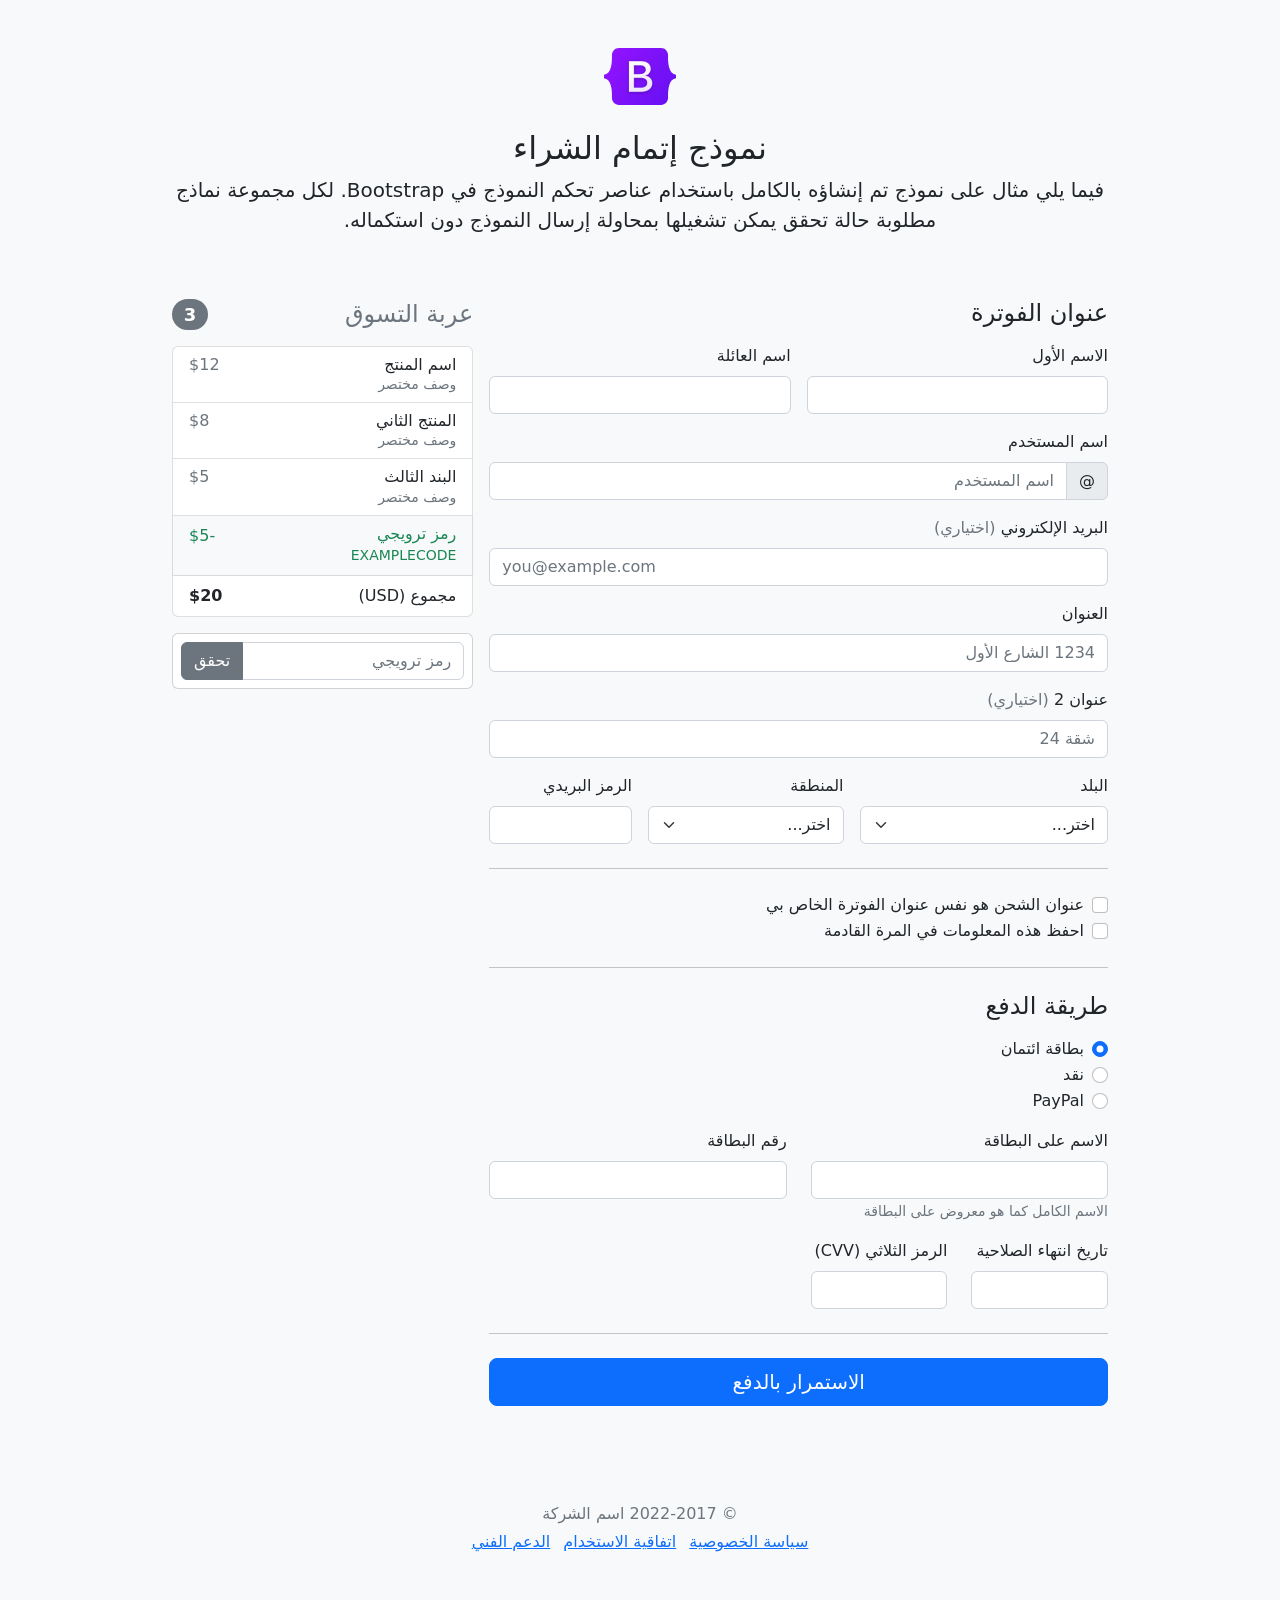
<file: bootstrap-5.2.1-examples/checkout-rtl/index.html>
<!doctype html>
<html lang="ar" dir="rtl">
  <head>
    <meta charset="utf-8">
    <meta name="viewport" content="width=device-width, initial-scale=1">
    <meta name="description" content="">
    <meta name="author" content="Mark Otto, Jacob Thornton, and Bootstrap contributors">
    <meta name="generator" content="Hugo 0.101.0">
    <title>مثال إتمام الشراء · Bootstrap v5.2</title>

    <link rel="canonical" href="https://getbootstrap.com/docs/5.2/examples/checkout-rtl/">

    

    

<link href="../assets/dist/css/bootstrap.rtl.min.css" rel="stylesheet">

    <style>
      .bd-placeholder-img {
        font-size: 1.125rem;
        text-anchor: middle;
        -webkit-user-select: none;
        -moz-user-select: none;
        user-select: none;
      }

      @media (min-width: 768px) {
        .bd-placeholder-img-lg {
          font-size: 3.5rem;
        }
      }

      .b-example-divider {
        height: 3rem;
        background-color: rgba(0, 0, 0, .1);
        border: solid rgba(0, 0, 0, .15);
        border-width: 1px 0;
        box-shadow: inset 0 .5em 1.5em rgba(0, 0, 0, .1), inset 0 .125em .5em rgba(0, 0, 0, .15);
      }

      .b-example-vr {
        flex-shrink: 0;
        width: 1.5rem;
        height: 100vh;
      }

      .bi {
        vertical-align: -.125em;
        fill: currentColor;
      }

      .nav-scroller {
        position: relative;
        z-index: 2;
        height: 2.75rem;
        overflow-y: hidden;
      }

      .nav-scroller .nav {
        display: flex;
        flex-wrap: nowrap;
        padding-bottom: 1rem;
        margin-top: -1px;
        overflow-x: auto;
        text-align: center;
        white-space: nowrap;
        -webkit-overflow-scrolling: touch;
      }
    </style>

    
    <!-- Custom styles for this template -->
    <link href="../checkout/form-validation.css" rel="stylesheet">
  </head>
  <body class="bg-light">
    
<div class="container">
  <main>
    <div class="py-5 text-center">
      <img class="d-block mx-auto mb-4" src="../assets/brand/bootstrap-logo.svg" alt="" width="72" height="57">
      <h2>نموذج إتمام الشراء</h2>
      <p class="lead">فيما يلي مثال على نموذج تم إنشاؤه بالكامل باستخدام عناصر تحكم النموذج في Bootstrap. لكل مجموعة نماذج مطلوبة حالة تحقق يمكن تشغيلها بمحاولة إرسال النموذج دون استكماله.</p>
    </div>

    <div class="row g-3">
      <div class="col-md-5 col-lg-4 order-md-last">
        <h4 class="d-flex justify-content-between align-items-center mb-3">
          <span class="text-muted">عربة التسوق</span>
          <span class="badge bg-secondary rounded-pill">3</span>
        </h4>
        <ul class="list-group mb-3">
          <li class="list-group-item d-flex justify-content-between lh-sm">
            <div>
              <h6 class="my-0">اسم المنتج</h6>
              <small class="text-muted">وصف مختصر</small>
            </div>
            <span class="text-muted">$12</span>
          </li>
          <li class="list-group-item d-flex justify-content-between lh-sm">
            <div>
              <h6 class="my-0">المنتج الثاني</h6>
              <small class="text-muted">وصف مختصر</small>
            </div>
            <span class="text-muted">$8</span>
          </li>
          <li class="list-group-item d-flex justify-content-between lh-sm">
            <div>
              <h6 class="my-0">البند الثالث</h6>
              <small class="text-muted">وصف مختصر</small>
            </div>
            <span class="text-muted">$5</span>
          </li>
          <li class="list-group-item d-flex justify-content-between bg-light">
            <div class="text-success">
              <h6 class="my-0">رمز ترويجي</h6>
              <small>EXAMPLECODE</small>
            </div>
            <span class="text-success">-$5</span>
          </li>
          <li class="list-group-item d-flex justify-content-between">
            <span>مجموع (USD)</span>
            <strong>$20</strong>
          </li>
        </ul>

        <form class="card p-2">
          <div class="input-group">
            <input type="text" class="form-control" placeholder="رمز ترويجي">
            <button type="submit" class="btn btn-secondary">تحقق</button>
          </div>
        </form>
      </div>
      <div class="col-md-7 col-lg-8">
        <h4 class="mb-3">عنوان الفوترة</h4>
        <form class="needs-validation" novalidate>
          <div class="row g-3">
            <div class="col-sm-6">
              <label for="firstName" class="form-label">الاسم الأول</label>
              <input type="text" class="form-control" id="firstName" placeholder="" value="" required>
              <div class="invalid-feedback">
                يرجى إدخال اسم أول صحيح.
              </div>
            </div>

            <div class="col-sm-6">
              <label for="lastName" class="form-label">اسم العائلة</label>
              <input type="text" class="form-control" id="lastName" placeholder="" value="" required>
              <div class="invalid-feedback">
                يرجى إدخال اسم عائلة صحيح.
              </div>
            </div>

            <div class="col-12">
              <label for="username" class="form-label">اسم المستخدم</label>
              <div class="input-group has-validation">
                <span class="input-group-text">@</span>
                <input type="text" class="form-control" id="username" placeholder="اسم المستخدم" required>
              <div class="invalid-feedback">
                اسم المستخدم الخاص بك مطلوب.
                </div>
              </div>
            </div>

            <div class="col-12">
              <label for="email" class="form-label">البريد الإلكتروني <span class="text-muted">(اختياري)</span></label>
              <input type="email" class="form-control" id="email" placeholder="you@example.com">
              <div class="invalid-feedback">
                يرجى إدخال عنوان بريد إلكتروني صحيح لتصلكم تحديثات الشحن.
              </div>
            </div>

            <div class="col-12">
              <label for="address" class="form-label">العنوان</label>
              <input type="text" class="form-control" id="address" placeholder="1234 الشارع الأول" required>
              <div class="invalid-feedback">
                يرجى إدخال عنوان الشحن الخاص بك.
              </div>
            </div>

            <div class="col-12">
              <label for="address2" class="form-label">عنوان 2 <span class="text-muted">(اختياري)</span></label>
              <input type="text" class="form-control" id="address2" placeholder="شقة 24">
            </div>

            <div class="col-md-5">
              <label for="country" class="form-label">البلد</label>
              <select class="form-select" id="country" required>
                <option value="">اختر...</option>
                <option>الولايات المتحدة الأمريكية</option>
              </select>
              <div class="invalid-feedback">
                يرجى اختيار بلد صحيح.
              </div>
            </div>

            <div class="col-md-4">
              <label for="state" class="form-label">المنطقة</label>
              <select class="form-select" id="state" required>
                <option value="">اختر...</option>
                <option>كاليفورنيا</option>
              </select>
              <div class="invalid-feedback">
                يرجى اختيار اسم منطقة صحيح.
              </div>
            </div>

            <div class="col-md-3">
              <label for="zip" class="form-label">الرمز البريدي</label>
              <input type="text" class="form-control" id="zip" placeholder="" required>
              <div class="invalid-feedback">
                الرمز البريدي مطلوب.
              </div>
            </div>
          </div>

          <hr class="my-4">

          <div class="form-check">
            <input type="checkbox" class="form-check-input" id="same-address">
            <label class="form-check-label" for="same-address">عنوان الشحن هو نفس عنوان الفوترة الخاص بي</label>
          </div>

          <div class="form-check">
            <input type="checkbox" class="form-check-input" id="save-info">
            <label class="form-check-label" for="save-info">احفظ هذه المعلومات في المرة القادمة</label>
          </div>

          <hr class="my-4">

          <h4 class="mb-3">طريقة الدفع</h4>

          <div class="my-3">
            <div class="form-check">
              <input id="credit" name="paymentMethod" type="radio" class="form-check-input" checked required>
              <label class="form-check-label" for="credit">بطاقة ائتمان</label>
            </div>
            <div class="form-check">
              <input id="cash" name="paymentMethod" type="radio" class="form-check-input" required>
              <label class="form-check-label" for="cash">نقد</label>
            </div>
            <div class="form-check">
              <input id="paypal" name="paymentMethod" type="radio" class="form-check-input" required>
              <label class="form-check-label" for="paypal">PayPal</label>
            </div>
          </div>

          <div class="row gy-3">
            <div class="col-md-6">
              <label for="cc-name" class="form-label">الاسم على البطاقة</label>
              <input type="text" class="form-control" id="cc-name" placeholder="" required>
              <small class="text-muted">الاسم الكامل كما هو معروض على البطاقة</small>
              <div class="invalid-feedback">
                الاسم على البطاقة مطلوب
              </div>
            </div>

            <div class="col-md-6">
              <label for="cc-number" class="form-label">رقم البطاقة</label>
              <input type="text" class="form-control" id="cc-number" placeholder="" required>
              <div class="invalid-feedback">
                رقم بطاقة الائتمان مطلوب
              </div>
            </div>

            <div class="col-md-3">
              <label for="cc-expiration" class="form-label">تاريخ انتهاء الصلاحية</label>
              <input type="text" class="form-control" id="cc-expiration" placeholder="" required>
              <div class="invalid-feedback">
                تاريخ انتهاء الصلاحية مطلوب
              </div>
            </div>

            <div class="col-md-3">
              <label for="cc-cvv" class="form-label">الرمز الثلاثي (CVV)</label>
              <input type="text" class="form-control" id="cc-cvv" placeholder="" required>
              <div class="invalid-feedback">
                رمز الحماية مطلوب
              </div>
            </div>
          </div>

          <hr class="my-4">

          <button class="w-100 btn btn-primary btn-lg" type="submit">الاستمرار بالدفع</button>
        </form>
      </div>
    </div>
  </main>
  <footer class="my-5 pt-5 text-muted text-center text-small">
    <p class="mb-1">&copy; 2022-2017 اسم الشركة</p>
    <ul class="list-inline">
      <li class="list-inline-item"><a href="#">سياسة الخصوصية</a></li>
      <li class="list-inline-item"><a href="#">اتفاقية الاستخدام</a></li>
      <li class="list-inline-item"><a href="#">الدعم الفني</a></li>
    </ul>
  </footer>
</div>


    <script src="../assets/dist/js/bootstrap.bundle.min.js"></script>

      <script src="../checkout/form-validation.js"></script>
  </body>
</html>
</file>
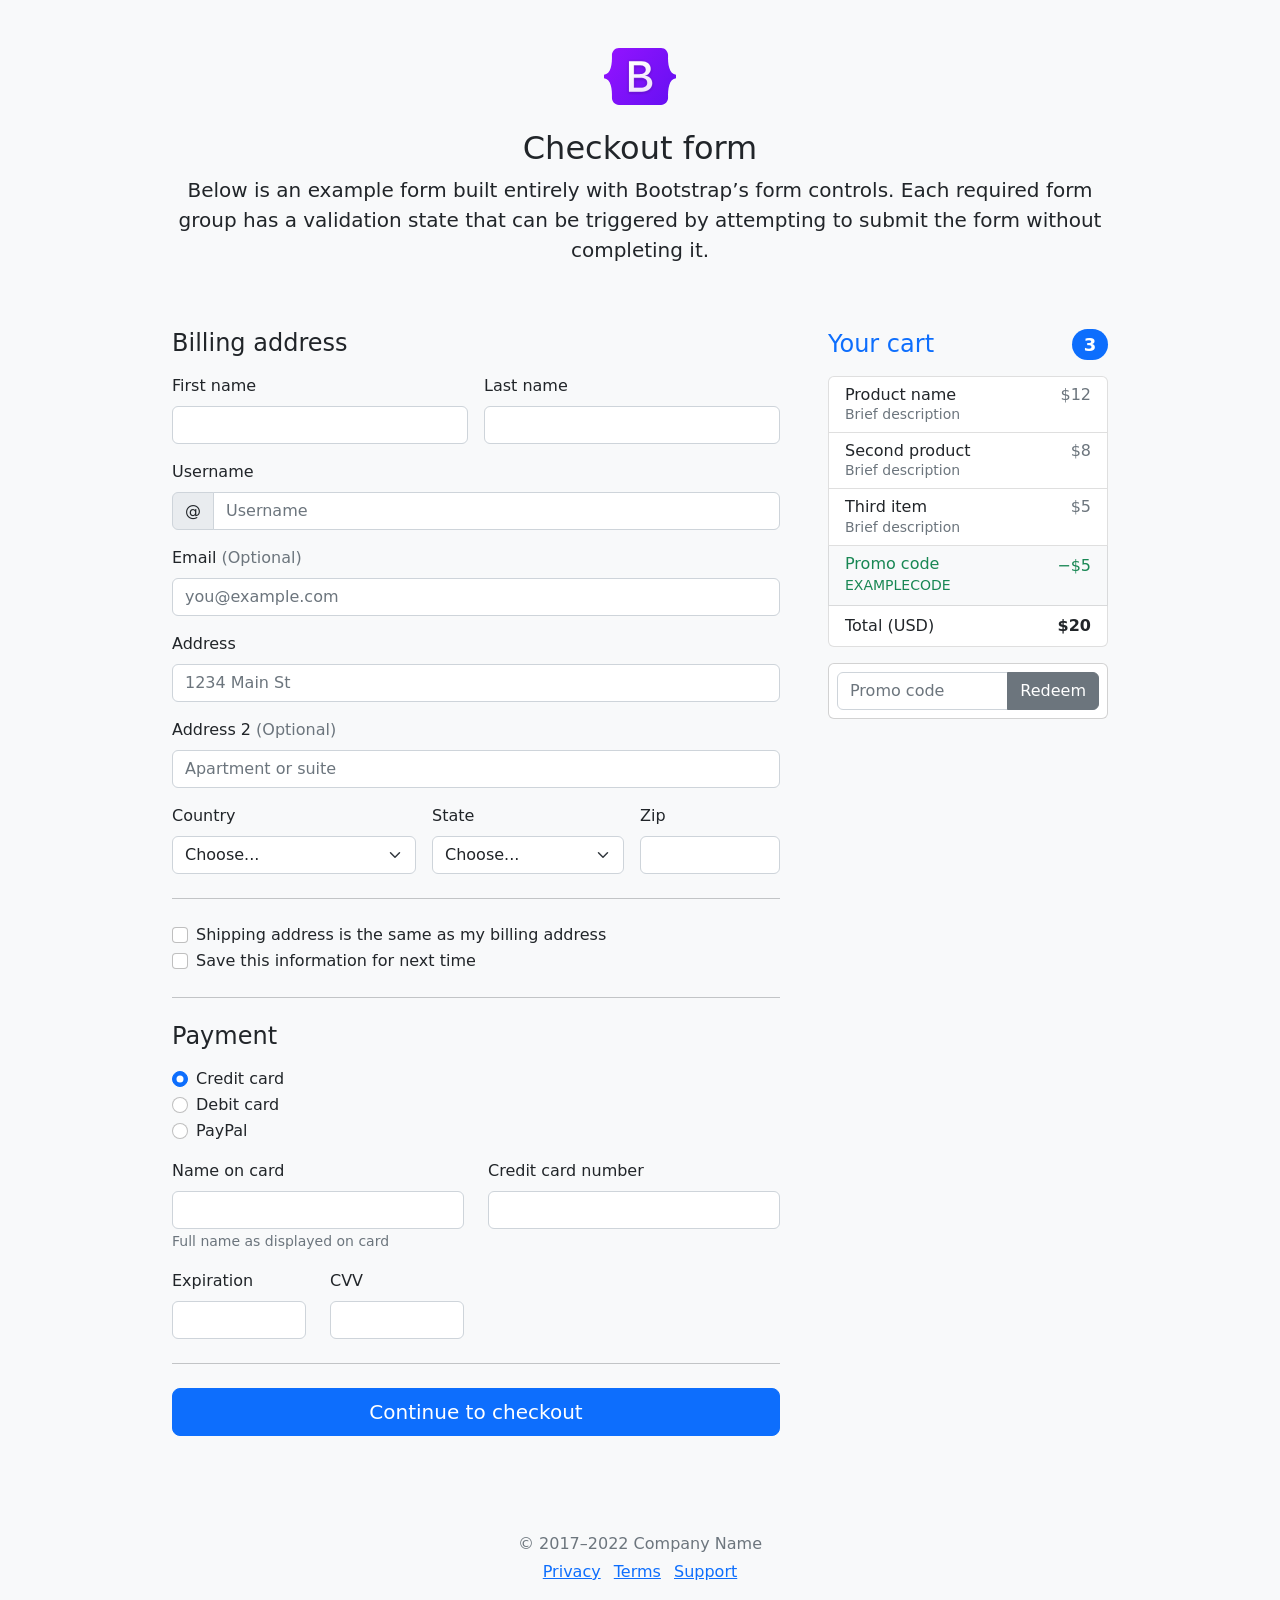
<file: bootstrap-5.2.1-examples/checkout/index.html>
<!doctype html>
<html lang="en">
  <head>
    <meta charset="utf-8">
    <meta name="viewport" content="width=device-width, initial-scale=1">
    <meta name="description" content="">
    <meta name="author" content="Mark Otto, Jacob Thornton, and Bootstrap contributors">
    <meta name="generator" content="Hugo 0.101.0">
    <title>Checkout example · Bootstrap v5.2</title>

    <link rel="canonical" href="https://getbootstrap.com/docs/5.2/examples/checkout/">

    

    

<link href="../assets/dist/css/bootstrap.min.css" rel="stylesheet">

    <style>
      .bd-placeholder-img {
        font-size: 1.125rem;
        text-anchor: middle;
        -webkit-user-select: none;
        -moz-user-select: none;
        user-select: none;
      }

      @media (min-width: 768px) {
        .bd-placeholder-img-lg {
          font-size: 3.5rem;
        }
      }

      .b-example-divider {
        height: 3rem;
        background-color: rgba(0, 0, 0, .1);
        border: solid rgba(0, 0, 0, .15);
        border-width: 1px 0;
        box-shadow: inset 0 .5em 1.5em rgba(0, 0, 0, .1), inset 0 .125em .5em rgba(0, 0, 0, .15);
      }

      .b-example-vr {
        flex-shrink: 0;
        width: 1.5rem;
        height: 100vh;
      }

      .bi {
        vertical-align: -.125em;
        fill: currentColor;
      }

      .nav-scroller {
        position: relative;
        z-index: 2;
        height: 2.75rem;
        overflow-y: hidden;
      }

      .nav-scroller .nav {
        display: flex;
        flex-wrap: nowrap;
        padding-bottom: 1rem;
        margin-top: -1px;
        overflow-x: auto;
        text-align: center;
        white-space: nowrap;
        -webkit-overflow-scrolling: touch;
      }
    </style>

    
    <!-- Custom styles for this template -->
    <link href="form-validation.css" rel="stylesheet">
  </head>
  <body class="bg-light">
    
<div class="container">
  <main>
    <div class="py-5 text-center">
      <img class="d-block mx-auto mb-4" src="../assets/brand/bootstrap-logo.svg" alt="" width="72" height="57">
      <h2>Checkout form</h2>
      <p class="lead">Below is an example form built entirely with Bootstrap’s form controls. Each required form group has a validation state that can be triggered by attempting to submit the form without completing it.</p>
    </div>

    <div class="row g-5">
      <div class="col-md-5 col-lg-4 order-md-last">
        <h4 class="d-flex justify-content-between align-items-center mb-3">
          <span class="text-primary">Your cart</span>
          <span class="badge bg-primary rounded-pill">3</span>
        </h4>
        <ul class="list-group mb-3">
          <li class="list-group-item d-flex justify-content-between lh-sm">
            <div>
              <h6 class="my-0">Product name</h6>
              <small class="text-muted">Brief description</small>
            </div>
            <span class="text-muted">$12</span>
          </li>
          <li class="list-group-item d-flex justify-content-between lh-sm">
            <div>
              <h6 class="my-0">Second product</h6>
              <small class="text-muted">Brief description</small>
            </div>
            <span class="text-muted">$8</span>
          </li>
          <li class="list-group-item d-flex justify-content-between lh-sm">
            <div>
              <h6 class="my-0">Third item</h6>
              <small class="text-muted">Brief description</small>
            </div>
            <span class="text-muted">$5</span>
          </li>
          <li class="list-group-item d-flex justify-content-between bg-light">
            <div class="text-success">
              <h6 class="my-0">Promo code</h6>
              <small>EXAMPLECODE</small>
            </div>
            <span class="text-success">−$5</span>
          </li>
          <li class="list-group-item d-flex justify-content-between">
            <span>Total (USD)</span>
            <strong>$20</strong>
          </li>
        </ul>

        <form class="card p-2">
          <div class="input-group">
            <input type="text" class="form-control" placeholder="Promo code">
            <button type="submit" class="btn btn-secondary">Redeem</button>
          </div>
        </form>
      </div>
      <div class="col-md-7 col-lg-8">
        <h4 class="mb-3">Billing address</h4>
        <form class="needs-validation" novalidate>
          <div class="row g-3">
            <div class="col-sm-6">
              <label for="firstName" class="form-label">First name</label>
              <input type="text" class="form-control" id="firstName" placeholder="" value="" required>
              <div class="invalid-feedback">
                Valid first name is required.
              </div>
            </div>

            <div class="col-sm-6">
              <label for="lastName" class="form-label">Last name</label>
              <input type="text" class="form-control" id="lastName" placeholder="" value="" required>
              <div class="invalid-feedback">
                Valid last name is required.
              </div>
            </div>

            <div class="col-12">
              <label for="username" class="form-label">Username</label>
              <div class="input-group has-validation">
                <span class="input-group-text">@</span>
                <input type="text" class="form-control" id="username" placeholder="Username" required>
              <div class="invalid-feedback">
                  Your username is required.
                </div>
              </div>
            </div>

            <div class="col-12">
              <label for="email" class="form-label">Email <span class="text-muted">(Optional)</span></label>
              <input type="email" class="form-control" id="email" placeholder="you@example.com">
              <div class="invalid-feedback">
                Please enter a valid email address for shipping updates.
              </div>
            </div>

            <div class="col-12">
              <label for="address" class="form-label">Address</label>
              <input type="text" class="form-control" id="address" placeholder="1234 Main St" required>
              <div class="invalid-feedback">
                Please enter your shipping address.
              </div>
            </div>

            <div class="col-12">
              <label for="address2" class="form-label">Address 2 <span class="text-muted">(Optional)</span></label>
              <input type="text" class="form-control" id="address2" placeholder="Apartment or suite">
            </div>

            <div class="col-md-5">
              <label for="country" class="form-label">Country</label>
              <select class="form-select" id="country" required>
                <option value="">Choose...</option>
                <option>United States</option>
              </select>
              <div class="invalid-feedback">
                Please select a valid country.
              </div>
            </div>

            <div class="col-md-4">
              <label for="state" class="form-label">State</label>
              <select class="form-select" id="state" required>
                <option value="">Choose...</option>
                <option>California</option>
              </select>
              <div class="invalid-feedback">
                Please provide a valid state.
              </div>
            </div>

            <div class="col-md-3">
              <label for="zip" class="form-label">Zip</label>
              <input type="text" class="form-control" id="zip" placeholder="" required>
              <div class="invalid-feedback">
                Zip code required.
              </div>
            </div>
          </div>

          <hr class="my-4">

          <div class="form-check">
            <input type="checkbox" class="form-check-input" id="same-address">
            <label class="form-check-label" for="same-address">Shipping address is the same as my billing address</label>
          </div>

          <div class="form-check">
            <input type="checkbox" class="form-check-input" id="save-info">
            <label class="form-check-label" for="save-info">Save this information for next time</label>
          </div>

          <hr class="my-4">

          <h4 class="mb-3">Payment</h4>

          <div class="my-3">
            <div class="form-check">
              <input id="credit" name="paymentMethod" type="radio" class="form-check-input" checked required>
              <label class="form-check-label" for="credit">Credit card</label>
            </div>
            <div class="form-check">
              <input id="debit" name="paymentMethod" type="radio" class="form-check-input" required>
              <label class="form-check-label" for="debit">Debit card</label>
            </div>
            <div class="form-check">
              <input id="paypal" name="paymentMethod" type="radio" class="form-check-input" required>
              <label class="form-check-label" for="paypal">PayPal</label>
            </div>
          </div>

          <div class="row gy-3">
            <div class="col-md-6">
              <label for="cc-name" class="form-label">Name on card</label>
              <input type="text" class="form-control" id="cc-name" placeholder="" required>
              <small class="text-muted">Full name as displayed on card</small>
              <div class="invalid-feedback">
                Name on card is required
              </div>
            </div>

            <div class="col-md-6">
              <label for="cc-number" class="form-label">Credit card number</label>
              <input type="text" class="form-control" id="cc-number" placeholder="" required>
              <div class="invalid-feedback">
                Credit card number is required
              </div>
            </div>

            <div class="col-md-3">
              <label for="cc-expiration" class="form-label">Expiration</label>
              <input type="text" class="form-control" id="cc-expiration" placeholder="" required>
              <div class="invalid-feedback">
                Expiration date required
              </div>
            </div>

            <div class="col-md-3">
              <label for="cc-cvv" class="form-label">CVV</label>
              <input type="text" class="form-control" id="cc-cvv" placeholder="" required>
              <div class="invalid-feedback">
                Security code required
              </div>
            </div>
          </div>

          <hr class="my-4">

          <button class="w-100 btn btn-primary btn-lg" type="submit">Continue to checkout</button>
        </form>
      </div>
    </div>
  </main>

  <footer class="my-5 pt-5 text-muted text-center text-small">
    <p class="mb-1">&copy; 2017–2022 Company Name</p>
    <ul class="list-inline">
      <li class="list-inline-item"><a href="#">Privacy</a></li>
      <li class="list-inline-item"><a href="#">Terms</a></li>
      <li class="list-inline-item"><a href="#">Support</a></li>
    </ul>
  </footer>
</div>


    <script src="../assets/dist/js/bootstrap.bundle.min.js"></script>

      <script src="form-validation.js"></script>
  </body>
</html>
</file>
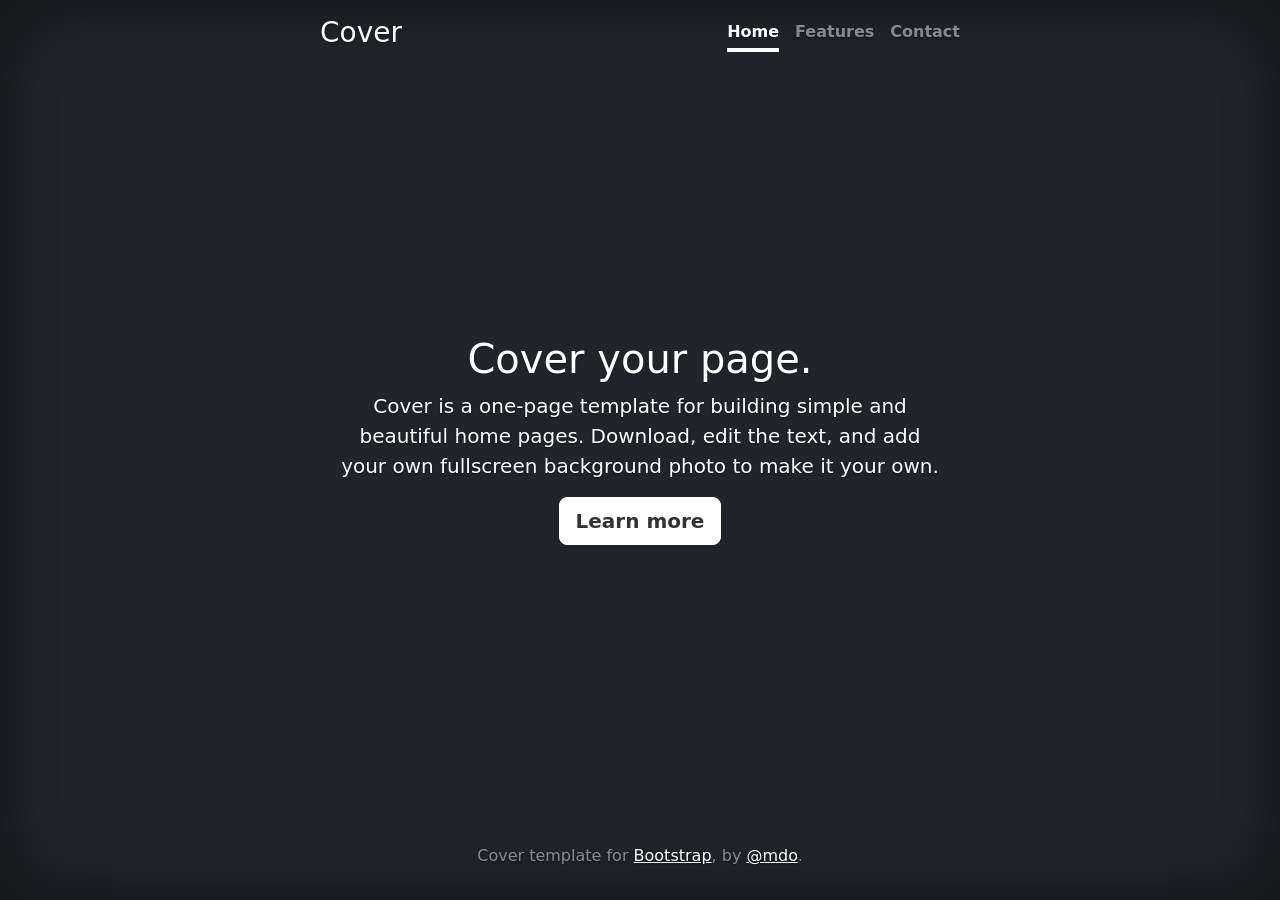
<file: bootstrap-5.2.1-examples/cover/index.html>
<!doctype html>
<html lang="en" class="h-100">
  <head>
    <meta charset="utf-8">
    <meta name="viewport" content="width=device-width, initial-scale=1">
    <meta name="description" content="">
    <meta name="author" content="Mark Otto, Jacob Thornton, and Bootstrap contributors">
    <meta name="generator" content="Hugo 0.101.0">
    <title>Cover Template · Bootstrap v5.2</title>

    <link rel="canonical" href="https://getbootstrap.com/docs/5.2/examples/cover/">

    

    

<link href="../assets/dist/css/bootstrap.min.css" rel="stylesheet">

    <style>
      .bd-placeholder-img {
        font-size: 1.125rem;
        text-anchor: middle;
        -webkit-user-select: none;
        -moz-user-select: none;
        user-select: none;
      }

      @media (min-width: 768px) {
        .bd-placeholder-img-lg {
          font-size: 3.5rem;
        }
      }

      .b-example-divider {
        height: 3rem;
        background-color: rgba(0, 0, 0, .1);
        border: solid rgba(0, 0, 0, .15);
        border-width: 1px 0;
        box-shadow: inset 0 .5em 1.5em rgba(0, 0, 0, .1), inset 0 .125em .5em rgba(0, 0, 0, .15);
      }

      .b-example-vr {
        flex-shrink: 0;
        width: 1.5rem;
        height: 100vh;
      }

      .bi {
        vertical-align: -.125em;
        fill: currentColor;
      }

      .nav-scroller {
        position: relative;
        z-index: 2;
        height: 2.75rem;
        overflow-y: hidden;
      }

      .nav-scroller .nav {
        display: flex;
        flex-wrap: nowrap;
        padding-bottom: 1rem;
        margin-top: -1px;
        overflow-x: auto;
        text-align: center;
        white-space: nowrap;
        -webkit-overflow-scrolling: touch;
      }
    </style>

    
    <!-- Custom styles for this template -->
    <link href="cover.css" rel="stylesheet">
  </head>
  <body class="d-flex h-100 text-center text-bg-dark">
    
<div class="cover-container d-flex w-100 h-100 p-3 mx-auto flex-column">
  <header class="mb-auto">
    <div>
      <h3 class="float-md-start mb-0">Cover</h3>
      <nav class="nav nav-masthead justify-content-center float-md-end">
        <a class="nav-link fw-bold py-1 px-0 active" aria-current="page" href="#">Home</a>
        <a class="nav-link fw-bold py-1 px-0" href="#">Features</a>
        <a class="nav-link fw-bold py-1 px-0" href="#">Contact</a>
      </nav>
    </div>
  </header>

  <main class="px-3">
    <h1>Cover your page.</h1>
    <p class="lead">Cover is a one-page template for building simple and beautiful home pages. Download, edit the text, and add your own fullscreen background photo to make it your own.</p>
    <p class="lead">
      <a href="#" class="btn btn-lg btn-secondary fw-bold border-white bg-white">Learn more</a>
    </p>
  </main>

  <footer class="mt-auto text-white-50">
    <p>Cover template for <a href="https://getbootstrap.com/" class="text-white">Bootstrap</a>, by <a href="https://twitter.com/mdo" class="text-white">@mdo</a>.</p>
  </footer>
</div>


    
  </body>
</html>
</file>
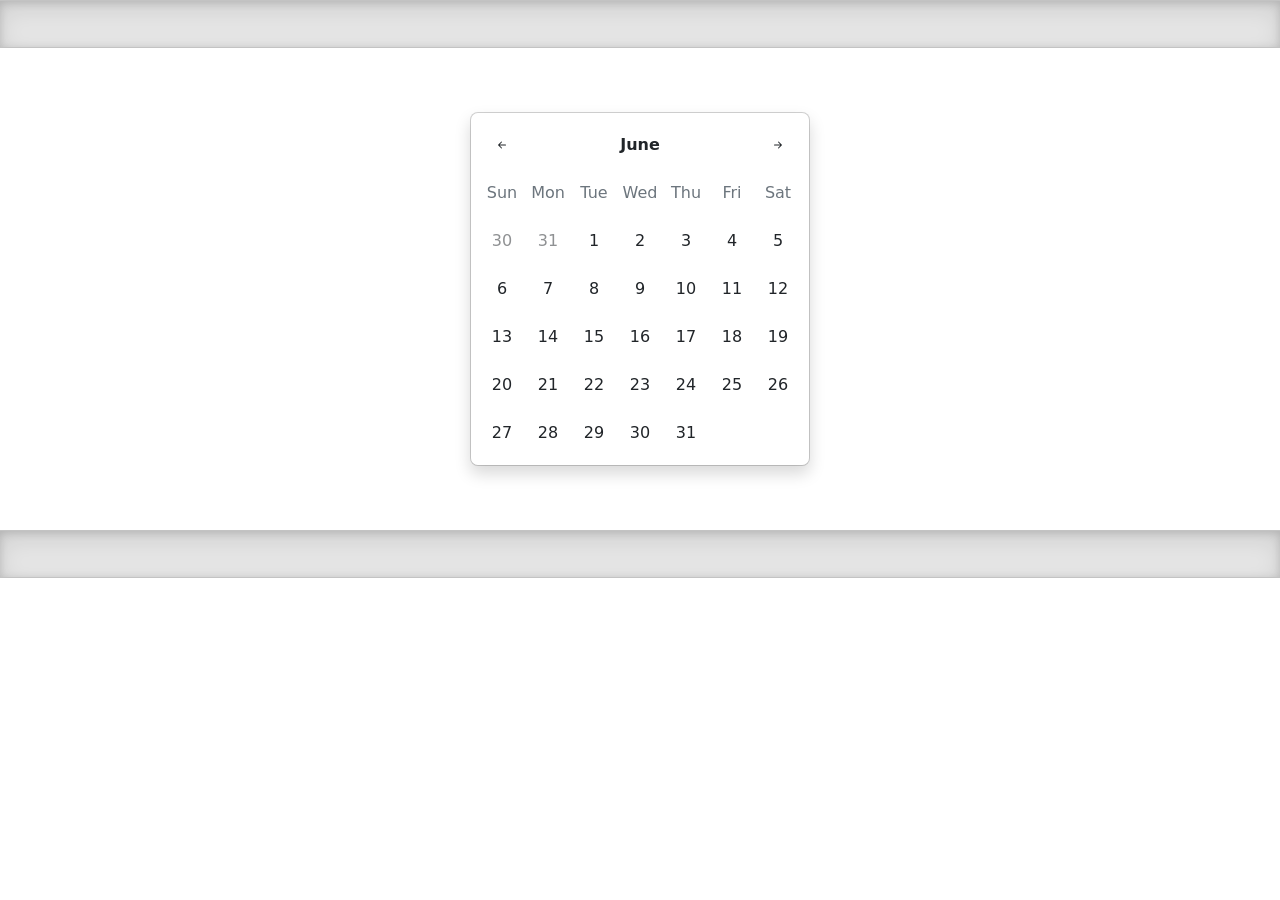
<file: bootstrap-5.2.1-examples/dropdowns/index.html>
<!doctype html>
<html lang="en">

<head>
  <meta charset="utf-8">
  <meta name="viewport" content="width=device-width, initial-scale=1">
  <meta name="description" content="">
  <meta name="author" content="Mark Otto, Jacob Thornton, and Bootstrap contributors">
  <meta name="generator" content="Hugo 0.101.0">
  <title>Dropdowns · Bootstrap v5.2</title>

  <link rel="canonical" href="https://getbootstrap.com/docs/5.2/examples/dropdowns/">





  <link href="../assets/dist/css/bootstrap.min.css" rel="stylesheet">

  <style>
    .bd-placeholder-img {
      font-size: 1.125rem;
      text-anchor: middle;
      -webkit-user-select: none;
      -moz-user-select: none;
      user-select: none;
    }

    @media (min-width: 768px) {
      .bd-placeholder-img-lg {
        font-size: 3.5rem;
      }
    }

    .b-example-divider {
      height: 3rem;
      background-color: rgba(0, 0, 0, .1);
      border: solid rgba(0, 0, 0, .15);
      border-width: 1px 0;
      box-shadow: inset 0 .5em 1.5em rgba(0, 0, 0, .1), inset 0 .125em .5em rgba(0, 0, 0, .15);
    }

    .b-example-vr {
      flex-shrink: 0;
      width: 1.5rem;
      height: 100vh;
    }

    .bi {
      vertical-align: -.125em;
      fill: currentColor;
    }

    .nav-scroller {
      position: relative;
      z-index: 2;
      height: 2.75rem;
      overflow-y: hidden;
    }

    .nav-scroller .nav {
      display: flex;
      flex-wrap: nowrap;
      padding-bottom: 1rem;
      margin-top: -1px;
      overflow-x: auto;
      text-align: center;
      white-space: nowrap;
      -webkit-overflow-scrolling: touch;
    }
  </style>


  <!-- Custom styles for this template -->
  <link href="dropdowns.css" rel="stylesheet">
</head>

<body>

  <svg xmlns="http://www.w3.org/2000/svg" style="display: none;">
    <symbol id="bootstrap" viewBox="0 0 118 94">
      <title>Bootstrap</title>
      <path fill-rule="evenodd" clip-rule="evenodd"
        d="M24.509 0c-6.733 0-11.715 5.893-11.492 12.284.214 6.14-.064 14.092-2.066 20.577C8.943 39.365 5.547 43.485 0 44.014v5.972c5.547.529 8.943 4.649 10.951 11.153 2.002 6.485 2.28 14.437 2.066 20.577C12.794 88.106 17.776 94 24.51 94H93.5c6.733 0 11.714-5.893 11.491-12.284-.214-6.14.064-14.092 2.066-20.577 2.009-6.504 5.396-10.624 10.943-11.153v-5.972c-5.547-.529-8.934-4.649-10.943-11.153-2.002-6.484-2.28-14.437-2.066-20.577C105.214 5.894 100.233 0 93.5 0H24.508zM80 57.863C80 66.663 73.436 72 62.543 72H44a2 2 0 01-2-2V24a2 2 0 012-2h18.437c9.083 0 15.044 4.92 15.044 12.474 0 5.302-4.01 10.049-9.119 10.88v.277C75.317 46.394 80 51.21 80 57.863zM60.521 28.34H49.948v14.934h8.905c6.884 0 10.68-2.772 10.68-7.727 0-4.643-3.264-7.207-9.012-7.207zM49.948 49.2v16.458H60.91c7.167 0 10.964-2.876 10.964-8.281 0-5.406-3.903-8.178-11.425-8.178H49.948z">
      </path>
    </symbol>

    <symbol id="exclamation-triangle-fill" viewBox="0 0 16 16">
      <path
        d="M8.982 1.566a1.13 1.13 0 0 0-1.96 0L.165 13.233c-.457.778.091 1.767.98 1.767h13.713c.889 0 1.438-.99.98-1.767L8.982 1.566zM8 5c.535 0 .954.462.9.995l-.35 3.507a.552.552 0 0 1-1.1 0L7.1 5.995A.905.905 0 0 1 8 5zm.002 6a1 1 0 1 1 0 2 1 1 0 0 1 0-2z" />
    </symbol>

    <symbol id="check2" viewBox="0 0 16 16">
      <path
        d="M13.854 3.646a.5.5 0 0 1 0 .708l-7 7a.5.5 0 0 1-.708 0l-3.5-3.5a.5.5 0 1 1 .708-.708L6.5 10.293l6.646-6.647a.5.5 0 0 1 .708 0z" />
    </symbol>

    <symbol id="check2-circle" viewBox="0 0 16 16">
      <path
        d="M2.5 8a5.5 5.5 0 0 1 8.25-4.764.5.5 0 0 0 .5-.866A6.5 6.5 0 1 0 14.5 8a.5.5 0 0 0-1 0 5.5 5.5 0 1 1-11 0z" />
      <path d="M15.354 3.354a.5.5 0 0 0-.708-.708L8 9.293 5.354 6.646a.5.5 0 1 0-.708.708l3 3a.5.5 0 0 0 .708 0l7-7z" />
    </symbol>

    <symbol id="bookmark-star" viewBox="0 0 16 16">
      <path
        d="M7.84 4.1a.178.178 0 0 1 .32 0l.634 1.285a.178.178 0 0 0 .134.098l1.42.206c.145.021.204.2.098.303L9.42 6.993a.178.178 0 0 0-.051.158l.242 1.414a.178.178 0 0 1-.258.187l-1.27-.668a.178.178 0 0 0-.165 0l-1.27.668a.178.178 0 0 1-.257-.187l.242-1.414a.178.178 0 0 0-.05-.158l-1.03-1.001a.178.178 0 0 1 .098-.303l1.42-.206a.178.178 0 0 0 .134-.098L7.84 4.1z" />
      <path
        d="M2 2a2 2 0 0 1 2-2h8a2 2 0 0 1 2 2v13.5a.5.5 0 0 1-.777.416L8 13.101l-5.223 2.815A.5.5 0 0 1 2 15.5V2zm2-1a1 1 0 0 0-1 1v12.566l4.723-2.482a.5.5 0 0 1 .554 0L13 14.566V2a1 1 0 0 0-1-1H4z" />
    </symbol>

    <symbol id="grid-fill" viewBox="0 0 16 16">
      <path
        d="M1 2.5A1.5 1.5 0 0 1 2.5 1h3A1.5 1.5 0 0 1 7 2.5v3A1.5 1.5 0 0 1 5.5 7h-3A1.5 1.5 0 0 1 1 5.5v-3zm8 0A1.5 1.5 0 0 1 10.5 1h3A1.5 1.5 0 0 1 15 2.5v3A1.5 1.5 0 0 1 13.5 7h-3A1.5 1.5 0 0 1 9 5.5v-3zm-8 8A1.5 1.5 0 0 1 2.5 9h3A1.5 1.5 0 0 1 7 10.5v3A1.5 1.5 0 0 1 5.5 15h-3A1.5 1.5 0 0 1 1 13.5v-3zm8 0A1.5 1.5 0 0 1 10.5 9h3a1.5 1.5 0 0 1 1.5 1.5v3a1.5 1.5 0 0 1-1.5 1.5h-3A1.5 1.5 0 0 1 9 13.5v-3z" />
    </symbol>

    <symbol id="stars" viewBox="0 0 16 16">
      <path
        d="M7.657 6.247c.11-.33.576-.33.686 0l.645 1.937a2.89 2.89 0 0 0 1.829 1.828l1.936.645c.33.11.33.576 0 .686l-1.937.645a2.89 2.89 0 0 0-1.828 1.829l-.645 1.936a.361.361 0 0 1-.686 0l-.645-1.937a2.89 2.89 0 0 0-1.828-1.828l-1.937-.645a.361.361 0 0 1 0-.686l1.937-.645a2.89 2.89 0 0 0 1.828-1.828l.645-1.937zM3.794 1.148a.217.217 0 0 1 .412 0l.387 1.162c.173.518.579.924 1.097 1.097l1.162.387a.217.217 0 0 1 0 .412l-1.162.387A1.734 1.734 0 0 0 4.593 5.69l-.387 1.162a.217.217 0 0 1-.412 0L3.407 5.69A1.734 1.734 0 0 0 2.31 4.593l-1.162-.387a.217.217 0 0 1 0-.412l1.162-.387A1.734 1.734 0 0 0 3.407 2.31l.387-1.162zM10.863.099a.145.145 0 0 1 .274 0l.258.774c.115.346.386.617.732.732l.774.258a.145.145 0 0 1 0 .274l-.774.258a1.156 1.156 0 0 0-.732.732l-.258.774a.145.145 0 0 1-.274 0l-.258-.774a1.156 1.156 0 0 0-.732-.732L9.1 2.137a.145.145 0 0 1 0-.274l.774-.258c.346-.115.617-.386.732-.732L10.863.1z" />
    </symbol>

    <symbol id="film" viewBox="0 0 16 16">
      <path
        d="M0 1a1 1 0 0 1 1-1h14a1 1 0 0 1 1 1v14a1 1 0 0 1-1 1H1a1 1 0 0 1-1-1V1zm4 0v6h8V1H4zm8 8H4v6h8V9zM1 1v2h2V1H1zm2 3H1v2h2V4zM1 7v2h2V7H1zm2 3H1v2h2v-2zm-2 3v2h2v-2H1zM15 1h-2v2h2V1zm-2 3v2h2V4h-2zm2 3h-2v2h2V7zm-2 3v2h2v-2h-2zm2 3h-2v2h2v-2z" />
    </symbol>

    <symbol id="joystick" viewBox="0 0 16 16">
      <path
        d="M10 2a2 2 0 0 1-1.5 1.937v5.087c.863.083 1.5.377 1.5.726 0 .414-.895.75-2 .75s-2-.336-2-.75c0-.35.637-.643 1.5-.726V3.937A2 2 0 1 1 10 2z" />
      <path
        d="M0 9.665v1.717a1 1 0 0 0 .553.894l6.553 3.277a2 2 0 0 0 1.788 0l6.553-3.277a1 1 0 0 0 .553-.894V9.665c0-.1-.06-.19-.152-.23L9.5 6.715v.993l5.227 2.178a.125.125 0 0 1 .001.23l-5.94 2.546a2 2 0 0 1-1.576 0l-5.94-2.546a.125.125 0 0 1 .001-.23L6.5 7.708l-.013-.988L.152 9.435a.25.25 0 0 0-.152.23z" />
    </symbol>

    <symbol id="music-note-beamed" viewBox="0 0 16 16">
      <path
        d="M6 13c0 1.105-1.12 2-2.5 2S1 14.105 1 13c0-1.104 1.12-2 2.5-2s2.5.896 2.5 2zm9-2c0 1.105-1.12 2-2.5 2s-2.5-.895-2.5-2 1.12-2 2.5-2 2.5.895 2.5 2z" />
      <path fill-rule="evenodd" d="M14 11V2h1v9h-1zM6 3v10H5V3h1z" />
      <path d="M5 2.905a1 1 0 0 1 .9-.995l8-.8a1 1 0 0 1 1.1.995V3L5 4V2.905z" />
    </symbol>

    <symbol id="files" viewBox="0 0 16 16">
      <path
        d="M13 0H6a2 2 0 0 0-2 2 2 2 0 0 0-2 2v10a2 2 0 0 0 2 2h7a2 2 0 0 0 2-2 2 2 0 0 0 2-2V2a2 2 0 0 0-2-2zm0 13V4a2 2 0 0 0-2-2H5a1 1 0 0 1 1-1h7a1 1 0 0 1 1 1v10a1 1 0 0 1-1 1zM3 4a1 1 0 0 1 1-1h7a1 1 0 0 1 1 1v10a1 1 0 0 1-1 1H4a1 1 0 0 1-1-1V4z" />
    </symbol>

    <symbol id="image-fill" viewBox="0 0 16 16">
      <path
        d="M.002 3a2 2 0 0 1 2-2h12a2 2 0 0 1 2 2v10a2 2 0 0 1-2 2h-12a2 2 0 0 1-2-2V3zm1 9v1a1 1 0 0 0 1 1h12a1 1 0 0 0 1-1V9.5l-3.777-1.947a.5.5 0 0 0-.577.093l-3.71 3.71-2.66-1.772a.5.5 0 0 0-.63.062L1.002 12zm5-6.5a1.5 1.5 0 1 0-3 0 1.5 1.5 0 0 0 3 0z" />
    </symbol>

    <symbol id="trash" viewBox="0 0 16 16">
      <path
        d="M5.5 5.5A.5.5 0 0 1 6 6v6a.5.5 0 0 1-1 0V6a.5.5 0 0 1 .5-.5zm2.5 0a.5.5 0 0 1 .5.5v6a.5.5 0 0 1-1 0V6a.5.5 0 0 1 .5-.5zm3 .5a.5.5 0 0 0-1 0v6a.5.5 0 0 0 1 0V6z" />
      <path fill-rule="evenodd"
        d="M14.5 3a1 1 0 0 1-1 1H13v9a2 2 0 0 1-2 2H5a2 2 0 0 1-2-2V4h-.5a1 1 0 0 1-1-1V2a1 1 0 0 1 1-1H6a1 1 0 0 1 1-1h2a1 1 0 0 1 1 1h3.5a1 1 0 0 1 1 1v1zM4.118 4 4 4.059V13a1 1 0 0 0 1 1h6a1 1 0 0 0 1-1V4.059L11.882 4H4.118zM2.5 3V2h11v1h-11z" />
    </symbol>

    <symbol id="question-circle" viewBox="0 0 16 16">
      <path d="M8 15A7 7 0 1 1 8 1a7 7 0 0 1 0 14zm0 1A8 8 0 1 0 8 0a8 8 0 0 0 0 16z" />
      <path
        d="M5.255 5.786a.237.237 0 0 0 .241.247h.825c.138 0 .248-.113.266-.25.09-.656.54-1.134 1.342-1.134.686 0 1.314.343 1.314 1.168 0 .635-.374.927-.965 1.371-.673.489-1.206 1.06-1.168 1.987l.003.217a.25.25 0 0 0 .25.246h.811a.25.25 0 0 0 .25-.25v-.105c0-.718.273-.927 1.01-1.486.609-.463 1.244-.977 1.244-2.056 0-1.511-1.276-2.241-2.673-2.241-1.267 0-2.655.59-2.75 2.286zm1.557 5.763c0 .533.425.927 1.01.927.609 0 1.028-.394 1.028-.927 0-.552-.42-.94-1.029-.94-.584 0-1.009.388-1.009.94z" />
    </symbol>

    <symbol id="arrow-left-short" viewBox="0 0 16 16">
      <path fill-rule="evenodd"
        d="M12 8a.5.5 0 0 1-.5.5H5.707l2.147 2.146a.5.5 0 0 1-.708.708l-3-3a.5.5 0 0 1 0-.708l3-3a.5.5 0 1 1 .708.708L5.707 7.5H11.5a.5.5 0 0 1 .5.5z" />
    </symbol>

    <symbol id="arrow-right-short" viewBox="0 0 16 16">
      <path fill-rule="evenodd"
        d="M4 8a.5.5 0 0 1 .5-.5h5.793L8.146 5.354a.5.5 0 1 1 .708-.708l3 3a.5.5 0 0 1 0 .708l-3 3a.5.5 0 0 1-.708-.708L10.293 8.5H4.5A.5.5 0 0 1 4 8z" />
    </symbol>
  </svg>


  <div class="b-example-divider"></div>

  <div class="dropdown-menu d-block position-static p-2 shadow rounded-3 w-340px">
    <div class="d-grid gap-1">
      <div class="cal">
        <div class="cal-month">
          <button class="btn cal-btn" type="button">
            <svg class="bi" width="16" height="16">
              <use xlink:href="#arrow-left-short" /></svg>
          </button>
          <strong class="cal-month-name">June</strong>
          <select class="form-select cal-month-name d-none">
            <option value="January">January</option>
            <option value="February">February</option>
            <option value="March">March</option>
            <option value="April">April</option>
            <option value="May">May</option>
            <option selected value="June">June</option>
            <option value="July">July</option>
            <option value="August">August</option>
            <option value="September">September</option>
            <option value="October">October</option>
            <option value="November">November</option>
            <option value="December">December</option>
          </select>
          <button class="btn cal-btn" type="button">
            <svg class="bi" width="16" height="16">
              <use xlink:href="#arrow-right-short" /></svg>
          </button>
        </div>
        <div class="cal-weekdays text-muted">
          <div class="cal-weekday">Sun</div>
          <div class="cal-weekday">Mon</div>
          <div class="cal-weekday">Tue</div>
          <div class="cal-weekday">Wed</div>
          <div class="cal-weekday">Thu</div>
          <div class="cal-weekday">Fri</div>
          <div class="cal-weekday">Sat</div>
        </div>
        <div class="cal-days">
          <button class="btn cal-btn" disabled type="button">30</button>
          <button class="btn cal-btn" disabled type="button">31</button>

          <button class="btn cal-btn" type="button">1</button>
          <button class="btn cal-btn" type="button">2</button>
          <button class="btn cal-btn" type="button">3</button>
          <button class="btn cal-btn" type="button">4</button>
          <button class="btn cal-btn" type="button">5</button>
          <button class="btn cal-btn" type="button">6</button>
          <button class="btn cal-btn" type="button">7</button>

          <button class="btn cal-btn" type="button">8</button>
          <button class="btn cal-btn" type="button">9</button>
          <button class="btn cal-btn" type="button">10</button>
          <button class="btn cal-btn" type="button">11</button>
          <button class="btn cal-btn" type="button">12</button>
          <button class="btn cal-btn" type="button">13</button>
          <button class="btn cal-btn" type="button">14</button>

          <button class="btn cal-btn" type="button">15</button>
          <button class="btn cal-btn" type="button">16</button>
          <button class="btn cal-btn" type="button">17</button>
          <button class="btn cal-btn" type="button">18</button>
          <button class="btn cal-btn" type="button">19</button>
          <button class="btn cal-btn" type="button">20</button>
          <button class="btn cal-btn" type="button">21</button>

          <button class="btn cal-btn" type="button">22</button>
          <button class="btn cal-btn" type="button">23</button>
          <button class="btn cal-btn" type="button">24</button>
          <button class="btn cal-btn" type="button">25</button>
          <button class="btn cal-btn" type="button">26</button>
          <button class="btn cal-btn" type="button">27</button>
          <button class="btn cal-btn" type="button">28</button>

          <button class="btn cal-btn" type="button">29</button>
          <button class="btn cal-btn" type="button">30</button>
          <button class="btn cal-btn" type="button">31</button>
        </div>
      </div>
    </div>
  </div>

  <div class="b-example-divider"></div>



  <script src="../assets/dist/js/bootstrap.bundle.min.js"></script>


</body>

</html>
</file>
<file: bootstrap-5.2.1-examples/blog/blog.rtl.css>
/* stylelint-disable selector-list-comma-newline-after */

.blog-header {
  border-bottom: 1px solid #e5e5e5;
}

.blog-header-logo {
  font-family: Amiri, Georgia, "Times New Roman", serif;
  font-size: 2.25rem;
}

.blog-header-logo:hover {
  text-decoration: none;
}

h1, h2, h3, h4, h5, h6 {
  font-family: Amiri, Georgia, "Times New Roman", serif;
}

.display-4 {
  font-size: 2.5rem;
}
@media (min-width: 768px) {
  .display-4 {
    font-size: 3rem;
  }
}

.flex-auto {
  flex: 0 0 auto;
}

.h-250 { height: 250px; }
@media (min-width: 768px) {
  .h-md-250 { height: 250px; }
}

/* Pagination */
.blog-pagination {
  margin-bottom: 4rem;
}

/*
 * Blog posts
 */
.blog-post {
  margin-bottom: 4rem;
}
.blog-post-title {
  font-size: 2.5rem;
}
.blog-post-meta {
  margin-bottom: 1.25rem;
  color: #727272;
}

/*
 * Footer
 */
.blog-footer {
  padding: 2.5rem 0;
  color: #727272;
  text-align: center;
  background-color: #f9f9f9;
  border-top: .05rem solid #e5e5e5;
}
.blog-footer p:last-child {
  margin-bottom: 0;
}
</file>
<file: bootstrap-5.2.1-examples/blog/blog.css>
/* stylelint-disable selector-list-comma-newline-after */

.blog-header {
  border-bottom: 1px solid #e5e5e5;
}

.blog-header-logo {
  font-family: "Playfair Display", Georgia, "Times New Roman", serif/*rtl:Amiri, Georgia, "Times New Roman", serif*/;
  font-size: 2.25rem;
}

.blog-header-logo:hover {
  text-decoration: none;
}

h1, h2, h3, h4, h5, h6 {
  font-family: "Playfair Display", Georgia, "Times New Roman", serif/*rtl:Amiri, Georgia, "Times New Roman", serif*/;
}

.display-4 {
  font-size: 2.5rem;
}
@media (min-width: 768px) {
  .display-4 {
    font-size: 3rem;
  }
}

.flex-auto {
  flex: 0 0 auto;
}

.h-250 { height: 250px; }
@media (min-width: 768px) {
  .h-md-250 { height: 250px; }
}

/* Pagination */
.blog-pagination {
  margin-bottom: 4rem;
}

/*
 * Blog posts
 */
.blog-post {
  margin-bottom: 4rem;
}
.blog-post-title {
  font-size: 2.5rem;
}
.blog-post-meta {
  margin-bottom: 1.25rem;
  color: #727272;
}

/*
 * Footer
 */
.blog-footer {
  padding: 2.5rem 0;
  color: #727272;
  text-align: center;
  background-color: #f9f9f9;
  border-top: .05rem solid #e5e5e5;
}
.blog-footer p:last-child {
  margin-bottom: 0;
}
</file>
<file: bootstrap-5.2.1-examples/carousel/carousel.rtl.css>
/* GLOBAL STYLES
-------------------------------------------------- */
/* Padding below the footer and lighter body text */

body {
  padding-top: 3rem;
  padding-bottom: 3rem;
  color: #5a5a5a;
}


/* CUSTOMIZE THE CAROUSEL
-------------------------------------------------- */

/* Carousel base class */
.carousel {
  margin-bottom: 4rem;
}
/* Since positioning the image, we need to help out the caption */
.carousel-caption {
  bottom: 3rem;
  z-index: 10;
}

/* Declare heights because of positioning of img element */
.carousel-item {
  height: 32rem;
}


/* MARKETING CONTENT
-------------------------------------------------- */

/* Center align the text within the three columns below the carousel */
.marketing .col-lg-4 {
  margin-bottom: 1.5rem;
  text-align: center;
}
.marketing .col-lg-4 p {
  margin-right: .75rem;
  margin-left: .75rem;
}


/* Featurettes
------------------------- */

.featurette-divider {
  margin: 5rem 0; /* Space out the Bootstrap <hr> more */
}

/* Thin out the marketing headings */

/* RESPONSIVE CSS
-------------------------------------------------- */

@media (min-width: 40em) {
  /* Bump up size of carousel content */
  .carousel-caption p {
    margin-bottom: 1.25rem;
    font-size: 1.25rem;
    line-height: 1.4;
  }

  .featurette-heading {
    font-size: 50px;
  }
}

@media (min-width: 62em) {
  .featurette-heading {
    margin-top: 7rem;
  }
}
</file>
<file: bootstrap-5.2.1-examples/carousel/carousel.css>
/* GLOBAL STYLES
-------------------------------------------------- */
/* Padding below the footer and lighter body text */

body {
  padding-top: 3rem;
  padding-bottom: 3rem;
  color: #5a5a5a;
}


/* CUSTOMIZE THE CAROUSEL
-------------------------------------------------- */

/* Carousel base class */
.carousel {
  margin-bottom: 4rem;
}
/* Since positioning the image, we need to help out the caption */
.carousel-caption {
  bottom: 3rem;
  z-index: 10;
}

/* Declare heights because of positioning of img element */
.carousel-item {
  height: 32rem;
}


/* MARKETING CONTENT
-------------------------------------------------- */

/* Center align the text within the three columns below the carousel */
.marketing .col-lg-4 {
  margin-bottom: 1.5rem;
  text-align: center;
}
/* rtl:begin:ignore */
.marketing .col-lg-4 p {
  margin-right: .75rem;
  margin-left: .75rem;
}
/* rtl:end:ignore */


/* Featurettes
------------------------- */

.featurette-divider {
  margin: 5rem 0; /* Space out the Bootstrap <hr> more */
}

/* Thin out the marketing headings */
/* rtl:begin:remove */
.featurette-heading {
  letter-spacing: -.05rem;
}

/* rtl:end:remove */

/* RESPONSIVE CSS
-------------------------------------------------- */

@media (min-width: 40em) {
  /* Bump up size of carousel content */
  .carousel-caption p {
    margin-bottom: 1.25rem;
    font-size: 1.25rem;
    line-height: 1.4;
  }

  .featurette-heading {
    font-size: 50px;
  }
}

@media (min-width: 62em) {
  .featurette-heading {
    margin-top: 7rem;
  }
}
</file>
<file: bootstrap-5.2.1-examples/checkout/form-validation.css>
.container {
  max-width: 960px;
}
</file>
<file: bootstrap-5.2.1-examples/cover/cover.css>
/*
 * Globals
 */


/* Custom default button */
.btn-secondary,
.btn-secondary:hover,
.btn-secondary:focus {
  color: #333;
  text-shadow: none; /* Prevent inheritance from `body` */
}


/*
 * Base structure
 */

body {
  text-shadow: 0 .05rem .1rem rgba(0, 0, 0, .5);
  box-shadow: inset 0 0 5rem rgba(0, 0, 0, .5);
}

.cover-container {
  max-width: 42em;
}


/*
 * Header
 */

.nav-masthead .nav-link {
  color: rgba(255, 255, 255, .5);
  border-bottom: .25rem solid transparent;
}

.nav-masthead .nav-link:hover,
.nav-masthead .nav-link:focus {
  border-bottom-color: rgba(255, 255, 255, .25);
}

.nav-masthead .nav-link + .nav-link {
  margin-left: 1rem;
}

.nav-masthead .active {
  color: #fff;
  border-bottom-color: #fff;
}
</file>
<file: bootstrap-5.2.1-examples/dropdowns/dropdowns.css>
.dropdown-menu {
  margin: 4rem auto;
}

.dropdown-item-danger {
  color: var(--bs-red);
}
.dropdown-item-danger:hover,
.dropdown-item-danger:focus {
  color: #fff;
  background-color: var(--bs-red);
}
.dropdown-item-danger.active {
  background-color: var(--bs-red);
}

.btn-hover-light {
  background-color: var(--bs-white);
}
.btn-hover-light:hover,
.btn-hover-light:focus {
  color: var(--bs-blue);
  background-color: var(--bs-light);
}

.cal-month,
.cal-days,
.cal-weekdays {
  display: grid;
  grid-template-columns: repeat(7, 1fr);
  align-items: center;
}
.cal-month-name {
  grid-column-start: 2;
  grid-column-end: 7;
  text-align: center;
}
.cal-weekday,
.cal-btn {
  display: flex;
  flex-shrink: 0;
  align-items: center;
  justify-content: center;
  height: 3rem;
  padding: 0;
}
.cal-btn:not([disabled]) {
  font-weight: 500;
}
.cal-btn:hover,
.cal-btn:focus {
  background-color: rgba(0, 0, 0, .05);
}
.cal-btn[disabled] {
  border: 0;
  opacity: .5;
}

.form-control-dark {
  background-color: rgba(255, 255, 255, .05);
  border-color: rgba(255, 255, 255, .15);
}


.w-220px {
  width: 220px;
}

.w-280px {
  width: 280px;
}

.w-340px {
  width: 340px;
}

.w-600px {
  width: 600px;
}
</file>
<file: bootstrap-5.2.1-examples/cheatsheet/cheatsheet.rtl.css>
body {
  scroll-behavior: smooth;
}

/**
 * Bootstrap "Journal code" icon
 * @link https://icons.getbootstrap.com/icons/journal-code/
 */
.bd-heading a::before {
  display: inline-block;
  width: 1em;
  height: 1em;
  margin-left: .25rem;
  content: "";
  background-image: url("data:image/svg+xml,%3Csvg xmlns='http://www.w3.org/2000/svg' fill='%25230d6efd' viewBox='0 0 16 16'%3E%3Cpath d='M4 1h8a2 2 0 0 1 2 2v10a2 2 0 0 1-2 2H4a2 2 0 0 1-2-2h1a1 1 0 0 0 1 1h8a1 1 0 0 0 1-1V3a1 1 0 0 0-1-1H4a1 1 0 0 0-1 1H2a2 2 0 0 1 2-2z'/%3E%3Cpath d='M2 5v-.5a.5.5 0 0 1 1 0V5h.5a.5.5 0 0 1 0 1h-2a.5.5 0 0 1 0-1H2zm0 3v-.5a.5.5 0 0 1 1 0V8h.5a.5.5 0 0 1 0 1h-2a.5.5 0 0 1 0-1H2zm0 3v-.5a.5.5 0 0 1 1 0v.5h.5a.5.5 0 0 1 0 1h-2a.5.5 0 0 1 0-1H2z'/%3E%3Cpath fill-rule='evenodd' d='M8.646 5.646a.5.5 0 0 1 .708 0l2 2a.5.5 0 0 1 0 .708l-2 2a.5.5 0 0 1-.708-.708L10.293 8 8.646 6.354a.5.5 0 0 1 0-.708zm-1.292 0a.5.5 0 0 0-.708 0l-2 2a.5.5 0 0 0 0 .708l2 2a.5.5 0 0 0 .708-.708L5.707 8l1.647-1.646a.5.5 0 0 0 0-.708z'/%3E%3C/svg%3E");
  background-size: 1em;
}

/* stylelint-disable-next-line selector-max-universal */
.bd-heading + div > * + * {
  margin-top: 3rem;
}

/* Table of contents */
.bd-aside a {
  padding: .1875rem .5rem;
  margin-top: .125rem;
  margin-right: .3125rem;
  color: rgba(0, 0, 0, .65);
}

.bd-aside a:hover,
.bd-aside a:focus {
  color: rgba(0, 0, 0, .85);
  background-color: rgba(121, 82, 179, .1);
}

.bd-aside .active {
  font-weight: 600;
  color: rgba(0, 0, 0, .85);
}

.bd-aside .btn {
  padding: .25rem .5rem;
  font-weight: 600;
  color: rgba(0, 0, 0, .65);
}

.bd-aside .btn:hover,
.bd-aside .btn:focus {
  color: rgba(0, 0, 0, .85);
  background-color: rgba(121, 82, 179, .1);
}

.bd-aside .btn:focus {
  box-shadow: 0 0 0 1px rgba(121, 82, 179, .7);
}

.bd-aside .btn::before {
  width: 1.25em;
  line-height: 0;
  content: url("data:image/svg+xml,%3csvg xmlns='http://www.w3.org/2000/svg' width='16' height='16' viewBox='0 0 16 16'%3e%3cpath fill='none' stroke='rgba%280,0,0,.5%29' stroke-linecap='round' stroke-linejoin='round' stroke-width='2' d='M5 14l6-6-6-6'/%3e%3c/svg%3e");
  transition: transform .35s ease;
  transform: rotate(180deg) translateX(-2px);
  transform-origin: .5em 50%;
}

.bd-aside .btn[aria-expanded="true"]::before {
  transform: rotate(90deg);
}


/* Examples */
.scrollspy-example {
  height: 200px;
}

[id="modal"] .bd-example .btn,
[id="buttons"] .bd-example .btn,
[id="tooltips"] .bd-example .btn,
[id="popovers"] .bd-example .btn,
[id="dropdowns"] .bd-example .btn-group,
[id="dropdowns"] .bd-example .dropdown,
[id="dropdowns"] .bd-example .dropup,
[id="dropdowns"] .bd-example .dropend,
[id="dropdowns"] .bd-example .dropstart {
  margin: 0 0 1rem 1rem;
}

/* Layout */
@media (min-width: 1200px) {
  body {
    display: grid;
    grid-template-rows: auto;
    grid-template-columns: 1fr 4fr 1fr;
    gap: 1rem;
  }

  .bd-header {
    position: fixed;
    top: 0;
    right: 0;
    left: 0;
    z-index: 1030;
    grid-column: 1 / span 3;
  }

  .bd-aside,
  .bd-cheatsheet {
    padding-top: 4rem;
  }

  /**
   * 1. Too bad only Firefox supports subgrids ATM
   */
  .bd-cheatsheet,
  .bd-cheatsheet section,
  .bd-cheatsheet article {
    display: inherit; /* 1 */
    grid-template-rows: auto;
    grid-template-columns: 1fr 4fr;
    grid-column: 1 / span 2;
    gap: inherit; /* 1 */
  }

  .bd-aside {
    grid-area: 1 / 3;
    scroll-margin-top: 4rem;
  }

  .bd-cheatsheet section,
  .bd-cheatsheet section > h2 {
    top: 2rem;
    scroll-margin-top: 2rem;
  }

  .bd-cheatsheet section > h2::before {
    position: absolute;
    top: 0;
    right: 0;
    bottom: -2rem;
    left: 0;
    z-index: -1;
    content: "";
    background-image: linear-gradient(to bottom, rgba(255, 255, 255, 1) calc(100% - 3rem), rgba(255, 255, 255, .01));
  }

  .bd-cheatsheet article,
  .bd-cheatsheet .bd-heading {
    top: 8rem;
    scroll-margin-top: 8rem;
  }

  .bd-cheatsheet .bd-heading {
    z-index: 1;
  }
}
</file>
<file: bootstrap-5.2.1-examples/cheatsheet/cheatsheet.css>
body {
  scroll-behavior: smooth;
}

/**
 * Bootstrap "Journal code" icon
 * @link https://icons.getbootstrap.com/icons/journal-code/
 */
.bd-heading a::before {
  display: inline-block;
  width: 1em;
  height: 1em;
  margin-right: .25rem;
  content: "";
  background-image: url("data:image/svg+xml,%3Csvg xmlns='http://www.w3.org/2000/svg' fill='%25230d6efd' viewBox='0 0 16 16'%3E%3Cpath d='M4 1h8a2 2 0 0 1 2 2v10a2 2 0 0 1-2 2H4a2 2 0 0 1-2-2h1a1 1 0 0 0 1 1h8a1 1 0 0 0 1-1V3a1 1 0 0 0-1-1H4a1 1 0 0 0-1 1H2a2 2 0 0 1 2-2z'/%3E%3Cpath d='M2 5v-.5a.5.5 0 0 1 1 0V5h.5a.5.5 0 0 1 0 1h-2a.5.5 0 0 1 0-1H2zm0 3v-.5a.5.5 0 0 1 1 0V8h.5a.5.5 0 0 1 0 1h-2a.5.5 0 0 1 0-1H2zm0 3v-.5a.5.5 0 0 1 1 0v.5h.5a.5.5 0 0 1 0 1h-2a.5.5 0 0 1 0-1H2z'/%3E%3Cpath fill-rule='evenodd' d='M8.646 5.646a.5.5 0 0 1 .708 0l2 2a.5.5 0 0 1 0 .708l-2 2a.5.5 0 0 1-.708-.708L10.293 8 8.646 6.354a.5.5 0 0 1 0-.708zm-1.292 0a.5.5 0 0 0-.708 0l-2 2a.5.5 0 0 0 0 .708l2 2a.5.5 0 0 0 .708-.708L5.707 8l1.647-1.646a.5.5 0 0 0 0-.708z'/%3E%3C/svg%3E");
  background-size: 1em;
}

/* stylelint-disable-next-line selector-max-universal */
.bd-heading + div > * + * {
  margin-top: 3rem;
}

/* Table of contents */
.bd-aside a {
  padding: .1875rem .5rem;
  margin-top: .125rem;
  margin-left: .3125rem;
  color: rgba(0, 0, 0, .65);
}

.bd-aside a:hover,
.bd-aside a:focus {
  color: rgba(0, 0, 0, .85);
  background-color: rgba(121, 82, 179, .1);
}

.bd-aside .active {
  font-weight: 600;
  color: rgba(0, 0, 0, .85);
}

.bd-aside .btn {
  padding: .25rem .5rem;
  font-weight: 600;
  color: rgba(0, 0, 0, .65);
}

.bd-aside .btn:hover,
.bd-aside .btn:focus {
  color: rgba(0, 0, 0, .85);
  background-color: rgba(121, 82, 179, .1);
}

.bd-aside .btn:focus {
  box-shadow: 0 0 0 1px rgba(121, 82, 179, .7);
}

.bd-aside .btn::before {
  width: 1.25em;
  line-height: 0;
  content: url("data:image/svg+xml,%3csvg xmlns='http://www.w3.org/2000/svg' width='16' height='16' viewBox='0 0 16 16'%3e%3cpath fill='none' stroke='rgba%280,0,0,.5%29' stroke-linecap='round' stroke-linejoin='round' stroke-width='2' d='M5 14l6-6-6-6'/%3e%3c/svg%3e");
  transition: transform .35s ease;

  /* rtl:raw:
  transform: rotate(180deg) translateX(-2px);
  */
  transform-origin: .5em 50%;
}

.bd-aside .btn[aria-expanded="true"]::before {
  transform: rotate(90deg)/* rtl:ignore */;
}


/* Examples */
.scrollspy-example {
  height: 200px;
}

[id="modal"] .bd-example .btn,
[id="buttons"] .bd-example .btn,
[id="tooltips"] .bd-example .btn,
[id="popovers"] .bd-example .btn,
[id="dropdowns"] .bd-example .btn-group,
[id="dropdowns"] .bd-example .dropdown,
[id="dropdowns"] .bd-example .dropup,
[id="dropdowns"] .bd-example .dropend,
[id="dropdowns"] .bd-example .dropstart {
  margin: 0 1rem 1rem 0;
}

/* Layout */
@media (min-width: 1200px) {
  body {
    display: grid;
    grid-template-rows: auto;
    grid-template-columns: 1fr 4fr 1fr;
    gap: 1rem;
  }

  .bd-header {
    position: fixed;
    top: 0;
    /* rtl:begin:ignore */
    right: 0;
    left: 0;
    /* rtl:end:ignore */
    z-index: 1030;
    grid-column: 1 / span 3;
  }

  .bd-aside,
  .bd-cheatsheet {
    padding-top: 4rem;
  }

  /**
   * 1. Too bad only Firefox supports subgrids ATM
   */
  .bd-cheatsheet,
  .bd-cheatsheet section,
  .bd-cheatsheet article {
    display: inherit; /* 1 */
    grid-template-rows: auto;
    grid-template-columns: 1fr 4fr;
    grid-column: 1 / span 2;
    gap: inherit; /* 1 */
  }

  .bd-aside {
    grid-area: 1 / 3;
    scroll-margin-top: 4rem;
  }

  .bd-cheatsheet section,
  .bd-cheatsheet section > h2 {
    top: 2rem;
    scroll-margin-top: 2rem;
  }

  .bd-cheatsheet section > h2::before {
    position: absolute;
    /* rtl:begin:ignore */
    top: 0;
    right: 0;
    bottom: -2rem;
    left: 0;
    /* rtl:end:ignore */
    z-index: -1;
    content: "";
    background-image: linear-gradient(to bottom, rgba(255, 255, 255, 1) calc(100% - 3rem), rgba(255, 255, 255, .01));
  }

  .bd-cheatsheet article,
  .bd-cheatsheet .bd-heading {
    top: 8rem;
    scroll-margin-top: 8rem;
  }

  .bd-cheatsheet .bd-heading {
    z-index: 1;
  }
}
</file>
